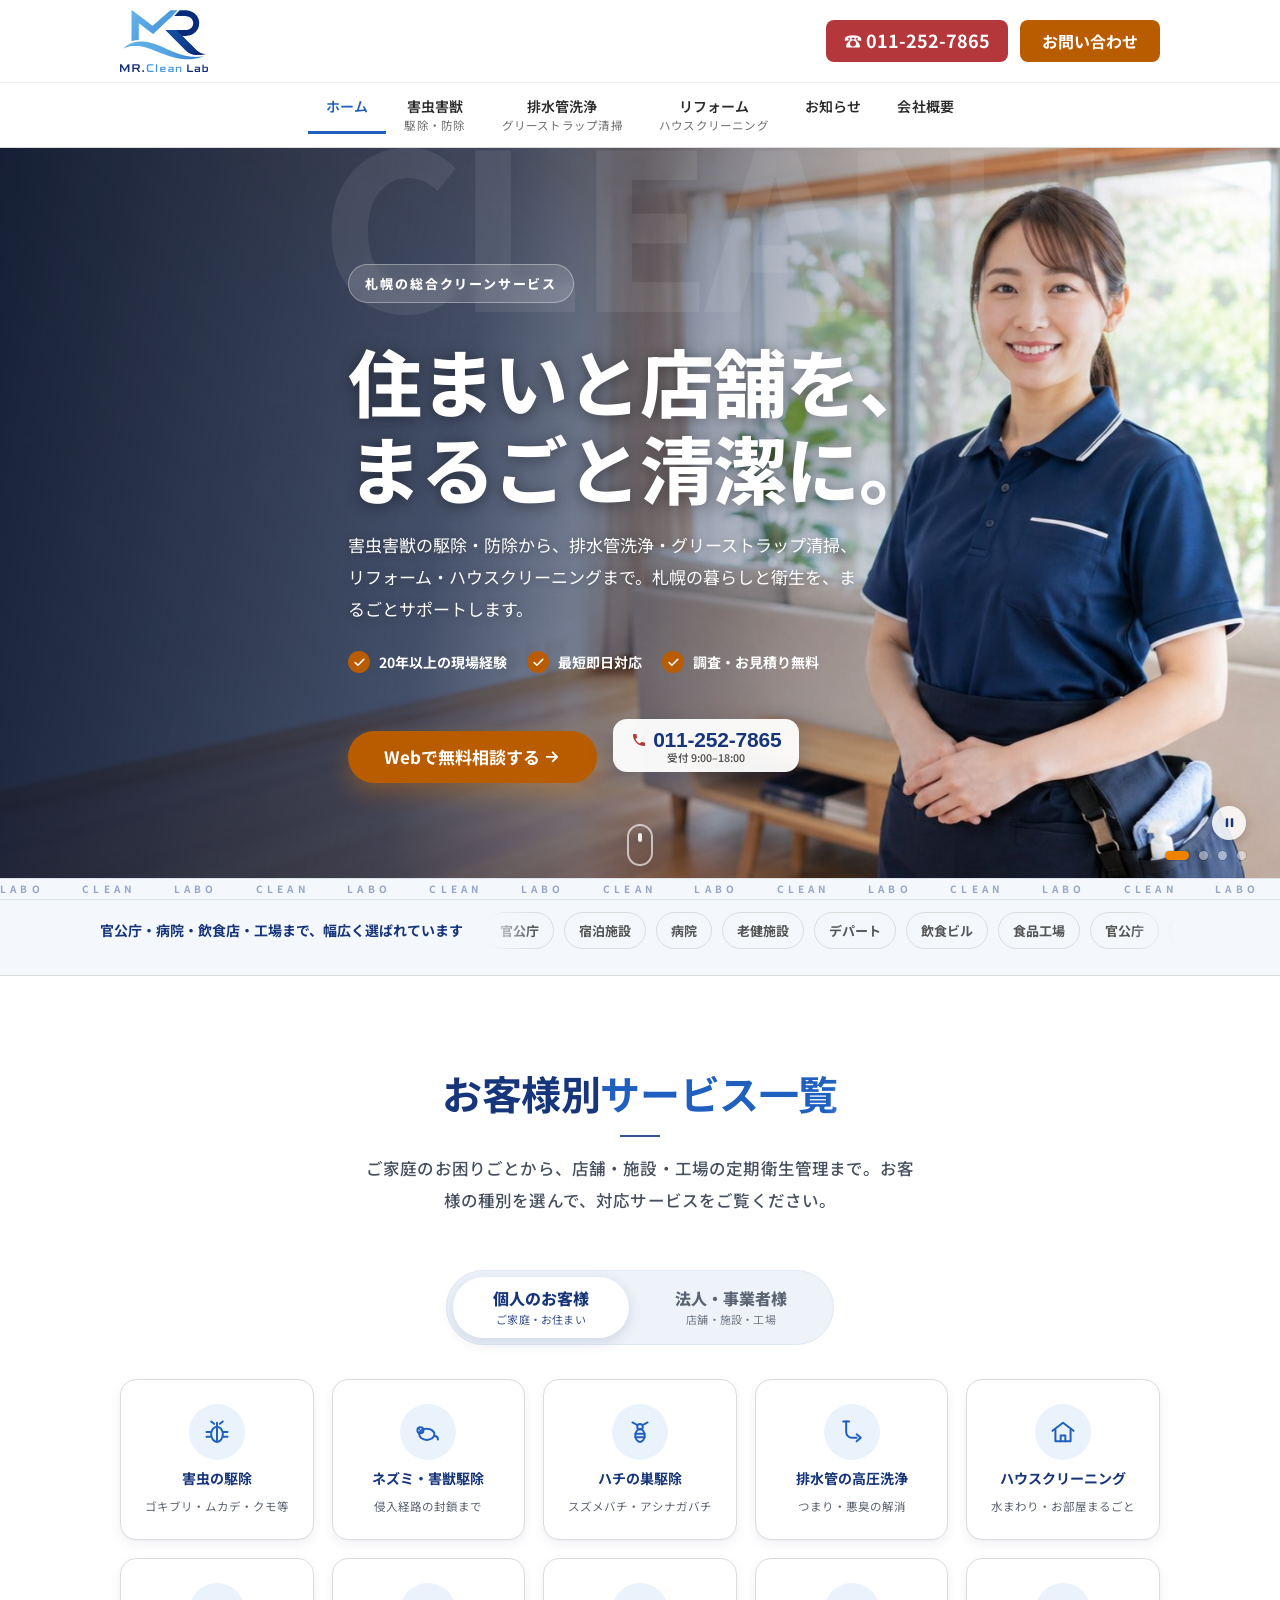
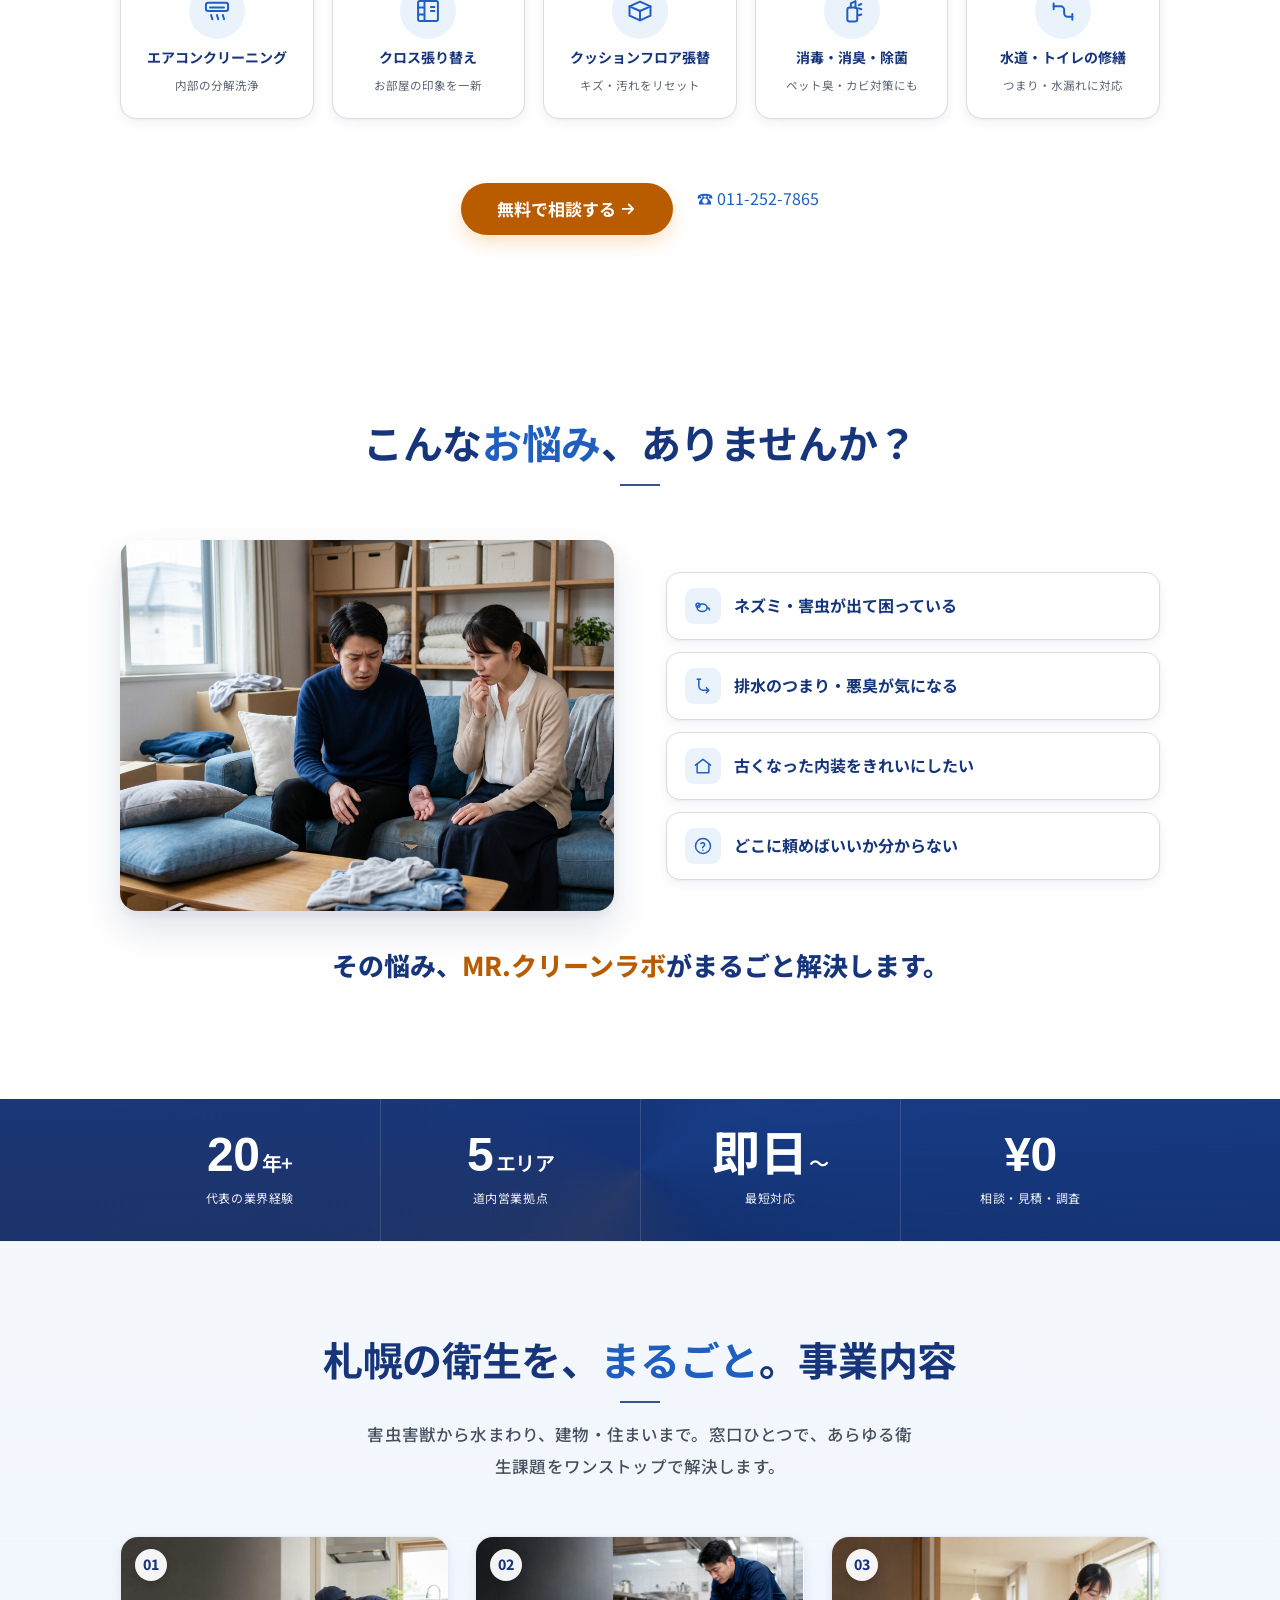
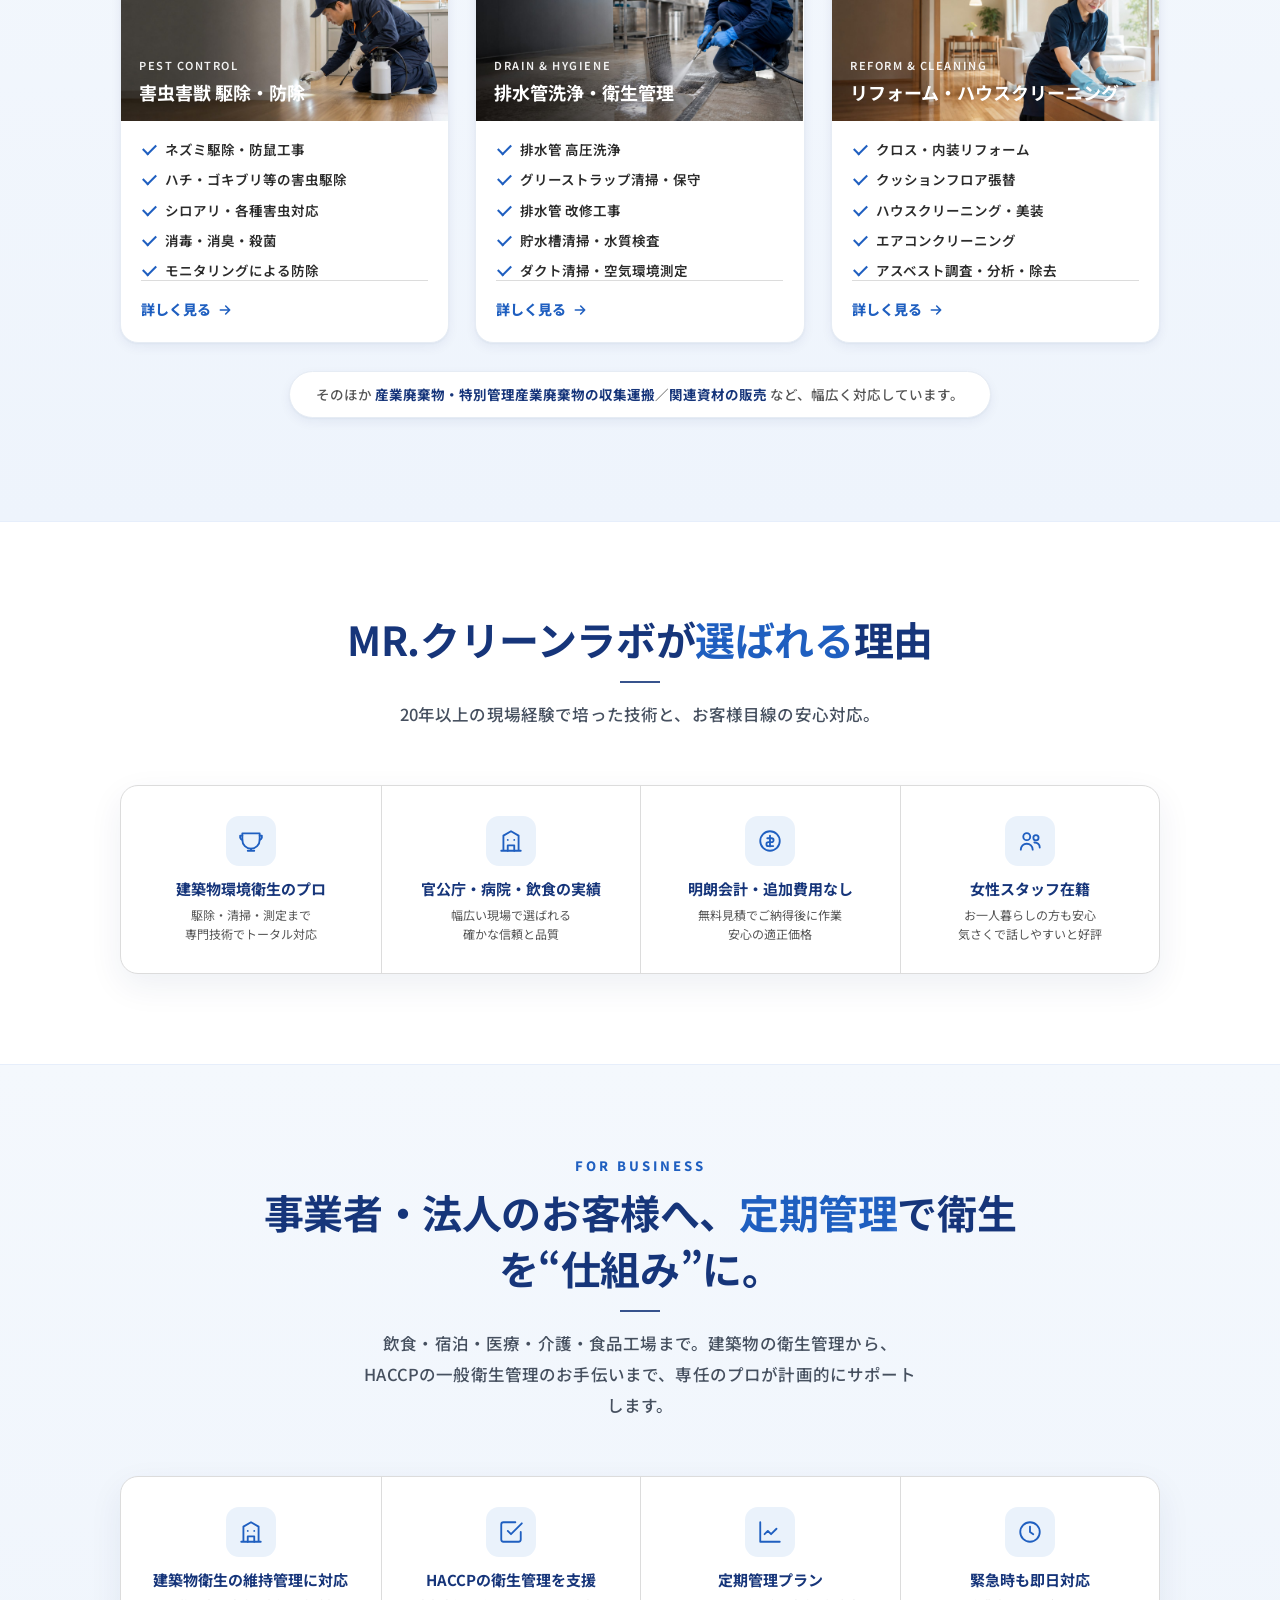
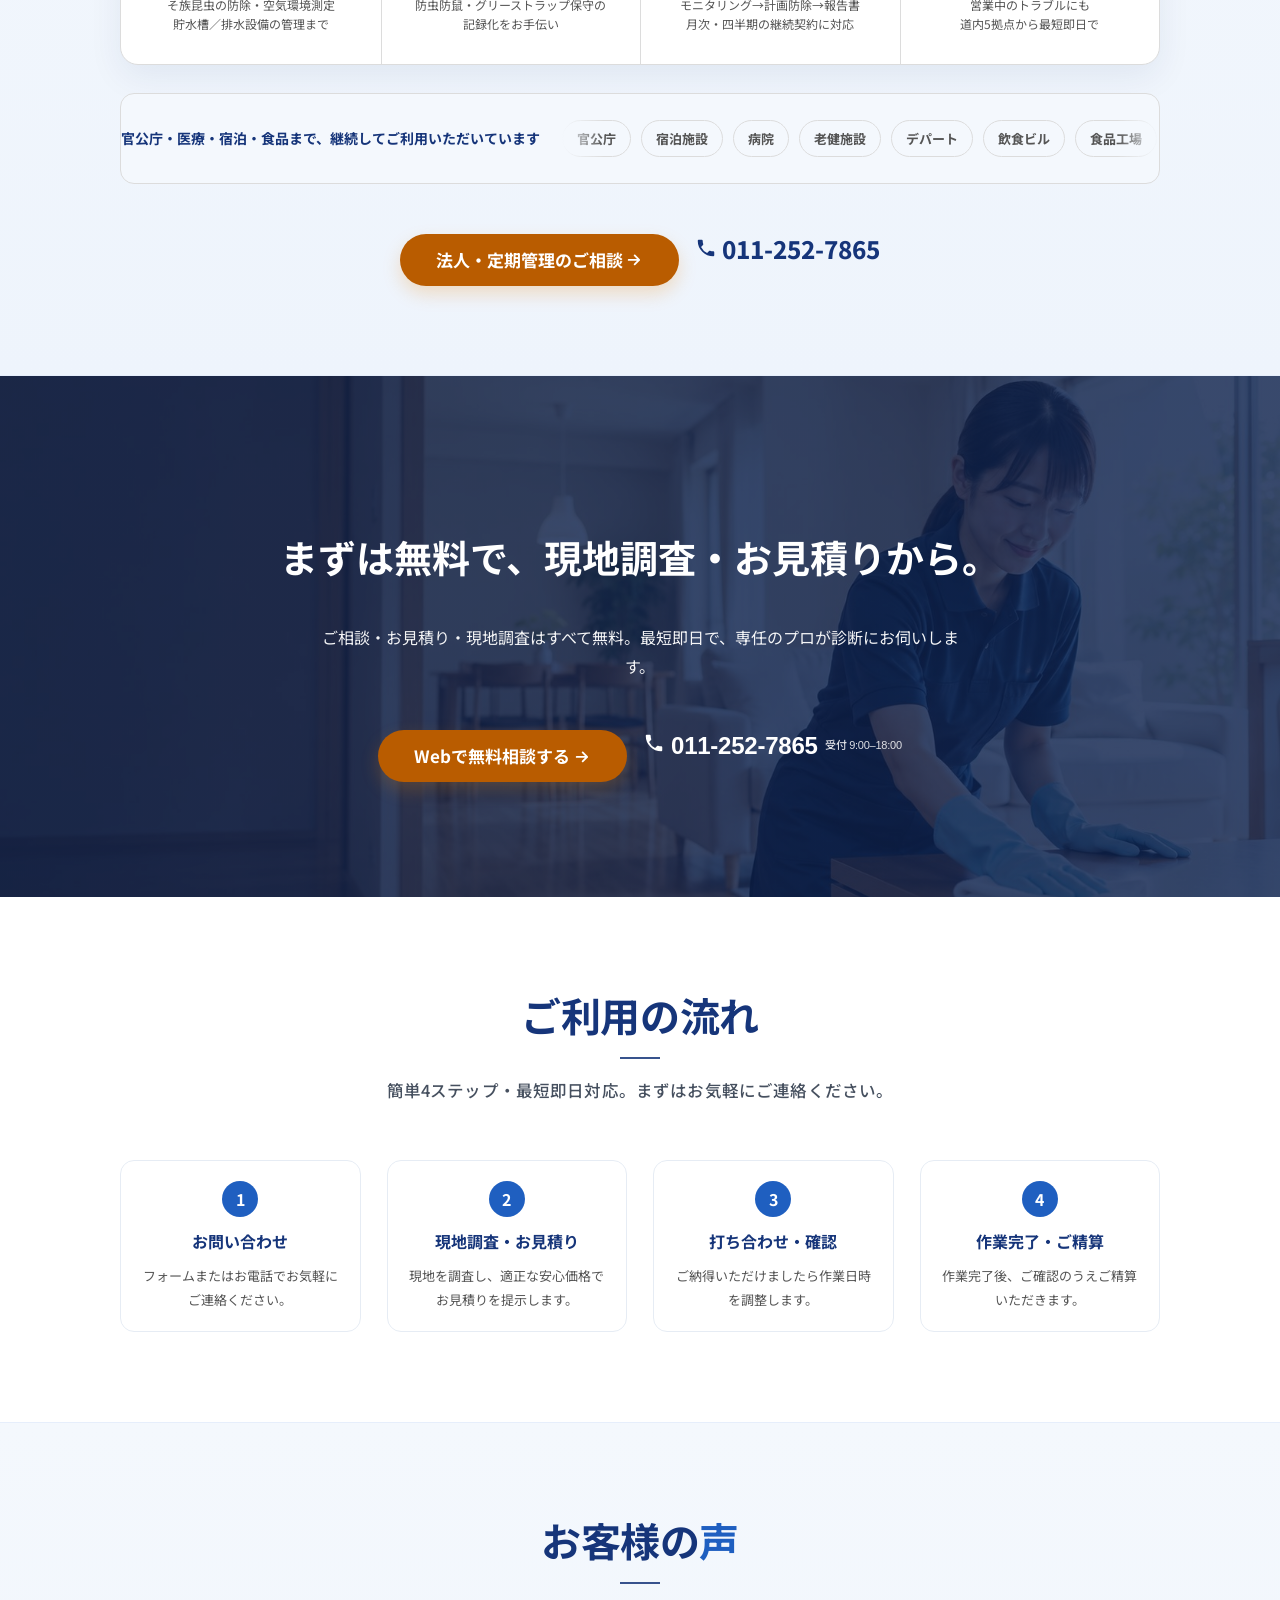
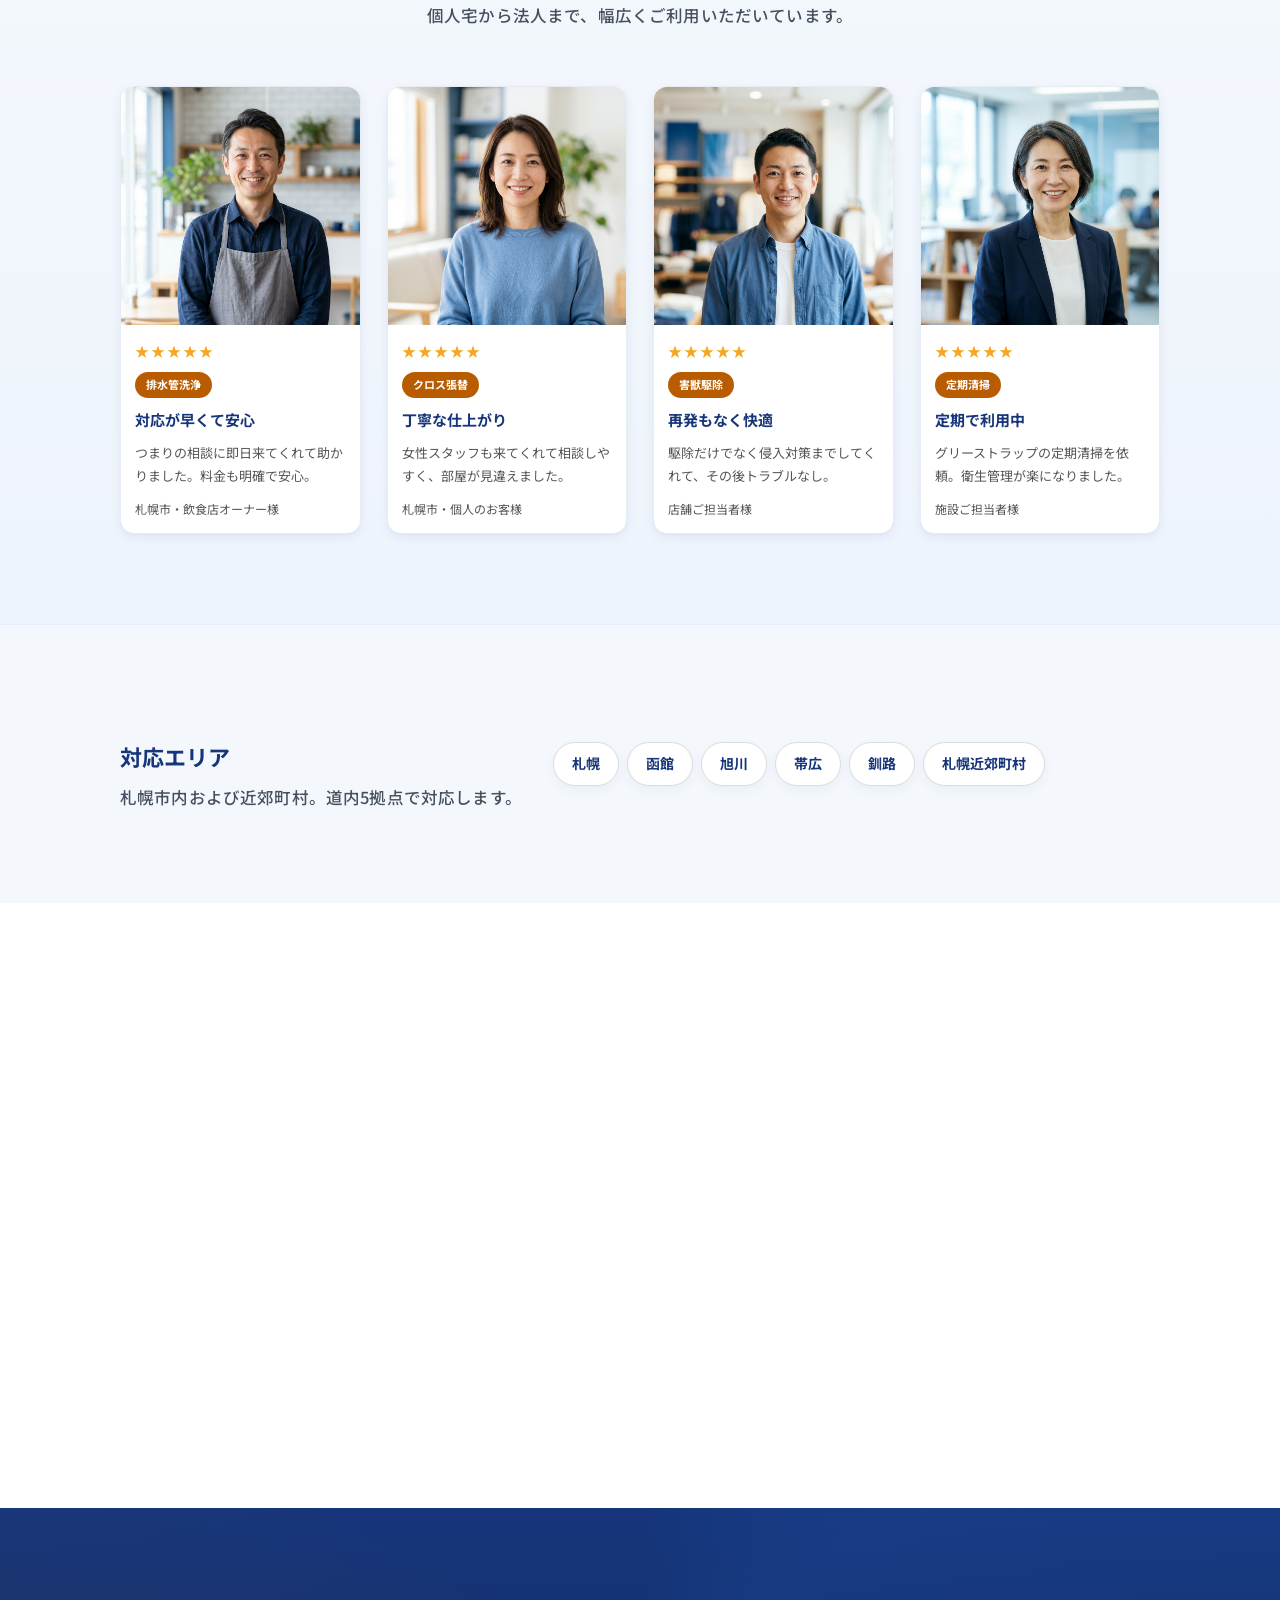
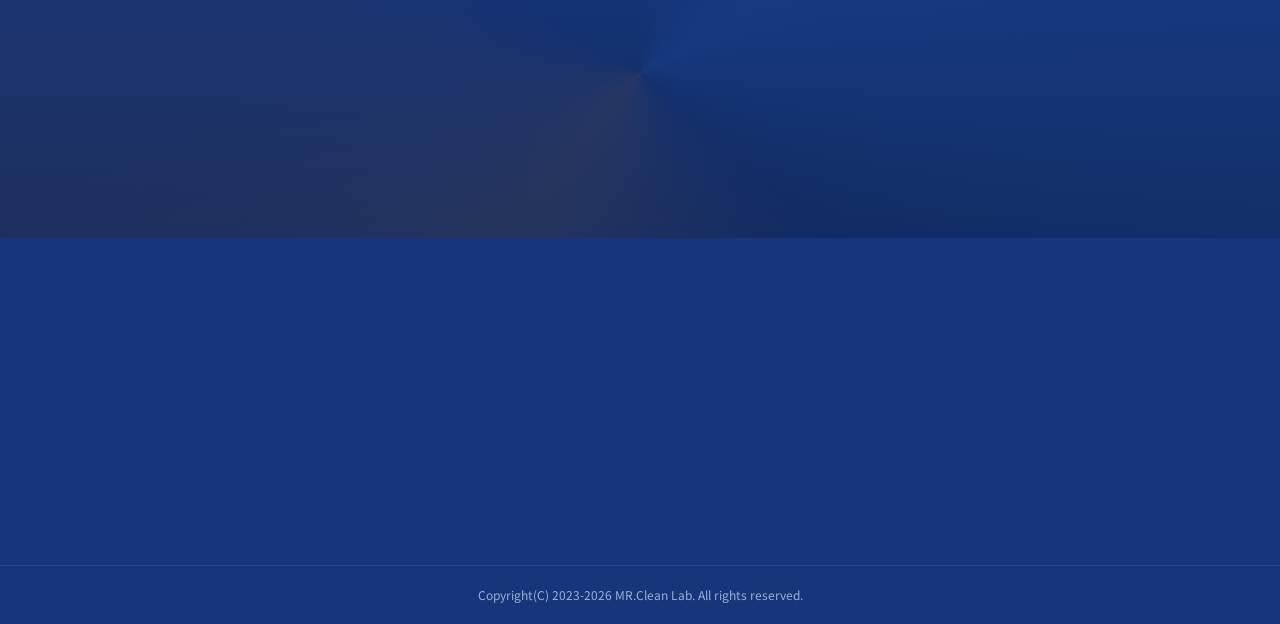
<file: index.html>
<!DOCTYPE html>
<html lang="ja">
<head>
  <meta charset="UTF-8">
  <meta name="viewport" content="width=device-width, initial-scale=1.0">
  <title>株式会社MR.クリーンラボ｜札幌の害虫害獣駆除・排水管洗浄・リフォーム・ハウスクリーニング</title>
  <meta name="description" content="札幌のMR.クリーンラボ。害虫害獣の駆除・防除、排水管洗浄・グリーストラップ清掃、リフォーム・ハウスクリーニングをワンストップ対応。20年以上の現場経験、相談・見積・現地調査は無料、最短即日対応。">
  <meta name="theme-color" content="#16357a">
  <link rel="icon" href="favicon.ico" sizes="48x48">
  <link rel="icon" href="images/logo-mark.svg?v=20260924a" type="image/svg+xml">
  <link rel="apple-touch-icon" href="apple-touch-icon.png">
  <meta property="og:type" content="website">
  <meta property="og:site_name" content="株式会社MR.クリーンラボ">
  <meta property="og:title" content="株式会社MR.クリーンラボ｜札幌の総合衛生・クリーンサービス">
  <meta property="og:description" content="害虫害獣駆除・排水管洗浄・リフォーム・ハウスクリーニングをワンストップで。20年以上の現場経験。相談・見積・現地調査は無料。">
  <meta property="og:url" content="https://playmark0227-svg.github.io/MR-creanLAB/">
  <meta property="og:image" content="https://playmark0227-svg.github.io/MR-creanLAB/images/ogp.jpg">
  <meta property="og:image:width" content="1200">
  <meta property="og:image:height" content="630">
  <meta property="og:image:alt" content="MR.Clean Lab｜住まいと店舗を、まるごと清潔に。">
  <meta name="twitter:image" content="https://playmark0227-svg.github.io/MR-creanLAB/images/ogp.jpg">
  <meta name="twitter:card" content="summary_large_image">
  <link rel="preload" as="image" href="images/cover-bg.jpg?v=1" fetchpriority="high">
  <script>document.documentElement.className+=' js';</script>
  <link rel="canonical" href="https://playmark0227-svg.github.io/MR-creanLAB/">
  <link rel="preconnect" href="https://fonts.googleapis.com">
  <link rel="preconnect" href="https://fonts.gstatic.com" crossorigin>
  <link rel="stylesheet" href="https://fonts.googleapis.com/css2?family=Noto+Sans+JP:wght@400;500;600;700;800&display=swap">
  <link rel="stylesheet" href="css/style.css?v=20260924b">
  <script type="application/ld+json">
  {"@context":"https://schema.org","@type":"LocalBusiness","name":"株式会社MR.クリーンラボ","image":"https://playmark0227-svg.github.io/MR-creanLAB/images/ogp.jpg","logo":"https://playmark0227-svg.github.io/MR-creanLAB/images/logo.png","url":"https://playmark0227-svg.github.io/MR-creanLAB/","telephone":"011-252-7865","address":{"@type":"PostalAddress","postalCode":"062-0035","addressRegion":"北海道","addressLocality":"札幌市豊平区","streetAddress":"西岡五条13丁目1番20号","addressCountry":"JP"},"areaServed":["札幌市","函館市","旭川市","帯広市","釧路市"],"openingHours":"Mo-Sa 09:00-18:00"}
  </script>
</head>
<body>
  <a class="skip-link" href="#main">本文へスキップ</a>

  <!-- ===== オープニング（ロゴ一筆書き → TOPへ） ===== -->
  <div class="opening" id="opening" aria-hidden="true">
    <div class="opening__stage">
      <svg class="opening__draw" viewBox="0 0 1000 706.7" preserveAspectRatio="xMidYMid meet" aria-hidden="true" focusable="false">
        <g fill="none" stroke="url(#opGrad)" stroke-width="2.4" stroke-linejoin="round" stroke-linecap="round">
          <path class="od" style="--d:0.10s;--t:0.70s" d="M134.8 357.3L130.8 356.7L131.4 -0.6L134.8 0.6L138.2 4.0L139.3 4.0L158.6 19.8L159.7 19.8L163.1 23.2L164.2 23.2L167.6 26.6L168.7 26.6L172.1 30.0L173.3 30.0L176.7 33.4L177.8 33.4L181.2 36.8L182.3 36.8L185.7 40.2L191.4 43.6L195.9 48.1L197.1 48.1L200.5 51.5L201.6 51.5L205.0 54.9L206.1 54.9L209.5 58.3L210.6 58.3L214.0 61.7L215.2 61.7L218.6 65.1L219.7 65.1L223.1 68.5L224.2 68.5L227.6 71.9L228.8 71.9L232.2 75.3L237.8 78.7L242.4 83.2L243.5 83.2L246.9 86.6L248.0 86.6L251.4 90.0L257.1 93.4L261.6 98.0L262.7 98.0L266.1 101.4L267.3 101.4L270.7 104.8L271.8 104.8L275.2 108.2L276.3 108.2L279.7 111.6L285.4 114.9L289.9 119.5L291.1 119.5L294.5 122.9L295.6 122.9L299.0 126.3L300.1 126.3L303.5 129.7L304.6 129.7L308.0 133.1L313.7 136.5L318.2 141.0L319.4 141.0L322.8 144.4L323.9 144.4L327.3 147.8L333.0 151.2L337.5 155.7L338.6 155.7L369.2 179.5L370.3 179.5L374.9 175.0L376.0 175.0L383.9 167.0L385.1 167.0L391.8 160.2L393.0 160.2L399.8 153.5L400.9 153.5L410.0 144.4L411.1 144.4L417.9 137.6L419.0 137.6L427.0 129.7L428.1 129.7L436.0 121.7L437.1 121.7L445.1 113.8L446.2 113.8L454.1 105.9L455.3 105.9L463.2 98.0L464.3 98.0L473.4 88.9L474.5 88.9L482.4 81.0L483.6 81.0L514.2 52.7L515.3 52.7L523.2 44.7L524.3 44.7L532.3 36.8L533.4 36.8L541.3 28.9L542.5 28.9L550.4 21.0L551.5 21.0L559.5 13.0L560.6 13.0L571.9 2.8L652.9 3.4L652.9 4.5L647.2 10.2L647.2 11.3L618.9 40.8L618.9 41.9L600.8 61.2L600.8 62.3L595.1 68.0L595.1 69.1L585.5 78.7L584.4 78.7L540.2 120.6L539.1 120.6L522.1 137.6L521.0 137.6L378.3 274.6L376.0 274.6L360.1 262.2L359.0 262.2L354.5 257.6L353.3 257.6L349.9 254.2L348.8 254.2L345.4 250.8L344.3 250.8L340.9 247.5L339.8 247.5L336.4 244.1L330.7 240.7L326.2 236.1L325.0 236.1L321.6 232.7L320.5 232.7L317.1 229.3L316.0 229.3L312.6 225.9L306.9 222.5L302.4 218.0L301.2 218.0L297.8 214.6L296.7 214.6L293.3 211.2L287.7 207.8L283.1 203.3L282.0 203.3L272.9 195.4L271.8 195.4L268.4 192.0L267.3 192.0L263.9 188.6L258.2 185.2L253.7 180.6L252.5 180.6L249.2 177.2L243.5 173.8L239.0 169.3L237.8 169.3L233.3 164.8L227.6 161.4L214.0 150.1L213.5 339.8L208.4 340.3L207.2 341.4L199.3 341.4L198.2 342.6L190.3 342.6L189.1 343.7L183.5 343.7L182.3 344.8L176.7 344.8L175.5 346.0L172.1 346.0L171.0 347.1L166.5 347.1L165.3 348.2L152.9 350.5L151.8 351.6L149.5 351.6L148.4 352.8L146.1 352.8L145.0 353.9L142.7 353.9L134.8 357.3Z"/>
          <path class="od" style="--d:0.62s;--t:0.72s" d="M917.3 513.6L870.9 513.6L869.8 512.5L860.7 512.5L859.6 511.3L852.8 511.3L851.6 510.2L846.0 510.2L844.8 509.1L834.7 507.9L833.5 506.8L830.1 506.8L825.6 504.5L822.2 504.5L821.1 503.4L808.6 500.0L799.5 495.5L797.3 495.5L783.7 488.7L781.4 486.4L778.0 485.3L775.8 483.0L767.8 478.5L764.4 475.1L763.3 475.1L528.3 240.1L528.3 239.0L524.9 236.7L524.9 235.6L520.4 231.0L521.0 229.3L748.6 229.3L749.7 228.2L756.5 228.2L757.6 227.1L763.3 227.1L764.4 225.9L772.4 224.8L775.8 222.5L781.4 221.4L792.8 215.7L795.0 213.5L799.5 211.2L804.1 206.7L805.2 206.7L818.2 192.5L827.3 175.5L828.4 168.7L829.6 167.6L829.6 164.2L830.7 163.1L830.7 156.3L831.8 155.2L830.7 135.9L829.6 134.8L829.6 131.4L828.4 130.2L826.2 121.2L818.2 106.5L805.2 92.3L804.1 92.3L792.8 83.2L772.4 74.2L769.0 74.2L767.8 73.0L764.4 73.0L763.3 71.9L758.8 71.9L757.6 70.8L749.7 70.8L748.6 69.6L616.6 69.1L677.2 2.8L752.0 2.8L753.1 4.0L763.3 4.0L764.4 5.1L770.1 5.1L771.2 6.2L781.4 7.4L782.6 8.5L790.5 9.6L791.6 10.8L804.1 14.2L807.5 16.4L815.4 18.7L822.2 22.1L824.5 24.3L830.1 26.6L832.4 28.9L843.7 35.7L848.2 40.2L849.4 40.2L868.1 58.9L868.1 60.0L872.6 64.6L872.6 65.7L879.4 74.7L882.8 82.7L885.1 84.9L885.1 87.2L889.6 95.1L889.6 97.4L890.7 98.5L890.7 100.8L891.8 101.9L891.8 104.2L895.2 112.1L896.4 121.2L897.5 122.3L897.5 128.0L898.6 129.1L898.6 138.2L899.8 139.3L899.8 159.7L898.6 160.8L897.5 177.8L896.4 178.9L896.4 182.3L895.2 183.5L895.2 186.9L894.1 188.0L894.1 191.4L893.0 192.5L890.7 201.6L887.3 207.2L887.3 209.5L882.8 218.6L880.5 220.8L879.4 224.2L877.1 226.5L872.6 234.4L869.2 237.8L869.2 239.0L849.4 258.8L848.2 258.8L843.7 263.3L842.6 263.3L830.1 272.4L806.3 283.7L804.1 283.7L796.1 287.1L792.8 287.1L788.2 289.4L784.8 289.4L783.7 290.5L780.3 290.5L779.2 291.6L773.5 291.6L772.4 292.8L766.7 292.8L765.6 293.9L756.5 293.9L755.4 295.0L706.1 295.6L708.9 298.4L710.1 298.4L716.3 304.6L716.3 305.8L718.0 306.3L733.3 321.6L733.3 322.8L736.1 325.6L737.3 325.6L750.3 338.6L750.3 339.8L754.2 343.7L755.4 343.7L755.9 345.4L757.6 346.0L758.2 347.7L765.6 355.0L766.7 355.0L767.3 356.7L772.4 361.8L773.5 361.8L779.7 368.1L779.7 369.2L790.5 380.0L791.6 380.0L875.4 463.8L876.6 463.8L884.5 470.6L885.6 470.6L898.1 479.6L918.5 489.8L920.7 489.8L924.1 492.1L926.4 492.1L927.5 493.2L929.8 493.2L937.7 496.6L941.1 496.6L942.2 497.7L945.6 497.7L946.8 498.9L951.3 498.9L952.4 500.0L957.0 500.0L958.1 501.1L963.8 501.1L964.9 502.3L970.0 502.8L969.4 504.5L966.0 504.5L964.9 505.7L961.5 505.7L960.4 506.8L955.8 506.8L954.7 507.9L951.3 507.9L950.2 509.1L937.7 510.2L936.6 511.3L929.8 511.3L928.7 512.5L918.5 512.5L917.3 513.6Z"/>
          <path class="od" style="--d:1.22s;--t:0.62s" d="M792.8 561.2L739.5 561.2L738.4 560.0L722.5 560.0L721.4 558.9L699.9 557.8L698.8 556.6L690.8 556.6L689.7 555.5L682.9 555.5L681.8 554.4L669.3 553.2L668.2 552.1L663.6 552.1L662.5 551.0L656.9 551.0L655.7 549.8L651.2 549.8L650.1 548.7L646.7 548.7L645.5 547.6L635.3 546.4L634.2 545.3L630.8 545.3L629.7 544.2L625.1 544.2L624.0 543.0L620.6 543.0L619.5 541.9L616.1 541.9L614.9 540.8L602.5 538.5L598.0 536.2L594.6 536.2L590.0 534.0L586.6 534.0L582.1 531.7L578.7 531.7L570.8 528.3L567.4 528.3L566.3 527.2L564.0 527.2L562.9 526.0L560.6 526.0L559.5 524.9L557.2 524.9L556.1 523.8L553.8 523.8L552.7 522.7L550.4 522.7L549.3 521.5L547.0 521.5L545.9 520.4L543.6 520.4L542.5 519.3L540.2 519.3L539.1 518.1L536.8 518.1L535.7 517.0L519.8 512.5L516.4 510.2L507.4 507.9L504.0 505.7L498.3 504.5L494.9 502.3L489.2 501.1L485.8 498.9L483.6 498.9L480.2 496.6L477.9 496.6L468.9 492.1L463.2 490.9L459.8 488.7L457.5 488.7L454.1 486.4L451.9 486.4L448.5 484.1L446.2 484.1L442.8 481.9L440.5 481.9L437.1 479.6L434.9 479.6L431.5 477.3L429.2 477.3L425.8 475.1L423.6 475.1L420.2 472.8L417.9 472.8L414.5 470.6L412.2 470.6L408.8 468.3L406.6 468.3L403.2 466.0L400.9 466.0L397.5 463.8L395.2 463.8L391.8 461.5L389.6 461.5L386.2 459.2L383.9 459.2L374.9 454.7L365.8 452.4L362.4 450.2L360.1 450.2L353.3 446.8L344.3 444.5L340.9 442.2L338.6 442.2L337.5 441.1L335.2 441.1L334.1 440.0L331.8 440.0L330.7 438.8L328.4 438.8L327.3 437.7L325.0 437.7L323.9 436.6L321.6 436.6L320.5 435.4L318.2 435.4L317.1 434.3L314.8 434.3L306.9 430.9L303.5 430.9L295.6 427.5L287.7 426.4L283.1 424.1L279.7 424.1L278.6 423.0L275.2 423.0L274.1 421.9L270.7 421.9L269.5 420.7L266.1 420.7L265.0 419.6L261.6 419.6L260.5 418.5L257.1 418.5L255.9 417.3L244.6 416.2L243.5 415.1L239.0 415.1L237.8 413.9L231.0 413.9L229.9 412.8L223.1 412.8L222.0 411.7L214.0 411.7L212.9 410.5L201.6 410.5L200.5 409.4L149.5 409.4L148.4 410.5L137.0 410.5L135.9 411.7L129.1 411.7L128.0 412.8L121.2 412.8L120.0 413.9L109.9 415.1L108.7 416.2L105.3 416.2L104.2 417.3L91.7 419.6L87.2 421.9L83.8 421.9L82.7 423.0L70.2 426.4L66.8 428.7L64.6 428.7L55.5 433.2L53.2 433.2L43.0 438.8L40.8 438.8L36.2 442.2L35.7 440.5L55.5 421.9L56.6 421.9L65.7 413.9L70.2 411.7L73.6 408.3L74.7 408.3L87.2 399.2L122.3 381.1L124.6 381.1L133.6 376.6L135.9 376.6L137.0 375.4L139.3 375.4L140.4 374.3L142.7 374.3L143.8 373.2L146.1 373.2L154.0 369.8L157.4 369.8L158.6 368.6L161.9 368.6L166.5 366.4L171.0 366.4L172.1 365.2L175.5 365.2L176.7 364.1L188.0 363.0L189.1 361.8L206.1 360.7L207.2 359.6L219.7 359.6L220.8 358.4L257.1 358.4L258.2 359.6L272.9 359.6L274.1 360.7L283.1 360.7L284.3 361.8L292.2 361.8L293.3 363.0L299.0 363.0L300.1 364.1L306.9 364.1L308.0 365.2L319.4 366.4L320.5 367.5L323.9 367.5L325.0 368.6L329.6 368.6L330.7 369.8L334.1 369.8L335.2 370.9L338.6 370.9L339.8 372.0L343.1 372.0L344.3 373.2L356.7 375.4L364.7 378.8L368.1 378.8L372.6 381.1L376.0 381.1L377.1 382.2L379.4 382.2L380.5 383.4L382.8 383.4L383.9 384.5L386.2 384.5L387.3 385.6L389.6 385.6L390.7 386.7L406.6 391.3L410.0 393.5L419.0 395.8L422.4 398.1L428.1 399.2L431.5 401.5L433.7 401.5L437.1 403.7L439.4 403.7L442.8 406.0L445.1 406.0L448.5 408.3L456.4 410.5L470.0 417.3L477.9 419.6L485.8 424.1L488.1 424.1L496.0 428.7L498.3 428.7L506.2 433.2L508.5 433.2L516.4 437.7L518.7 437.7L528.9 443.4L531.1 443.4L541.3 449.0L543.6 449.0L551.5 453.6L553.8 453.6L571.9 462.6L579.8 464.9L587.8 469.4L595.7 471.7L601.4 475.1L603.6 475.1L607.0 477.3L609.3 477.3L612.7 479.6L614.9 479.6L618.3 481.9L620.6 481.9L629.7 486.4L631.9 486.4L638.7 489.8L647.8 492.1L651.2 494.3L660.2 496.6L663.6 498.9L667.0 498.9L670.4 501.1L673.8 501.1L677.2 503.4L679.5 503.4L684.0 505.7L687.4 505.7L695.4 509.1L698.8 509.1L699.9 510.2L706.7 511.3L711.2 513.6L719.1 514.7L723.7 517.0L727.1 517.0L728.2 518.1L731.6 518.1L732.7 519.3L737.3 519.3L738.4 520.4L741.8 520.4L742.9 521.5L746.3 521.5L747.5 522.7L752.0 522.7L753.1 523.8L763.3 524.9L764.4 526.0L775.8 527.2L776.9 528.3L783.7 528.3L784.8 529.4L791.6 529.4L792.8 530.6L800.7 530.6L801.8 531.7L810.9 531.7L812.0 532.8L825.6 532.8L826.7 534.0L850.5 534.0L851.6 535.1L894.7 534.0L895.8 532.8L908.3 532.8L909.4 531.7L918.5 531.7L919.6 530.6L927.5 530.6L928.7 529.4L934.3 529.4L935.4 528.3L947.9 527.2L948.5 527.7L945.6 529.4L936.6 531.7L933.2 534.0L930.9 534.0L929.8 535.1L927.5 535.1L926.4 536.2L924.1 536.2L923.0 537.4L920.7 537.4L912.8 540.8L900.3 543.0L895.8 545.3L892.4 545.3L891.3 546.4L887.9 546.4L886.7 547.6L883.4 547.6L882.2 548.7L872.0 549.8L870.9 551.0L861.8 552.1L860.7 553.2L848.2 554.4L847.1 555.5L832.4 556.6L831.3 557.8L823.3 557.8L822.2 558.9L810.9 558.9L809.7 560.0L793.9 560.0L792.8 561.2Z"/>
          <path class="od" style="--d:1.72s;--t:0.42s" d="M105.3 706.1L88.9 705.5L88.3 646.1L84.4 653.5L79.8 659.1L77.6 664.8L75.3 667.0L70.8 676.1L68.5 678.4L67.4 681.8L65.1 684.0L64.0 687.4L61.7 689.7L56.1 701.0L53.8 703.3L53.8 704.4L52.1 705.0L49.3 698.8L44.7 693.1L37.9 679.5L30.0 668.2L27.7 662.5L25.5 660.2L24.3 656.9L22.1 654.6L17.0 645.0L16.4 704.4L14.7 706.1L0.0 706.1L-0.6 618.3L18.7 618.3L19.8 621.7L22.1 624.0L23.2 627.4L25.5 629.7L26.6 633.1L28.9 635.3L30.0 638.7L32.3 641.0L33.4 644.4L35.7 646.7L36.8 650.1L39.1 652.3L40.2 655.7L42.5 658.0L50.4 672.7L53.2 675.5L58.3 665.9L60.6 663.6L61.7 660.2L64.0 658.0L65.1 654.6L69.6 648.9L70.8 645.5L73.0 643.3L74.2 639.9L78.7 634.2L79.8 630.8L84.4 625.1L87.8 618.3L105.3 617.8L107.0 619.5L107.0 704.4L105.3 706.1Z"/>
          <path class="od" style="--d:1.75s;--t:0.42s" d="M226.5 706.1L209.5 706.1L206.7 703.3L203.3 696.5L193.1 681.8L192.0 678.4L186.9 672.1L185.7 673.3L183.5 673.3L182.3 672.1L181.2 673.3L157.4 673.3L156.9 705.5L139.9 705.5L140.4 617.8L206.1 617.8L207.2 618.9L212.9 620.0L221.4 627.4L223.7 631.9L223.7 635.3L224.8 636.5L224.8 653.5L223.7 654.6L223.7 659.1L221.4 663.6L216.3 668.7L211.8 671.0L208.4 671.0L206.7 672.7L214.6 684.0L215.7 687.4L227.1 703.3L226.5 706.1Z"/>
          <path class="od" style="--d:1.79s;--t:0.42s" d="M201.0 658.0L205.5 655.7L206.7 651.2L207.8 650.1L207.8 642.1L206.7 641.0L206.7 637.6L203.9 633.6L201.6 632.5L156.9 633.1L157.4 658.6L201.0 658.0Z"/>
          <path class="od" style="--d:1.82s;--t:0.42s" d="M267.3 706.1L259.3 706.1L253.1 698.8L253.1 693.1L258.2 686.9L260.5 686.9L261.6 685.7L266.1 685.7L270.7 688.0L274.6 694.2L273.5 701.0L267.3 706.1Z"/>
          <path class="od" style="--d:1.86s;--t:0.42s" d="M378.3 706.1L322.8 706.1L321.6 705.0L318.2 705.0L316.0 703.9L309.7 698.8L305.2 689.7L305.2 682.9L304.1 681.8L304.1 642.1L305.2 641.0L305.2 635.3L306.3 634.2L306.3 631.9L312.6 623.4L313.7 623.4L316.0 621.2L318.2 621.2L322.8 618.9L377.1 618.9L378.3 620.0L380.5 620.0L382.2 621.7L382.2 624.0L381.1 625.1L381.1 629.7L379.4 633.6L374.9 633.6L373.7 632.5L329.6 632.5L328.4 633.6L326.2 633.6L323.3 636.5L322.2 641.0L321.1 642.1L321.1 684.0L322.2 685.2L322.2 687.4L326.2 691.4L328.4 691.4L329.6 692.5L373.7 692.5L374.9 691.4L380.5 691.4L382.2 694.2L383.4 701.0L384.5 702.2L381.7 705.0L379.4 705.0L378.3 706.1Z"/>
          <path class="od" style="--d:1.90s;--t:0.42s" d="M422.4 706.1L407.1 705.5L407.7 618.9L423.0 619.5L422.4 706.1Z"/>
          <path class="od" style="--d:1.93s;--t:0.42s" d="M513.0 706.1L466.6 706.1L462.1 703.9L458.1 699.9L457.0 695.4L455.8 694.2L455.8 658.0L457.0 656.9L458.1 652.3L462.1 648.4L466.6 646.1L507.4 646.1L508.5 647.2L510.8 647.2L517.0 653.5L517.0 655.7L518.1 656.9L517.6 682.3L470.6 682.9L470.6 690.8L471.7 693.1L474.5 694.8L505.1 694.8L506.2 693.7L513.0 693.7L514.2 692.5L515.9 694.2L515.9 696.5L518.1 699.9L518.1 704.4L514.2 705.0L513.0 706.1Z"/>
          <path class="od" style="--d:1.97s;--t:0.42s" d="M503.4 670.4L503.4 660.2L501.7 658.6L489.2 658.6L488.1 657.4L481.3 657.4L480.2 658.6L472.3 658.6L470.6 661.4L471.1 671.0L503.4 670.4Z"/>
          <path class="od" style="--d:2.00s;--t:0.42s" d="M608.2 706.1L596.8 706.1L594.6 703.9L590.0 705.0L588.9 706.1L557.2 706.1L552.7 703.9L549.8 701.0L548.7 696.5L547.6 695.4L547.6 679.5L549.8 675.0L552.7 672.1L557.2 669.9L565.1 669.9L566.3 668.7L576.4 668.7L577.6 669.9L594.0 669.3L594.0 660.2L592.3 658.6L552.7 658.6L552.1 654.6L551.0 653.5L551.5 647.2L553.8 647.2L554.9 646.1L598.0 646.1L599.1 647.2L601.4 647.2L606.5 651.2L608.7 655.7L608.7 660.2L609.9 661.4L609.9 667.0L608.7 668.2L608.7 680.6L609.9 681.8L609.9 699.9L608.7 701.0L608.7 703.3L609.9 704.4L608.2 706.1Z"/>
          <path class="od" style="--d:2.04s;--t:0.42s" d="M591.7 694.2L594.0 693.1L593.4 680.1L586.6 680.1L585.5 681.2L579.8 681.2L578.7 680.1L567.4 680.1L566.3 681.2L564.0 681.2L562.3 682.9L562.3 692.0L565.1 694.8L591.7 694.2Z"/>
          <path class="od" style="--d:2.07s;--t:0.42s" d="M696.5 706.1L682.3 705.5L682.3 661.4L679.5 658.6L649.5 659.1L649.5 705.5L635.3 706.1L633.6 704.4L633.6 698.8L634.8 697.6L634.8 662.5L633.6 661.4L634.8 646.7L645.5 646.1L647.8 648.4L650.1 648.4L654.6 646.1L686.3 646.1L690.8 648.4L694.8 652.3L695.9 654.6L695.9 658.0L697.1 659.1L696.5 706.1Z"/>
          <path class="od" style="--d:2.10s;--t:0.42s" d="M831.3 706.1L763.9 705.5L764.4 622.3L779.2 622.3L780.9 624.0L779.7 626.3L779.7 692.0L829.0 692.5L830.7 696.5L830.7 699.9L831.8 701.0L831.3 706.1Z"/>
          <path class="od" style="--d:2.14s;--t:0.42s" d="M909.4 706.1L898.1 706.1L895.8 703.9L891.3 706.1L857.3 706.1L849.9 699.9L848.8 695.4L847.7 694.2L847.7 680.6L851.6 673.3L852.8 673.3L855.0 671.0L857.3 671.0L858.4 669.9L864.1 669.9L865.2 668.7L886.7 668.7L887.9 669.9L895.2 669.3L895.2 661.4L892.4 658.6L853.9 658.6L853.3 654.6L852.2 653.5L852.8 647.2L855.0 647.2L856.2 646.1L899.2 646.1L900.3 647.2L902.6 647.2L907.7 652.3L908.8 656.9L910.0 658.0L909.4 706.1Z"/>
          <path class="od" style="--d:2.17s;--t:0.42s" d="M891.8 694.2L895.2 693.1L894.7 681.2L865.2 681.2L863.5 682.9L864.1 693.7L866.4 693.7L867.5 694.8L891.8 694.2Z"/>
          <path class="od" style="--d:2.21s;--t:0.42s" d="M989.8 706.1L951.3 706.1L950.2 705.0L949.0 706.1L936.0 705.5L936.6 622.3L950.7 622.9L951.3 649.5L958.1 646.1L988.7 646.1L995.5 649.5L998.3 653.5L998.3 655.7L999.4 656.9L999.4 695.4L998.3 696.5L998.3 698.8L992.1 705.0L989.8 706.1Z"/>
          <path class="od" style="--d:2.25s;--t:0.42s" d="M960.9 694.2L981.9 693.7L984.7 690.8L984.7 661.4L981.9 658.6L952.4 658.6L950.7 660.2L950.7 692.0L952.4 693.7L955.8 693.7L957.0 694.8L960.9 694.2Z"/>
        </g>
        <defs><linearGradient id="opGrad" x1="0" y1="0" x2="1000" y2="707" gradientUnits="userSpaceOnUse"><stop offset="0" stop-color="#5FB0E8"/><stop offset="1" stop-color="#0E3480"/></linearGradient></defs>
      </svg>
      <img class="opening__logo" src="images/logo.svg?v=20260924a" alt="" width="1000" height="707" fetchpriority="high">
    </div>
    <button class="opening__skip" type="button" id="opening-skip">スキップ</button>
  </div>

  <!-- ===== ローディング画面 ===== -->
  <div class="preloader" id="preloader" role="status" aria-label="読み込み中">
    <div class="preloader__inner">
      <img class="preloader__logo" src="images/logo.svg?v=20260924a" alt="MR.Clean Lab" onerror="this.remove()">
      <div class="preloader__bar"><span></span></div>
    </div>
  </div>


  <!-- ===== ヘッダー（全ページ共通） ===== -->
  <header class="site-header">
    <div class="container header-top">
      <a class="logo" href="index.html">
        <img class="logo-img" src="images/logo.svg?v=20260924a" alt="MR.Clean Lab" onerror="this.closest('.logo').classList.add('no-img');this.remove()">
        <span class="logo-mark">MR</span>
        <span class="logo-text">MR.Clean Lab</span>
      </a>
      <div class="header-actions">
        <a class="tel-btn" href="tel:011-252-7865">&#9742; 011-252-7865</a>
        <a class="btn-contact" href="contact.html">お問い合わせ</a>
      </div>
    </div>
    <nav class="global-nav">
      <div class="container">
        <ul>
          <li class="is-current"><a href="index.html">ホーム</a></li>
          <li><a href="pest-control.html">害虫害獣<small>駆除・防除</small></a></li>
          <li><a href="drainage.html">排水管洗浄<small>グリーストラップ清掃</small></a></li>
          <li><a href="reform.html">リフォーム<small>ハウスクリーニング</small></a></li>
          <li><a href="news.html">お知らせ</a></li>
          <li><a href="company.html">会社概要</a></li>
        </ul>
      </div>
    </nav>
  </header>

  <main id="main">

  <!-- ===== 表紙（背景写真＋Webテキストのキービジュアル） ===== -->
  <section class="cover">
    <div class="cover__frame">
      <img class="cover__bg" src="images/cover-bg.jpg?v=1" alt="" onerror="this.remove()">
      <div class="cover__scrim"></div>
      <div class="container cover__inner">
        <p class="cover__eyebrow">札幌の総合クリーンサービス</p>
        <h1 class="cover__title">住まいと店舗を、<br>まるごと清潔に。</h1>
        <p class="cover__lead">害虫害獣の駆除・防除から、排水管洗浄・グリーストラップ清掃、リフォーム・ハウスクリーニングまで。札幌の暮らしと衛生を、まるごとサポートします。</p>
        <ul class="cover__trust">
          <li><span class="ck"><svg viewBox="0 0 24 24" fill="none" stroke="currentColor" stroke-width="3" stroke-linecap="round" stroke-linejoin="round"><path d="M20 6 9 17l-5-5"/></svg></span>20年以上の現場経験</li>
          <li><span class="ck"><svg viewBox="0 0 24 24" fill="none" stroke="currentColor" stroke-width="3" stroke-linecap="round" stroke-linejoin="round"><path d="M20 6 9 17l-5-5"/></svg></span>最短即日対応</li>
          <li><span class="ck"><svg viewBox="0 0 24 24" fill="none" stroke="currentColor" stroke-width="3" stroke-linecap="round" stroke-linejoin="round"><path d="M20 6 9 17l-5-5"/></svg></span>調査・お見積り無料</li>
        </ul>
        <div class="cover__actions">
          <a class="btn-cta cover-cta" href="contact.html">Webで無料相談する<svg viewBox="0 0 24 24" fill="none" stroke="currentColor" stroke-width="2.5" stroke-linecap="round" stroke-linejoin="round"><path d="M5 12h14M13 6l6 6-6 6"/></svg></a>
          <a class="cover-tel-o" href="tel:011-252-7865"><span class="n"><svg viewBox="0 0 24 24" fill="currentColor"><path d="M6.6 10.8a15 15 0 0 0 6.6 6.6l2.2-2.2c.3-.3.7-.4 1-.2 1.2.4 2.4.6 3.6.6.6 0 1 .4 1 1V20c0 .6-.4 1-1 1A17 17 0 0 1 3 4c0-.6.4-1 1-1h3.4c.6 0 1 .4 1 1 0 1.2.2 2.4.6 3.6.1.4 0 .8-.3 1Z"/></svg>011-252-7865</span><small>受付 9:00–18:00</small></a>
        </div>
      </div>
    </div>
  </section>

  <!-- ===== 信頼バー ===== -->
  <div class="trust-bar">
    <div class="container in">
      <p class="lead">官公庁・病院・飲食店・工場まで、幅広く選ばれています</p>
      <ul><li>官公庁</li><li>宿泊施設</li><li>病院</li><li>老健施設</li><li>デパート</li><li>飲食ビル</li><li>食品工場</li></ul>
    </div>
  </div>

  <!-- ===== サービス一覧（アイコン／個人・法人の切替） ===== -->
  <section class="section svc-list" id="services">
    <div class="container">
      <div class="sec-head">
        <h2 class="section-title">お客様別<span class="accent">サービス一覧</span></h2>
        <p class="section-lead">ご家庭のお困りごとから、店舗・施設・工場の定期衛生管理まで。お客様の種別を選んで、対応サービスをご覧ください。</p>
      </div>

      <div class="aud-tabs" role="tablist" aria-label="お客様の種別" aria-orientation="horizontal">
        <button class="aud-tab is-active" role="tab" id="tab-personal" aria-controls="panel-personal" aria-selected="true" type="button">
          <span class="aud-tab__m">個人のお客様</span><span class="aud-tab__s">ご家庭・お住まい</span>
        </button>
        <button class="aud-tab" role="tab" id="tab-corporate" aria-controls="panel-corporate" aria-selected="false" type="button">
          <span class="aud-tab__m">法人・事業者様</span><span class="aud-tab__s">店舗・施設・工場</span>
        </button>
      </div>

      <div class="aud-panel" id="panel-personal" role="tabpanel" aria-labelledby="tab-personal" data-label="個人のお客様向けサービス">
        <div class="svc-ic-grid">
          <a class="svc-ic" href="pest-control.html">
            <span class="svc-ic__i" aria-hidden="true"><svg viewBox="0 0 24 24" fill="none" stroke="currentColor" stroke-width="1.7" stroke-linecap="round" stroke-linejoin="round"><ellipse cx="12" cy="14" rx="5" ry="6.5"/><path d="M12 7.5V4M9.5 5 7 3M14.5 5 17 3M7 12H3M7 16H3M17 12h4M17 16h4M12 9v10"/></svg></span>
            <span class="svc-ic__t">害虫の駆除</span>
            <span class="svc-ic__d">ゴキブリ・ムカデ・クモ等</span>
          </a>
          <a class="svc-ic" href="pest-control.html">
            <span class="svc-ic__i" aria-hidden="true"><svg viewBox="0 0 24 24" fill="none" stroke="currentColor" stroke-width="1.7" stroke-linecap="round" stroke-linejoin="round"><ellipse cx="11" cy="14" rx="6.5" ry="4.8"/><circle cx="5.5" cy="10.5" r="2.6"/><circle cx="4.6" cy="9.8" r=".7" fill="currentColor" stroke="none"/><path d="M17.5 15.5c2 0 3 1.4 3 3"/></svg></span>
            <span class="svc-ic__t">ネズミ・害獣駆除</span>
            <span class="svc-ic__d">侵入経路の封鎖まで</span>
          </a>
          <a class="svc-ic" href="pest-control.html">
            <span class="svc-ic__i" aria-hidden="true"><svg viewBox="0 0 24 24" fill="none" stroke="currentColor" stroke-width="1.7" stroke-linecap="round" stroke-linejoin="round"><ellipse cx="12" cy="15" rx="4" ry="5.5"/><path d="M8 13.5h8M8 16.5h8"/><circle cx="12" cy="7.5" r="2.4"/><path d="M9.6 6 5.5 3.8M14.4 6l4.1-2.2"/></svg></span>
            <span class="svc-ic__t">ハチの巣駆除</span>
            <span class="svc-ic__d">スズメバチ・アシナガバチ</span>
          </a>
          <a class="svc-ic" href="drainage.html">
            <span class="svc-ic__i" aria-hidden="true"><svg viewBox="0 0 24 24" fill="none" stroke="currentColor" stroke-width="1.7" stroke-linecap="round" stroke-linejoin="round"><path d="M7 3v9a5 5 0 0 0 5 5h4"/><path d="M4.5 3h5M16 14l3.5 3-3.5 3"/></svg></span>
            <span class="svc-ic__t">排水管の高圧洗浄</span>
            <span class="svc-ic__d">つまり・悪臭の解消</span>
          </a>
          <a class="svc-ic" href="reform.html">
            <span class="svc-ic__i" aria-hidden="true"><svg viewBox="0 0 24 24" fill="none" stroke="currentColor" stroke-width="1.7" stroke-linecap="round" stroke-linejoin="round"><path d="M3 11l9-7 9 7"/><path d="M5.5 10v10h13V10"/><path d="M10 20v-5h4v5"/></svg></span>
            <span class="svc-ic__t">ハウスクリーニング</span>
            <span class="svc-ic__d">水まわり・お部屋まるごと</span>
          </a>
          <a class="svc-ic" href="reform.html">
            <span class="svc-ic__i" aria-hidden="true"><svg viewBox="0 0 24 24" fill="none" stroke="currentColor" stroke-width="1.7" stroke-linecap="round" stroke-linejoin="round"><rect x="2.5" y="5" width="19" height="7" rx="2"/><path d="M6 9h12M7 15.5c0 1.5 1 2 1 3.5M12 15.5c0 1.5 1 2 1 3.5M17 15.5c0 1.5 1 2 1 3.5"/></svg></span>
            <span class="svc-ic__t">エアコンクリーニング</span>
            <span class="svc-ic__d">内部の分解洗浄</span>
          </a>
          <a class="svc-ic" href="reform.html">
            <span class="svc-ic__i" aria-hidden="true"><svg viewBox="0 0 24 24" fill="none" stroke="currentColor" stroke-width="1.7" stroke-linecap="round" stroke-linejoin="round"><rect x="3.5" y="3.5" width="17" height="17" rx="1.5"/><path d="M9 3.5v17M3.5 9h5.5M3.5 15h5.5M14.5 8.5h3M14.5 12h3"/></svg></span>
            <span class="svc-ic__t">クロス張り替え</span>
            <span class="svc-ic__d">お部屋の印象を一新</span>
          </a>
          <a class="svc-ic" href="reform.html">
            <span class="svc-ic__i" aria-hidden="true"><svg viewBox="0 0 24 24" fill="none" stroke="currentColor" stroke-width="1.7" stroke-linecap="round" stroke-linejoin="round"><path d="M3 8l9-4 9 4-9 4Z"/><path d="M3 8v8l9 4 9-4V8"/><path d="M12 12v8"/></svg></span>
            <span class="svc-ic__t">クッションフロア張替</span>
            <span class="svc-ic__d">キズ・汚れをリセット</span>
          </a>
          <a class="svc-ic" href="reform.html">
            <span class="svc-ic__i" aria-hidden="true"><svg viewBox="0 0 24 24" fill="none" stroke="currentColor" stroke-width="1.7" stroke-linecap="round" stroke-linejoin="round"><rect x="8" y="9" width="8.5" height="12" rx="2"/><path d="M11 9V5.5l4-2v6M20 6l-2.2 1M20 10.5l-2.2-.8M20 15l-2.2.6"/></svg></span>
            <span class="svc-ic__t">消毒・消臭・除菌</span>
            <span class="svc-ic__d">ペット臭・カビ対策にも</span>
          </a>
          <a class="svc-ic" href="drainage.html">
            <span class="svc-ic__i" aria-hidden="true"><svg viewBox="0 0 24 24" fill="none" stroke="currentColor" stroke-width="1.7" stroke-linecap="round" stroke-linejoin="round"><path d="M4 8h6a3 3 0 0 1 3 3v3a3 3 0 0 0 3 3h4"/><path d="M4 5.5v5M20 14.5v5"/></svg></span>
            <span class="svc-ic__t">水道・トイレの修繕</span>
            <span class="svc-ic__d">つまり・水漏れに対応</span>
          </a>
        </div>
      </div>

      <div class="aud-panel" id="panel-corporate" role="tabpanel" aria-labelledby="tab-corporate" data-label="法人・事業者様向けサービス" hidden>
        <div class="svc-ic-grid">
          <a class="svc-ic" href="drainage.html">
            <span class="svc-ic__i" aria-hidden="true"><svg viewBox="0 0 24 24" fill="none" stroke="currentColor" stroke-width="1.7" stroke-linecap="round" stroke-linejoin="round"><rect x="4" y="3" width="10" height="18" rx="1"/><path d="M14 9h6v12h-6M7 7h4M7 11h4M7 15h4M17 13h1M17 17h1"/></svg></span>
            <span class="svc-ic__t">建築物環境衛生管理</span>
            <span class="svc-ic__d">衛生管理をワンストップで</span>
          </a>
          <a class="svc-ic" href="pest-control.html">
            <span class="svc-ic__i" aria-hidden="true"><svg viewBox="0 0 24 24" fill="none" stroke="currentColor" stroke-width="1.7" stroke-linecap="round" stroke-linejoin="round"><path d="M3 17l4.5-5 3.5 3L15 9l6 5"/><path d="M3 21h18M3 3v18"/></svg></span>
            <span class="svc-ic__t">防除（モニタリング）</span>
            <span class="svc-ic__d">発生状況を把握し計画防除</span>
          </a>
          <a class="svc-ic" href="drainage.html">
            <span class="svc-ic__i" aria-hidden="true"><svg viewBox="0 0 24 24" fill="none" stroke="currentColor" stroke-width="1.7" stroke-linecap="round" stroke-linejoin="round"><rect x="3" y="7" width="18" height="12" rx="2"/><path d="M3 11h18M9 7v12M15 7v12"/></svg></span>
            <span class="svc-ic__t">グリーストラップ清掃</span>
            <span class="svc-ic__d">飲食店・施設の定期保守</span>
          </a>
          <a class="svc-ic" href="drainage.html">
            <span class="svc-ic__i" aria-hidden="true"><svg viewBox="0 0 24 24" fill="none" stroke="currentColor" stroke-width="1.7" stroke-linecap="round" stroke-linejoin="round"><path d="M12 3s5 5.4 5 9a5 5 0 0 1-10 0c0-3.6 5-9 5-9Z"/><path d="M9.5 13.5a2.5 2.5 0 0 0 2.5 2.5"/></svg></span>
            <span class="svc-ic__t">貯水槽（受水槽）清掃</span>
            <span class="svc-ic__d">水質検査もあわせて</span>
          </a>
          <a class="svc-ic" href="drainage.html">
            <span class="svc-ic__i" aria-hidden="true"><svg viewBox="0 0 24 24" fill="none" stroke="currentColor" stroke-width="1.7" stroke-linecap="round" stroke-linejoin="round"><rect x="2.5" y="8" width="19" height="8" rx="1.5"/><path d="M7 8v8M12 8v8M17 8v8"/></svg></span>
            <span class="svc-ic__t">ダクト清掃</span>
            <span class="svc-ic__d">空気環境測定に対応</span>
          </a>
          <a class="svc-ic" href="reform.html">
            <span class="svc-ic__i" aria-hidden="true"><svg viewBox="0 0 24 24" fill="none" stroke="currentColor" stroke-width="1.7" stroke-linecap="round" stroke-linejoin="round"><path d="M14.5 3.5 20.5 9.5 9 21H3v-6Z"/><path d="M12 6l6 6"/></svg></span>
            <span class="svc-ic__t">定期清掃・美装</span>
            <span class="svc-ic__d">オフィス・店舗・共用部</span>
          </a>
          <a class="svc-ic" href="reform.html">
            <span class="svc-ic__i" aria-hidden="true"><svg viewBox="0 0 24 24" fill="none" stroke="currentColor" stroke-width="1.7" stroke-linecap="round" stroke-linejoin="round"><path d="M12 3.5 21 19H3Z"/><path d="M12 10v4M12 16.5h.01"/></svg></span>
            <span class="svc-ic__t">アスベスト調査・除去</span>
            <span class="svc-ic__d">調査・分析・除去に対応</span>
          </a>
          <a class="svc-ic" href="company.html">
            <span class="svc-ic__i" aria-hidden="true"><svg viewBox="0 0 24 24" fill="none" stroke="currentColor" stroke-width="1.7" stroke-linecap="round" stroke-linejoin="round"><path d="M4 7h16M9 7V4.5h6V7M6.5 7l1 13h9l1-13"/><path d="M10.5 11v6M13.5 11v6"/></svg></span>
            <span class="svc-ic__t">産業廃棄物 収集運搬</span>
            <span class="svc-ic__d">特別管理産業廃棄物も</span>
          </a>
        </div>
        <p class="svc-list__note">定期管理・複数拠点のご相談も承ります。ご要望に合わせて年間プランをご提案します。</p>
      </div>

      <div class="svc-list__cta">
        <a class="btn-cta" href="contact.html">無料で相談する<svg viewBox="0 0 24 24" fill="none" stroke="currentColor" stroke-width="2.5" stroke-linecap="round" stroke-linejoin="round" aria-hidden="true"><path d="M5 12h14M13 6l6 6-6 6"/></svg></a>
        <a class="tel-inline" href="tel:011-252-7865">&#9742; 011-252-7865</a>
      </div>
    </div>
  </section>

  <!-- ===== お悩み ===== -->
  <section class="section">
    <div class="container">
      <div class="sec-head">
        <h2 class="section-title">こんな<span class="accent">お悩み</span>、ありませんか？</h2>
      </div>
      <div class="lp-split reveal">
        <div class="media"><img src="images/trouble.jpg" alt="住まいや店舗のお困りごと" loading="lazy"></div>
        <ul class="problem-list">
          <li><span class="ic"><svg viewBox="0 0 24 24" fill="none" stroke="currentColor" stroke-width="1.8" stroke-linecap="round" stroke-linejoin="round"><ellipse cx="11" cy="14" rx="6" ry="4.5"/><circle cx="6" cy="11" r="2.4"/><path d="M17 14c1.8 0 2.8 1.3 2.8 2.8"/></svg></span>ネズミ・害虫が出て困っている</li>
          <li><span class="ic"><svg viewBox="0 0 24 24" fill="none" stroke="currentColor" stroke-width="1.8" stroke-linecap="round" stroke-linejoin="round"><path d="M7 4v8a5 5 0 0 0 5 5h6"/><path d="M5 4h4M16 14l3 3-3 3"/></svg></span>排水のつまり・悪臭が気になる</li>
          <li><span class="ic"><svg viewBox="0 0 24 24" fill="none" stroke="currentColor" stroke-width="1.8" stroke-linecap="round" stroke-linejoin="round"><path d="M3 11l9-7 9 7"/><path d="M5 10v10h14V10"/></svg></span>古くなった内装をきれいにしたい</li>
          <li><span class="ic"><svg viewBox="0 0 24 24" fill="none" stroke="currentColor" stroke-width="1.8" stroke-linecap="round" stroke-linejoin="round"><circle cx="12" cy="12" r="9"/><path d="M9.5 9a2.5 2.5 0 0 1 4.5 1.5c0 1.7-2.5 2-2.5 3.5M12 17h.01"/></svg></span>どこに頼めばいいか分からない</li>
        </ul>
      </div>
      <p class="problem-cap reveal">その悩み、<span class="accent">MR.クリーンラボ</span>がまるごと解決します。</p>
    </div>
  </section>

  <!-- ===== 数字 ===== -->
  <section class="stats">
    <div class="container">
      <div class="grid">
        <div class="item"><div class="n">20<small>年+</small></div><div class="l">代表の業界経験</div></div>
        <div class="item"><div class="n">5<small>エリア</small></div><div class="l">道内営業拠点</div></div>
        <div class="item"><div class="n">即日<small>〜</small></div><div class="l">最短対応</div></div>
        <div class="item"><div class="n">¥0</div><div class="l">相談・見積・調査</div></div>
      </div>
    </div>
  </section>

  <!-- ===== サービス ===== -->
  <section class="section alt">
    <div class="container">
      <div class="sec-head">
        <h2 class="section-title">札幌の衛生を、<span class="accent">まるごと</span>。事業内容</h2>
        <p class="section-lead">害虫害獣から水まわり、建物・住まいまで。窓口ひとつで、あらゆる衛生課題をワンストップで解決します。</p>
      </div>
      <div class="svc-over">
        <a class="svc-o reveal" href="pest-control.html">
          <div class="svc-o__media">
            <span class="svc-o__num">01</span>
            <img src="images/hero-pest.jpg?v=20260830f" alt="害虫害獣 駆除・防除" loading="lazy">
            <div class="svc-o__head"><div class="svc-o__en">PEST CONTROL</div><div class="svc-o__title">害虫害獣 駆除・防除</div></div>
          </div>
          <div class="svc-o__body">
            <ul class="svc-o__list">
              <li>ネズミ駆除・防鼠工事</li>
              <li>ハチ・ゴキブリ等の害虫駆除</li>
              <li>シロアリ・各種害虫対応</li>
              <li>消毒・消臭・殺菌</li>
              <li>モニタリングによる防除</li>
            </ul>
            <span class="svc-o__more">詳しく見る<svg viewBox="0 0 24 24" fill="none" stroke="currentColor" stroke-width="2.4" stroke-linecap="round" stroke-linejoin="round"><path d="M5 12h14M13 6l6 6-6 6"/></svg></span>
          </div>
        </a>
        <a class="svc-o reveal d1" href="drainage.html">
          <div class="svc-o__media">
            <span class="svc-o__num">02</span>
            <img src="images/hero-drain.jpg?v=20260830f" alt="排水管洗浄・衛生管理" loading="lazy">
            <div class="svc-o__head"><div class="svc-o__en">DRAIN &amp; HYGIENE</div><div class="svc-o__title">排水管洗浄・衛生管理</div></div>
          </div>
          <div class="svc-o__body">
            <ul class="svc-o__list">
              <li>排水管 高圧洗浄</li>
              <li>グリーストラップ清掃・保守</li>
              <li>排水管 改修工事</li>
              <li>貯水槽清掃・水質検査</li>
              <li>ダクト清掃・空気環境測定</li>
            </ul>
            <span class="svc-o__more">詳しく見る<svg viewBox="0 0 24 24" fill="none" stroke="currentColor" stroke-width="2.4" stroke-linecap="round" stroke-linejoin="round"><path d="M5 12h14M13 6l6 6-6 6"/></svg></span>
          </div>
        </a>
        <a class="svc-o reveal d2" href="reform.html">
          <div class="svc-o__media">
            <span class="svc-o__num">03</span>
            <img src="images/hero-reform.jpg?v=20260830f" alt="リフォーム・ハウスクリーニング" loading="lazy">
            <div class="svc-o__head"><div class="svc-o__en">REFORM &amp; CLEANING</div><div class="svc-o__title">リフォーム・ハウスクリーニング</div></div>
          </div>
          <div class="svc-o__body">
            <ul class="svc-o__list">
              <li>クロス・内装リフォーム</li>
              <li>クッションフロア張替</li>
              <li>ハウスクリーニング・美装</li>
              <li>エアコンクリーニング</li>
              <li>アスベスト調査・分析・除去</li>
            </ul>
            <span class="svc-o__more">詳しく見る<svg viewBox="0 0 24 24" fill="none" stroke="currentColor" stroke-width="2.4" stroke-linecap="round" stroke-linejoin="round"><path d="M5 12h14M13 6l6 6-6 6"/></svg></span>
          </div>
        </a>
      </div>
      <p class="svc-over-note">そのほか <b>産業廃棄物・特別管理産業廃棄物の収集運搬</b>／<b>関連資材の販売</b> など、幅広く対応しています。</p>
    </div>
  </section>

  <!-- ===== 選ばれる理由（強み） ===== -->
  <section class="section">
    <div class="container">
      <div class="sec-head">
        <h2 class="section-title">MR.クリーンラボが<span class="accent">選ばれる</span>理由</h2>
        <p class="section-lead">20年以上の現場経験で培った技術と、お客様目線の安心対応。</p>
      </div>
      <div class="creds reveal">
        <div class="cred">
          <div class="ic"><svg viewBox="0 0 24 24" fill="none" stroke="currentColor" stroke-width="1.7" stroke-linecap="round" stroke-linejoin="round"><path d="M4 5h16v6a8 8 0 0 1-16 0Z"/><path d="M9 21h6M12 19v2M4 7H2v2a3 3 0 0 0 2 2M20 7h2v2a3 3 0 0 1-2 2"/></svg></div>
          <div class="t">建築物環境衛生のプロ</div>
          <div class="d">駆除・清掃・測定まで<br>専門技術でトータル対応</div>
        </div>
        <div class="cred">
          <div class="ic"><svg viewBox="0 0 24 24" fill="none" stroke="currentColor" stroke-width="1.7" stroke-linecap="round" stroke-linejoin="round"><path d="M3 21h18M5 21V7l7-4 7 4v14"/><path d="M9 21v-5h6v5M9 11h.01M15 11h.01"/></svg></div>
          <div class="t">官公庁・病院・飲食の実績</div>
          <div class="d">幅広い現場で選ばれる<br>確かな信頼と品質</div>
        </div>
        <div class="cred">
          <div class="ic"><svg viewBox="0 0 24 24" fill="none" stroke="currentColor" stroke-width="1.7" stroke-linecap="round" stroke-linejoin="round"><circle cx="12" cy="12" r="9"/><path d="M12 7v10M9.5 9.5h4a1.8 1.8 0 0 1 0 3.6h-3a1.8 1.8 0 0 0 0 3.6h4.5"/></svg></div>
          <div class="t">明朗会計・追加費用なし</div>
          <div class="d">無料見積でご納得後に作業<br>安心の適正価格</div>
        </div>
        <div class="cred">
          <div class="ic"><svg viewBox="0 0 24 24" fill="none" stroke="currentColor" stroke-width="1.7" stroke-linecap="round" stroke-linejoin="round"><circle cx="9" cy="8" r="3.2"/><path d="M3.5 20a5.5 5.5 0 0 1 11 0"/><circle cx="17.5" cy="9" r="2.4"/><path d="M16 13.4A4.5 4.5 0 0 1 21 18"/></svg></div>
          <div class="t">女性スタッフ在籍</div>
          <div class="d">お一人暮らしの方も安心<br>気さくで話しやすいと好評</div>
        </div>
      </div>
    </div>
  </section>

  <!-- ===== 法人・事業者向けセクション（個人ゾーンの後に“追加”。個人向けは温存） ===== -->
  <section class="section alt corp" id="corporate" aria-labelledby="corp-h" style="scroll-margin-top:96px">
    <div class="container">
      <div class="sec-head">
        <p class="corp-eyebrow" style="text-align:center;letter-spacing:3px;font-weight:800;font-size:13px;color:var(--color-blue);margin:0 0 6px">FOR BUSINESS</p>
        <h2 class="section-title" id="corp-h">事業者・法人のお客様へ、<span class="accent">定期管理</span>で衛生を“仕組み”に。</h2>
        <p class="section-lead">飲食・宿泊・医療・介護・食品工場まで。建築物の衛生管理から、HACCPの一般衛生管理のお手伝いまで、専任のプロが計画的にサポートします。</p>
      </div>
      <div class="creds reveal" style="margin-top:24px">
        <div class="cred">
          <div class="ic"><svg viewBox="0 0 24 24" fill="none" stroke="currentColor" stroke-width="1.7" stroke-linecap="round" stroke-linejoin="round"><path d="M3 21h18M5 21V7l7-4 7 4v14"/><path d="M9 21v-5h6v5M9 11h.01M15 11h.01"/></svg></div>
          <div class="t">建築物衛生の維持管理に対応</div>
          <div class="d">そ族昆虫の防除・空気環境測定<br>貯水槽／排水設備の管理まで</div>
        </div>
        <div class="cred">
          <div class="ic"><svg viewBox="0 0 24 24" fill="none" stroke="currentColor" stroke-width="1.7" stroke-linecap="round" stroke-linejoin="round"><path d="M9 11l3 3L22 4"/><path d="M21 12v7a2 2 0 0 1-2 2H5a2 2 0 0 1-2-2V5a2 2 0 0 1 2-2h11"/></svg></div>
          <div class="t">HACCPの衛生管理を支援</div>
          <div class="d">防虫防鼠・グリーストラップ保守の<br>記録化をお手伝い</div>
        </div>
        <div class="cred">
          <div class="ic"><svg viewBox="0 0 24 24" fill="none" stroke="currentColor" stroke-width="1.7" stroke-linecap="round" stroke-linejoin="round"><path d="M3 3v18h18"/><path d="M7 14l3-3 3 3 5-5"/></svg></div>
          <div class="t">定期管理プラン</div>
          <div class="d">モニタリング→計画防除→報告書<br>月次・四半期の継続契約に対応</div>
        </div>
        <div class="cred">
          <div class="ic"><svg viewBox="0 0 24 24" fill="none" stroke="currentColor" stroke-width="1.7" stroke-linecap="round" stroke-linejoin="round"><circle cx="12" cy="12" r="9"/><path d="M12 7v5l3 2"/></svg></div>
          <div class="t">緊急時も即日対応</div>
          <div class="d">営業中のトラブルにも<br>道内5拠点から最短即日で</div>
        </div>
      </div>
      <div class="trust-bar corp-record reveal" style="margin-top:28px;border:1px solid var(--color-line);border-radius:14px">
        <div class="container in">
          <p class="lead">官公庁・医療・宿泊・食品まで、継続してご利用いただいています</p>
          <ul><li>官公庁</li><li>宿泊施設</li><li>病院</li><li>老健施設</li><li>デパート</li><li>飲食ビル</li><li>食品工場</li></ul>
        </div>
      </div>
      <div class="actions corp-cta reveal" style="display:flex;flex-wrap:wrap;gap:16px;justify-content:center;align-items:center;margin-top:28px">
        <a class="btn-cta" href="contact.html?type=corporate">法人・定期管理のご相談<svg viewBox="0 0 24 24" fill="none" stroke="currentColor" stroke-width="2.5" stroke-linecap="round" stroke-linejoin="round"><path d="M5 12h14M13 6l6 6-6 6"/></svg></a>
        <a class="tel-inline" href="tel:011-252-7865" style="color:var(--color-navy);font-weight:800;font-size:24px;display:inline-flex;align-items:center;gap:.3em;line-height:1.1"><span><svg viewBox="0 0 24 24" width="22" height="22" fill="currentColor"><path d="M6.6 10.8a15 15 0 0 0 6.6 6.6l2.2-2.2c.3-.3.7-.4 1-.2 1.2.4 2.4.6 3.6.6.6 0 1 .4 1 1V20c0 .6-.4 1-1 1A17 17 0 0 1 3 4c0-.6.4-1 1-1h3.4c.6 0 1 .4 1 1 0 1.2.2 2.4.6 3.6.1.4 0 .8-.3 1Z"/></svg> 011-252-7865</span></a>
      </div>
    </div>
  </section>

  <!-- ===== 中間CTA（写真） ===== -->
  <section class="cta-photo" style="background-image:linear-gradient(rgba(13,33,76,.82),rgba(13,33,76,.82)), url('images/hero-reform.jpg?v=20260830f')">
    <h2>まずは無料で、現地調査・お見積りから。</h2>
    <p>ご相談・お見積り・現地調査はすべて無料。最短即日で、専任のプロが診断にお伺いします。</p>
    <div class="actions">
      <a class="btn-cta" href="contact.html">Webで無料相談する<svg viewBox="0 0 24 24" fill="none" stroke="currentColor" stroke-width="2.5" stroke-linecap="round" stroke-linejoin="round"><path d="M5 12h14M13 6l6 6-6 6"/></svg></a>
      <a class="tel-inline" href="tel:011-252-7865"><span><svg viewBox="0 0 24 24" width="22" height="22" fill="currentColor"><path d="M6.6 10.8a15 15 0 0 0 6.6 6.6l2.2-2.2c.3-.3.7-.4 1-.2 1.2.4 2.4.6 3.6.6.6 0 1 .4 1 1V20c0 .6-.4 1-1 1A17 17 0 0 1 3 4c0-.6.4-1 1-1h3.4c.6 0 1 .4 1 1 0 1.2.2 2.4.6 3.6.1.4 0 .8-.3 1Z"/></svg> 011-252-7865</span><small>受付 9:00–18:00</small></a>
    </div>
  </section>

  <!-- ===== ご利用の手順 ===== -->
  <section class="section">
    <div class="container">
      <div class="sec-head">
        <h2 class="section-title">ご利用の流れ</h2>
        <p class="section-lead">簡単4ステップ・最短即日対応。まずはお気軽にご連絡ください。</p>
      </div>
      <div class="steps steps--arrow">
        <div class="step reveal"><h4>お問い合わせ</h4><p>フォームまたはお電話でお気軽にご連絡ください。</p></div>
        <div class="step reveal d1"><h4>現地調査・お見積り</h4><p>現地を調査し、適正な安心価格でお見積りを提示します。</p></div>
        <div class="step reveal d2"><h4>打ち合わせ・確認</h4><p>ご納得いただけましたら作業日時を調整します。</p></div>
        <div class="step reveal d3"><h4>作業完了・ご精算</h4><p>作業完了後、ご確認のうえご精算いただきます。</p></div>
      </div>
    </div>
  </section>

  <!-- ===== お客様の声 ===== -->
  <section class="section alt">
    <div class="container">
      <div class="sec-head">
        <h2 class="section-title">お客様の<span class="accent">声</span></h2>
        <p class="section-lead">個人宅から法人まで、幅広くご利用いただいています。</p>
      </div>
      <div class="cards-4">
        <div class="voice-card reveal">
          <div class="media"><img src="images/customer-01.jpg" alt="お客様の声" loading="lazy"></div>
          <div class="body"><div class="stars">★★★★★</div><span class="vtag">排水管洗浄</span><h4>対応が早くて安心</h4><p>つまりの相談に即日来てくれて助かりました。料金も明確で安心。</p><div class="who">札幌市・飲食店オーナー様</div></div>
        </div>
        <div class="voice-card reveal d1">
          <div class="media"><img src="images/customer-02.jpg" alt="お客様の声" loading="lazy"></div>
          <div class="body"><div class="stars">★★★★★</div><span class="vtag">クロス張替</span><h4>丁寧な仕上がり</h4><p>女性スタッフも来てくれて相談しやすく、部屋が見違えました。</p><div class="who">札幌市・個人のお客様</div></div>
        </div>
        <div class="voice-card reveal d2">
          <div class="media"><img src="images/customer-03.jpg" alt="お客様の声" loading="lazy"></div>
          <div class="body"><div class="stars">★★★★★</div><span class="vtag">害獣駆除</span><h4>再発もなく快適</h4><p>駆除だけでなく侵入対策までしてくれて、その後トラブルなし。</p><div class="who">店舗ご担当者様</div></div>
        </div>
        <div class="voice-card reveal d3">
          <div class="media"><img src="images/customer-04.jpg" alt="お客様の声" loading="lazy"></div>
          <div class="body"><div class="stars">★★★★★</div><span class="vtag">定期清掃</span><h4>定期で利用中</h4><p>グリーストラップの定期清掃を依頼。衛生管理が楽になりました。</p><div class="who">施設ご担当者様</div></div>
        </div>
      </div>
    </div>
  </section>

  <!-- ===== 対応エリア ===== -->
  <section class="section area-band">
    <div class="container in">
      <div>
        <h3>対応エリア</h3>
        <p class="section-lead" style="text-align:left;margin:6px 0 0;">札幌市内および近郊町村。道内5拠点で対応します。</p>
      </div>
      <div class="cities">
        <span>札幌</span><span>函館</span><span>旭川</span><span>帯広</span><span>釧路</span><span>札幌近郊町村</span>
      </div>
    </div>
  </section>

  <!-- ===== よくあるご質問 ===== -->
  <section class="section">
    <div class="container">
      <div class="sec-head">
        <h2 class="section-title">よくあるご質問</h2>
      </div>
      <div class="faq-acc reveal">
        <div class="item"><button class="q"><span class="qm">Q</span>使用する薬剤は安全ですか？<svg class="chev" viewBox="0 0 24 24" width="20" height="20" fill="none" stroke="currentColor" stroke-width="2.4" stroke-linecap="round" stroke-linejoin="round"><path d="M6 9l6 6 6-6"/></svg></button><div class="a"><div class="inner">人やペットへの影響に配慮した薬剤を、適正な量で使用します。お子様や食品を扱う環境など、状況に合わせて最適な方法をご提案しますのでご安心ください。</div></div></div>
        <div class="item"><button class="q"><span class="qm">Q</span>見積もりの段階で料金は発生しますか？<svg class="chev" viewBox="0 0 24 24" width="20" height="20" fill="none" stroke="currentColor" stroke-width="2.4" stroke-linecap="round" stroke-linejoin="round"><path d="M6 9l6 6 6-6"/></svg></button><div class="a"><div class="inner">ご相談・現地調査・お見積りはすべて無料です。お見積り内容にご納得いただいてから作業を開始しますので、安心してご依頼ください。</div></div></div>
        <div class="item"><button class="q"><span class="qm">Q</span>保険に加入されていますか？<svg class="chev" viewBox="0 0 24 24" width="20" height="20" fill="none" stroke="currentColor" stroke-width="2.4" stroke-linecap="round" stroke-linejoin="round"><path d="M6 9l6 6 6-6"/></svg></button><div class="a"><div class="inner">万が一に備えた対応を行っております。詳細はお問い合わせ時にご説明いたします。</div></div></div>
        <div class="item"><button class="q"><span class="qm">Q</span>予約はどのくらい前にすればいいですか？<svg class="chev" viewBox="0 0 24 24" width="20" height="20" fill="none" stroke="currentColor" stroke-width="2.4" stroke-linecap="round" stroke-linejoin="round"><path d="M6 9l6 6 6-6"/></svg></button><div class="a"><div class="inner">内容や時期にもよりますが、最短即日での対応も可能です。まずはお気軽にご連絡ください。</div></div></div>
      </div>
    </div>
  </section>

  <!-- ===== 最終CTA ===== -->
  <section class="cta-band">
    <div class="container">
      <h2>衛生のお困りごとは、プロにまるごと。</h2>
      <p>ご相談・お見積り・現地調査は無料です。札幌の衛生のプロが、最適な解決策をご提案します。</p>
      <div class="actions">
        <a class="btn-cta" href="contact.html">Webで無料相談する<svg viewBox="0 0 24 24" fill="none" stroke="currentColor" stroke-width="2.5" stroke-linecap="round" stroke-linejoin="round"><path d="M5 12h14M13 6l6 6-6 6"/></svg></a>
        <a class="tel-inline" href="tel:011-252-7865"><span><svg viewBox="0 0 24 24" width="22" height="22" fill="currentColor"><path d="M6.6 10.8a15 15 0 0 0 6.6 6.6l2.2-2.2c.3-.3.7-.4 1-.2 1.2.4 2.4.6 3.6.6.6 0 1 .4 1 1V20c0 .6-.4 1-1 1A17 17 0 0 1 3 4c0-.6.4-1 1-1h3.4c.6 0 1 .4 1 1 0 1.2.2 2.4.6 3.6.1.4 0 .8-.3 1Z"/></svg> 011-252-7865</span><small>受付 9:00–18:00</small></a>
      </div>
    </div>
  </section>

  <!-- ===== フッター（全ページ共通） ===== -->
  </main>

  <footer class="site-footer">
    <div class="container footer-main">
      <div class="footer-brand">
        <p class="fname">株式会社MR.クリーンラボ</p>
        <p>〒062-0035 北海道札幌市豊平区西岡五条13丁目1番20号</p>
        <p>受付時間 9:00〜18:00／対応エリア：札幌・函館・旭川・帯広・釧路</p>
        <a class="ftel" href="tel:011-252-7865"><svg viewBox="0 0 24 24" fill="currentColor"><path d="M6.6 10.8a15 15 0 0 0 6.6 6.6l2.2-2.2c.3-.3.7-.4 1-.2 1.2.4 2.4.6 3.6.6.6 0 1 .4 1 1V20c0 .6-.4 1-1 1A17 17 0 0 1 3 4c0-.6.4-1 1-1h3.4c.6 0 1 .4 1 1 0 1.2.2 2.4.6 3.6.1.4 0 .8-.3 1Z"/></svg>011-252-7865</a>
      </div>
      <div class="footer-col">
        <h4>サービス</h4>
        <ul>
          <li><a href="pest-control.html">害虫害獣 駆除・防除</a></li>
          <li><a href="drainage.html">排水管洗浄・グリーストラップ清掃</a></li>
          <li><a href="reform.html">リフォーム・ハウスクリーニング</a></li>
        </ul>
      </div>
      <div class="footer-col">
        <h4>会社情報</h4>
        <ul>
          <li><a href="index.html">ホーム</a></li>
          <li><a href="company.html">会社概要</a></li>
          <li><a href="news.html">お知らせ</a></li>
          <li><a href="contact.html">お問い合わせ</a></li>
          <li><a href="privacy.html">プライバシーポリシー</a></li>
        </ul>
      </div>
    </div>
    <p class="footer-bottom2">Copyright(C) 2023-2026 MR.Clean Lab. All rights reserved.</p>
  </footer>

  <!-- モバイル固定CTA -->
  <div class="mcta">
    <a class="tel" href="tel:011-252-7865"><svg viewBox="0 0 24 24" fill="currentColor"><path d="M6.6 10.8a15 15 0 0 0 6.6 6.6l2.2-2.2c.3-.3.7-.4 1-.2 1.2.4 2.4.6 3.6.6.6 0 1 .4 1 1V20c0 .6-.4 1-1 1A17 17 0 0 1 3 4c0-.6.4-1 1-1h3.4c.6 0 1 .4 1 1 0 1.2.2 2.4.6 3.6.1.4 0 .8-.3 1Z"/></svg>電話する</a>
    <a class="req" href="contact.html">無料で相談する</a>
  </div>
  <a class="pagetop" href="#" aria-label="ページ上部へ戻る"><svg viewBox="0 0 24 24" fill="none" stroke="currentColor" stroke-width="2.2" stroke-linecap="round" stroke-linejoin="round"><path d="M12 19V5M6 11l6-6 6 6"/></svg></a>
  <script src="js/main.js?v=20260924b" defer></script>
</body>
</html>
</file>
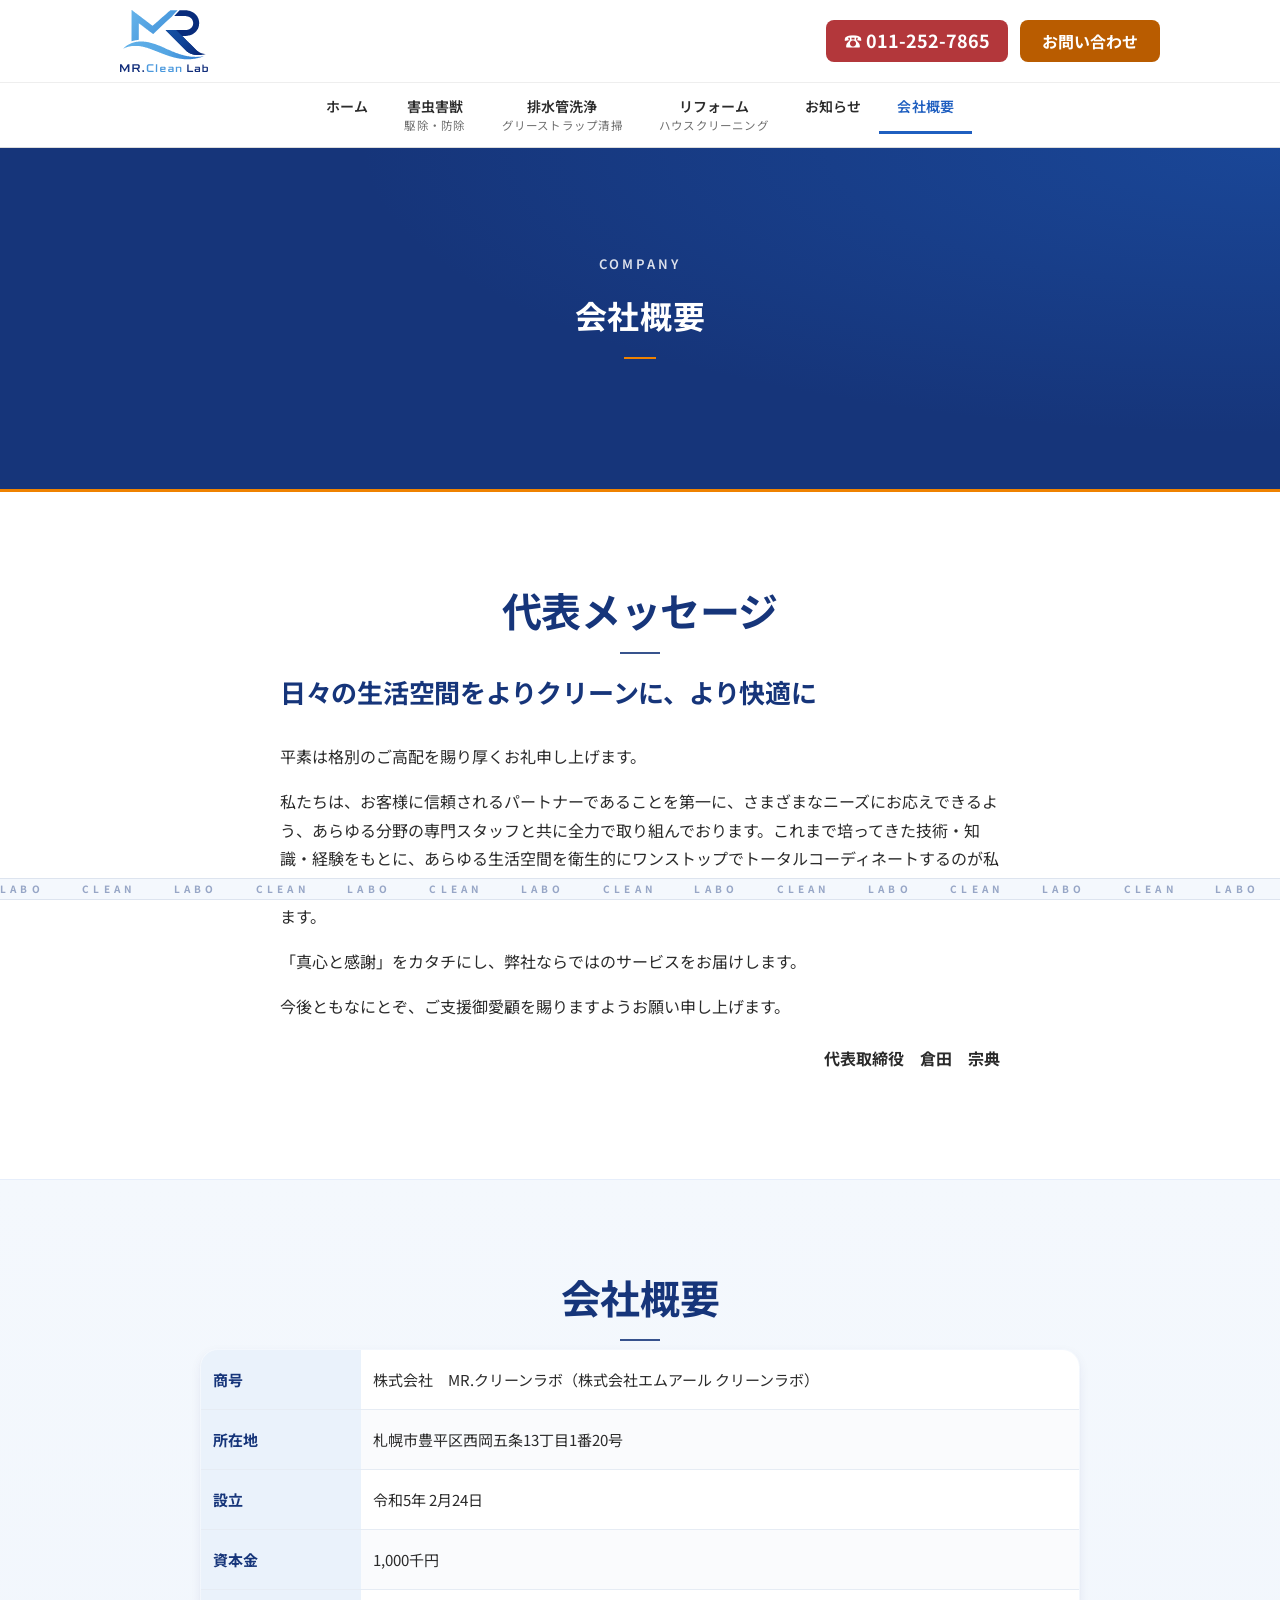
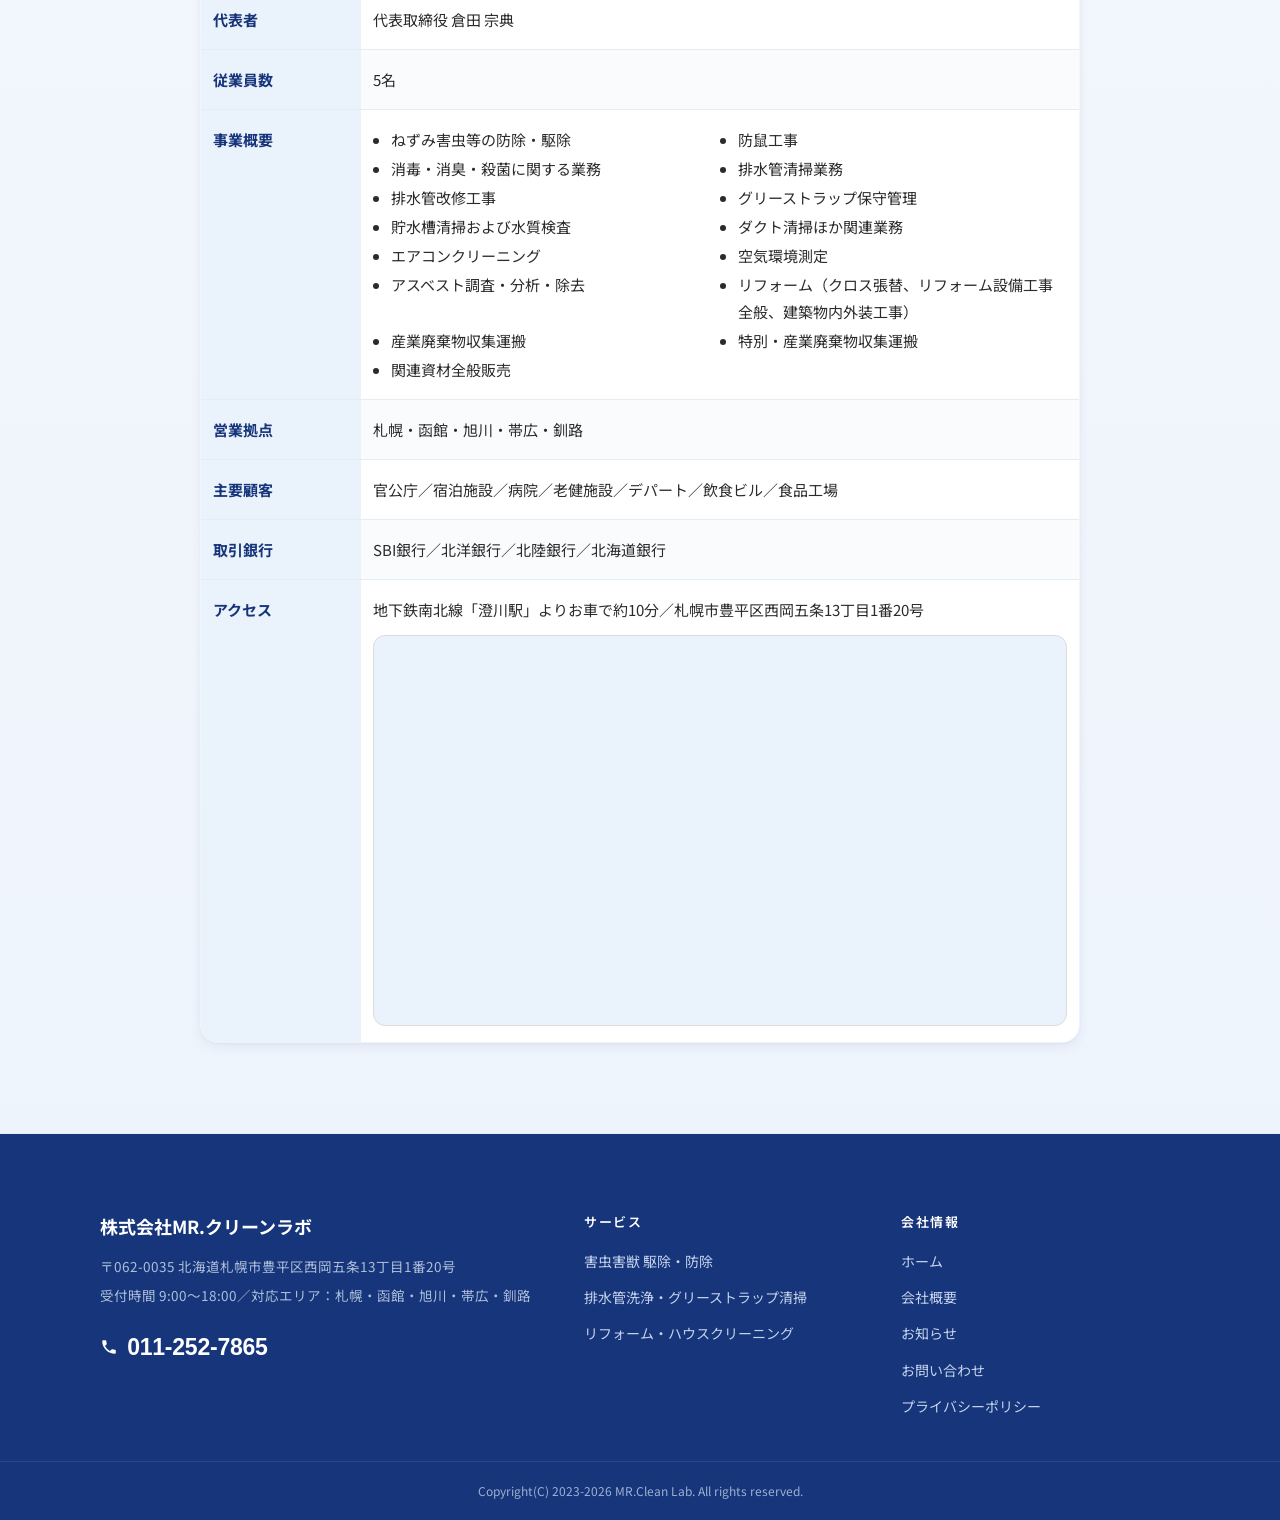
<file: company.html>
<!DOCTYPE html>
<html lang="ja">
<head>
  <meta charset="UTF-8">
  <meta name="viewport" content="width=device-width, initial-scale=1.0">
  <title>会社概要｜株式会社MR.クリーンラボ</title>
  <meta name="description" content="株式会社MR.クリーンラボの会社概要。代表メッセージ、商号・所在地・事業概要などをご案内します。">
  <script>document.documentElement.className+=' js';</script>
  <link rel="canonical" href="https://playmark0227-svg.github.io/MR-creanLAB/company.html">
  <meta name="theme-color" content="#16357a">
  <link rel="icon" href="favicon.ico" sizes="48x48">
  <link rel="icon" href="images/logo-mark.svg?v=20260924a" type="image/svg+xml">
  <link rel="apple-touch-icon" href="apple-touch-icon.png">
  <meta property="og:type" content="website">
  <meta property="og:site_name" content="株式会社MR.クリーンラボ">
  <meta property="og:title" content="会社概要｜株式会社MR.クリーンラボ">
  <meta property="og:description" content="株式会社MR.クリーンラボの会社概要。代表メッセージ、商号・所在地・事業概要などをご案内します。">
  <meta property="og:url" content="https://playmark0227-svg.github.io/MR-creanLAB/company.html">
  <meta property="og:image" content="https://playmark0227-svg.github.io/MR-creanLAB/images/ogp.jpg">
  <meta property="og:image:width" content="1200">
  <meta property="og:image:height" content="630">
  <meta property="og:image:alt" content="MR.Clean Lab｜住まいと店舗を、まるごと清潔に。">
  <meta name="twitter:image" content="https://playmark0227-svg.github.io/MR-creanLAB/images/ogp.jpg">
  <meta property="og:locale" content="ja_JP">
  <meta name="twitter:card" content="summary_large_image">
  <link rel="preconnect" href="https://fonts.googleapis.com">
  <link rel="preconnect" href="https://fonts.gstatic.com" crossorigin>
  <link rel="stylesheet" href="https://fonts.googleapis.com/css2?family=Noto+Sans+JP:wght@400;500;600;700;800&display=swap">
  <link rel="stylesheet" href="css/style.css?v=20260924b">
</head>
<body>
  <a class="skip-link" href="#main">本文へスキップ</a>

  <!-- ===== ローディング画面 ===== -->
  <div class="preloader" id="preloader" role="status" aria-label="読み込み中">
    <div class="preloader__inner">
      <img class="preloader__logo" src="images/logo.svg?v=20260924a" alt="MR.Clean Lab" onerror="this.remove()">
      <div class="preloader__bar"><span></span></div>
    </div>
  </div>


  <!-- ===== ヘッダー（全ページ共通） ===== -->
  <header class="site-header">
    <div class="container header-top">
      <a class="logo" href="index.html">
        <img class="logo-img" src="images/logo.svg?v=20260924a" alt="MR.Clean Lab" onerror="this.closest('.logo').classList.add('no-img');this.remove()">
        <span class="logo-mark">MR</span>
        <span class="logo-text">MR.Clean Lab</span>
      </a>
      <div class="header-actions">
        <a class="tel-btn" href="tel:011-252-7865">&#9742; 011-252-7865</a>
        <a class="btn-contact" href="contact.html">お問い合わせ</a>
      </div>
    </div>
    <nav class="global-nav">
      <div class="container">
        <ul>
          <li><a href="index.html">ホーム</a></li>
          <li><a href="pest-control.html">害虫害獣<small>駆除・防除</small></a></li>
          <li><a href="drainage.html">排水管洗浄<small>グリーストラップ清掃</small></a></li>
          <li><a href="reform.html">リフォーム<small>ハウスクリーニング</small></a></li>
          <li><a href="news.html">お知らせ</a></li>
          <li class="is-current"><a href="company.html">会社概要</a></li>
        </ul>
      </div>
    </nav>
  </header>

  <main id="main">

  <!-- ===== ページ見出し ===== -->
  <section class="page-hero">
    <p class="en">COMPANY</p>
    <h1 class="ja">会社概要</h1>
  </section>

  <!-- ===== 代表メッセージ ===== -->
  <section class="section">
    <div class="container" style="max-width:760px;">
      <h2 class="section-title">代表メッセージ</h2>
      <p class="message-lead">日々の生活空間をよりクリーンに、より快適に</p>
      <p>平素は格別のご高配を賜り厚くお礼申し上げます。</p>
      <p>私たちは、お客様に信頼されるパートナーであることを第一に、さまざまなニーズにお応えできるよう、あらゆる分野の専門スタッフと共に全力で取り組んでおります。これまで培ってきた技術・知識・経験をもとに、あらゆる生活空間を衛生的にワンストップでトータルコーディネートするのが私たちの仕事です。お客様とのコミュニケーションを大切に、安全・安心・快適な環境をご提供いたします。</p>
      <p>「真心と感謝」をカタチにし、弊社ならではのサービスをお届けします。</p>
      <p>今後ともなにとぞ、ご支援御愛顧を賜りますようお願い申し上げます。</p>
      <p class="message-name">代表取締役　倉田　宗典</p>
    </div>
  </section>

  <!-- ===== 会社概要テーブル ===== -->
  <section class="section alt">
    <div class="container">
      <h2 class="section-title">会社概要</h2>
      <table class="info-table">
        <tr><th>商号</th><td>株式会社　MR.クリーンラボ（株式会社エムアール クリーンラボ）</td></tr>
        <tr><th>所在地</th><td>札幌市豊平区西岡五条13丁目1番20号</td></tr>
        <tr><th>設立</th><td>令和5年 2月24日</td></tr>
        <tr><th>資本金</th><td>1,000千円</td></tr>
        <tr><th>代表者</th><td>代表取締役 倉田 宗典</td></tr>
        <tr><th>従業員数</th><td>5名</td></tr>
        <tr><th>事業概要</th><td>
          <ul>
            <li>ねずみ害虫等の防除・駆除</li>
            <li>防鼠工事</li>
            <li>消毒・消臭・殺菌に関する業務</li>
            <li>排水管清掃業務</li>
            <li>排水管改修工事</li>
            <li>グリーストラップ保守管理</li>
            <li>貯水槽清掃および水質検査</li>
            <li>ダクト清掃ほか関連業務</li>
            <li>エアコンクリーニング</li>
            <li>空気環境測定</li>
            <li>アスベスト調査・分析・除去</li>
            <li>リフォーム（クロス張替、リフォーム設備工事全般、建築物内外装工事）</li>
            <li>産業廃棄物収集運搬</li>
            <li>特別・産業廃棄物収集運搬</li>
            <li>関連資材全般販売</li>
          </ul>
        </td></tr>
        <tr><th>営業拠点</th><td>札幌・函館・旭川・帯広・釧路</td></tr>
        <tr><th>主要顧客</th><td>官公庁／宿泊施設／病院／老健施設／デパート／飲食ビル／食品工場</td></tr>
        <tr><th>取引銀行</th><td>SBI銀行／北洋銀行／北陸銀行／北海道銀行</td></tr>
        <tr><th>アクセス</th><td>
          <p style="margin:0 0 12px;">地下鉄南北線「澄川駅」よりお車で約10分／札幌市豊平区西岡五条13丁目1番20号</p>
          <div class="map-embed">
            <iframe src="https://maps.google.com/maps?q=%E5%8C%97%E6%B5%B7%E9%81%93%E6%9C%AD%E5%B9%8C%E5%B8%82%E8%B1%8A%E5%B9%B3%E5%8C%BA%E8%A5%BF%E5%B2%A1%E4%BA%94%E6%9D%A113%E4%B8%81%E7%9B%AE1%E7%95%AA20%E5%8F%B7&amp;hl=ja&amp;z=16&amp;output=embed"
                    title="株式会社MR.クリーンラボ 所在地の地図" loading="lazy" referrerpolicy="no-referrer-when-downgrade"></iframe>
          </div>
        </td></tr>
      </table>
    </div>
  </section>

  <!-- ===== フッター（全ページ共通） ===== -->
  </main>

  <footer class="site-footer">
    <div class="container footer-main">
      <div class="footer-brand">
        <p class="fname">株式会社MR.クリーンラボ</p>
        <p>〒062-0035 北海道札幌市豊平区西岡五条13丁目1番20号</p>
        <p>受付時間 9:00〜18:00／対応エリア：札幌・函館・旭川・帯広・釧路</p>
        <a class="ftel" href="tel:011-252-7865"><svg viewBox="0 0 24 24" fill="currentColor"><path d="M6.6 10.8a15 15 0 0 0 6.6 6.6l2.2-2.2c.3-.3.7-.4 1-.2 1.2.4 2.4.6 3.6.6.6 0 1 .4 1 1V20c0 .6-.4 1-1 1A17 17 0 0 1 3 4c0-.6.4-1 1-1h3.4c.6 0 1 .4 1 1 0 1.2.2 2.4.6 3.6.1.4 0 .8-.3 1Z"/></svg>011-252-7865</a>
      </div>
      <div class="footer-col">
        <h4>サービス</h4>
        <ul>
          <li><a href="pest-control.html">害虫害獣 駆除・防除</a></li>
          <li><a href="drainage.html">排水管洗浄・グリーストラップ清掃</a></li>
          <li><a href="reform.html">リフォーム・ハウスクリーニング</a></li>
        </ul>
      </div>
      <div class="footer-col">
        <h4>会社情報</h4>
        <ul>
          <li><a href="index.html">ホーム</a></li>
          <li><a href="company.html">会社概要</a></li>
          <li><a href="news.html">お知らせ</a></li>
          <li><a href="contact.html">お問い合わせ</a></li>
          <li><a href="privacy.html">プライバシーポリシー</a></li>
        </ul>
      </div>
    </div>
    <p class="footer-bottom2">Copyright(C) 2023-2026 MR.Clean Lab. All rights reserved.</p>
  </footer>

  <div class="mcta">
    <a class="tel" href="tel:011-252-7865"><svg viewBox="0 0 24 24" fill="currentColor"><path d="M6.6 10.8a15 15 0 0 0 6.6 6.6l2.2-2.2c.3-.3.7-.4 1-.2 1.2.4 2.4.6 3.6.6.6 0 1 .4 1 1V20c0 .6-.4 1-1 1A17 17 0 0 1 3 4c0-.6.4-1 1-1h3.4c.6 0 1 .4 1 1 0 1.2.2 2.4.6 3.6.1.4 0 .8-.3 1Z"/></svg>電話する</a>
    <a class="req" href="contact.html">無料で相談する</a>
  </div>
  <a class="pagetop" href="#" aria-label="ページ上部へ戻る"><svg viewBox="0 0 24 24" fill="none" stroke="currentColor" stroke-width="2.2" stroke-linecap="round" stroke-linejoin="round"><path d="M12 19V5M6 11l6-6 6 6"/></svg></a>
  <script src="js/main.js?v=20260924b" defer></script>

</body>
</html>
</file>
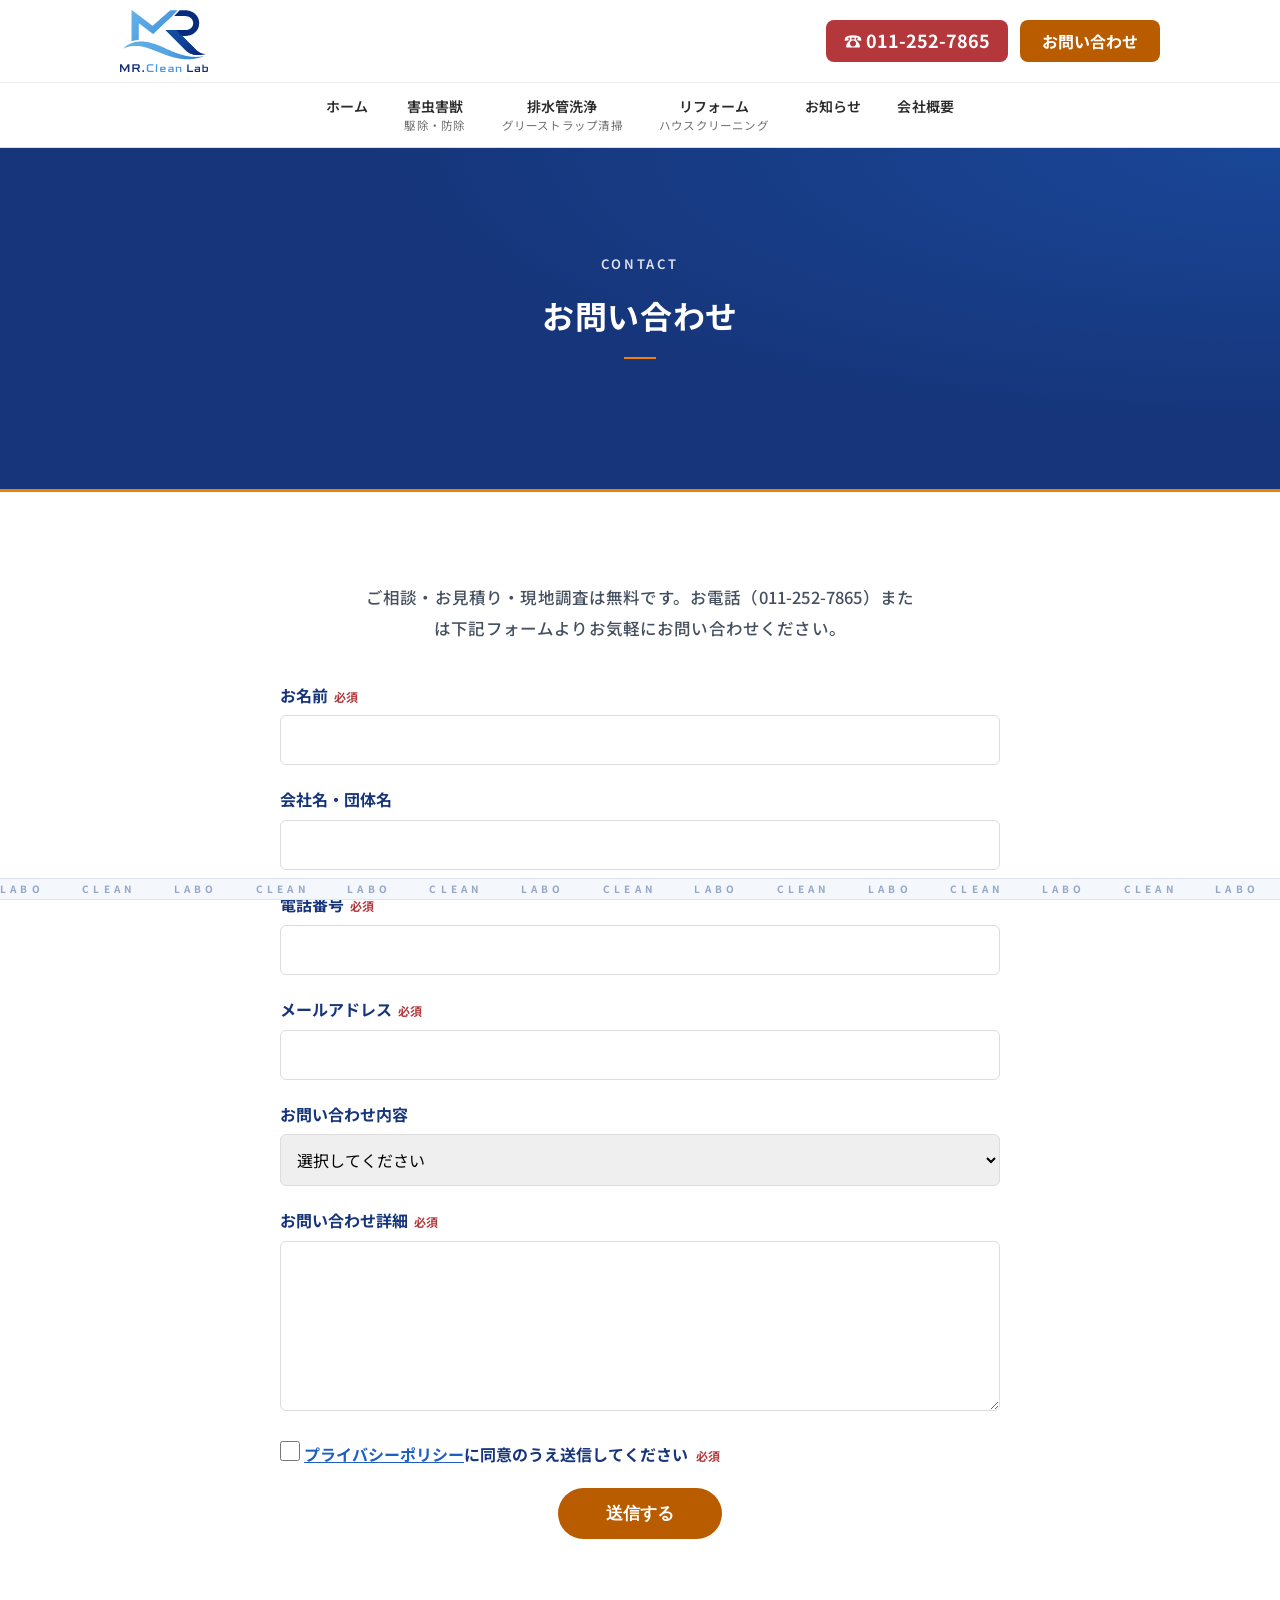
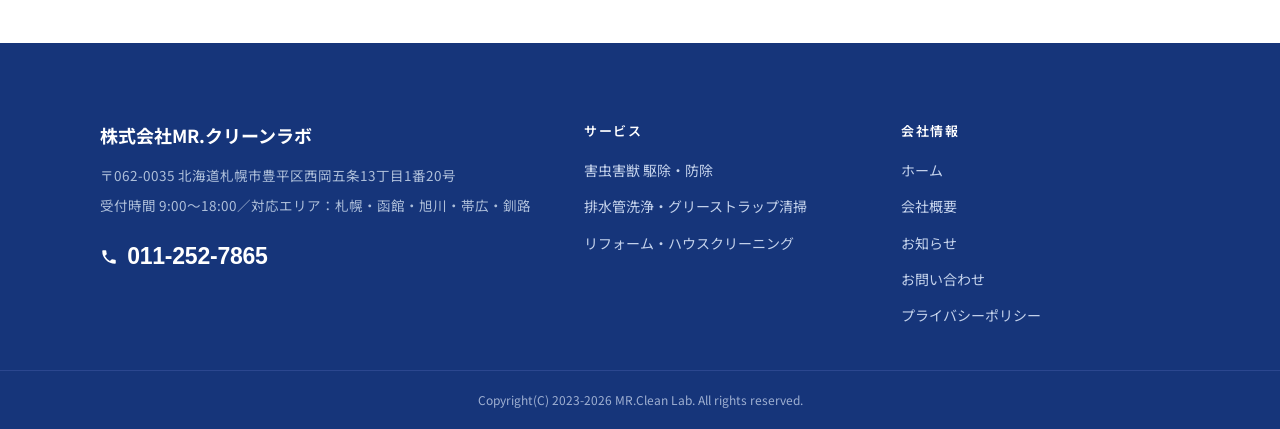
<file: contact.html>
<!DOCTYPE html>
<html lang="ja">
<head>
  <meta charset="UTF-8">
  <meta name="viewport" content="width=device-width, initial-scale=1.0">
  <title>お問い合わせ｜株式会社MR.クリーンラボ</title>
  <meta name="description" content="株式会社MR.クリーンラボへのお問い合わせ。害虫害獣駆除・排水管洗浄・リフォーム・ハウスクリーニングのご相談・お見積りは無料です。">
  <script>document.documentElement.className+=' js';</script>
  <link rel="canonical" href="https://playmark0227-svg.github.io/MR-creanLAB/contact.html">
  <meta name="theme-color" content="#16357a">
  <link rel="icon" href="favicon.ico" sizes="48x48">
  <link rel="icon" href="images/logo-mark.svg?v=20260924a" type="image/svg+xml">
  <link rel="apple-touch-icon" href="apple-touch-icon.png">
  <meta property="og:type" content="website">
  <meta property="og:site_name" content="株式会社MR.クリーンラボ">
  <meta property="og:title" content="お問い合わせ｜株式会社MR.クリーンラボ">
  <meta property="og:description" content="株式会社MR.クリーンラボへのお問い合わせ。害虫害獣駆除・排水管洗浄・リフォーム・ハウスクリーニングのご相談・お見積りは無料です。">
  <meta property="og:url" content="https://playmark0227-svg.github.io/MR-creanLAB/contact.html">
  <meta property="og:image" content="https://playmark0227-svg.github.io/MR-creanLAB/images/ogp.jpg">
  <meta property="og:image:width" content="1200">
  <meta property="og:image:height" content="630">
  <meta property="og:image:alt" content="MR.Clean Lab｜住まいと店舗を、まるごと清潔に。">
  <meta name="twitter:image" content="https://playmark0227-svg.github.io/MR-creanLAB/images/ogp.jpg">
  <meta property="og:locale" content="ja_JP">
  <meta name="twitter:card" content="summary_large_image">
  <link rel="preconnect" href="https://fonts.googleapis.com">
  <link rel="preconnect" href="https://fonts.gstatic.com" crossorigin>
  <link rel="stylesheet" href="https://fonts.googleapis.com/css2?family=Noto+Sans+JP:wght@400;500;600;700;800&display=swap">
  <link rel="stylesheet" href="css/style.css?v=20260924b">
</head>
<body>
  <a class="skip-link" href="#main">本文へスキップ</a>

  <!-- ===== ローディング画面 ===== -->
  <div class="preloader" id="preloader" role="status" aria-label="読み込み中">
    <div class="preloader__inner">
      <img class="preloader__logo" src="images/logo.svg?v=20260924a" alt="MR.Clean Lab" onerror="this.remove()">
      <div class="preloader__bar"><span></span></div>
    </div>
  </div>


  <!-- ===== ヘッダー（全ページ共通） ===== -->
  <header class="site-header">
    <div class="container header-top">
      <a class="logo" href="index.html">
        <img class="logo-img" src="images/logo.svg?v=20260924a" alt="MR.Clean Lab" onerror="this.closest('.logo').classList.add('no-img');this.remove()">
        <span class="logo-mark">MR</span>
        <span class="logo-text">MR.Clean Lab</span>
      </a>
      <div class="header-actions">
        <a class="tel-btn" href="tel:011-252-7865">&#9742; 011-252-7865</a>
        <a class="btn-contact" href="contact.html">お問い合わせ</a>
      </div>
    </div>
    <nav class="global-nav">
      <div class="container">
        <ul>
          <li><a href="index.html">ホーム</a></li>
          <li><a href="pest-control.html">害虫害獣<small>駆除・防除</small></a></li>
          <li><a href="drainage.html">排水管洗浄<small>グリーストラップ清掃</small></a></li>
          <li><a href="reform.html">リフォーム<small>ハウスクリーニング</small></a></li>
          <li><a href="news.html">お知らせ</a></li>
          <li><a href="company.html">会社概要</a></li>
        </ul>
      </div>
    </nav>
  </header>

  <main id="main">

  <!-- ===== ページ見出し ===== -->
  <section class="page-hero">
    <p class="en">CONTACT</p>
    <h1 class="ja">お問い合わせ</h1>
  </section>

  <section class="section">
    <div class="container">
      <p class="section-lead">ご相談・お見積り・現地調査は無料です。お電話（011-252-7865）または下記フォームよりお気軽にお問い合わせください。</p>

      <form class="form" id="contact-form" method="post" novalidate>
        <div class="row">
          <label for="name">お名前<span class="req">必須</span></label>
          <input type="text" id="name" name="name" autocomplete="name" required>
        </div>
        <div class="row">
          <label for="company">会社名・団体名</label>
          <input type="text" id="company" name="company" autocomplete="organization">
        </div>
        <div class="row">
          <label for="tel">電話番号<span class="req">必須</span></label>
          <input type="tel" id="tel" name="tel" autocomplete="tel" required>
        </div>
        <div class="row">
          <label for="email">メールアドレス<span class="req">必須</span></label>
          <input type="email" id="email" name="email" autocomplete="email" required>
        </div>
        <div class="row">
          <label for="category">お問い合わせ内容</label>
          <select id="category" name="category">
            <option value="">選択してください</option>
            <option value="corporate">法人・定期管理のご相談</option>
            <option>害虫害獣 駆除・防除</option>
            <option>排水管洗浄・グリーストラップ清掃</option>
            <option>リフォーム・ハウスクリーニング</option>
            <option>その他</option>
          </select>
        </div>
        <div class="row">
          <label for="message">お問い合わせ詳細<span class="req">必須</span></label>
          <textarea id="message" name="message" rows="6" required></textarea>
        </div>
        <div class="row consent">
          <label class="consent-label" for="agree">
            <input type="checkbox" id="agree" name="agree" required>
            <span><a href="privacy.html">プライバシーポリシー</a>に同意のうえ送信してください<span class="req">必須</span></span>
          </label>
        </div>
        <div class="submit">
          <button type="submit">送信する</button>
          <p class="form-status" id="form-status" role="status" aria-live="polite"></p>
        </div>
      </form>
    </div>
  </section>

  <!-- ===== フッター（全ページ共通） ===== -->
  </main>

  <footer class="site-footer">
    <div class="container footer-main">
      <div class="footer-brand">
        <p class="fname">株式会社MR.クリーンラボ</p>
        <p>〒062-0035 北海道札幌市豊平区西岡五条13丁目1番20号</p>
        <p>受付時間 9:00〜18:00／対応エリア：札幌・函館・旭川・帯広・釧路</p>
        <a class="ftel" href="tel:011-252-7865"><svg viewBox="0 0 24 24" fill="currentColor"><path d="M6.6 10.8a15 15 0 0 0 6.6 6.6l2.2-2.2c.3-.3.7-.4 1-.2 1.2.4 2.4.6 3.6.6.6 0 1 .4 1 1V20c0 .6-.4 1-1 1A17 17 0 0 1 3 4c0-.6.4-1 1-1h3.4c.6 0 1 .4 1 1 0 1.2.2 2.4.6 3.6.1.4 0 .8-.3 1Z"/></svg>011-252-7865</a>
      </div>
      <div class="footer-col">
        <h4>サービス</h4>
        <ul>
          <li><a href="pest-control.html">害虫害獣 駆除・防除</a></li>
          <li><a href="drainage.html">排水管洗浄・グリーストラップ清掃</a></li>
          <li><a href="reform.html">リフォーム・ハウスクリーニング</a></li>
        </ul>
      </div>
      <div class="footer-col">
        <h4>会社情報</h4>
        <ul>
          <li><a href="index.html">ホーム</a></li>
          <li><a href="company.html">会社概要</a></li>
          <li><a href="news.html">お知らせ</a></li>
          <li><a href="contact.html">お問い合わせ</a></li>
          <li><a href="privacy.html">プライバシーポリシー</a></li>
        </ul>
      </div>
    </div>
    <p class="footer-bottom2">Copyright(C) 2023-2026 MR.Clean Lab. All rights reserved.</p>
  </footer>

  <div class="mcta">
    <a class="tel" href="tel:011-252-7865"><svg viewBox="0 0 24 24" fill="currentColor"><path d="M6.6 10.8a15 15 0 0 0 6.6 6.6l2.2-2.2c.3-.3.7-.4 1-.2 1.2.4 2.4.6 3.6.6.6 0 1 .4 1 1V20c0 .6-.4 1-1 1A17 17 0 0 1 3 4c0-.6.4-1 1-1h3.4c.6 0 1 .4 1 1 0 1.2.2 2.4.6 3.6.1.4 0 .8-.3 1Z"/></svg>電話する</a>
    <a class="req" href="contact.html">無料で相談する</a>
  </div>
  <a class="pagetop" href="#" aria-label="ページ上部へ戻る"><svg viewBox="0 0 24 24" fill="none" stroke="currentColor" stroke-width="2.2" stroke-linecap="round" stroke-linejoin="round"><path d="M12 19V5M6 11l6-6 6 6"/></svg></a>
  <script src="js/main.js?v=20260924b" defer></script>

</body>
</html>
</file>
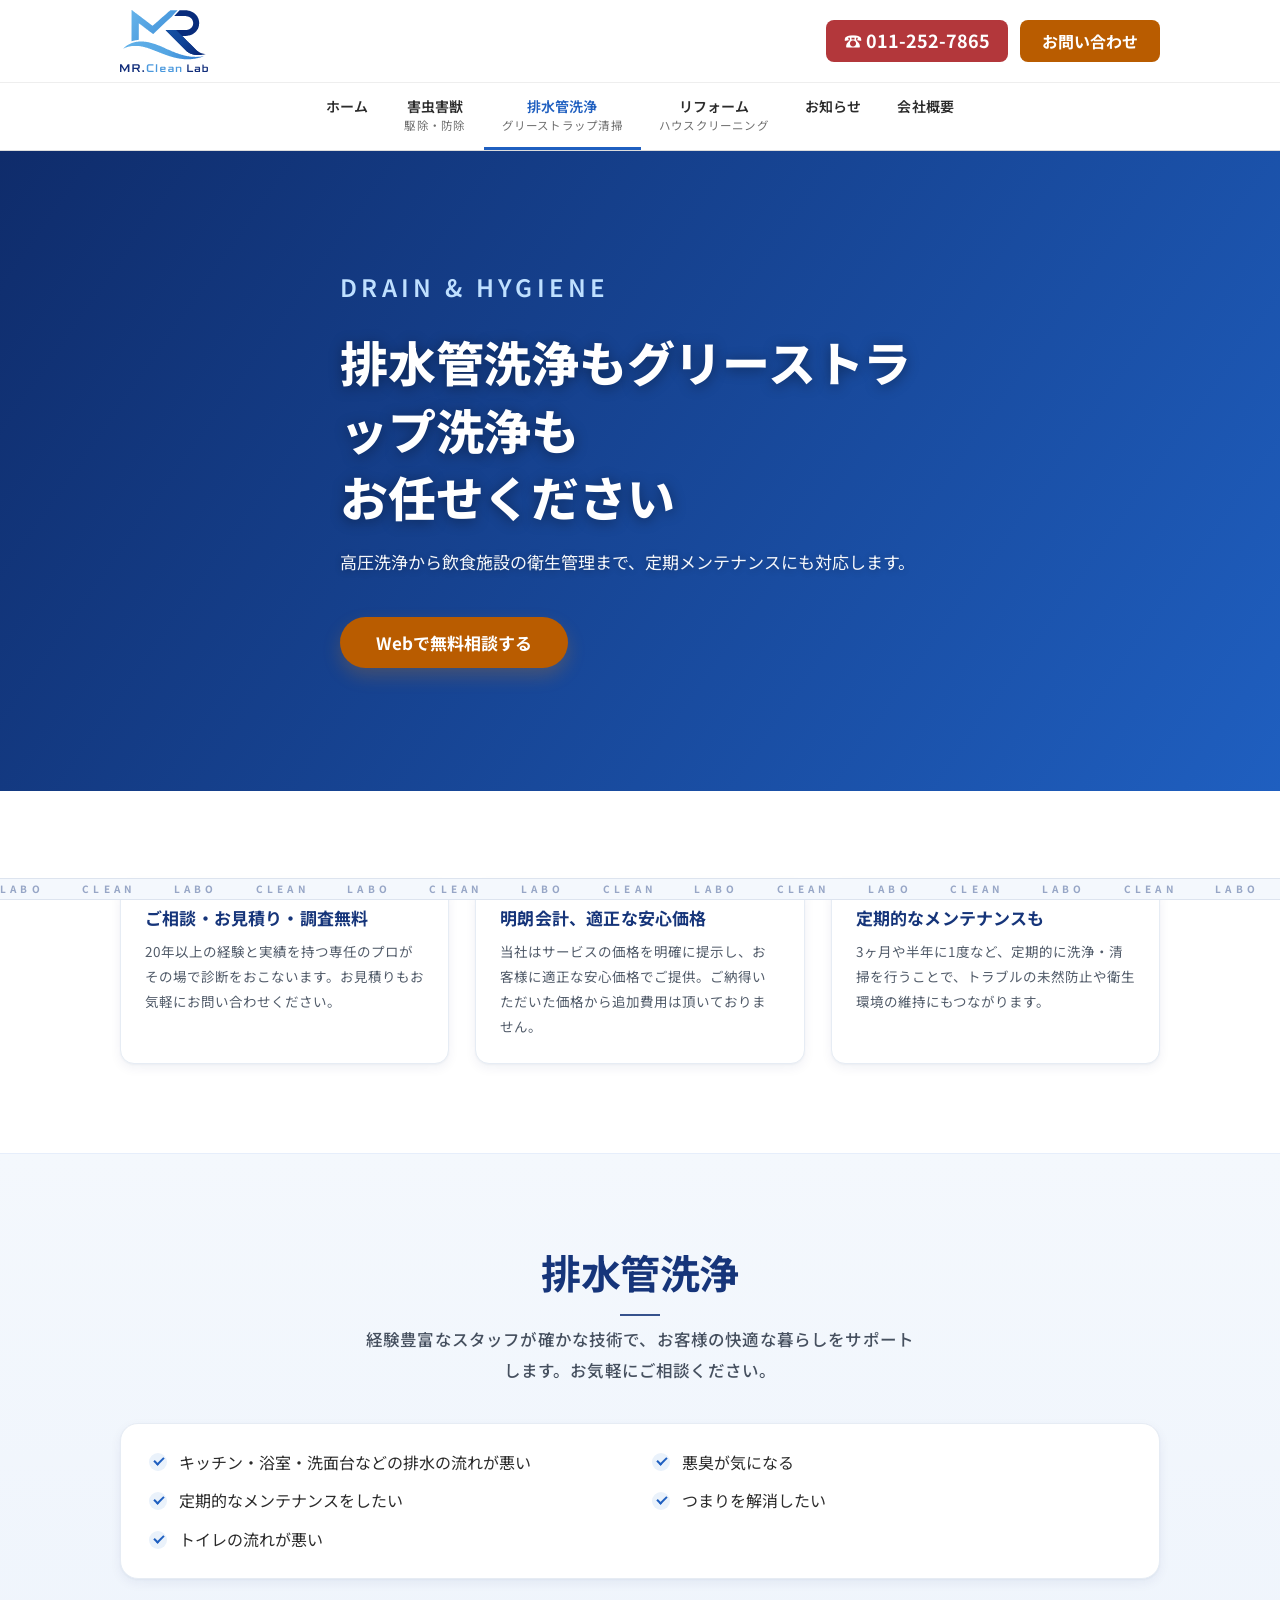
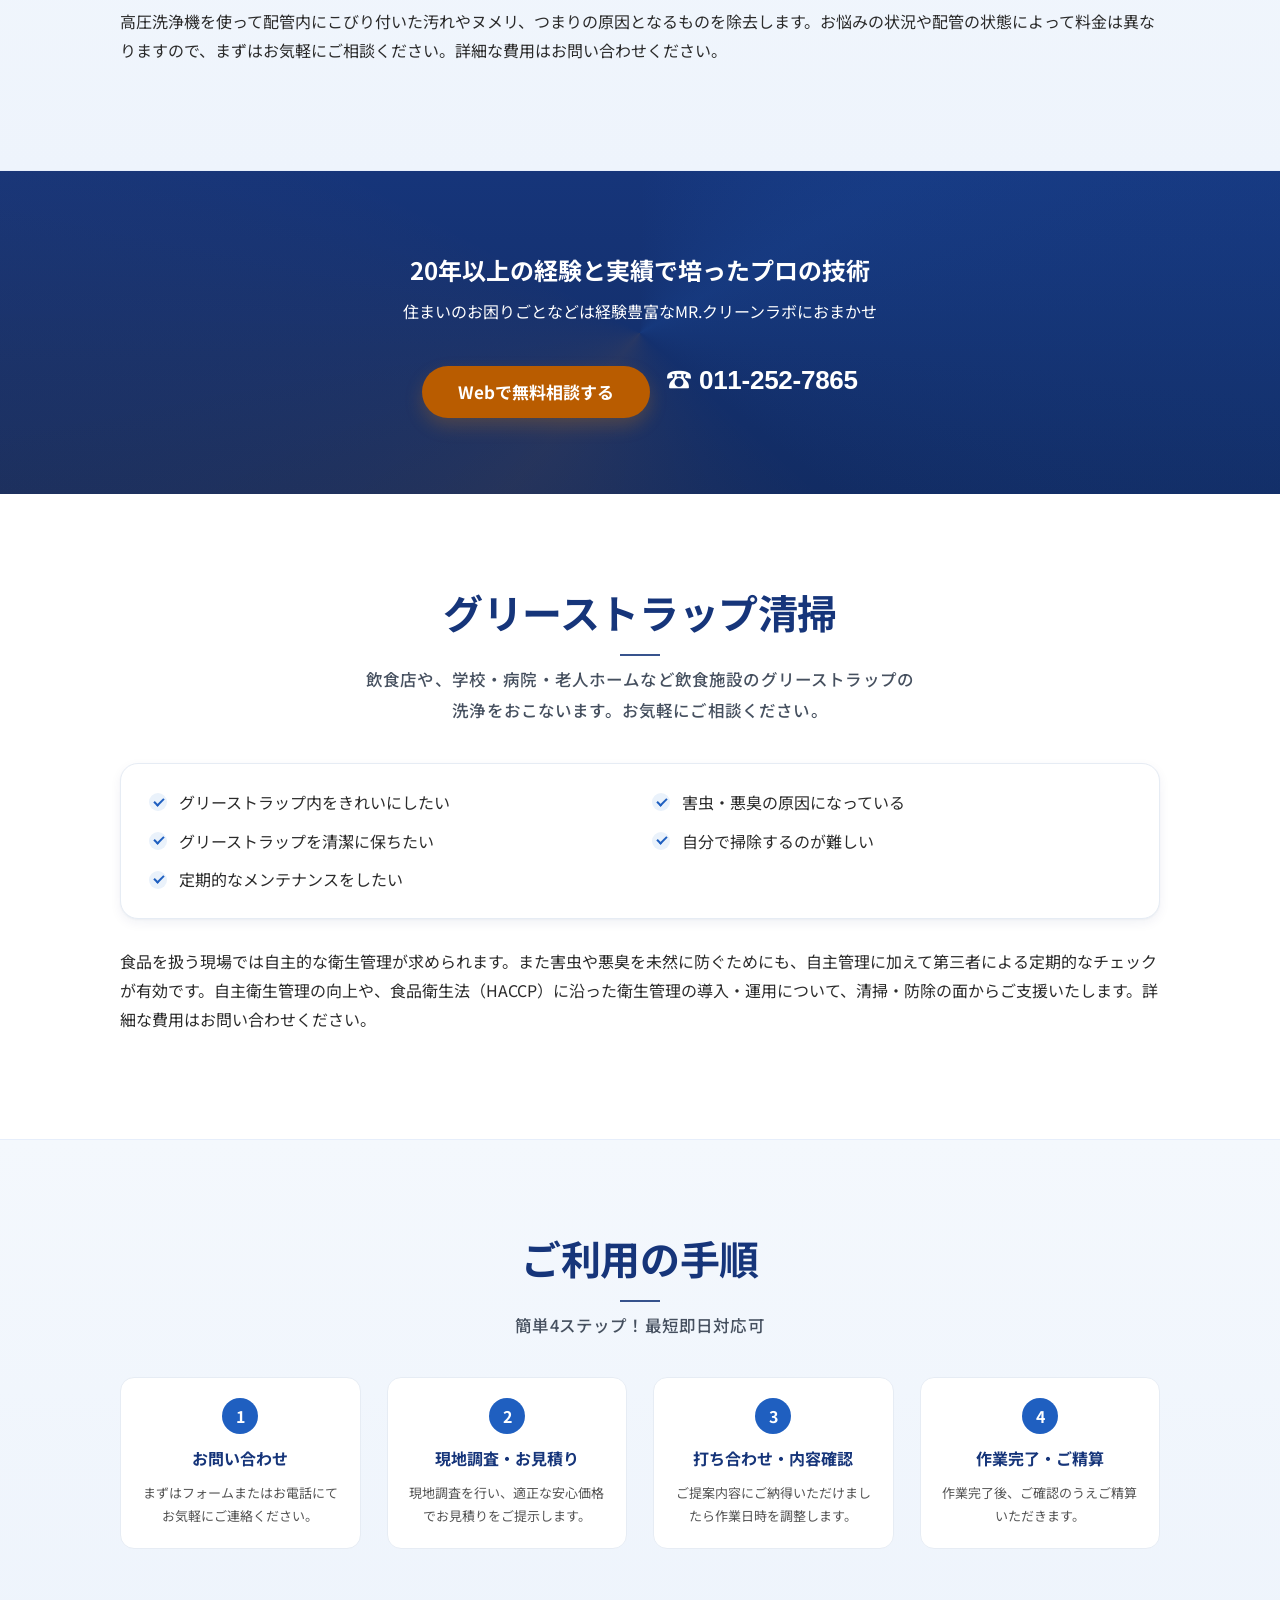
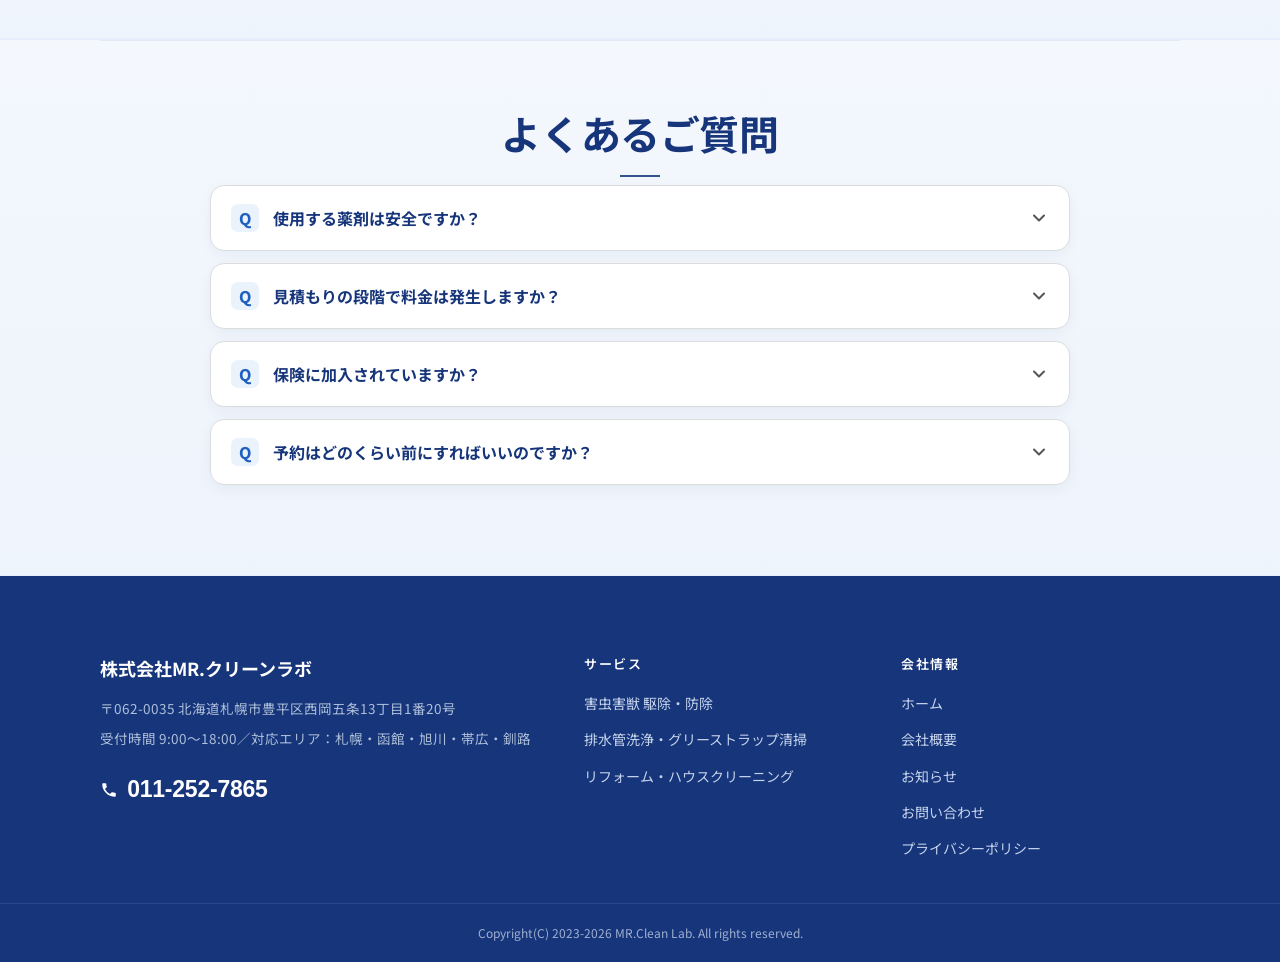
<file: drainage.html>
<!DOCTYPE html>
<html lang="ja">
<head>
  <meta charset="UTF-8">
  <meta name="viewport" content="width=device-width, initial-scale=1.0">
  <title>排水管洗浄・グリーストラップ清掃｜株式会社MR.クリーンラボ</title>
  <meta name="description" content="札幌のMR.クリーンラボ。排水管の高圧洗浄、飲食店・施設のグリーストラップ清掃。定期メンテナンスにも対応します。">
  <script>document.documentElement.className+=' js';</script>
  <link rel="canonical" href="https://playmark0227-svg.github.io/MR-creanLAB/drainage.html">
  <meta name="theme-color" content="#16357a">
  <link rel="icon" href="favicon.ico" sizes="48x48">
  <link rel="icon" href="images/logo-mark.svg?v=20260924a" type="image/svg+xml">
  <link rel="apple-touch-icon" href="apple-touch-icon.png">
  <meta property="og:type" content="website">
  <meta property="og:site_name" content="株式会社MR.クリーンラボ">
  <meta property="og:title" content="排水管洗浄・グリーストラップ清掃｜株式会社MR.クリーンラボ">
  <meta property="og:description" content="札幌のMR.クリーンラボ。排水管の高圧洗浄、飲食店・施設のグリーストラップ清掃。定期メンテナンスにも対応します。">
  <meta property="og:url" content="https://playmark0227-svg.github.io/MR-creanLAB/drainage.html">
  <meta property="og:image" content="https://playmark0227-svg.github.io/MR-creanLAB/images/ogp.jpg">
  <meta property="og:image:width" content="1200">
  <meta property="og:image:height" content="630">
  <meta property="og:image:alt" content="MR.Clean Lab｜住まいと店舗を、まるごと清潔に。">
  <meta name="twitter:image" content="https://playmark0227-svg.github.io/MR-creanLAB/images/ogp.jpg">
  <meta property="og:locale" content="ja_JP">
  <meta name="twitter:card" content="summary_large_image">
  <link rel="preconnect" href="https://fonts.googleapis.com">
  <link rel="preconnect" href="https://fonts.gstatic.com" crossorigin>
  <link rel="stylesheet" href="https://fonts.googleapis.com/css2?family=Noto+Sans+JP:wght@400;500;600;700;800&display=swap">
  <link rel="stylesheet" href="css/style.css?v=20260924b">
</head>
<body>
  <a class="skip-link" href="#main">本文へスキップ</a>

  <!-- ===== ローディング画面 ===== -->
  <div class="preloader" id="preloader" role="status" aria-label="読み込み中">
    <div class="preloader__inner">
      <img class="preloader__logo" src="images/logo.svg?v=20260924a" alt="MR.Clean Lab" onerror="this.remove()">
      <div class="preloader__bar"><span></span></div>
    </div>
  </div>


  <!-- ===== ヘッダー（全ページ共通） ===== -->
  <header class="site-header">
    <div class="container header-top">
      <a class="logo" href="index.html">
        <img class="logo-img" src="images/logo.svg?v=20260924a" alt="MR.Clean Lab" onerror="this.closest('.logo').classList.add('no-img');this.remove()">
        <span class="logo-mark">MR</span>
        <span class="logo-text">MR.Clean Lab</span>
      </a>
      <div class="header-actions">
        <a class="tel-btn" href="tel:011-252-7865">&#9742; 011-252-7865</a>
        <a class="btn-contact" href="contact.html">お問い合わせ</a>
      </div>
    </div>
    <nav class="global-nav">
      <div class="container">
        <ul>
          <li><a href="index.html">ホーム</a></li>
          <li><a href="pest-control.html">害虫害獣<small>駆除・防除</small></a></li>
          <li class="is-current"><a href="drainage.html">排水管洗浄<small>グリーストラップ清掃</small></a></li>
          <li><a href="reform.html">リフォーム<small>ハウスクリーニング</small></a></li>
          <li><a href="news.html">お知らせ</a></li>
          <li><a href="company.html">会社概要</a></li>
        </ul>
      </div>
    </nav>
  </header>

  <main id="main">

  <!-- ===== ヒーロー ===== -->
  <section class="hero hero--photo" style="--hero-img:url('images/hero-drain.jpg?v=20260830f'); --hero-pos:center;">
    <div class="container">
      <div class="hero__text">
        <span class="en-tag">DRAIN &amp; HYGIENE</span>
        <h1>排水管洗浄もグリーストラップ洗浄も<br>お任せください</h1>
        <p class="lead-small">高圧洗浄から飲食施設の衛生管理まで、定期メンテナンスにも対応します。</p>
        <a class="btn-cta" href="contact.html">Webで無料相談する</a>
      </div>
    </div>
  </section>

  <!-- ===== 3つの特徴 ===== -->
  <section class="section">
    <div class="container">
      <div class="features">
        <div class="feature"><h3>ご相談・お見積り・調査無料</h3><p>20年以上の経験と実績を持つ専任のプロがその場で診断をおこないます。お見積りもお気軽にお問い合わせください。</p></div>
        <div class="feature"><h3>明朗会計、適正な安心価格</h3><p>当社はサービスの価格を明確に提示し、お客様に適正な安心価格でご提供。ご納得いただいた価格から追加費用は頂いておりません。</p></div>
        <div class="feature"><h3>定期的なメンテナンスも</h3><p>3ヶ月や半年に1度など、定期的に洗浄・清掃を行うことで、トラブルの未然防止や衛生環境の維持にもつながります。</p></div>
      </div>
    </div>
  </section>

  <!-- ===== 排水管洗浄 ===== -->
  <section class="section alt">
    <div class="container">
      <h2 class="section-title">排水管洗浄</h2>
      <p class="section-lead">経験豊富なスタッフが確かな技術で、お客様の快適な暮らしをサポートします。お気軽にご相談ください。</p>
      <ul class="checklist">
        <li>キッチン・浴室・洗面台などの排水の流れが悪い</li>
        <li>悪臭が気になる</li>
        <li>定期的なメンテナンスをしたい</li>
        <li>つまりを解消したい</li>
        <li>トイレの流れが悪い</li>
      </ul>
      <p>高圧洗浄機を使って配管内にこびり付いた汚れやヌメリ、つまりの原因となるものを除去します。お悩みの状況や配管の状態によって料金は異なりますので、まずはお気軽にご相談ください。詳細な費用はお問い合わせください。</p>
    </div>
  </section>

  <!-- ===== CTA帯 ===== -->
  <section class="cta-band">
    <h2>20年以上の経験と実績で培ったプロの技術</h2>
    <p>住まいのお困りごとなどは経験豊富なMR.クリーンラボにおまかせ</p>
    <div class="cta-row">
      <a class="btn-cta" href="contact.html">Webで無料相談する</a>
      <a class="tel-inline" href="tel:011-252-7865">&#9742; 011-252-7865</a>
    </div>
  </section>

  <!-- ===== グリーストラップ清掃 ===== -->
  <section class="section">
    <div class="container">
      <h2 class="section-title">グリーストラップ清掃</h2>
      <p class="section-lead">飲食店や、学校・病院・老人ホームなど飲食施設のグリーストラップの洗浄をおこないます。お気軽にご相談ください。</p>
      <ul class="checklist">
        <li>グリーストラップ内をきれいにしたい</li>
        <li>害虫・悪臭の原因になっている</li>
        <li>グリーストラップを清潔に保ちたい</li>
        <li>自分で掃除するのが難しい</li>
        <li>定期的なメンテナンスをしたい</li>
      </ul>
      <p>食品を扱う現場では自主的な衛生管理が求められます。また害虫や悪臭を未然に防ぐためにも、自主管理に加えて第三者による定期的なチェックが有効です。自主衛生管理の向上や、食品衛生法（HACCP）に沿った衛生管理の導入・運用について、清掃・防除の面からご支援いたします。詳細な費用はお問い合わせください。</p>
    </div>
  </section>

  <!-- ===== ご利用の手順 ===== -->
  <section class="section alt">
    <div class="container">
      <h2 class="section-title">ご利用の手順</h2>
      <p class="section-lead">簡単4ステップ！最短即日対応可</p>
      <div class="steps">
        <div class="step"><h4>お問い合わせ</h4><p>まずはフォームまたはお電話にてお気軽にご連絡ください。</p></div>
        <div class="step"><h4>現地調査・お見積り</h4><p>現地調査を行い、適正な安心価格でお見積りをご提示します。</p></div>
        <div class="step"><h4>打ち合わせ・内容確認</h4><p>ご提案内容にご納得いただけましたら作業日時を調整します。</p></div>
        <div class="step"><h4>作業完了・ご精算</h4><p>作業完了後、ご確認のうえご精算いただきます。</p></div>
      </div>
    </div>
  </section>

  <!-- ===== FAQ ===== -->
  <section class="section alt">
    <div class="container">
      <h2 class="section-title">よくあるご質問</h2>
      <div class="faq-acc">
        <div class="item"><button class="q"><span class="qm">Q</span>使用する薬剤は安全ですか？<svg class="chev" viewBox="0 0 24 24" width="20" height="20" fill="none" stroke="currentColor" stroke-width="2.4" stroke-linecap="round" stroke-linejoin="round"><path d="M6 9l6 6 6-6"/></svg></button><div class="a"><div class="inner">環境に配慮した方法・薬剤で作業します。飲食店など状況に合わせて最適な方法をご提案しますのでご安心ください。</div></div></div>
        <div class="item"><button class="q"><span class="qm">Q</span>見積もりの段階で料金は発生しますか？<svg class="chev" viewBox="0 0 24 24" width="20" height="20" fill="none" stroke="currentColor" stroke-width="2.4" stroke-linecap="round" stroke-linejoin="round"><path d="M6 9l6 6 6-6"/></svg></button><div class="a"><div class="inner">ご相談・現地調査・お見積りはすべて無料です。お見積り内容にご納得いただいてから作業を開始しますので、安心してご依頼ください。</div></div></div>
        <div class="item"><button class="q"><span class="qm">Q</span>保険に加入されていますか？<svg class="chev" viewBox="0 0 24 24" width="20" height="20" fill="none" stroke="currentColor" stroke-width="2.4" stroke-linecap="round" stroke-linejoin="round"><path d="M6 9l6 6 6-6"/></svg></button><div class="a"><div class="inner">万が一に備えた対応を行っております。詳細はお問い合わせ時にご説明いたします。</div></div></div>
        <div class="item"><button class="q"><span class="qm">Q</span>予約はどのくらい前にすればいいのですか？<svg class="chev" viewBox="0 0 24 24" width="20" height="20" fill="none" stroke="currentColor" stroke-width="2.4" stroke-linecap="round" stroke-linejoin="round"><path d="M6 9l6 6 6-6"/></svg></button><div class="a"><div class="inner">内容や時期にもよりますが、最短即日での対応も可能です。まずはお気軽にご連絡ください。</div></div></div>
      </div>
    </div>
  </section>

  <!-- ===== フッター（全ページ共通） ===== -->
  </main>

  <footer class="site-footer">
    <div class="container footer-main">
      <div class="footer-brand">
        <p class="fname">株式会社MR.クリーンラボ</p>
        <p>〒062-0035 北海道札幌市豊平区西岡五条13丁目1番20号</p>
        <p>受付時間 9:00〜18:00／対応エリア：札幌・函館・旭川・帯広・釧路</p>
        <a class="ftel" href="tel:011-252-7865"><svg viewBox="0 0 24 24" fill="currentColor"><path d="M6.6 10.8a15 15 0 0 0 6.6 6.6l2.2-2.2c.3-.3.7-.4 1-.2 1.2.4 2.4.6 3.6.6.6 0 1 .4 1 1V20c0 .6-.4 1-1 1A17 17 0 0 1 3 4c0-.6.4-1 1-1h3.4c.6 0 1 .4 1 1 0 1.2.2 2.4.6 3.6.1.4 0 .8-.3 1Z"/></svg>011-252-7865</a>
      </div>
      <div class="footer-col">
        <h4>サービス</h4>
        <ul>
          <li><a href="pest-control.html">害虫害獣 駆除・防除</a></li>
          <li><a href="drainage.html">排水管洗浄・グリーストラップ清掃</a></li>
          <li><a href="reform.html">リフォーム・ハウスクリーニング</a></li>
        </ul>
      </div>
      <div class="footer-col">
        <h4>会社情報</h4>
        <ul>
          <li><a href="index.html">ホーム</a></li>
          <li><a href="company.html">会社概要</a></li>
          <li><a href="news.html">お知らせ</a></li>
          <li><a href="contact.html">お問い合わせ</a></li>
          <li><a href="privacy.html">プライバシーポリシー</a></li>
        </ul>
      </div>
    </div>
    <p class="footer-bottom2">Copyright(C) 2023-2026 MR.Clean Lab. All rights reserved.</p>
  </footer>

  <div class="mcta">
    <a class="tel" href="tel:011-252-7865"><svg viewBox="0 0 24 24" fill="currentColor"><path d="M6.6 10.8a15 15 0 0 0 6.6 6.6l2.2-2.2c.3-.3.7-.4 1-.2 1.2.4 2.4.6 3.6.6.6 0 1 .4 1 1V20c0 .6-.4 1-1 1A17 17 0 0 1 3 4c0-.6.4-1 1-1h3.4c.6 0 1 .4 1 1 0 1.2.2 2.4.6 3.6.1.4 0 .8-.3 1Z"/></svg>電話する</a>
    <a class="req" href="contact.html">無料で相談する</a>
  </div>
  <a class="pagetop" href="#" aria-label="ページ上部へ戻る"><svg viewBox="0 0 24 24" fill="none" stroke="currentColor" stroke-width="2.2" stroke-linecap="round" stroke-linejoin="round"><path d="M12 19V5M6 11l6-6 6 6"/></svg></a>
  <script src="js/main.js?v=20260924b" defer></script>

</body>
</html>
</file>
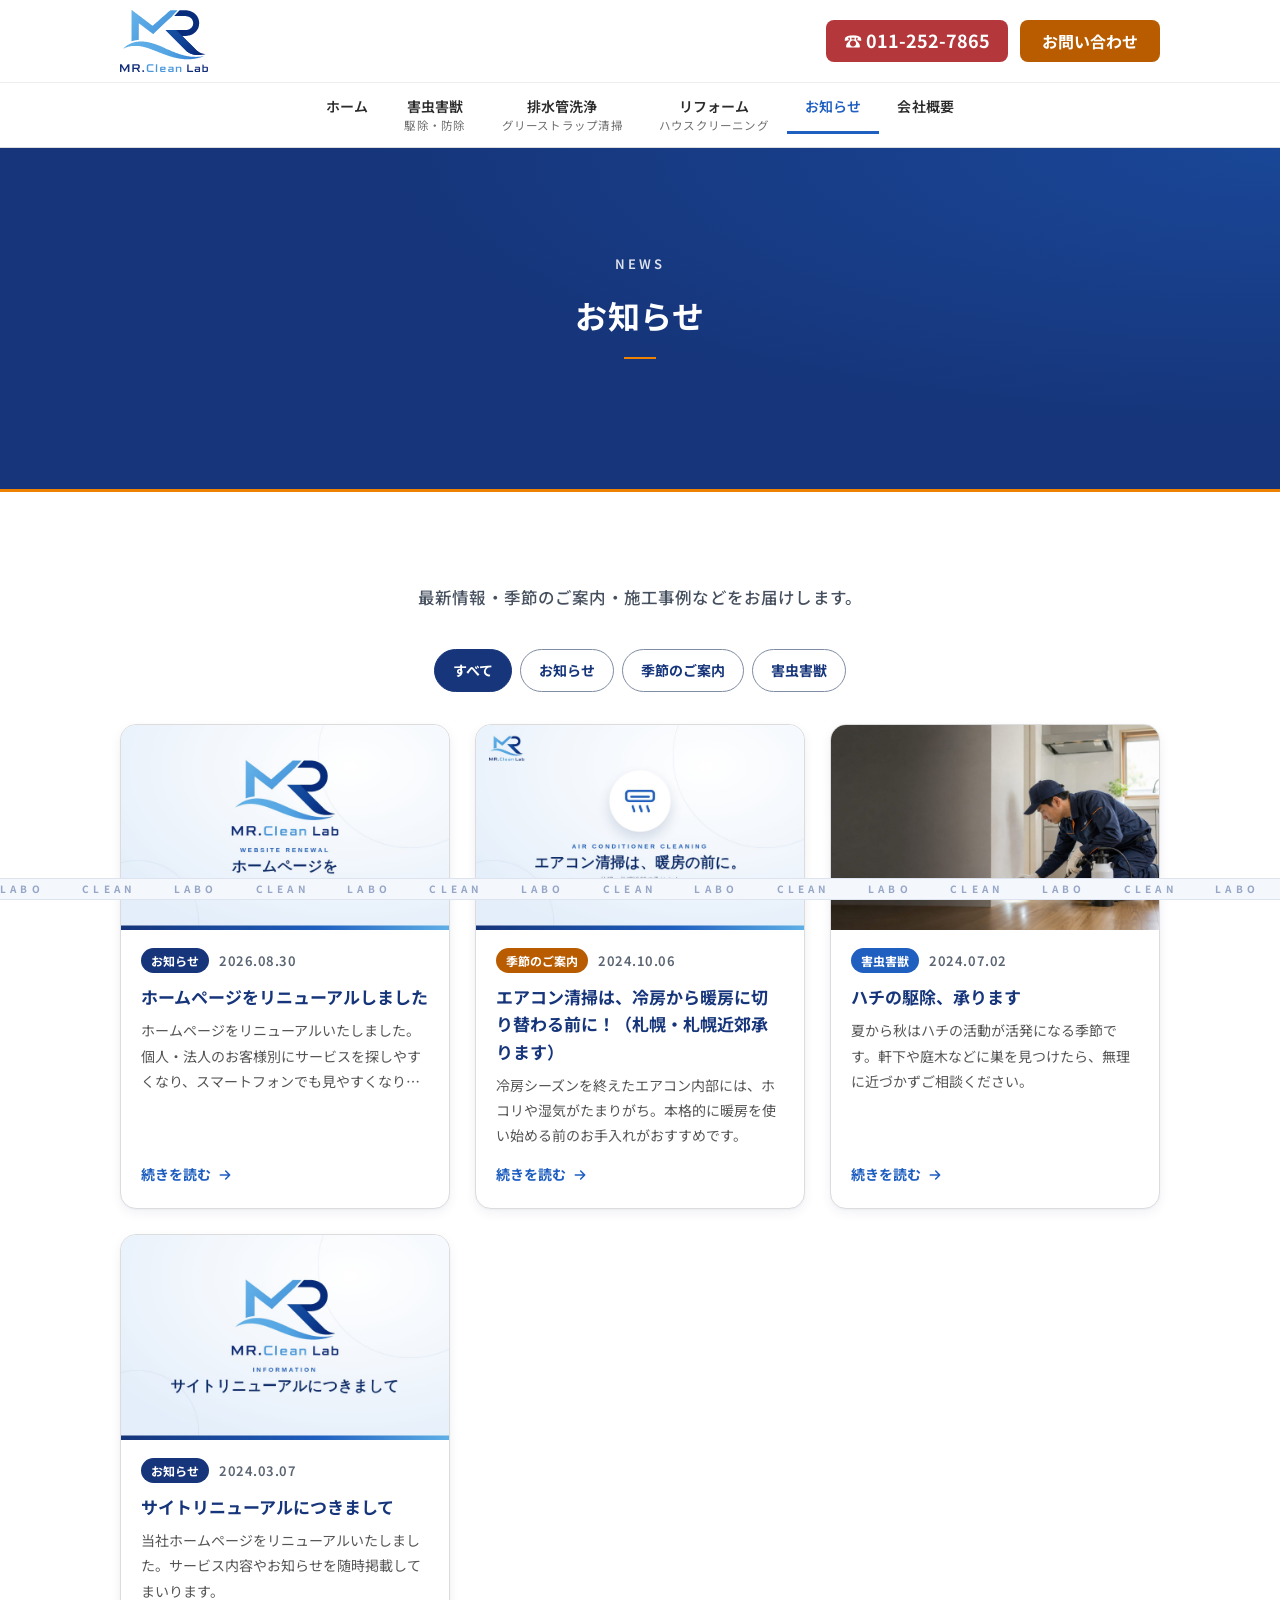
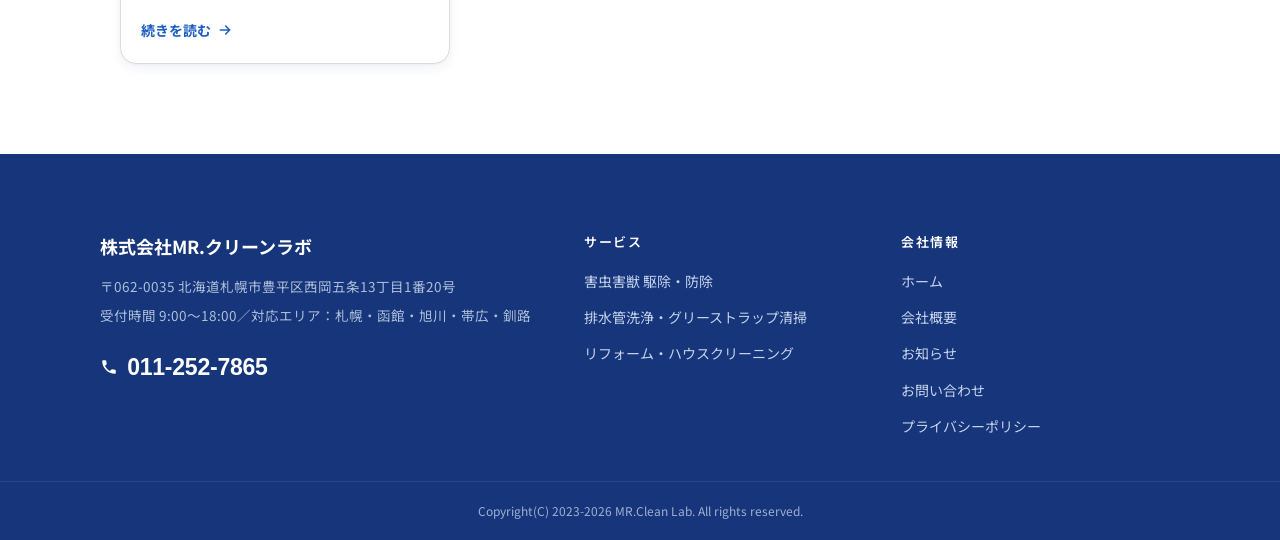
<file: news.html>
<!DOCTYPE html>
<html lang="ja">
<head>
  <meta charset="UTF-8">
  <meta name="viewport" content="width=device-width, initial-scale=1.0">
  <title>お知らせ｜株式会社MR.クリーンラボ</title>
  <meta name="description" content="株式会社MR.クリーンラボからのお知らせ・最新情報・トピックス。">
  <script>document.documentElement.className+=' js';</script>
  <link rel="canonical" href="https://playmark0227-svg.github.io/MR-creanLAB/news.html">
  <meta name="theme-color" content="#16357a">
  <link rel="icon" href="favicon.ico" sizes="48x48">
  <link rel="icon" href="images/logo-mark.svg?v=20260924a" type="image/svg+xml">
  <link rel="apple-touch-icon" href="apple-touch-icon.png">
  <meta property="og:type" content="website">
  <meta property="og:site_name" content="株式会社MR.クリーンラボ">
  <meta property="og:title" content="お知らせ｜株式会社MR.クリーンラボ">
  <meta property="og:description" content="株式会社MR.クリーンラボからのお知らせ・最新情報・トピックス。">
  <meta property="og:url" content="https://playmark0227-svg.github.io/MR-creanLAB/news.html">
  <meta property="og:image" content="https://playmark0227-svg.github.io/MR-creanLAB/images/ogp.jpg">
  <meta property="og:image:width" content="1200">
  <meta property="og:image:height" content="630">
  <meta property="og:image:alt" content="MR.Clean Lab｜住まいと店舗を、まるごと清潔に。">
  <meta name="twitter:image" content="https://playmark0227-svg.github.io/MR-creanLAB/images/ogp.jpg">
  <meta property="og:locale" content="ja_JP">
  <meta name="twitter:card" content="summary_large_image">
  <link rel="preconnect" href="https://fonts.googleapis.com">
  <link rel="preconnect" href="https://fonts.gstatic.com" crossorigin>
  <link rel="stylesheet" href="https://fonts.googleapis.com/css2?family=Noto+Sans+JP:wght@400;500;600;700;800&display=swap">
  <link rel="stylesheet" href="css/style.css?v=20260924b">
</head>
<body>
  <a class="skip-link" href="#main">本文へスキップ</a>

  <!-- ===== ローディング画面 ===== -->
  <div class="preloader" id="preloader" role="status" aria-label="読み込み中">
    <div class="preloader__inner">
      <img class="preloader__logo" src="images/logo.svg?v=20260924a" alt="MR.Clean Lab" onerror="this.remove()">
      <div class="preloader__bar"><span></span></div>
    </div>
  </div>


  <!-- ===== ヘッダー（全ページ共通） ===== -->
  <header class="site-header">
    <div class="container header-top">
      <a class="logo" href="index.html">
        <img class="logo-img" src="images/logo.svg?v=20260924a" alt="MR.Clean Lab" onerror="this.closest('.logo').classList.add('no-img');this.remove()">
        <span class="logo-mark">MR</span>
        <span class="logo-text">MR.Clean Lab</span>
      </a>
      <div class="header-actions">
        <a class="tel-btn" href="tel:011-252-7865">&#9742; 011-252-7865</a>
        <a class="btn-contact" href="contact.html">お問い合わせ</a>
      </div>
    </div>
    <nav class="global-nav">
      <div class="container">
        <ul>
          <li><a href="index.html">ホーム</a></li>
          <li><a href="pest-control.html">害虫害獣<small>駆除・防除</small></a></li>
          <li><a href="drainage.html">排水管洗浄<small>グリーストラップ清掃</small></a></li>
          <li><a href="reform.html">リフォーム<small>ハウスクリーニング</small></a></li>
          <li class="is-current"><a href="news.html">お知らせ</a></li>
          <li><a href="company.html">会社概要</a></li>
        </ul>
      </div>
    </nav>
  </header>

  <main id="main">

  <!-- ===== ページ見出し ===== -->
  <section class="page-hero">
    <p class="en">NEWS</p>
    <h1 class="ja">お知らせ</h1>
  </section>

  <!-- ===== お知らせ一覧 =====
       ★新しい記事を追加するときは、下の「news-grid」の一番上に
         <article class="news-card"> 〜 </article> のまとまりを1つコピーして貼り付け、
         リンク先・画像・カテゴリ・日付・タイトル・要約を書き換えてください。
         手順の詳細は news/README.md にあります。 -->
  <section class="section">
    <div class="container">
      <p class="section-lead">最新情報・季節のご案内・施工事例などをお届けします。</p>
      <div class="news-filter" role="group" aria-label="カテゴリで絞り込み" hidden></div>
      <div class="news-grid">
        <article class="news-card" data-cat="info">
          <a class="news-card__link" href="news/2026-08-30-renewal.html">
            <div class="news-card__img"><img src="images/news/2026-08-30-renewal.jpg" alt="" width="1600" height="1000" decoding="async" fetchpriority="high"></div>
            <div class="news-card__body">
              <div class="news-card__meta"><span class="news-tag" data-cat="info">お知らせ</span><time datetime="2026-08-30">2026.08.30</time></div>
              <h2 class="news-card__title">ホームページをリニューアルしました</h2>
              <p class="news-card__excerpt">ホームページをリニューアルいたしました。個人・法人のお客様別にサービスを探しやすくなり、スマートフォンでも見やすくなりました。</p>
              <span class="news-card__more" aria-hidden="true">続きを読む<svg viewBox="0 0 24 24" fill="none" stroke="currentColor" stroke-width="2.4" stroke-linecap="round" stroke-linejoin="round" aria-hidden="true"><path d="M5 12h14M13 6l6 6-6 6"/></svg></span>
            </div>
          </a>
        </article>
        <article class="news-card" data-cat="season">
          <a class="news-card__link" href="news/2024-10-06-aircon.html">
            <div class="news-card__img"><img src="images/news/2024-10-06-aircon.jpg" alt="" width="1600" height="1000" loading="lazy" decoding="async"></div>
            <div class="news-card__body">
              <div class="news-card__meta"><span class="news-tag" data-cat="season">季節のご案内</span><time datetime="2024-10-06">2024.10.06</time></div>
              <h2 class="news-card__title">エアコン清掃は、冷房から暖房に切り替わる前に！（札幌・札幌近郊承ります）</h2>
              <p class="news-card__excerpt">冷房シーズンを終えたエアコン内部には、ホコリや湿気がたまりがち。本格的に暖房を使い始める前のお手入れがおすすめです。</p>
              <span class="news-card__more" aria-hidden="true">続きを読む<svg viewBox="0 0 24 24" fill="none" stroke="currentColor" stroke-width="2.4" stroke-linecap="round" stroke-linejoin="round" aria-hidden="true"><path d="M5 12h14M13 6l6 6-6 6"/></svg></span>
            </div>
          </a>
        </article>
        <article class="news-card" data-cat="pest">
          <a class="news-card__link" href="news/2024-07-02-hachi.html">
            <div class="news-card__img"><img src="images/news/2024-07-02-hachi.jpg" alt="" width="1600" height="1000" loading="lazy" decoding="async"></div>
            <div class="news-card__body">
              <div class="news-card__meta"><span class="news-tag" data-cat="pest">害虫害獣</span><time datetime="2024-07-02">2024.07.02</time></div>
              <h2 class="news-card__title">ハチの駆除、承ります</h2>
              <p class="news-card__excerpt">夏から秋はハチの活動が活発になる季節です。軒下や庭木などに巣を見つけたら、無理に近づかずご相談ください。</p>
              <span class="news-card__more" aria-hidden="true">続きを読む<svg viewBox="0 0 24 24" fill="none" stroke="currentColor" stroke-width="2.4" stroke-linecap="round" stroke-linejoin="round" aria-hidden="true"><path d="M5 12h14M13 6l6 6-6 6"/></svg></span>
            </div>
          </a>
        </article>
        <article class="news-card" data-cat="info">
          <a class="news-card__link" href="news/2024-03-07-renewal.html">
            <div class="news-card__img"><img src="images/news/2024-03-07-renewal.jpg" alt="" width="1600" height="1000" loading="lazy" decoding="async"></div>
            <div class="news-card__body">
              <div class="news-card__meta"><span class="news-tag" data-cat="info">お知らせ</span><time datetime="2024-03-07">2024.03.07</time></div>
              <h2 class="news-card__title">サイトリニューアルにつきまして</h2>
              <p class="news-card__excerpt">当社ホームページをリニューアルいたしました。サービス内容やお知らせを随時掲載してまいります。</p>
              <span class="news-card__more" aria-hidden="true">続きを読む<svg viewBox="0 0 24 24" fill="none" stroke="currentColor" stroke-width="2.4" stroke-linecap="round" stroke-linejoin="round" aria-hidden="true"><path d="M5 12h14M13 6l6 6-6 6"/></svg></span>
            </div>
          </a>
        </article>
      </div>
      <p class="news-empty" hidden>該当するお知らせはありません。</p>
    </div>
  </section>

  </main>

  <footer class="site-footer">
    <div class="container footer-main">
      <div class="footer-brand">
        <p class="fname">株式会社MR.クリーンラボ</p>
        <p>〒062-0035 北海道札幌市豊平区西岡五条13丁目1番20号</p>
        <p>受付時間 9:00〜18:00／対応エリア：札幌・函館・旭川・帯広・釧路</p>
        <a class="ftel" href="tel:011-252-7865"><svg viewBox="0 0 24 24" fill="currentColor"><path d="M6.6 10.8a15 15 0 0 0 6.6 6.6l2.2-2.2c.3-.3.7-.4 1-.2 1.2.4 2.4.6 3.6.6.6 0 1 .4 1 1V20c0 .6-.4 1-1 1A17 17 0 0 1 3 4c0-.6.4-1 1-1h3.4c.6 0 1 .4 1 1 0 1.2.2 2.4.6 3.6.1.4 0 .8-.3 1Z"/></svg>011-252-7865</a>
      </div>
      <div class="footer-col">
        <h4>サービス</h4>
        <ul>
          <li><a href="pest-control.html">害虫害獣 駆除・防除</a></li>
          <li><a href="drainage.html">排水管洗浄・グリーストラップ清掃</a></li>
          <li><a href="reform.html">リフォーム・ハウスクリーニング</a></li>
        </ul>
      </div>
      <div class="footer-col">
        <h4>会社情報</h4>
        <ul>
          <li><a href="index.html">ホーム</a></li>
          <li><a href="company.html">会社概要</a></li>
          <li><a href="news.html">お知らせ</a></li>
          <li><a href="contact.html">お問い合わせ</a></li>
          <li><a href="privacy.html">プライバシーポリシー</a></li>
        </ul>
      </div>
    </div>
    <p class="footer-bottom2">Copyright(C) 2023-2026 MR.Clean Lab. All rights reserved.</p>
  </footer>

  <div class="mcta">
    <a class="tel" href="tel:011-252-7865"><svg viewBox="0 0 24 24" fill="currentColor"><path d="M6.6 10.8a15 15 0 0 0 6.6 6.6l2.2-2.2c.3-.3.7-.4 1-.2 1.2.4 2.4.6 3.6.6.6 0 1 .4 1 1V20c0 .6-.4 1-1 1A17 17 0 0 1 3 4c0-.6.4-1 1-1h3.4c.6 0 1 .4 1 1 0 1.2.2 2.4.6 3.6.1.4 0 .8-.3 1Z"/></svg>電話する</a>
    <a class="req" href="contact.html">無料で相談する</a>
  </div>
  <a class="pagetop" href="#" aria-label="ページ上部へ戻る"><svg viewBox="0 0 24 24" fill="none" stroke="currentColor" stroke-width="2.2" stroke-linecap="round" stroke-linejoin="round"><path d="M12 19V5M6 11l6-6 6 6"/></svg></a>
  <script src="js/main.js?v=20260924b" defer></script>

</body>
</html>
</file>
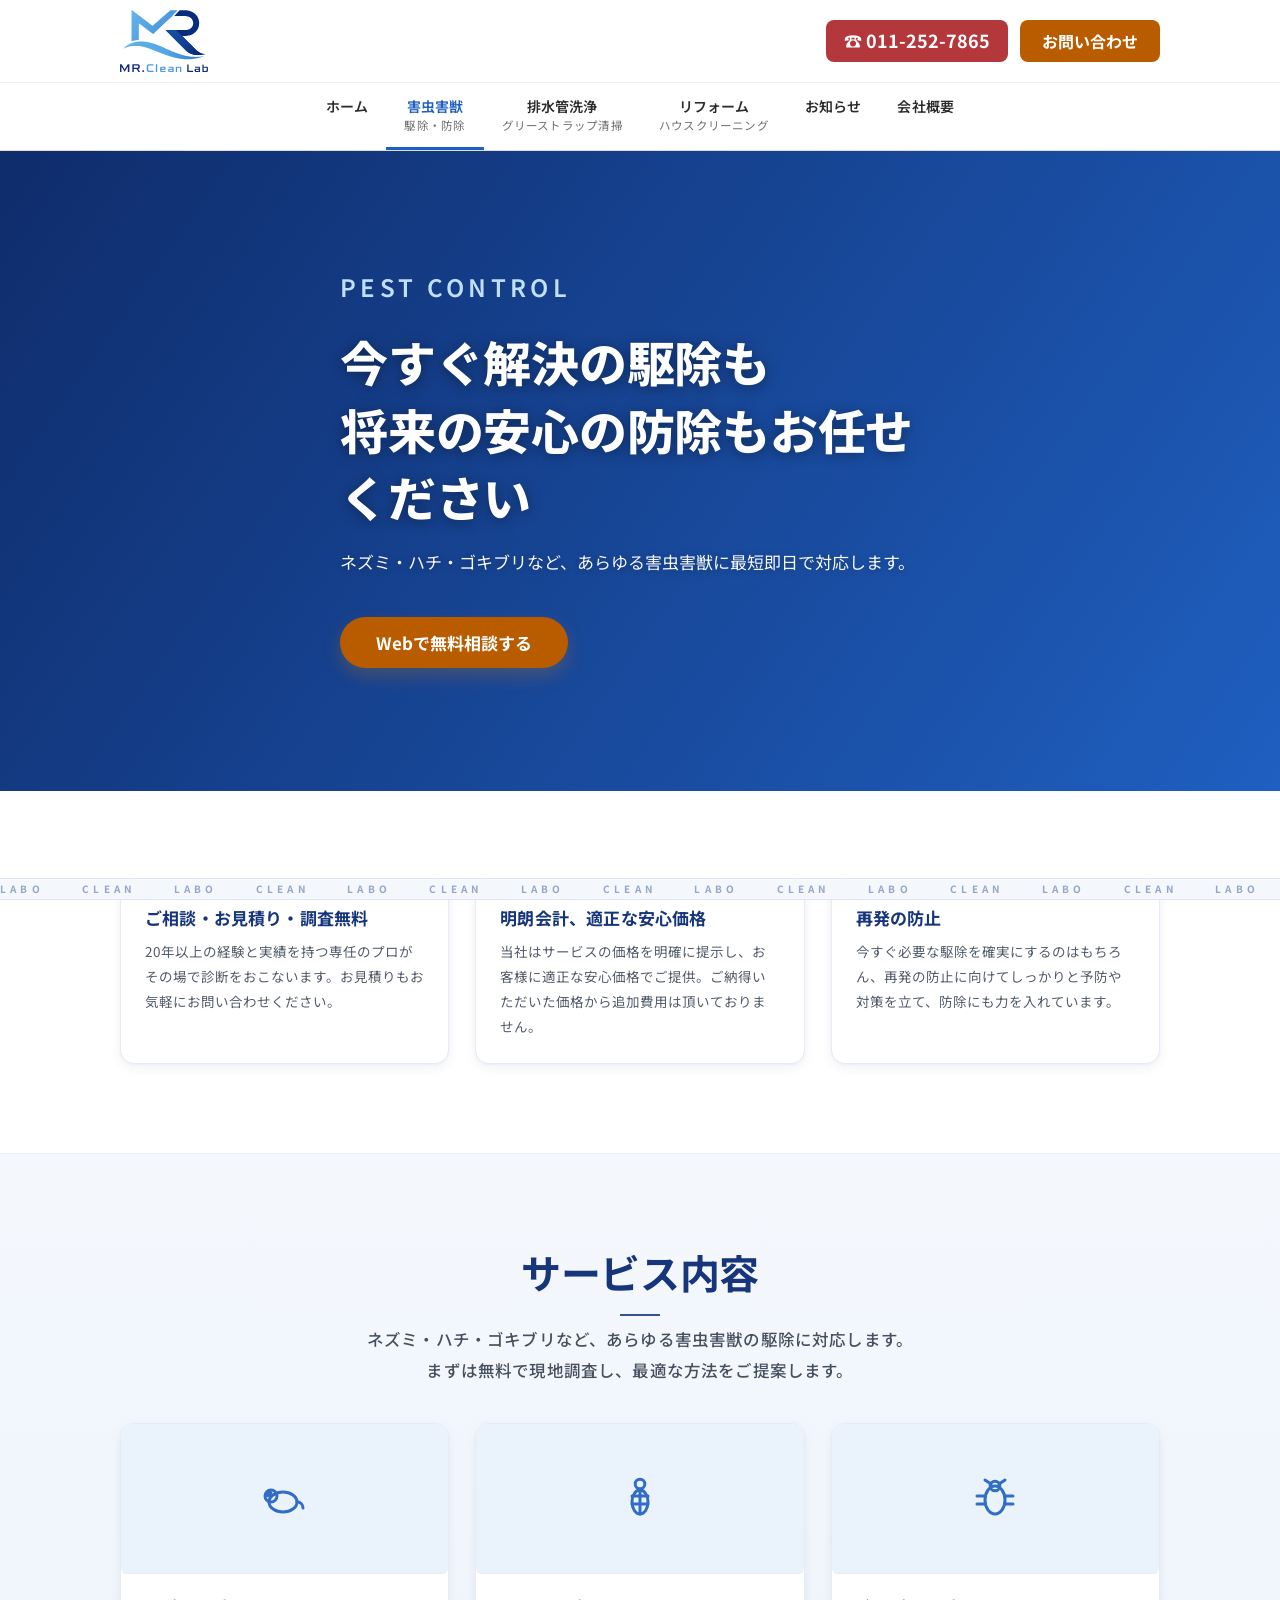
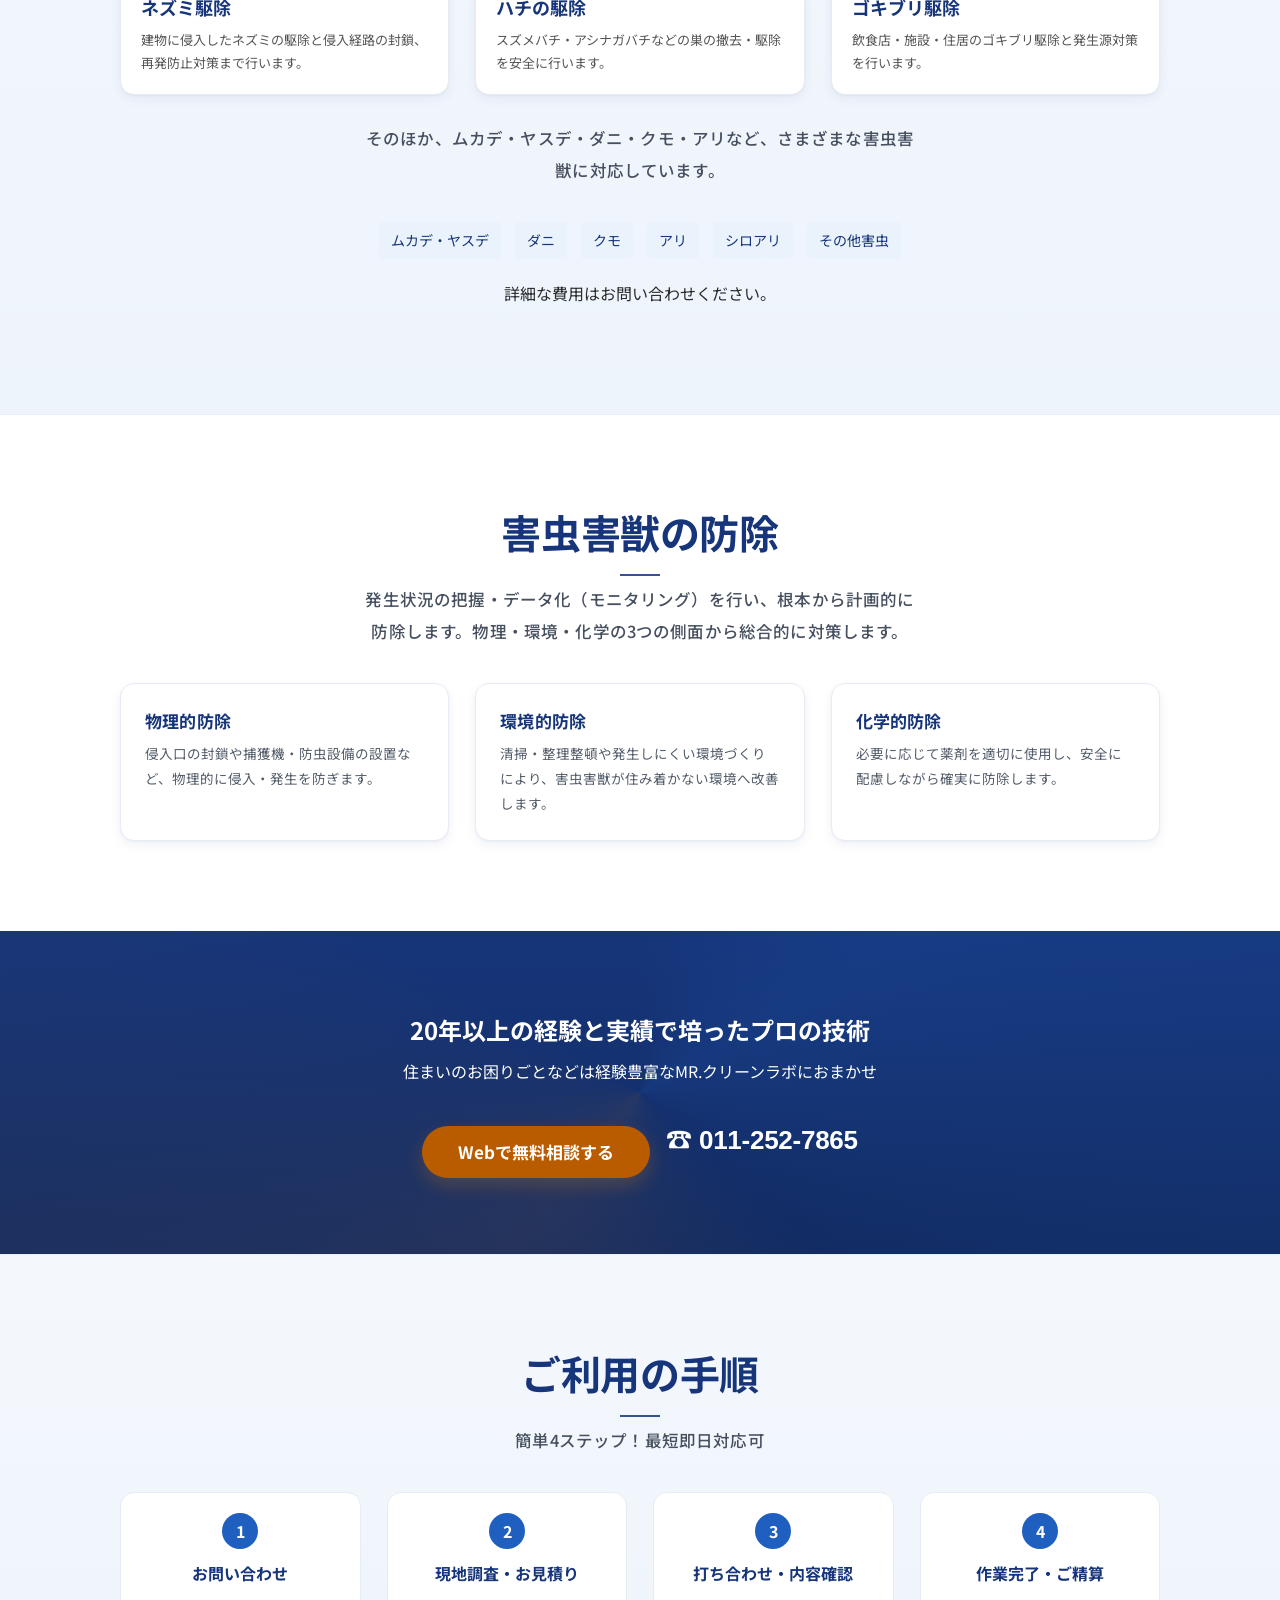
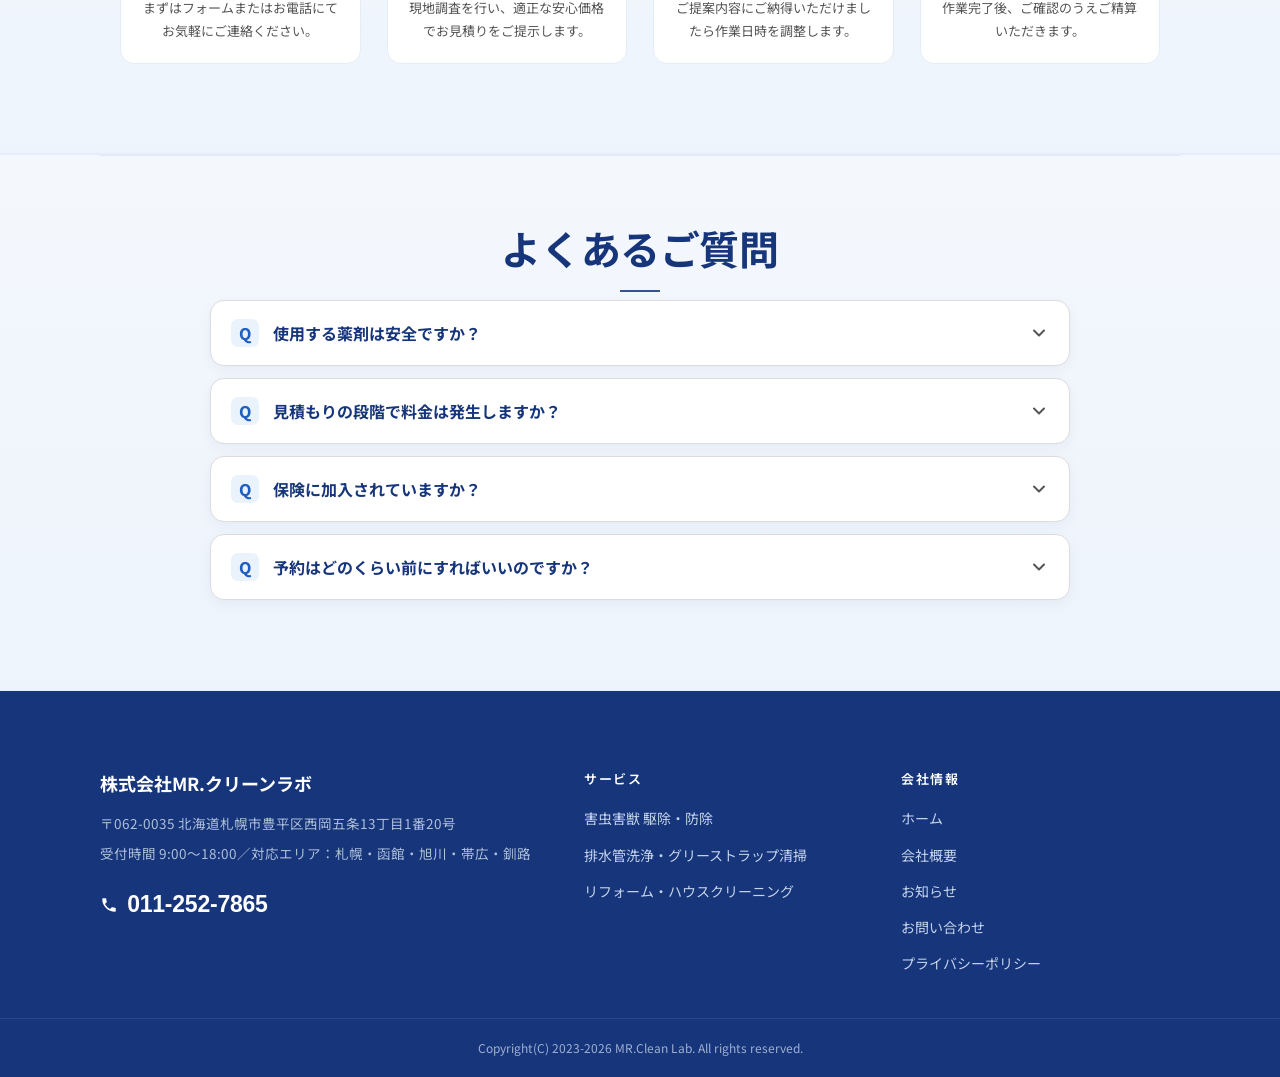
<file: pest-control.html>
<!DOCTYPE html>
<html lang="ja">
<head>
  <meta charset="UTF-8">
  <meta name="viewport" content="width=device-width, initial-scale=1.0">
  <title>害虫害獣 駆除・防除｜株式会社MR.クリーンラボ</title>
  <meta name="description" content="札幌のMR.クリーンラボ。ネズミ・ハチ・ゴキブリなど害虫害獣の駆除と再発を防ぐ防除。今すぐの解決も将来の安心もお任せください。">
  <script>document.documentElement.className+=' js';</script>
  <link rel="canonical" href="https://playmark0227-svg.github.io/MR-creanLAB/pest-control.html">
  <meta name="theme-color" content="#16357a">
  <link rel="icon" href="favicon.ico" sizes="48x48">
  <link rel="icon" href="images/logo-mark.svg?v=20260924a" type="image/svg+xml">
  <link rel="apple-touch-icon" href="apple-touch-icon.png">
  <meta property="og:type" content="website">
  <meta property="og:site_name" content="株式会社MR.クリーンラボ">
  <meta property="og:title" content="害虫害獣 駆除・防除｜株式会社MR.クリーンラボ">
  <meta property="og:description" content="札幌のMR.クリーンラボ。ネズミ・ハチ・ゴキブリなど害虫害獣の駆除と再発を防ぐ防除。今すぐの解決も将来の安心もお任せください。">
  <meta property="og:url" content="https://playmark0227-svg.github.io/MR-creanLAB/pest-control.html">
  <meta property="og:image" content="https://playmark0227-svg.github.io/MR-creanLAB/images/ogp.jpg">
  <meta property="og:image:width" content="1200">
  <meta property="og:image:height" content="630">
  <meta property="og:image:alt" content="MR.Clean Lab｜住まいと店舗を、まるごと清潔に。">
  <meta name="twitter:image" content="https://playmark0227-svg.github.io/MR-creanLAB/images/ogp.jpg">
  <meta property="og:locale" content="ja_JP">
  <meta name="twitter:card" content="summary_large_image">
  <link rel="preconnect" href="https://fonts.googleapis.com">
  <link rel="preconnect" href="https://fonts.gstatic.com" crossorigin>
  <link rel="stylesheet" href="https://fonts.googleapis.com/css2?family=Noto+Sans+JP:wght@400;500;600;700;800&display=swap">
  <link rel="stylesheet" href="css/style.css?v=20260924b">
</head>
<body>
  <a class="skip-link" href="#main">本文へスキップ</a>

  <!-- ===== ローディング画面 ===== -->
  <div class="preloader" id="preloader" role="status" aria-label="読み込み中">
    <div class="preloader__inner">
      <img class="preloader__logo" src="images/logo.svg?v=20260924a" alt="MR.Clean Lab" onerror="this.remove()">
      <div class="preloader__bar"><span></span></div>
    </div>
  </div>


  <!-- ===== ヘッダー（全ページ共通） ===== -->
  <header class="site-header">
    <div class="container header-top">
      <a class="logo" href="index.html">
        <img class="logo-img" src="images/logo.svg?v=20260924a" alt="MR.Clean Lab" onerror="this.closest('.logo').classList.add('no-img');this.remove()">
        <span class="logo-mark">MR</span>
        <span class="logo-text">MR.Clean Lab</span>
      </a>
      <div class="header-actions">
        <a class="tel-btn" href="tel:011-252-7865">&#9742; 011-252-7865</a>
        <a class="btn-contact" href="contact.html">お問い合わせ</a>
      </div>
    </div>
    <nav class="global-nav">
      <div class="container">
        <ul>
          <li><a href="index.html">ホーム</a></li>
          <li class="is-current"><a href="pest-control.html">害虫害獣<small>駆除・防除</small></a></li>
          <li><a href="drainage.html">排水管洗浄<small>グリーストラップ清掃</small></a></li>
          <li><a href="reform.html">リフォーム<small>ハウスクリーニング</small></a></li>
          <li><a href="news.html">お知らせ</a></li>
          <li><a href="company.html">会社概要</a></li>
        </ul>
      </div>
    </nav>
  </header>

  <main id="main">

  <!-- ===== ヒーロー ===== -->
  <section class="hero hero--photo" style="--hero-img:url('images/hero-pest.jpg?v=20260830f')">
    <div class="container">
      <div class="hero__text">
        <span class="en-tag">PEST CONTROL</span>
        <h1>今すぐ解決の駆除も<br>将来の安心の防除もお任せください</h1>
        <p class="lead-small">ネズミ・ハチ・ゴキブリなど、あらゆる害虫害獣に最短即日で対応します。</p>
        <a class="btn-cta" href="contact.html">Webで無料相談する</a>
      </div>
    </div>
  </section>

  <!-- ===== 3つの特徴 ===== -->
  <section class="section">
    <div class="container">
      <div class="features">
        <div class="feature"><h3>ご相談・お見積り・調査無料</h3><p>20年以上の経験と実績を持つ専任のプロがその場で診断をおこないます。お見積りもお気軽にお問い合わせください。</p></div>
        <div class="feature"><h3>明朗会計、適正な安心価格</h3><p>当社はサービスの価格を明確に提示し、お客様に適正な安心価格でご提供。ご納得いただいた価格から追加費用は頂いておりません。</p></div>
        <div class="feature"><h3>再発の防止</h3><p>今すぐ必要な駆除を確実にするのはもちろん、再発の防止に向けてしっかりと予防や対策を立て、防除にも力を入れています。</p></div>
      </div>
    </div>
  </section>

  <!-- ===== サービス内容 ===== -->
  <section class="section alt">
    <div class="container">
      <h2 class="section-title">サービス内容</h2>
      <p class="section-lead">ネズミ・ハチ・ゴキブリなど、あらゆる害虫害獣の駆除に対応します。まずは無料で現地調査し、最適な方法をご提案します。</p>

      <div class="service-grid">
        <div class="service-card"><div class="ph"><svg viewBox="0 0 24 24" fill="none" stroke="currentColor" stroke-width="1.5" stroke-linecap="round" stroke-linejoin="round"><ellipse cx="11" cy="14" rx="7" ry="5"/><circle cx="5" cy="11" r="3"/><circle cx="4" cy="10" r="1" fill="currentColor"/><path d="M18 14c2 0 3 1.5 3 3"/></svg></div><div class="body"><h4>ネズミ駆除</h4><p>建物に侵入したネズミの駆除と侵入経路の封鎖、再発防止対策まで行います。</p></div></div>
        <div class="service-card"><div class="ph"><svg viewBox="0 0 24 24" fill="none" stroke="currentColor" stroke-width="1.5" stroke-linecap="round" stroke-linejoin="round"><ellipse cx="12" cy="14" rx="4" ry="6"/><path d="M12 8v12M8 11h8M8 15h8"/><circle cx="12" cy="5" r="2.4"/></svg></div><div class="body"><h4>ハチの駆除</h4><p>スズメバチ・アシナガバチなどの巣の撤去・駆除を安全に行います。</p></div></div>
        <div class="service-card"><div class="ph"><svg viewBox="0 0 24 24" fill="none" stroke="currentColor" stroke-width="1.5" stroke-linecap="round" stroke-linejoin="round"><ellipse cx="12" cy="13" rx="5" ry="7"/><circle cx="12" cy="6" r="2.4"/><path d="M10 5 7 3M14 5l3-2M7 11H3M7 15H3M17 11h4M17 15h4"/></svg></div><div class="body"><h4>ゴキブリ駆除</h4><p>飲食店・施設・住居のゴキブリ駆除と発生源対策を行います。</p></div></div>
      </div>

      <p class="section-lead" style="margin-top:28px;">そのほか、ムカデ・ヤスデ・ダニ・クモ・アリなど、さまざまな害虫害獣に対応しています。</p>
      <ul class="tag-list" style="justify-content:center;">
        <li>ムカデ・ヤスデ</li><li>ダニ</li><li>クモ</li><li>アリ</li><li>シロアリ</li><li>その他害虫</li>
      </ul>
      <p style="text-align:center;margin-top:20px;">詳細な費用はお問い合わせください。</p>
    </div>
  </section>

  <!-- ===== 防除（モニタリング） ===== -->
  <section class="section">
    <div class="container">
      <h2 class="section-title">害虫害獣の防除</h2>
      <p class="section-lead">発生状況の把握・データ化（モニタリング）を行い、根本から計画的に防除します。物理・環境・化学の3つの側面から総合的に対策します。</p>
      <div class="features">
        <div class="feature"><h3>物理的防除</h3><p>侵入口の封鎖や捕獲機・防虫設備の設置など、物理的に侵入・発生を防ぎます。</p></div>
        <div class="feature"><h3>環境的防除</h3><p>清掃・整理整頓や発生しにくい環境づくりにより、害虫害獣が住み着かない環境へ改善します。</p></div>
        <div class="feature"><h3>化学的防除</h3><p>必要に応じて薬剤を適切に使用し、安全に配慮しながら確実に防除します。</p></div>
      </div>
    </div>
  </section>

  <!-- ===== CTA帯 ===== -->
  <section class="cta-band">
    <h2>20年以上の経験と実績で培ったプロの技術</h2>
    <p>住まいのお困りごとなどは経験豊富なMR.クリーンラボにおまかせ</p>
    <div class="cta-row">
      <a class="btn-cta" href="contact.html">Webで無料相談する</a>
      <a class="tel-inline" href="tel:011-252-7865">&#9742; 011-252-7865</a>
    </div>
  </section>

  <!-- ===== ご利用の手順 ===== -->
  <section class="section alt">
    <div class="container">
      <h2 class="section-title">ご利用の手順</h2>
      <p class="section-lead">簡単4ステップ！最短即日対応可</p>
      <div class="steps">
        <div class="step"><h4>お問い合わせ</h4><p>まずはフォームまたはお電話にてお気軽にご連絡ください。</p></div>
        <div class="step"><h4>現地調査・お見積り</h4><p>現地調査を行い、適正な安心価格でお見積りをご提示します。</p></div>
        <div class="step"><h4>打ち合わせ・内容確認</h4><p>ご提案内容にご納得いただけましたら作業日時を調整します。</p></div>
        <div class="step"><h4>作業完了・ご精算</h4><p>作業完了後、ご確認のうえご精算いただきます。</p></div>
      </div>
    </div>
  </section>

  <!-- ===== FAQ ===== -->
  <section class="section alt">
    <div class="container">
      <h2 class="section-title">よくあるご質問</h2>
      <div class="faq-acc">
        <div class="item"><button class="q"><span class="qm">Q</span>使用する薬剤は安全ですか？<svg class="chev" viewBox="0 0 24 24" width="20" height="20" fill="none" stroke="currentColor" stroke-width="2.4" stroke-linecap="round" stroke-linejoin="round"><path d="M6 9l6 6 6-6"/></svg></button><div class="a"><div class="inner">人やペットへの影響に配慮した薬剤を、適正な量で使用します。お子様や食品を扱う環境など、状況に合わせて最適な方法をご提案しますのでご安心ください。</div></div></div>
        <div class="item"><button class="q"><span class="qm">Q</span>見積もりの段階で料金は発生しますか？<svg class="chev" viewBox="0 0 24 24" width="20" height="20" fill="none" stroke="currentColor" stroke-width="2.4" stroke-linecap="round" stroke-linejoin="round"><path d="M6 9l6 6 6-6"/></svg></button><div class="a"><div class="inner">ご相談・現地調査・お見積りはすべて無料です。お見積り内容にご納得いただいてから作業を開始しますので、安心してご依頼ください。</div></div></div>
        <div class="item"><button class="q"><span class="qm">Q</span>保険に加入されていますか？<svg class="chev" viewBox="0 0 24 24" width="20" height="20" fill="none" stroke="currentColor" stroke-width="2.4" stroke-linecap="round" stroke-linejoin="round"><path d="M6 9l6 6 6-6"/></svg></button><div class="a"><div class="inner">万が一に備えた対応を行っております。詳細はお問い合わせ時にご説明いたします。</div></div></div>
        <div class="item"><button class="q"><span class="qm">Q</span>予約はどのくらい前にすればいいのですか？<svg class="chev" viewBox="0 0 24 24" width="20" height="20" fill="none" stroke="currentColor" stroke-width="2.4" stroke-linecap="round" stroke-linejoin="round"><path d="M6 9l6 6 6-6"/></svg></button><div class="a"><div class="inner">内容や時期にもよりますが、最短即日での対応も可能です。まずはお気軽にご連絡ください。</div></div></div>
      </div>
    </div>
  </section>

  <!-- ===== フッター（全ページ共通） ===== -->
  </main>

  <footer class="site-footer">
    <div class="container footer-main">
      <div class="footer-brand">
        <p class="fname">株式会社MR.クリーンラボ</p>
        <p>〒062-0035 北海道札幌市豊平区西岡五条13丁目1番20号</p>
        <p>受付時間 9:00〜18:00／対応エリア：札幌・函館・旭川・帯広・釧路</p>
        <a class="ftel" href="tel:011-252-7865"><svg viewBox="0 0 24 24" fill="currentColor"><path d="M6.6 10.8a15 15 0 0 0 6.6 6.6l2.2-2.2c.3-.3.7-.4 1-.2 1.2.4 2.4.6 3.6.6.6 0 1 .4 1 1V20c0 .6-.4 1-1 1A17 17 0 0 1 3 4c0-.6.4-1 1-1h3.4c.6 0 1 .4 1 1 0 1.2.2 2.4.6 3.6.1.4 0 .8-.3 1Z"/></svg>011-252-7865</a>
      </div>
      <div class="footer-col">
        <h4>サービス</h4>
        <ul>
          <li><a href="pest-control.html">害虫害獣 駆除・防除</a></li>
          <li><a href="drainage.html">排水管洗浄・グリーストラップ清掃</a></li>
          <li><a href="reform.html">リフォーム・ハウスクリーニング</a></li>
        </ul>
      </div>
      <div class="footer-col">
        <h4>会社情報</h4>
        <ul>
          <li><a href="index.html">ホーム</a></li>
          <li><a href="company.html">会社概要</a></li>
          <li><a href="news.html">お知らせ</a></li>
          <li><a href="contact.html">お問い合わせ</a></li>
          <li><a href="privacy.html">プライバシーポリシー</a></li>
        </ul>
      </div>
    </div>
    <p class="footer-bottom2">Copyright(C) 2023-2026 MR.Clean Lab. All rights reserved.</p>
  </footer>

  <div class="mcta">
    <a class="tel" href="tel:011-252-7865"><svg viewBox="0 0 24 24" fill="currentColor"><path d="M6.6 10.8a15 15 0 0 0 6.6 6.6l2.2-2.2c.3-.3.7-.4 1-.2 1.2.4 2.4.6 3.6.6.6 0 1 .4 1 1V20c0 .6-.4 1-1 1A17 17 0 0 1 3 4c0-.6.4-1 1-1h3.4c.6 0 1 .4 1 1 0 1.2.2 2.4.6 3.6.1.4 0 .8-.3 1Z"/></svg>電話する</a>
    <a class="req" href="contact.html">無料で相談する</a>
  </div>
  <a class="pagetop" href="#" aria-label="ページ上部へ戻る"><svg viewBox="0 0 24 24" fill="none" stroke="currentColor" stroke-width="2.2" stroke-linecap="round" stroke-linejoin="round"><path d="M12 19V5M6 11l6-6 6 6"/></svg></a>
  <script src="js/main.js?v=20260924b" defer></script>

</body>
</html>
</file>
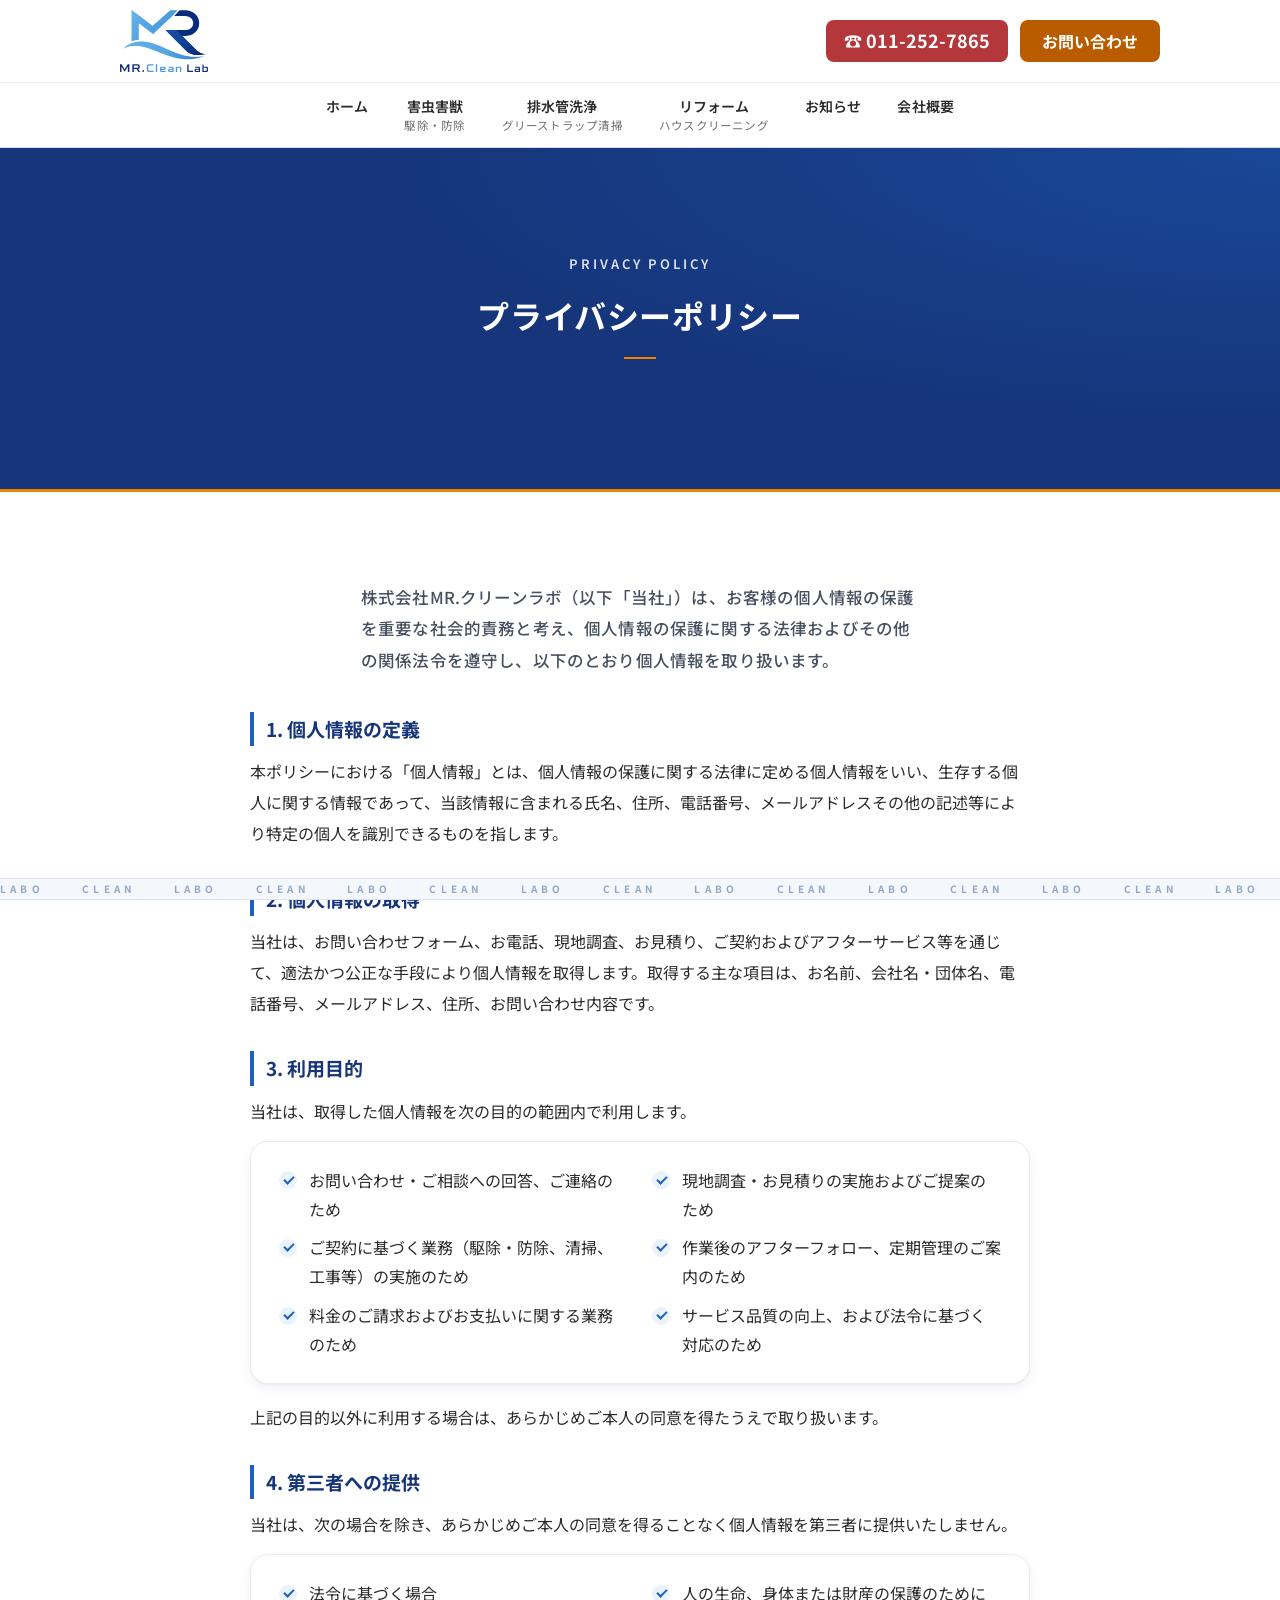
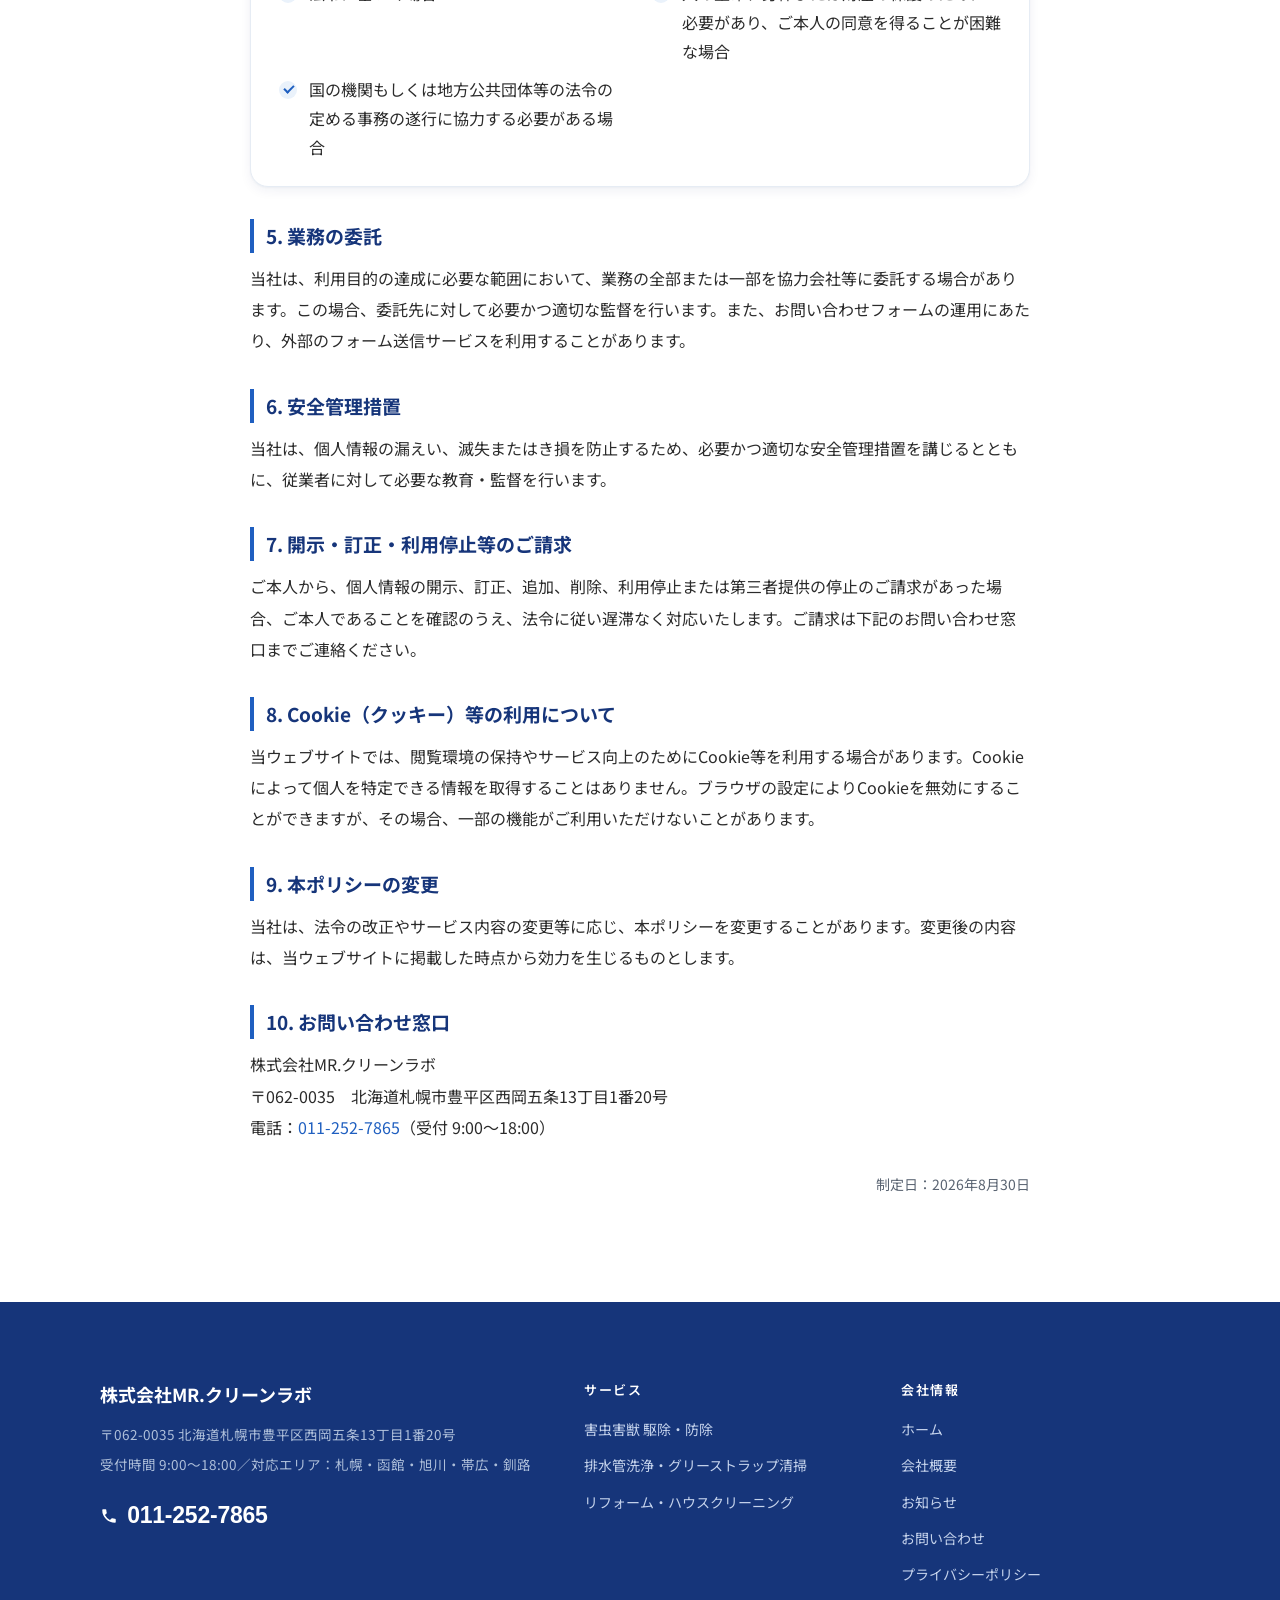
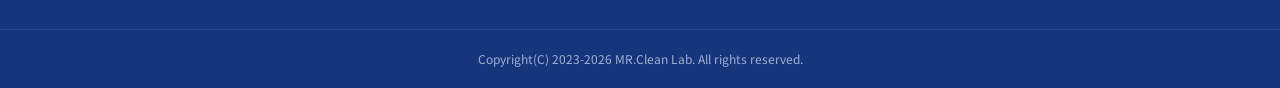
<file: privacy.html>
<!DOCTYPE html>
<html lang="ja">
<head>
  <meta charset="UTF-8">
  <meta name="viewport" content="width=device-width, initial-scale=1.0">
  <title>プライバシーポリシー｜株式会社MR.クリーンラボ</title>
  <meta name="description" content="株式会社MR.クリーンラボの個人情報保護方針（プライバシーポリシー）。取得する個人情報の利用目的、第三者提供、開示請求の窓口などについてご案内します。">
  <script>document.documentElement.className+=' js';</script>
  <link rel="canonical" href="https://playmark0227-svg.github.io/MR-creanLAB/privacy.html">
  <meta name="theme-color" content="#16357a">
  <link rel="icon" href="favicon.ico" sizes="48x48">
  <link rel="icon" href="images/logo-mark.svg?v=20260924a" type="image/svg+xml">
  <link rel="apple-touch-icon" href="apple-touch-icon.png">
  <meta property="og:type" content="website">
  <meta property="og:site_name" content="株式会社MR.クリーンラボ">
  <meta property="og:title" content="プライバシーポリシー｜株式会社MR.クリーンラボ">
  <meta property="og:description" content="株式会社MR.クリーンラボの個人情報保護方針。利用目的・第三者提供・開示請求の窓口をご案内します。">
  <meta property="og:url" content="https://playmark0227-svg.github.io/MR-creanLAB/privacy.html">
  <meta property="og:image" content="https://playmark0227-svg.github.io/MR-creanLAB/images/ogp.jpg">
  <meta property="og:image:width" content="1200">
  <meta property="og:image:height" content="630">
  <meta property="og:image:alt" content="MR.Clean Lab｜住まいと店舗を、まるごと清潔に。">
  <meta name="twitter:image" content="https://playmark0227-svg.github.io/MR-creanLAB/images/ogp.jpg">
  <meta property="og:locale" content="ja_JP">
  <meta name="twitter:card" content="summary_large_image">
  <link rel="preconnect" href="https://fonts.googleapis.com">
  <link rel="preconnect" href="https://fonts.gstatic.com" crossorigin>
  <link rel="stylesheet" href="https://fonts.googleapis.com/css2?family=Noto+Sans+JP:wght@400;500;600;700;800&display=swap">
  <link rel="stylesheet" href="css/style.css?v=20260924b">
</head>
<body>
  <a class="skip-link" href="#main">本文へスキップ</a>

  <!-- ===== ローディング画面 ===== -->
  <div class="preloader" id="preloader" role="status" aria-label="読み込み中">
    <div class="preloader__inner">
      <img class="preloader__logo" src="images/logo.svg?v=20260924a" alt="MR.Clean Lab" onerror="this.remove()">
      <div class="preloader__bar"><span></span></div>
    </div>
  </div>


  <!-- ===== ヘッダー（全ページ共通） ===== -->
  <header class="site-header">
    <div class="container header-top">
      <a class="logo" href="index.html">
        <img class="logo-img" src="images/logo.svg?v=20260924a" alt="MR.Clean Lab" onerror="this.closest('.logo').classList.add('no-img');this.remove()">
        <span class="logo-mark">MR</span>
        <span class="logo-text">MR.Clean Lab</span>
      </a>
      <div class="header-actions">
        <a class="tel-btn" href="tel:011-252-7865">&#9742; 011-252-7865</a>
        <a class="btn-contact" href="contact.html">お問い合わせ</a>
      </div>
    </div>
    <nav class="global-nav">
      <div class="container">
        <ul>
          <li><a href="index.html">ホーム</a></li>
          <li><a href="pest-control.html">害虫害獣<small>駆除・防除</small></a></li>
          <li><a href="drainage.html">排水管洗浄<small>グリーストラップ清掃</small></a></li>
          <li><a href="reform.html">リフォーム<small>ハウスクリーニング</small></a></li>
          <li><a href="news.html">お知らせ</a></li>
          <li><a href="company.html">会社概要</a></li>
        </ul>
      </div>
    </nav>
  </header>

  <main id="main">

  <!-- ===== ページ見出し ===== -->
  <section class="page-hero">
    <p class="en">PRIVACY POLICY</p>
    <h1 class="ja">プライバシーポリシー</h1>
  </section>

  <section class="section">
    <div class="container" style="max-width:820px;">
      <p class="section-lead" style="text-align:left;">株式会社MR.クリーンラボ（以下「当社」）は、お客様の個人情報の保護を重要な社会的責務と考え、個人情報の保護に関する法律およびその他の関係法令を遵守し、以下のとおり個人情報を取り扱います。</p>

      <div class="policy">
        <h2>1. 個人情報の定義</h2>
        <p>本ポリシーにおける「個人情報」とは、個人情報の保護に関する法律に定める個人情報をいい、生存する個人に関する情報であって、当該情報に含まれる氏名、住所、電話番号、メールアドレスその他の記述等により特定の個人を識別できるものを指します。</p>

        <h2>2. 個人情報の取得</h2>
        <p>当社は、お問い合わせフォーム、お電話、現地調査、お見積り、ご契約およびアフターサービス等を通じて、適法かつ公正な手段により個人情報を取得します。取得する主な項目は、お名前、会社名・団体名、電話番号、メールアドレス、住所、お問い合わせ内容です。</p>

        <h2>3. 利用目的</h2>
        <p>当社は、取得した個人情報を次の目的の範囲内で利用します。</p>
        <ul class="checklist">
          <li>お問い合わせ・ご相談への回答、ご連絡のため</li>
          <li>現地調査・お見積りの実施およびご提案のため</li>
          <li>ご契約に基づく業務（駆除・防除、清掃、工事等）の実施のため</li>
          <li>作業後のアフターフォロー、定期管理のご案内のため</li>
          <li>料金のご請求およびお支払いに関する業務のため</li>
          <li>サービス品質の向上、および法令に基づく対応のため</li>
        </ul>
        <p>上記の目的以外に利用する場合は、あらかじめご本人の同意を得たうえで取り扱います。</p>

        <h2>4. 第三者への提供</h2>
        <p>当社は、次の場合を除き、あらかじめご本人の同意を得ることなく個人情報を第三者に提供いたしません。</p>
        <ul class="checklist">
          <li>法令に基づく場合</li>
          <li>人の生命、身体または財産の保護のために必要があり、ご本人の同意を得ることが困難な場合</li>
          <li>国の機関もしくは地方公共団体等の法令の定める事務の遂行に協力する必要がある場合</li>
        </ul>

        <h2>5. 業務の委託</h2>
        <p>当社は、利用目的の達成に必要な範囲において、業務の全部または一部を協力会社等に委託する場合があります。この場合、委託先に対して必要かつ適切な監督を行います。また、お問い合わせフォームの運用にあたり、外部のフォーム送信サービスを利用することがあります。</p>

        <h2>6. 安全管理措置</h2>
        <p>当社は、個人情報の漏えい、滅失またはき損を防止するため、必要かつ適切な安全管理措置を講じるとともに、従業者に対して必要な教育・監督を行います。</p>

        <h2>7. 開示・訂正・利用停止等のご請求</h2>
        <p>ご本人から、個人情報の開示、訂正、追加、削除、利用停止または第三者提供の停止のご請求があった場合、ご本人であることを確認のうえ、法令に従い遅滞なく対応いたします。ご請求は下記のお問い合わせ窓口までご連絡ください。</p>

        <h2>8. Cookie（クッキー）等の利用について</h2>
        <p>当ウェブサイトでは、閲覧環境の保持やサービス向上のためにCookie等を利用する場合があります。Cookieによって個人を特定できる情報を取得することはありません。ブラウザの設定によりCookieを無効にすることができますが、その場合、一部の機能がご利用いただけないことがあります。</p>

        <h2>9. 本ポリシーの変更</h2>
        <p>当社は、法令の改正やサービス内容の変更等に応じ、本ポリシーを変更することがあります。変更後の内容は、当ウェブサイトに掲載した時点から効力を生じるものとします。</p>

        <h2>10. お問い合わせ窓口</h2>
        <p>
          株式会社MR.クリーンラボ<br>
          〒062-0035　北海道札幌市豊平区西岡五条13丁目1番20号<br>
          電話：<a href="tel:011-252-7865">011-252-7865</a>（受付 9:00〜18:00）
        </p>
        <p class="policy-date">制定日：2026年8月30日</p>
      </div>
    </div>
  </section>

  </main>

  <footer class="site-footer">
    <div class="container footer-main">
      <div class="footer-brand">
        <p class="fname">株式会社MR.クリーンラボ</p>
        <p>〒062-0035 北海道札幌市豊平区西岡五条13丁目1番20号</p>
        <p>受付時間 9:00〜18:00／対応エリア：札幌・函館・旭川・帯広・釧路</p>
        <a class="ftel" href="tel:011-252-7865"><svg viewBox="0 0 24 24" fill="currentColor"><path d="M6.6 10.8a15 15 0 0 0 6.6 6.6l2.2-2.2c.3-.3.7-.4 1-.2 1.2.4 2.4.6 3.6.6.6 0 1 .4 1 1V20c0 .6-.4 1-1 1A17 17 0 0 1 3 4c0-.6.4-1 1-1h3.4c.6 0 1 .4 1 1 0 1.2.2 2.4.6 3.6.1.4 0 .8-.3 1Z"/></svg>011-252-7865</a>
      </div>
      <div class="footer-col">
        <h4>サービス</h4>
        <ul>
          <li><a href="pest-control.html">害虫害獣 駆除・防除</a></li>
          <li><a href="drainage.html">排水管洗浄・グリーストラップ清掃</a></li>
          <li><a href="reform.html">リフォーム・ハウスクリーニング</a></li>
        </ul>
      </div>
      <div class="footer-col">
        <h4>会社情報</h4>
        <ul>
          <li><a href="index.html">ホーム</a></li>
          <li><a href="company.html">会社概要</a></li>
          <li><a href="news.html">お知らせ</a></li>
          <li><a href="contact.html">お問い合わせ</a></li>
          <li><a href="privacy.html">プライバシーポリシー</a></li>
        </ul>
      </div>
    </div>
    <p class="footer-bottom2">Copyright(C) 2023-2026 MR.Clean Lab. All rights reserved.</p>
  </footer>

  <div class="mcta">
    <a class="tel" href="tel:011-252-7865"><svg viewBox="0 0 24 24" fill="currentColor"><path d="M6.6 10.8a15 15 0 0 0 6.6 6.6l2.2-2.2c.3-.3.7-.4 1-.2 1.2.4 2.4.6 3.6.6.6 0 1 .4 1 1V20c0 .6-.4 1-1 1A17 17 0 0 1 3 4c0-.6.4-1 1-1h3.4c.6 0 1 .4 1 1 0 1.2.2 2.4.6 3.6.1.4 0 .8-.3 1Z"/></svg>電話する</a>
    <a class="req" href="contact.html">無料で相談する</a>
  </div>
  <a class="pagetop" href="#" aria-label="ページ上部へ戻る"><svg viewBox="0 0 24 24" fill="none" stroke="currentColor" stroke-width="2.2" stroke-linecap="round" stroke-linejoin="round"><path d="M12 19V5M6 11l6-6 6 6"/></svg></a>
  <script src="js/main.js?v=20260924b" defer></script>

</body>
</html>
</file>
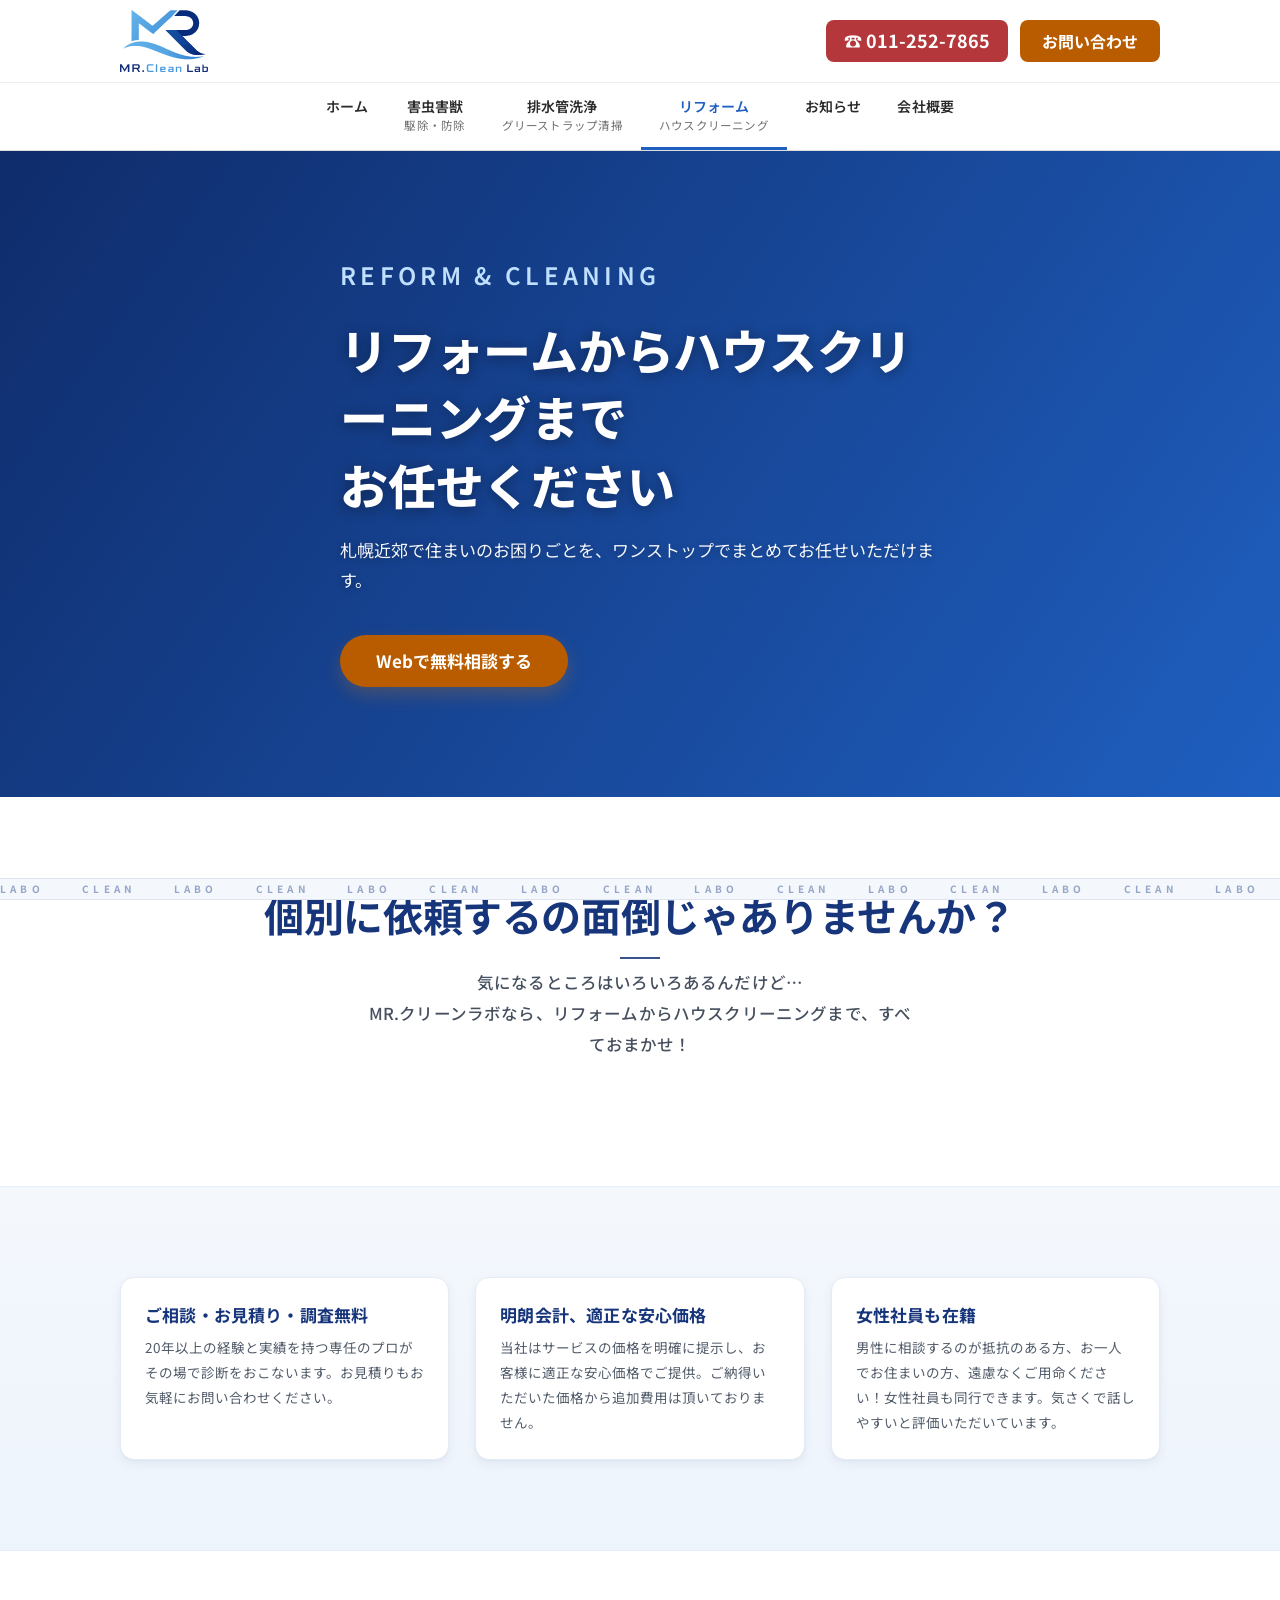
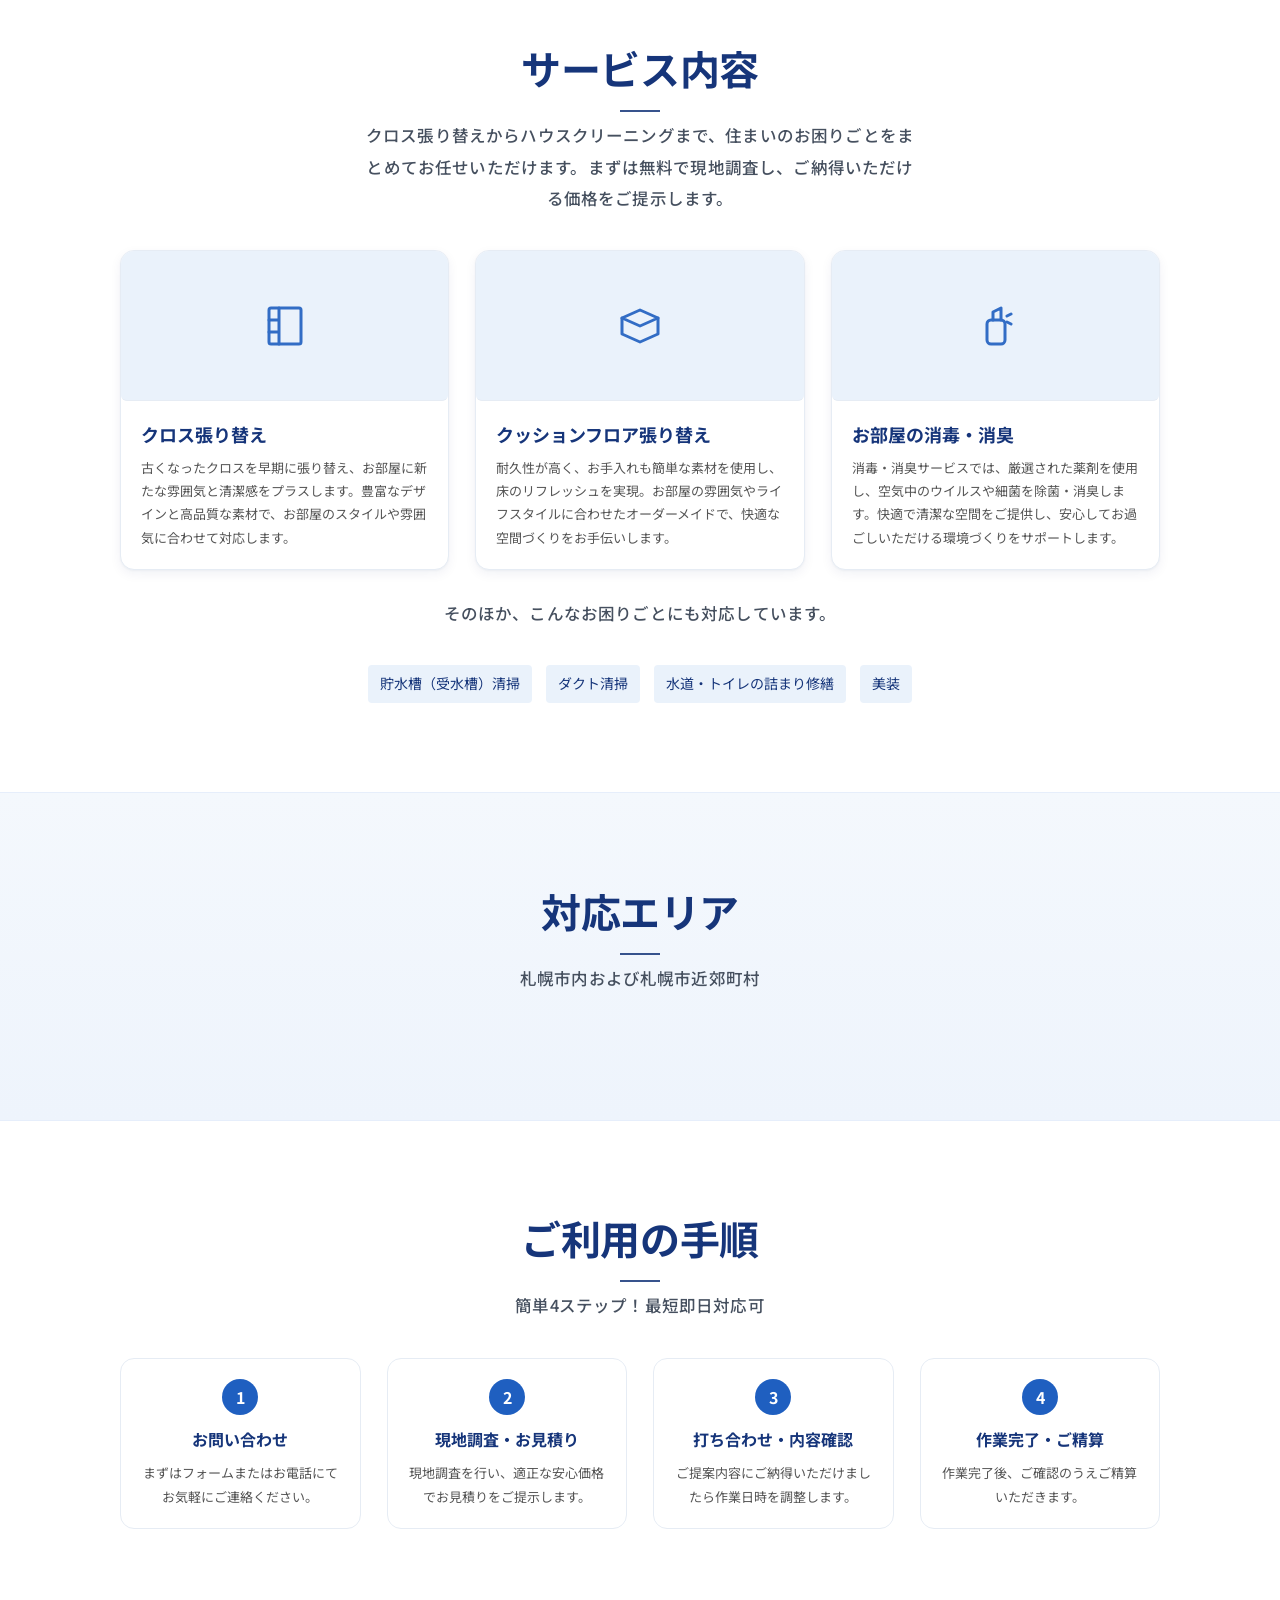
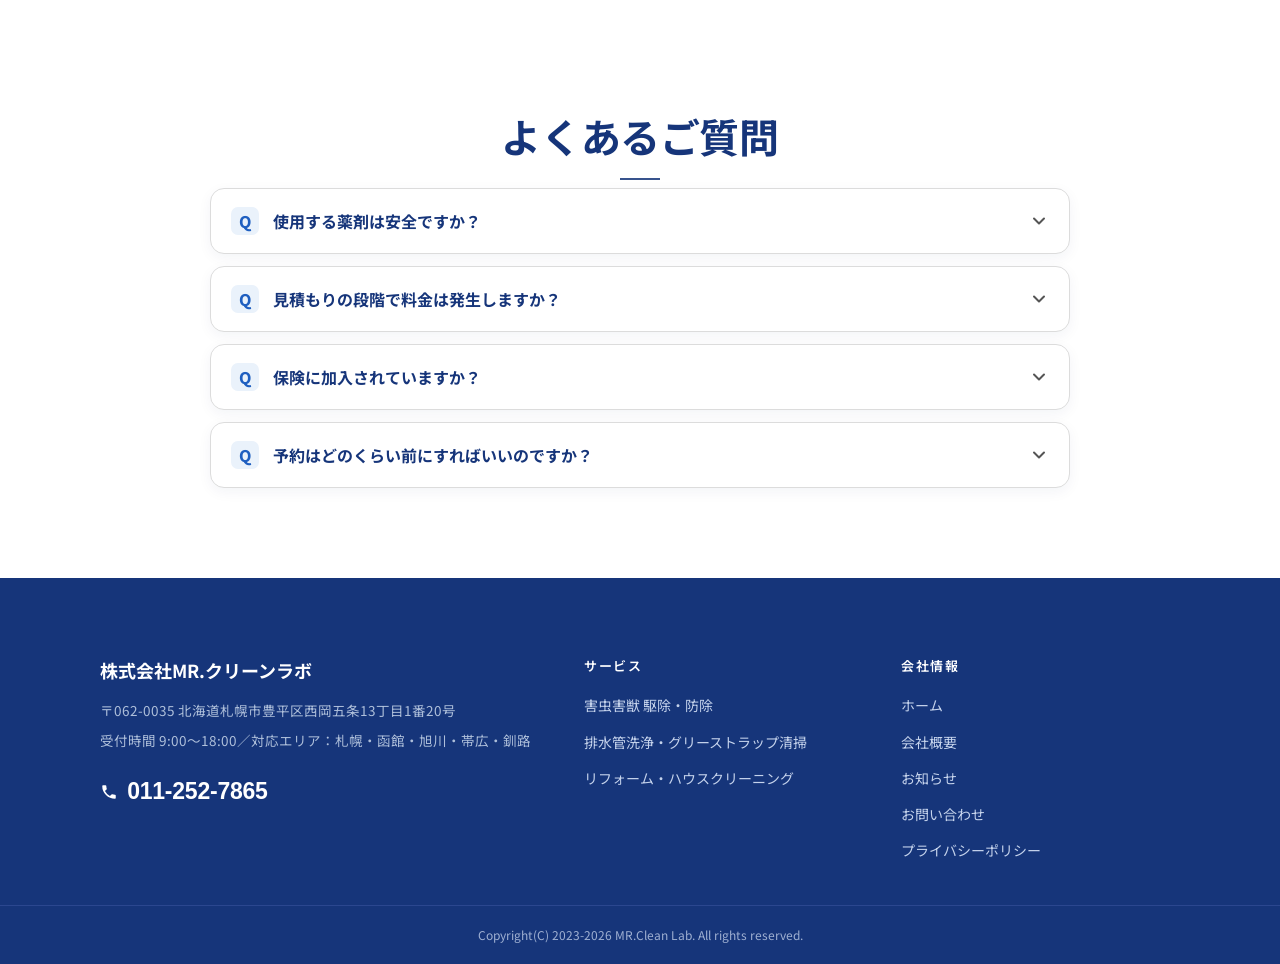
<file: reform.html>
<!DOCTYPE html>
<html lang="ja">
<head>
  <meta charset="UTF-8">
  <meta name="viewport" content="width=device-width, initial-scale=1.0">
  <title>リフォーム・ハウスクリーニング｜株式会社MR.クリーンラボ</title>
  <meta name="description" content="札幌のMR.クリーンラボ。クロス・クッションフロアの張り替えからハウスクリーニングまで、住まいのお困りごとをワンストップで対応します。">
  <script>document.documentElement.className+=' js';</script>
  <link rel="canonical" href="https://playmark0227-svg.github.io/MR-creanLAB/reform.html">
  <meta name="theme-color" content="#16357a">
  <link rel="icon" href="favicon.ico" sizes="48x48">
  <link rel="icon" href="images/logo-mark.svg?v=20260924a" type="image/svg+xml">
  <link rel="apple-touch-icon" href="apple-touch-icon.png">
  <meta property="og:type" content="website">
  <meta property="og:site_name" content="株式会社MR.クリーンラボ">
  <meta property="og:title" content="リフォーム・ハウスクリーニング｜株式会社MR.クリーンラボ">
  <meta property="og:description" content="札幌のMR.クリーンラボ。クロス・クッションフロアの張り替えからハウスクリーニングまで、住まいのお困りごとをワンストップで対応します。">
  <meta property="og:url" content="https://playmark0227-svg.github.io/MR-creanLAB/reform.html">
  <meta property="og:image" content="https://playmark0227-svg.github.io/MR-creanLAB/images/ogp.jpg">
  <meta property="og:image:width" content="1200">
  <meta property="og:image:height" content="630">
  <meta property="og:image:alt" content="MR.Clean Lab｜住まいと店舗を、まるごと清潔に。">
  <meta name="twitter:image" content="https://playmark0227-svg.github.io/MR-creanLAB/images/ogp.jpg">
  <meta property="og:locale" content="ja_JP">
  <meta name="twitter:card" content="summary_large_image">
  <link rel="preconnect" href="https://fonts.googleapis.com">
  <link rel="preconnect" href="https://fonts.gstatic.com" crossorigin>
  <link rel="stylesheet" href="https://fonts.googleapis.com/css2?family=Noto+Sans+JP:wght@400;500;600;700;800&display=swap">
  <link rel="stylesheet" href="css/style.css?v=20260924b">
</head>
<body>
  <a class="skip-link" href="#main">本文へスキップ</a>

  <!-- ===== ローディング画面 ===== -->
  <div class="preloader" id="preloader" role="status" aria-label="読み込み中">
    <div class="preloader__inner">
      <img class="preloader__logo" src="images/logo.svg?v=20260924a" alt="MR.Clean Lab" onerror="this.remove()">
      <div class="preloader__bar"><span></span></div>
    </div>
  </div>


  <!-- ===== ヘッダー（全ページ共通） ===== -->
  <header class="site-header">
    <div class="container header-top">
      <a class="logo" href="index.html">
        <img class="logo-img" src="images/logo.svg?v=20260924a" alt="MR.Clean Lab" onerror="this.closest('.logo').classList.add('no-img');this.remove()">
        <span class="logo-mark">MR</span>
        <span class="logo-text">MR.Clean Lab</span>
      </a>
      <div class="header-actions">
        <a class="tel-btn" href="tel:011-252-7865">&#9742; 011-252-7865</a>
        <a class="btn-contact" href="contact.html">お問い合わせ</a>
      </div>
    </div>
    <nav class="global-nav">
      <div class="container">
        <ul>
          <li><a href="index.html">ホーム</a></li>
          <li><a href="pest-control.html">害虫害獣<small>駆除・防除</small></a></li>
          <li><a href="drainage.html">排水管洗浄<small>グリーストラップ清掃</small></a></li>
          <li class="is-current"><a href="reform.html">リフォーム<small>ハウスクリーニング</small></a></li>
          <li><a href="news.html">お知らせ</a></li>
          <li><a href="company.html">会社概要</a></li>
        </ul>
      </div>
    </nav>
  </header>

  <main id="main">

  <!-- ===== ヒーロー ===== -->
  <section class="hero hero--photo" style="--hero-img:url('images/hero-reform.jpg?v=20260830f')">
    <div class="container">
      <div class="hero__text">
        <span class="en-tag">REFORM &amp; CLEANING</span>
        <h1>リフォームからハウスクリーニングまで<br>お任せください</h1>
        <p class="lead-small">札幌近郊で住まいのお困りごとを、ワンストップでまとめてお任せいただけます。</p>
        <a class="btn-cta" href="contact.html">Webで無料相談する</a>
      </div>
    </div>
  </section>

  <!-- ===== 個別依頼は面倒？ ===== -->
  <section class="section">
    <div class="container">
      <h2 class="section-title">個別に依頼するの面倒じゃありませんか？</h2>
      <p class="section-lead">気になるところはいろいろあるんだけど…<br>MR.クリーンラボなら、リフォームからハウスクリーニングまで、すべておまかせ！</p>
    </div>
  </section>

  <!-- ===== 3つの特徴 ===== -->
  <section class="section alt">
    <div class="container">
      <div class="features">
        <div class="feature"><h3>ご相談・お見積り・調査無料</h3><p>20年以上の経験と実績を持つ専任のプロがその場で診断をおこないます。お見積りもお気軽にお問い合わせください。</p></div>
        <div class="feature"><h3>明朗会計、適正な安心価格</h3><p>当社はサービスの価格を明確に提示し、お客様に適正な安心価格でご提供。ご納得いただいた価格から追加費用は頂いておりません。</p></div>
        <div class="feature"><h3>女性社員も在籍</h3><p>男性に相談するのが抵抗のある方、お一人でお住まいの方、遠慮なくご用命ください！女性社員も同行できます。気さくで話しやすいと評価いただいています。</p></div>
      </div>
    </div>
  </section>

  <!-- ===== サービス内容 ===== -->
  <section class="section">
    <div class="container">
      <h2 class="section-title">サービス内容</h2>
      <p class="section-lead">クロス張り替えからハウスクリーニングまで、住まいのお困りごとをまとめてお任せいただけます。まずは無料で現地調査し、ご納得いただける価格をご提示します。</p>

      <div class="service-grid">
        <div class="service-card"><div class="ph"><svg viewBox="0 0 24 24" fill="none" stroke="currentColor" stroke-width="1.5" stroke-linecap="round" stroke-linejoin="round"><rect x="4" y="3" width="16" height="18" rx="1"/><path d="M9 3v18M4 9h5M4 15h5"/></svg></div><div class="body"><h4>クロス張り替え</h4><p>古くなったクロスを早期に張り替え、お部屋に新たな雰囲気と清潔感をプラスします。豊富なデザインと高品質な素材で、お部屋のスタイルや雰囲気に合わせて対応します。</p></div></div>
        <div class="service-card"><div class="ph"><svg viewBox="0 0 24 24" fill="none" stroke="currentColor" stroke-width="1.5" stroke-linecap="round" stroke-linejoin="round"><path d="M3 8l9-4 9 4-9 4Z"/><path d="M3 8v8l9 4 9-4V8"/></svg></div><div class="body"><h4>クッションフロア張り替え</h4><p>耐久性が高く、お手入れも簡単な素材を使用し、床のリフレッシュを実現。お部屋の雰囲気やライフスタイルに合わせたオーダーメイドで、快適な空間づくりをお手伝いします。</p></div></div>
        <div class="service-card"><div class="ph"><svg viewBox="0 0 24 24" fill="none" stroke="currentColor" stroke-width="1.5" stroke-linecap="round" stroke-linejoin="round"><rect x="8" y="9" width="9" height="12" rx="2"/><path d="M11 9V5l4-2v6M20 6l-2 1M20 11l-2-1"/></svg></div><div class="body"><h4>お部屋の消毒・消臭</h4><p>消毒・消臭サービスでは、厳選された薬剤を使用し、空気中のウイルスや細菌を除菌・消臭します。快適で清潔な空間をご提供し、安心してお過ごしいただける環境づくりをサポートします。</p></div></div>
      </div>

      <p class="section-lead" style="margin-top:28px;">そのほか、こんなお困りごとにも対応しています。</p>
      <ul class="tag-list" style="justify-content:center;">
        <li>貯水槽（受水槽）清掃</li><li>ダクト清掃</li><li>水道・トイレの詰まり修繕</li><li>美装</li>
      </ul>
    </div>
  </section>

  <!-- ===== 対応エリア ===== -->
  <section class="section alt">
    <div class="container">
      <h2 class="section-title">対応エリア</h2>
      <p class="section-lead">札幌市内および札幌市近郊町村</p>
    </div>
  </section>

  <!-- ===== ご利用の手順 ===== -->
  <section class="section">
    <div class="container">
      <h2 class="section-title">ご利用の手順</h2>
      <p class="section-lead">簡単4ステップ！最短即日対応可</p>
      <div class="steps">
        <div class="step"><h4>お問い合わせ</h4><p>まずはフォームまたはお電話にてお気軽にご連絡ください。</p></div>
        <div class="step"><h4>現地調査・お見積り</h4><p>現地調査を行い、適正な安心価格でお見積りをご提示します。</p></div>
        <div class="step"><h4>打ち合わせ・内容確認</h4><p>ご提案内容にご納得いただけましたら作業日時を調整します。</p></div>
        <div class="step"><h4>作業完了・ご精算</h4><p>作業完了後、ご確認のうえご精算いただきます。</p></div>
      </div>
    </div>
  </section>

  <!-- ===== FAQ ===== -->
  <section class="section">
    <div class="container">
      <h2 class="section-title">よくあるご質問</h2>
      <div class="faq-acc">
        <div class="item"><button class="q"><span class="qm">Q</span>使用する薬剤は安全ですか？<svg class="chev" viewBox="0 0 24 24" width="20" height="20" fill="none" stroke="currentColor" stroke-width="2.4" stroke-linecap="round" stroke-linejoin="round"><path d="M6 9l6 6 6-6"/></svg></button><div class="a"><div class="inner">人やペットへの影響に配慮した薬剤を、適正な量で使用します。ご不安な点はお気軽にご相談ください。</div></div></div>
        <div class="item"><button class="q"><span class="qm">Q</span>見積もりの段階で料金は発生しますか？<svg class="chev" viewBox="0 0 24 24" width="20" height="20" fill="none" stroke="currentColor" stroke-width="2.4" stroke-linecap="round" stroke-linejoin="round"><path d="M6 9l6 6 6-6"/></svg></button><div class="a"><div class="inner">ご相談・現地調査・お見積りはすべて無料です。お見積り内容にご納得いただいてから作業を開始しますので、安心してご依頼ください。</div></div></div>
        <div class="item"><button class="q"><span class="qm">Q</span>保険に加入されていますか？<svg class="chev" viewBox="0 0 24 24" width="20" height="20" fill="none" stroke="currentColor" stroke-width="2.4" stroke-linecap="round" stroke-linejoin="round"><path d="M6 9l6 6 6-6"/></svg></button><div class="a"><div class="inner">万が一に備えた対応を行っております。詳細はお問い合わせ時にご説明いたします。</div></div></div>
        <div class="item"><button class="q"><span class="qm">Q</span>予約はどのくらい前にすればいいのですか？<svg class="chev" viewBox="0 0 24 24" width="20" height="20" fill="none" stroke="currentColor" stroke-width="2.4" stroke-linecap="round" stroke-linejoin="round"><path d="M6 9l6 6 6-6"/></svg></button><div class="a"><div class="inner">内容や時期によりますが、最短即日での対応も可能です。まずはお気軽にご連絡ください。</div></div></div>
      </div>
    </div>
  </section>

  <!-- ===== フッター（全ページ共通） ===== -->
  </main>

  <footer class="site-footer">
    <div class="container footer-main">
      <div class="footer-brand">
        <p class="fname">株式会社MR.クリーンラボ</p>
        <p>〒062-0035 北海道札幌市豊平区西岡五条13丁目1番20号</p>
        <p>受付時間 9:00〜18:00／対応エリア：札幌・函館・旭川・帯広・釧路</p>
        <a class="ftel" href="tel:011-252-7865"><svg viewBox="0 0 24 24" fill="currentColor"><path d="M6.6 10.8a15 15 0 0 0 6.6 6.6l2.2-2.2c.3-.3.7-.4 1-.2 1.2.4 2.4.6 3.6.6.6 0 1 .4 1 1V20c0 .6-.4 1-1 1A17 17 0 0 1 3 4c0-.6.4-1 1-1h3.4c.6 0 1 .4 1 1 0 1.2.2 2.4.6 3.6.1.4 0 .8-.3 1Z"/></svg>011-252-7865</a>
      </div>
      <div class="footer-col">
        <h4>サービス</h4>
        <ul>
          <li><a href="pest-control.html">害虫害獣 駆除・防除</a></li>
          <li><a href="drainage.html">排水管洗浄・グリーストラップ清掃</a></li>
          <li><a href="reform.html">リフォーム・ハウスクリーニング</a></li>
        </ul>
      </div>
      <div class="footer-col">
        <h4>会社情報</h4>
        <ul>
          <li><a href="index.html">ホーム</a></li>
          <li><a href="company.html">会社概要</a></li>
          <li><a href="news.html">お知らせ</a></li>
          <li><a href="contact.html">お問い合わせ</a></li>
          <li><a href="privacy.html">プライバシーポリシー</a></li>
        </ul>
      </div>
    </div>
    <p class="footer-bottom2">Copyright(C) 2023-2026 MR.Clean Lab. All rights reserved.</p>
  </footer>

  <div class="mcta">
    <a class="tel" href="tel:011-252-7865"><svg viewBox="0 0 24 24" fill="currentColor"><path d="M6.6 10.8a15 15 0 0 0 6.6 6.6l2.2-2.2c.3-.3.7-.4 1-.2 1.2.4 2.4.6 3.6.6.6 0 1 .4 1 1V20c0 .6-.4 1-1 1A17 17 0 0 1 3 4c0-.6.4-1 1-1h3.4c.6 0 1 .4 1 1 0 1.2.2 2.4.6 3.6.1.4 0 .8-.3 1Z"/></svg>電話する</a>
    <a class="req" href="contact.html">無料で相談する</a>
  </div>
  <a class="pagetop" href="#" aria-label="ページ上部へ戻る"><svg viewBox="0 0 24 24" fill="none" stroke="currentColor" stroke-width="2.2" stroke-linecap="round" stroke-linejoin="round"><path d="M12 19V5M6 11l6-6 6 6"/></svg></a>
  <script src="js/main.js?v=20260924b" defer></script>

</body>
</html>
</file>
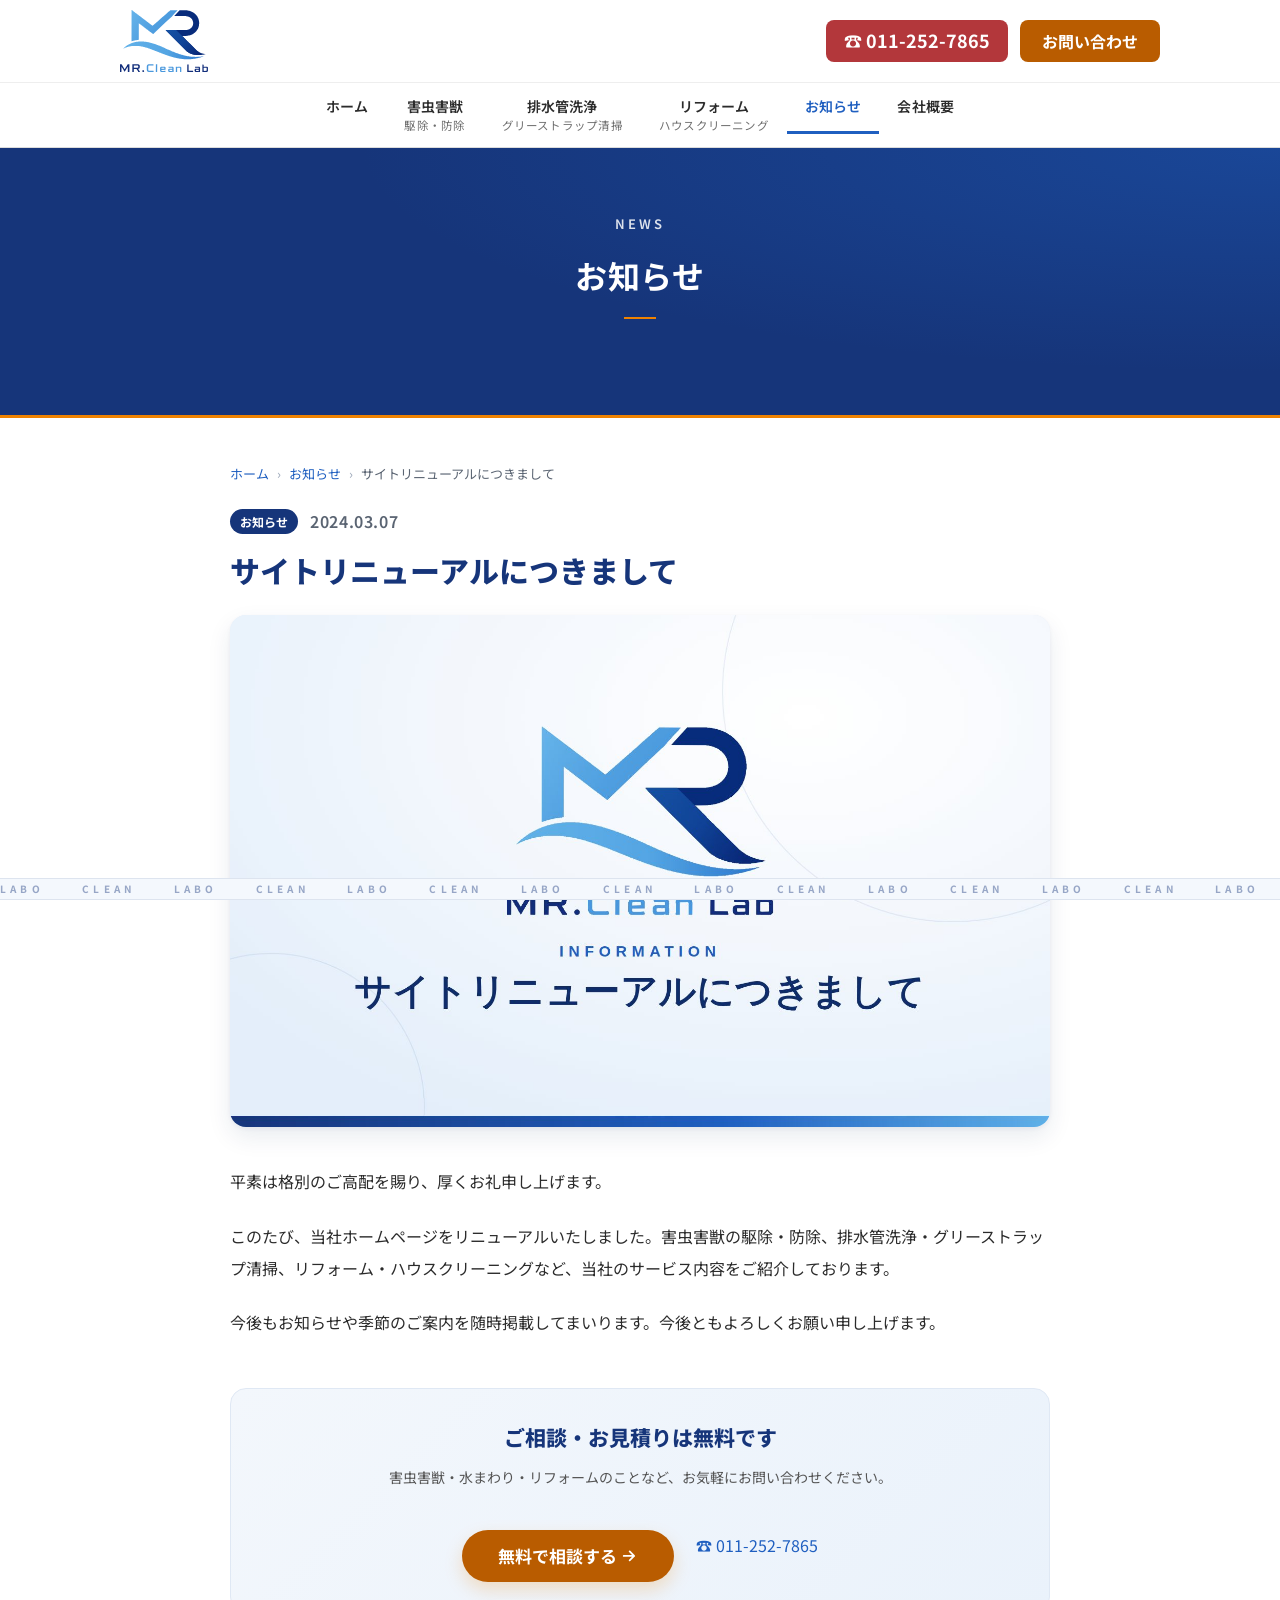
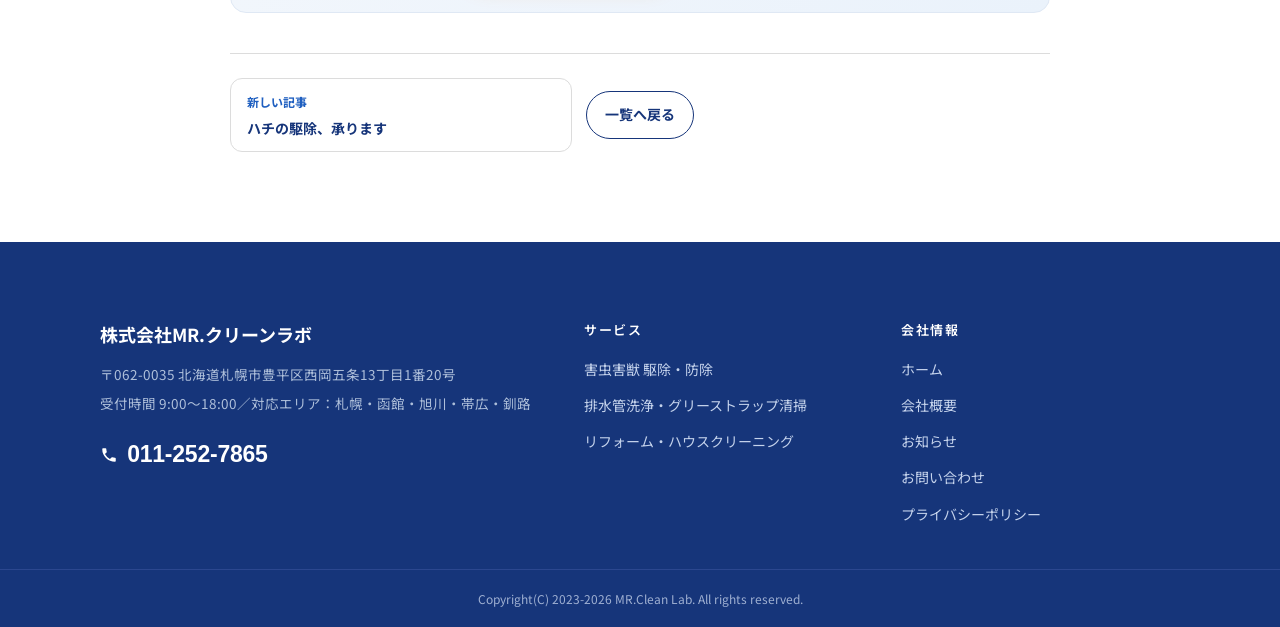
<file: news/2024-03-07-renewal.html>
<!DOCTYPE html>
<html lang="ja">
<head>
  <meta charset="UTF-8">
  <meta name="viewport" content="width=device-width, initial-scale=1.0">
  <title>サイトリニューアルにつきまして｜お知らせ｜株式会社MR.クリーンラボ</title>
  <meta name="description" content="当社ホームページをリニューアルいたしました。サービス内容やお知らせを随時掲載してまいります。">
  <script>document.documentElement.className+=' js';</script>
  <link rel="canonical" href="https://playmark0227-svg.github.io/MR-creanLAB/news/2024-03-07-renewal.html">
  <meta name="theme-color" content="#16357a">
  <link rel="icon" href="../favicon.ico" sizes="48x48">
  <link rel="icon" href="../images/logo-mark.svg?v=20260924a" type="image/svg+xml">
  <link rel="apple-touch-icon" href="../apple-touch-icon.png">
  <meta property="og:type" content="article">
  <meta property="og:site_name" content="株式会社MR.クリーンラボ">
  <meta property="og:title" content="サイトリニューアルにつきまして">
  <meta property="og:description" content="当社ホームページをリニューアルいたしました。サービス内容やお知らせを随時掲載してまいります。">
  <meta property="og:url" content="https://playmark0227-svg.github.io/MR-creanLAB/news/2024-03-07-renewal.html">
  <meta property="og:image" content="https://playmark0227-svg.github.io/MR-creanLAB/images/news/2024-03-07-renewal.jpg">
  <meta property="og:image:width" content="1600">
  <meta property="og:image:height" content="1000">
  <meta property="og:image:alt" content="サイトリニューアルにつきまして">
  <meta name="twitter:image" content="https://playmark0227-svg.github.io/MR-creanLAB/images/news/2024-03-07-renewal.jpg">
  <meta property="article:published_time" content="2024-03-07T09:00:00+09:00">
  <meta property="og:locale" content="ja_JP">
  <meta name="twitter:card" content="summary_large_image">
  <link rel="preconnect" href="https://fonts.googleapis.com">
  <link rel="preconnect" href="https://fonts.gstatic.com" crossorigin>
  <link rel="stylesheet" href="https://fonts.googleapis.com/css2?family=Noto+Sans+JP:wght@400;500;600;700;800&display=swap">
  <link rel="stylesheet" href="../css/style.css?v=20260924b">
  <script type="application/ld+json">{"@context": "https://schema.org", "@graph": [{"@type": "NewsArticle", "headline": "サイトリニューアルにつきまして", "image": ["https://playmark0227-svg.github.io/MR-creanLAB/images/news/2024-03-07-renewal.jpg"], "datePublished": "2024-03-07T09:00:00+09:00", "dateModified": "2024-03-07T09:00:00+09:00", "author": {"@type": "Organization", "name": "株式会社MR.クリーンラボ", "url": "https://playmark0227-svg.github.io/MR-creanLAB/"}, "publisher": {"@type": "Organization", "name": "株式会社MR.クリーンラボ", "logo": {"@type": "ImageObject", "url": "https://playmark0227-svg.github.io/MR-creanLAB/images/logo.png"}}, "mainEntityOfPage": "https://playmark0227-svg.github.io/MR-creanLAB/news/2024-03-07-renewal.html"}, {"@type": "BreadcrumbList", "itemListElement": [{"@type": "ListItem", "position": 1, "name": "ホーム", "item": "https://playmark0227-svg.github.io/MR-creanLAB/"}, {"@type": "ListItem", "position": 2, "name": "お知らせ", "item": "https://playmark0227-svg.github.io/MR-creanLAB/news.html"}, {"@type": "ListItem", "position": 3, "name": "サイトリニューアルにつきまして", "item": "https://playmark0227-svg.github.io/MR-creanLAB/news/2024-03-07-renewal.html"}]}]}</script>
</head>
<body>
  <a class="skip-link" href="#main">本文へスキップ</a>

  <!-- ===== ローディング画面 ===== -->
  <div class="preloader" id="preloader" role="status" aria-label="読み込み中">
    <div class="preloader__inner">
      <img class="preloader__logo" src="../images/logo.svg?v=20260924a" alt="MR.Clean Lab" onerror="this.remove()">
      <div class="preloader__bar"><span></span></div>
    </div>
  </div>


  <!-- ===== ヘッダー（全ページ共通） ===== -->
  <header class="site-header">
    <div class="container header-top">
      <a class="logo" href="../index.html">
        <img class="logo-img" src="../images/logo.svg?v=20260924a" alt="MR.Clean Lab" onerror="this.closest('.logo').classList.add('no-img');this.remove()">
        <span class="logo-mark">MR</span>
        <span class="logo-text">MR.Clean Lab</span>
      </a>
      <div class="header-actions">
        <a class="tel-btn" href="tel:011-252-7865">&#9742; 011-252-7865</a>
        <a class="btn-contact" href="../contact.html">お問い合わせ</a>
      </div>
    </div>
    <nav class="global-nav">
      <div class="container">
        <ul>
          <li><a href="../index.html">ホーム</a></li>
          <li><a href="../pest-control.html">害虫害獣<small>駆除・防除</small></a></li>
          <li><a href="../drainage.html">排水管洗浄<small>グリーストラップ清掃</small></a></li>
          <li><a href="../reform.html">リフォーム<small>ハウスクリーニング</small></a></li>
          <li class="is-current"><a href="../news.html">お知らせ</a></li>
          <li><a href="../company.html">会社概要</a></li>
        </ul>
      </div>
    </nav>
  </header>

  <main id="main">

  <!-- ===== お知らせ記事 ===== -->
  <section class="page-hero page-hero--sm">
    <p class="en">NEWS</p>
    <p class="ja">お知らせ</p>
  </section>

  <section class="section article-wrap">
    <div class="container">
      <nav class="breadcrumb" aria-label="パンくずリスト">
        <ol>
          <li><a href="../index.html">ホーム</a></li>
          <li><a href="../news.html">お知らせ</a></li>
          <li aria-current="page">サイトリニューアルにつきまして</li>
        </ol>
      </nav>

      <article class="article">
        <header class="article-head">
          <div class="article-meta">
            <span class="news-tag" data-cat="info">お知らせ</span>
            <time datetime="2024-03-07">2024.03.07</time>
          </div>
          <h1 class="article-title">サイトリニューアルにつきまして</h1>
        </header>

        <figure class="article-hero">
          <img src="../images/news/2024-03-07-renewal.jpg" alt="" width="1600" height="1000" fetchpriority="high">
        </figure>

        <div class="article-body">
<!-- ※旧サイトの記事タイトルをもとに作成した仮の本文です。実際の内容に合わせて差し替えてください。 -->

<p>平素は格別のご高配を賜り、厚くお礼申し上げます。</p>
<p>このたび、当社ホームページをリニューアルいたしました。害虫害獣の駆除・防除、排水管洗浄・グリーストラップ清掃、リフォーム・ハウスクリーニングなど、当社のサービス内容をご紹介しております。</p>
<p>今後もお知らせや季節のご案内を随時掲載してまいります。今後ともよろしくお願い申し上げます。</p>
        </div>

        <aside class="article-cta" aria-label="お問い合わせ">
          <p class="article-cta__t">ご相談・お見積りは無料です</p>
          <p class="article-cta__d">害虫害獣・水まわり・リフォームのことなど、お気軽にお問い合わせください。</p>
          <div class="article-cta__a">
            <a class="btn-cta" href="../contact.html">無料で相談する<svg viewBox="0 0 24 24" fill="none" stroke="currentColor" stroke-width="2.4" stroke-linecap="round" stroke-linejoin="round" aria-hidden="true"><path d="M5 12h14M13 6l6 6-6 6"/></svg></a>
            <a class="tel-inline" href="tel:011-252-7865">&#9742; 011-252-7865</a>
          </div>
        </aside>

        <nav class="article-pager" aria-label="記事の移動"><a class="article-pager__prev" href="2024-07-02-hachi.html"><span class="k">新しい記事</span><span class="t">ハチの駆除、承ります</span></a><a class="article-pager__list" href="../news.html">一覧へ戻る</a><span></span></nav>
      </article>
    </div>
  </section>

  </main>

  <footer class="site-footer">
    <div class="container footer-main">
      <div class="footer-brand">
        <p class="fname">株式会社MR.クリーンラボ</p>
        <p>〒062-0035 北海道札幌市豊平区西岡五条13丁目1番20号</p>
        <p>受付時間 9:00〜18:00／対応エリア：札幌・函館・旭川・帯広・釧路</p>
        <a class="ftel" href="tel:011-252-7865"><svg viewBox="0 0 24 24" fill="currentColor"><path d="M6.6 10.8a15 15 0 0 0 6.6 6.6l2.2-2.2c.3-.3.7-.4 1-.2 1.2.4 2.4.6 3.6.6.6 0 1 .4 1 1V20c0 .6-.4 1-1 1A17 17 0 0 1 3 4c0-.6.4-1 1-1h3.4c.6 0 1 .4 1 1 0 1.2.2 2.4.6 3.6.1.4 0 .8-.3 1Z"/></svg>011-252-7865</a>
      </div>
      <div class="footer-col">
        <h4>サービス</h4>
        <ul>
          <li><a href="../pest-control.html">害虫害獣 駆除・防除</a></li>
          <li><a href="../drainage.html">排水管洗浄・グリーストラップ清掃</a></li>
          <li><a href="../reform.html">リフォーム・ハウスクリーニング</a></li>
        </ul>
      </div>
      <div class="footer-col">
        <h4>会社情報</h4>
        <ul>
          <li><a href="../index.html">ホーム</a></li>
          <li><a href="../company.html">会社概要</a></li>
          <li><a href="../news.html">お知らせ</a></li>
          <li><a href="../contact.html">お問い合わせ</a></li>
          <li><a href="../privacy.html">プライバシーポリシー</a></li>
        </ul>
      </div>
    </div>
    <p class="footer-bottom2">Copyright(C) 2023-2026 MR.Clean Lab. All rights reserved.</p>
  </footer>

  <div class="mcta">
    <a class="tel" href="tel:011-252-7865"><svg viewBox="0 0 24 24" fill="currentColor"><path d="M6.6 10.8a15 15 0 0 0 6.6 6.6l2.2-2.2c.3-.3.7-.4 1-.2 1.2.4 2.4.6 3.6.6.6 0 1 .4 1 1V20c0 .6-.4 1-1 1A17 17 0 0 1 3 4c0-.6.4-1 1-1h3.4c.6 0 1 .4 1 1 0 1.2.2 2.4.6 3.6.1.4 0 .8-.3 1Z"/></svg>電話する</a>
    <a class="req" href="../contact.html">無料で相談する</a>
  </div>
  <a class="pagetop" href="#" aria-label="ページ上部へ戻る"><svg viewBox="0 0 24 24" fill="none" stroke="currentColor" stroke-width="2.2" stroke-linecap="round" stroke-linejoin="round"><path d="M12 19V5M6 11l6-6 6 6"/></svg></a>
  <script src="../js/main.js?v=20260924b" defer></script>

</body>
</html>
</file>
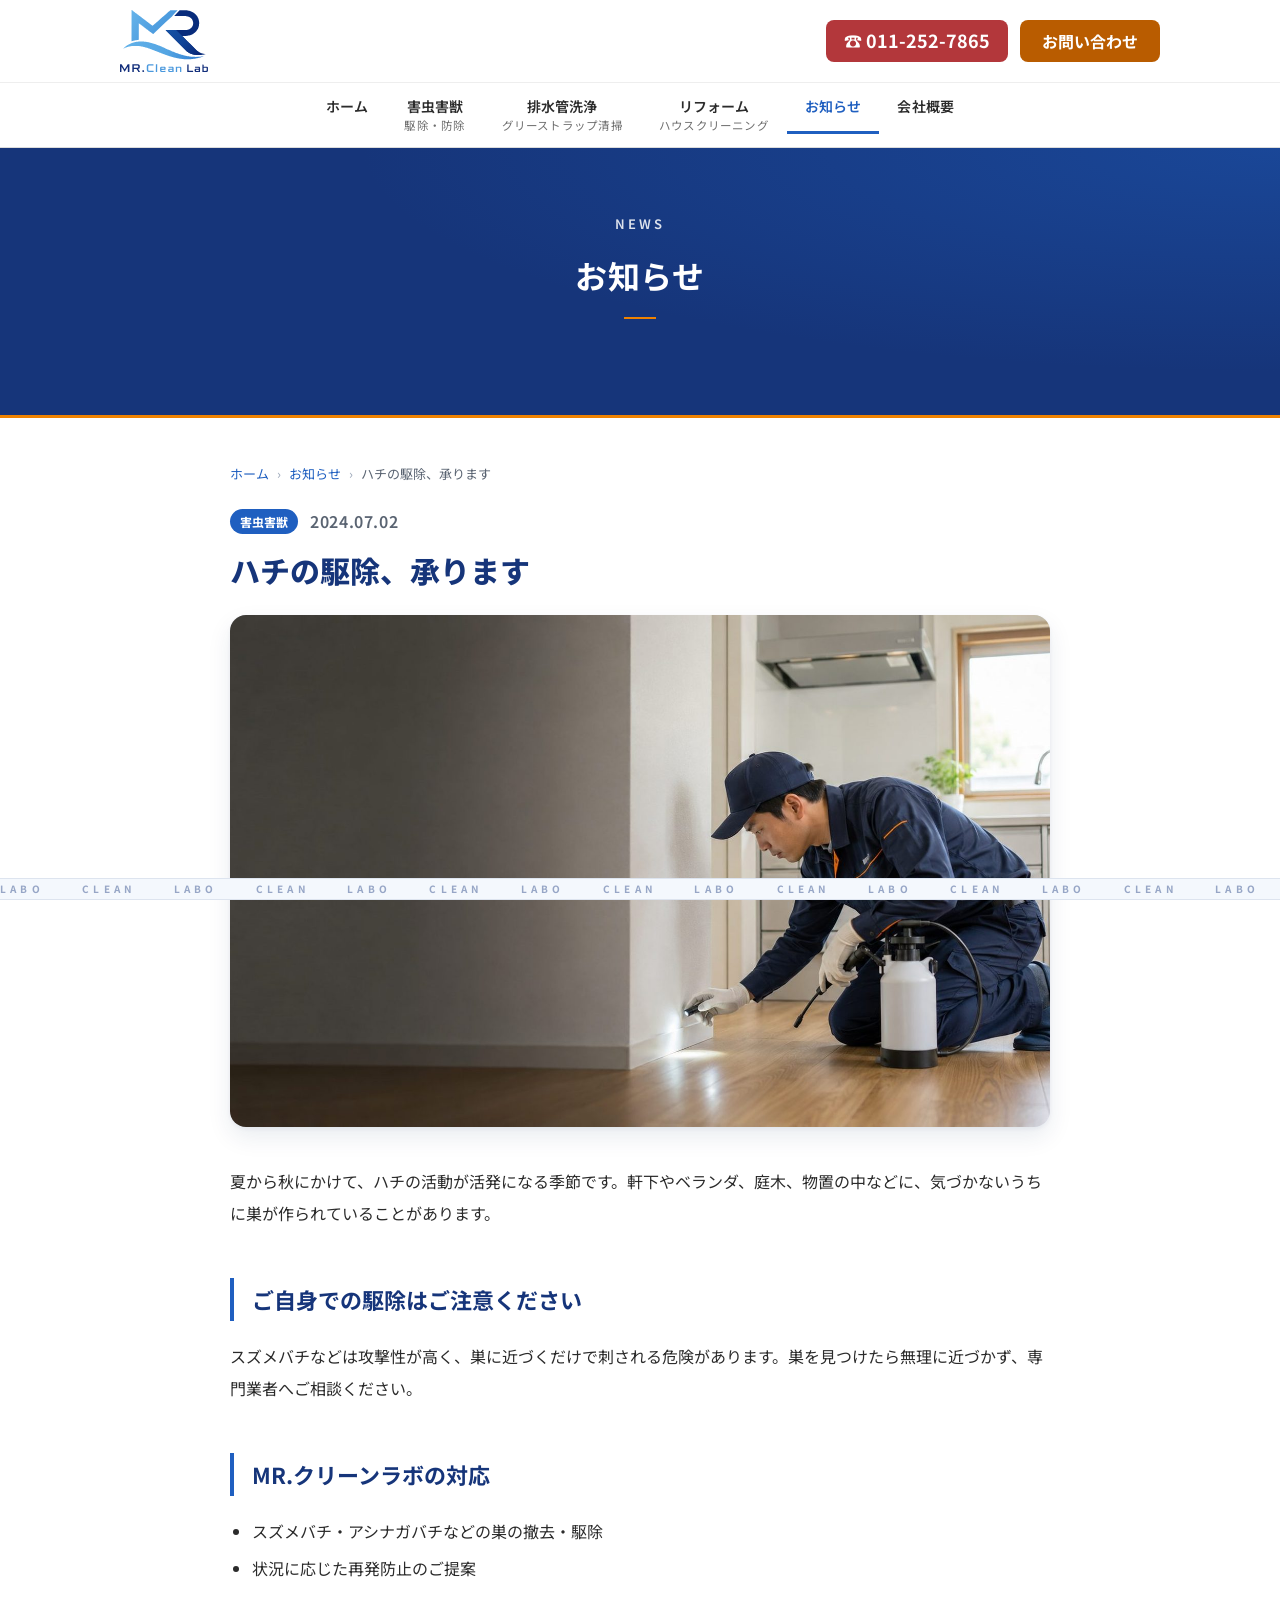
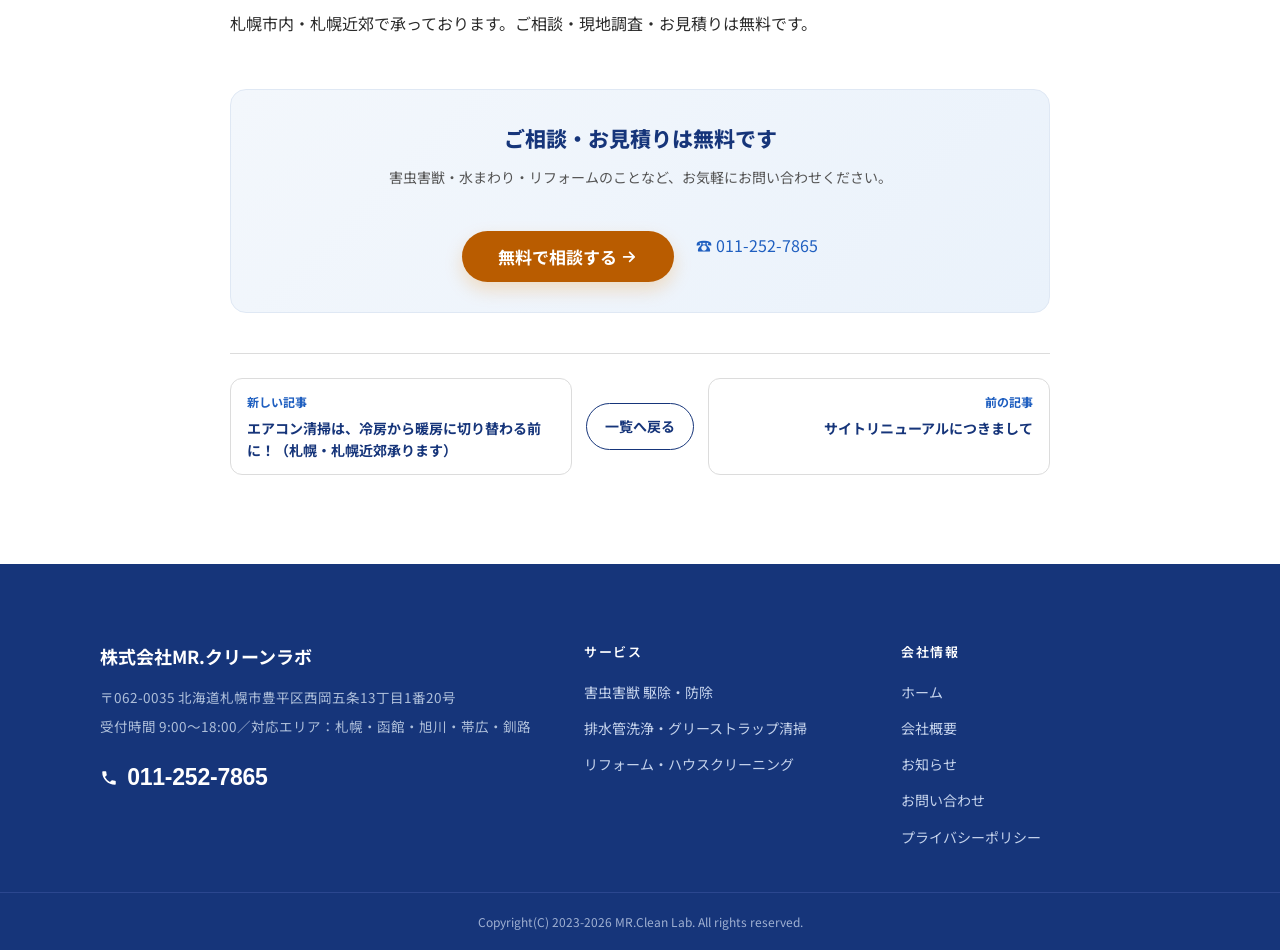
<file: news/2024-07-02-hachi.html>
<!DOCTYPE html>
<html lang="ja">
<head>
  <meta charset="UTF-8">
  <meta name="viewport" content="width=device-width, initial-scale=1.0">
  <title>ハチの駆除、承ります｜お知らせ｜株式会社MR.クリーンラボ</title>
  <meta name="description" content="夏から秋はハチの活動が活発になる季節です。軒下や庭木などに巣を見つけたら、無理に近づかずご相談ください。">
  <script>document.documentElement.className+=' js';</script>
  <link rel="canonical" href="https://playmark0227-svg.github.io/MR-creanLAB/news/2024-07-02-hachi.html">
  <meta name="theme-color" content="#16357a">
  <link rel="icon" href="../favicon.ico" sizes="48x48">
  <link rel="icon" href="../images/logo-mark.svg?v=20260924a" type="image/svg+xml">
  <link rel="apple-touch-icon" href="../apple-touch-icon.png">
  <meta property="og:type" content="article">
  <meta property="og:site_name" content="株式会社MR.クリーンラボ">
  <meta property="og:title" content="ハチの駆除、承ります">
  <meta property="og:description" content="夏から秋はハチの活動が活発になる季節です。軒下や庭木などに巣を見つけたら、無理に近づかずご相談ください。">
  <meta property="og:url" content="https://playmark0227-svg.github.io/MR-creanLAB/news/2024-07-02-hachi.html">
  <meta property="og:image" content="https://playmark0227-svg.github.io/MR-creanLAB/images/news/2024-07-02-hachi.jpg">
  <meta property="og:image:width" content="1600">
  <meta property="og:image:height" content="1000">
  <meta property="og:image:alt" content="ハチの駆除、承ります">
  <meta name="twitter:image" content="https://playmark0227-svg.github.io/MR-creanLAB/images/news/2024-07-02-hachi.jpg">
  <meta property="article:published_time" content="2024-07-02T09:00:00+09:00">
  <meta property="og:locale" content="ja_JP">
  <meta name="twitter:card" content="summary_large_image">
  <link rel="preconnect" href="https://fonts.googleapis.com">
  <link rel="preconnect" href="https://fonts.gstatic.com" crossorigin>
  <link rel="stylesheet" href="https://fonts.googleapis.com/css2?family=Noto+Sans+JP:wght@400;500;600;700;800&display=swap">
  <link rel="stylesheet" href="../css/style.css?v=20260924b">
  <script type="application/ld+json">{"@context": "https://schema.org", "@graph": [{"@type": "NewsArticle", "headline": "ハチの駆除、承ります", "image": ["https://playmark0227-svg.github.io/MR-creanLAB/images/news/2024-07-02-hachi.jpg"], "datePublished": "2024-07-02T09:00:00+09:00", "dateModified": "2024-07-02T09:00:00+09:00", "author": {"@type": "Organization", "name": "株式会社MR.クリーンラボ", "url": "https://playmark0227-svg.github.io/MR-creanLAB/"}, "publisher": {"@type": "Organization", "name": "株式会社MR.クリーンラボ", "logo": {"@type": "ImageObject", "url": "https://playmark0227-svg.github.io/MR-creanLAB/images/logo.png"}}, "mainEntityOfPage": "https://playmark0227-svg.github.io/MR-creanLAB/news/2024-07-02-hachi.html"}, {"@type": "BreadcrumbList", "itemListElement": [{"@type": "ListItem", "position": 1, "name": "ホーム", "item": "https://playmark0227-svg.github.io/MR-creanLAB/"}, {"@type": "ListItem", "position": 2, "name": "お知らせ", "item": "https://playmark0227-svg.github.io/MR-creanLAB/news.html"}, {"@type": "ListItem", "position": 3, "name": "ハチの駆除、承ります", "item": "https://playmark0227-svg.github.io/MR-creanLAB/news/2024-07-02-hachi.html"}]}]}</script>
</head>
<body>
  <a class="skip-link" href="#main">本文へスキップ</a>

  <!-- ===== ローディング画面 ===== -->
  <div class="preloader" id="preloader" role="status" aria-label="読み込み中">
    <div class="preloader__inner">
      <img class="preloader__logo" src="../images/logo.svg?v=20260924a" alt="MR.Clean Lab" onerror="this.remove()">
      <div class="preloader__bar"><span></span></div>
    </div>
  </div>


  <!-- ===== ヘッダー（全ページ共通） ===== -->
  <header class="site-header">
    <div class="container header-top">
      <a class="logo" href="../index.html">
        <img class="logo-img" src="../images/logo.svg?v=20260924a" alt="MR.Clean Lab" onerror="this.closest('.logo').classList.add('no-img');this.remove()">
        <span class="logo-mark">MR</span>
        <span class="logo-text">MR.Clean Lab</span>
      </a>
      <div class="header-actions">
        <a class="tel-btn" href="tel:011-252-7865">&#9742; 011-252-7865</a>
        <a class="btn-contact" href="../contact.html">お問い合わせ</a>
      </div>
    </div>
    <nav class="global-nav">
      <div class="container">
        <ul>
          <li><a href="../index.html">ホーム</a></li>
          <li><a href="../pest-control.html">害虫害獣<small>駆除・防除</small></a></li>
          <li><a href="../drainage.html">排水管洗浄<small>グリーストラップ清掃</small></a></li>
          <li><a href="../reform.html">リフォーム<small>ハウスクリーニング</small></a></li>
          <li class="is-current"><a href="../news.html">お知らせ</a></li>
          <li><a href="../company.html">会社概要</a></li>
        </ul>
      </div>
    </nav>
  </header>

  <main id="main">

  <!-- ===== お知らせ記事 ===== -->
  <section class="page-hero page-hero--sm">
    <p class="en">NEWS</p>
    <p class="ja">お知らせ</p>
  </section>

  <section class="section article-wrap">
    <div class="container">
      <nav class="breadcrumb" aria-label="パンくずリスト">
        <ol>
          <li><a href="../index.html">ホーム</a></li>
          <li><a href="../news.html">お知らせ</a></li>
          <li aria-current="page">ハチの駆除、承ります</li>
        </ol>
      </nav>

      <article class="article">
        <header class="article-head">
          <div class="article-meta">
            <span class="news-tag" data-cat="pest">害虫害獣</span>
            <time datetime="2024-07-02">2024.07.02</time>
          </div>
          <h1 class="article-title">ハチの駆除、承ります</h1>
        </header>

        <figure class="article-hero">
          <img src="../images/news/2024-07-02-hachi.jpg" alt="室内の床際に薬剤を散布する防除作業（イメージ）" width="1600" height="1000" fetchpriority="high">
        </figure>

        <div class="article-body">
<!-- ※旧サイトの記事タイトルをもとに作成した仮の本文です。実際の内容に合わせて差し替えてください。 -->

<p>夏から秋にかけて、ハチの活動が活発になる季節です。軒下やベランダ、庭木、物置の中などに、気づかないうちに巣が作られていることがあります。</p>
<h2>ご自身での駆除はご注意ください</h2>
<p>スズメバチなどは攻撃性が高く、巣に近づくだけで刺される危険があります。巣を見つけたら無理に近づかず、専門業者へご相談ください。</p>
<h2>MR.クリーンラボの対応</h2>
<ul>
  <li>スズメバチ・アシナガバチなどの巣の撤去・駆除</li>
  <li>状況に応じた再発防止のご提案</li>
</ul>
<p>札幌市内・札幌近郊で承っております。ご相談・現地調査・お見積りは無料です。</p>
        </div>

        <aside class="article-cta" aria-label="お問い合わせ">
          <p class="article-cta__t">ご相談・お見積りは無料です</p>
          <p class="article-cta__d">害虫害獣・水まわり・リフォームのことなど、お気軽にお問い合わせください。</p>
          <div class="article-cta__a">
            <a class="btn-cta" href="../contact.html">無料で相談する<svg viewBox="0 0 24 24" fill="none" stroke="currentColor" stroke-width="2.4" stroke-linecap="round" stroke-linejoin="round" aria-hidden="true"><path d="M5 12h14M13 6l6 6-6 6"/></svg></a>
            <a class="tel-inline" href="tel:011-252-7865">&#9742; 011-252-7865</a>
          </div>
        </aside>

        <nav class="article-pager" aria-label="記事の移動"><a class="article-pager__prev" href="2024-10-06-aircon.html"><span class="k">新しい記事</span><span class="t">エアコン清掃は、冷房から暖房に切り替わる前に！（札幌・札幌近郊承ります）</span></a><a class="article-pager__list" href="../news.html">一覧へ戻る</a><a class="article-pager__next" href="2024-03-07-renewal.html"><span class="k">前の記事</span><span class="t">サイトリニューアルにつきまして</span></a></nav>
      </article>
    </div>
  </section>

  </main>

  <footer class="site-footer">
    <div class="container footer-main">
      <div class="footer-brand">
        <p class="fname">株式会社MR.クリーンラボ</p>
        <p>〒062-0035 北海道札幌市豊平区西岡五条13丁目1番20号</p>
        <p>受付時間 9:00〜18:00／対応エリア：札幌・函館・旭川・帯広・釧路</p>
        <a class="ftel" href="tel:011-252-7865"><svg viewBox="0 0 24 24" fill="currentColor"><path d="M6.6 10.8a15 15 0 0 0 6.6 6.6l2.2-2.2c.3-.3.7-.4 1-.2 1.2.4 2.4.6 3.6.6.6 0 1 .4 1 1V20c0 .6-.4 1-1 1A17 17 0 0 1 3 4c0-.6.4-1 1-1h3.4c.6 0 1 .4 1 1 0 1.2.2 2.4.6 3.6.1.4 0 .8-.3 1Z"/></svg>011-252-7865</a>
      </div>
      <div class="footer-col">
        <h4>サービス</h4>
        <ul>
          <li><a href="../pest-control.html">害虫害獣 駆除・防除</a></li>
          <li><a href="../drainage.html">排水管洗浄・グリーストラップ清掃</a></li>
          <li><a href="../reform.html">リフォーム・ハウスクリーニング</a></li>
        </ul>
      </div>
      <div class="footer-col">
        <h4>会社情報</h4>
        <ul>
          <li><a href="../index.html">ホーム</a></li>
          <li><a href="../company.html">会社概要</a></li>
          <li><a href="../news.html">お知らせ</a></li>
          <li><a href="../contact.html">お問い合わせ</a></li>
          <li><a href="../privacy.html">プライバシーポリシー</a></li>
        </ul>
      </div>
    </div>
    <p class="footer-bottom2">Copyright(C) 2023-2026 MR.Clean Lab. All rights reserved.</p>
  </footer>

  <div class="mcta">
    <a class="tel" href="tel:011-252-7865"><svg viewBox="0 0 24 24" fill="currentColor"><path d="M6.6 10.8a15 15 0 0 0 6.6 6.6l2.2-2.2c.3-.3.7-.4 1-.2 1.2.4 2.4.6 3.6.6.6 0 1 .4 1 1V20c0 .6-.4 1-1 1A17 17 0 0 1 3 4c0-.6.4-1 1-1h3.4c.6 0 1 .4 1 1 0 1.2.2 2.4.6 3.6.1.4 0 .8-.3 1Z"/></svg>電話する</a>
    <a class="req" href="../contact.html">無料で相談する</a>
  </div>
  <a class="pagetop" href="#" aria-label="ページ上部へ戻る"><svg viewBox="0 0 24 24" fill="none" stroke="currentColor" stroke-width="2.2" stroke-linecap="round" stroke-linejoin="round"><path d="M12 19V5M6 11l6-6 6 6"/></svg></a>
  <script src="../js/main.js?v=20260924b" defer></script>

</body>
</html>
</file>
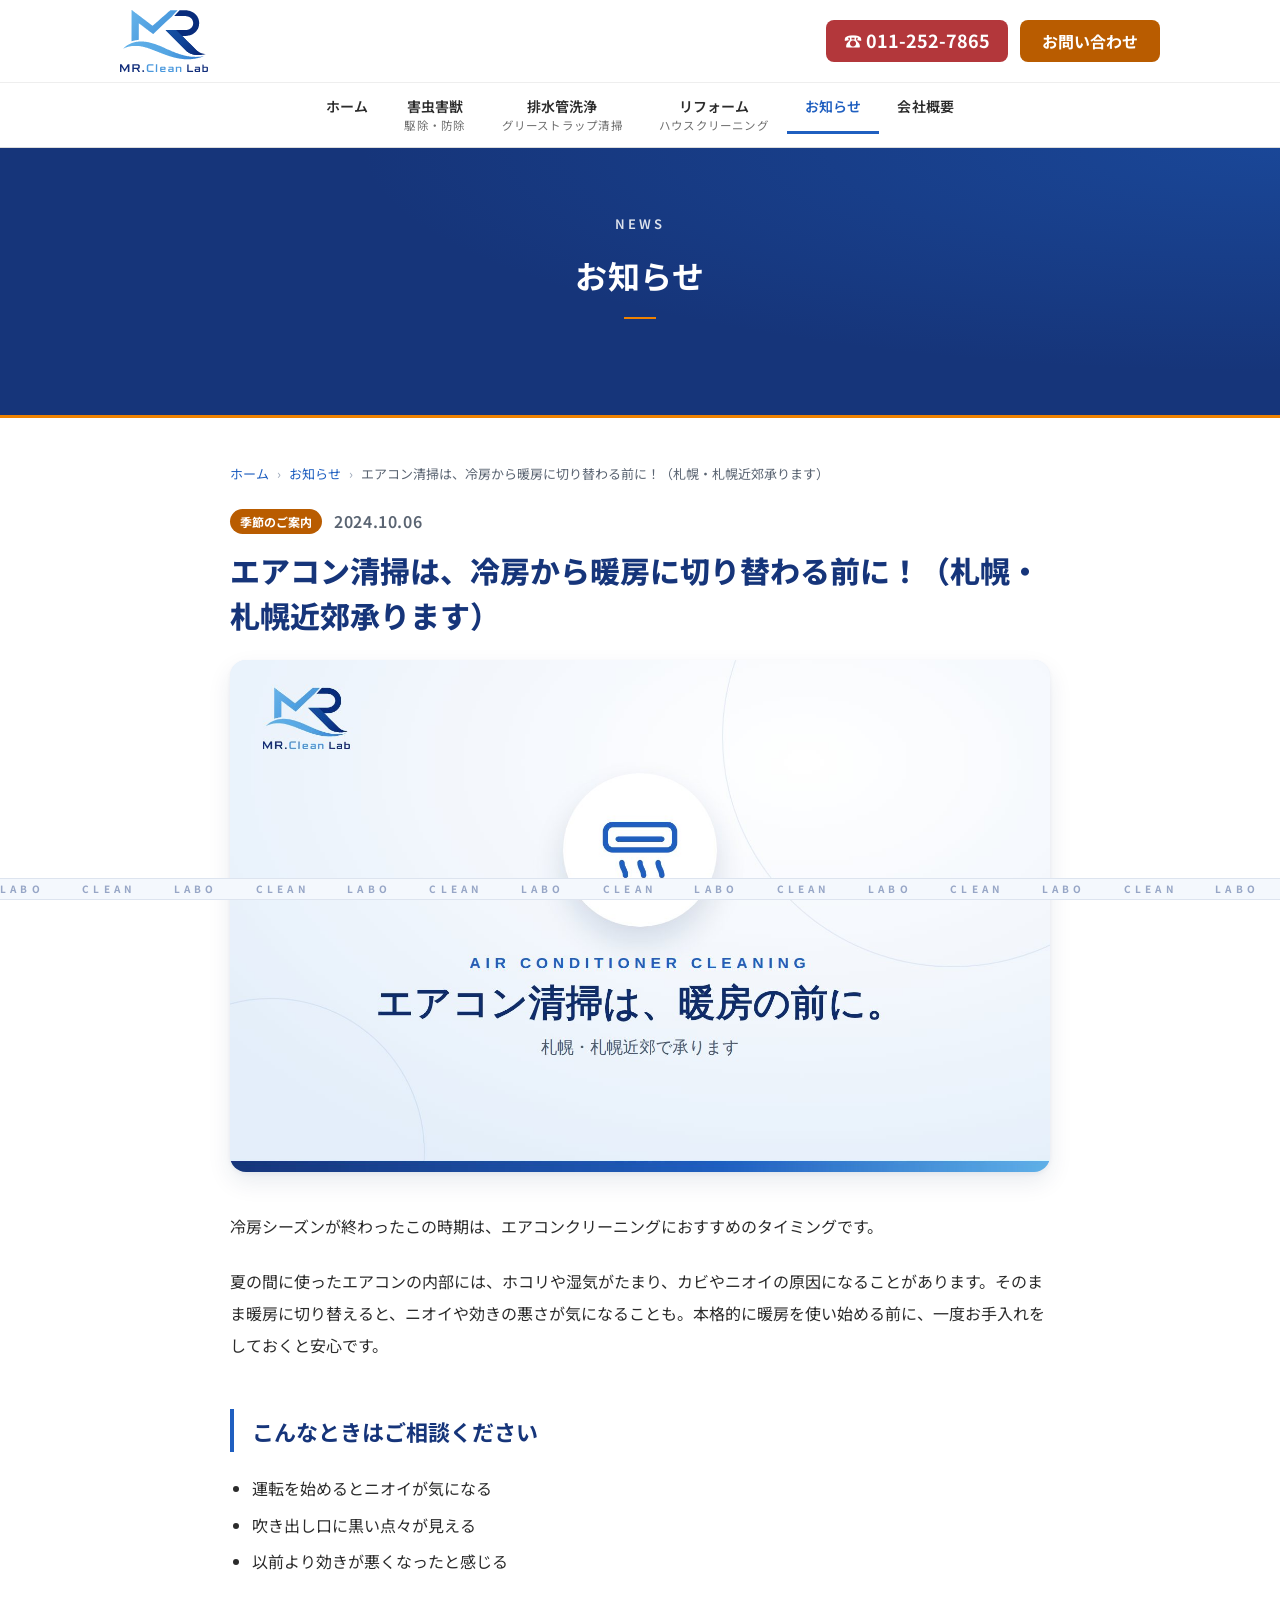
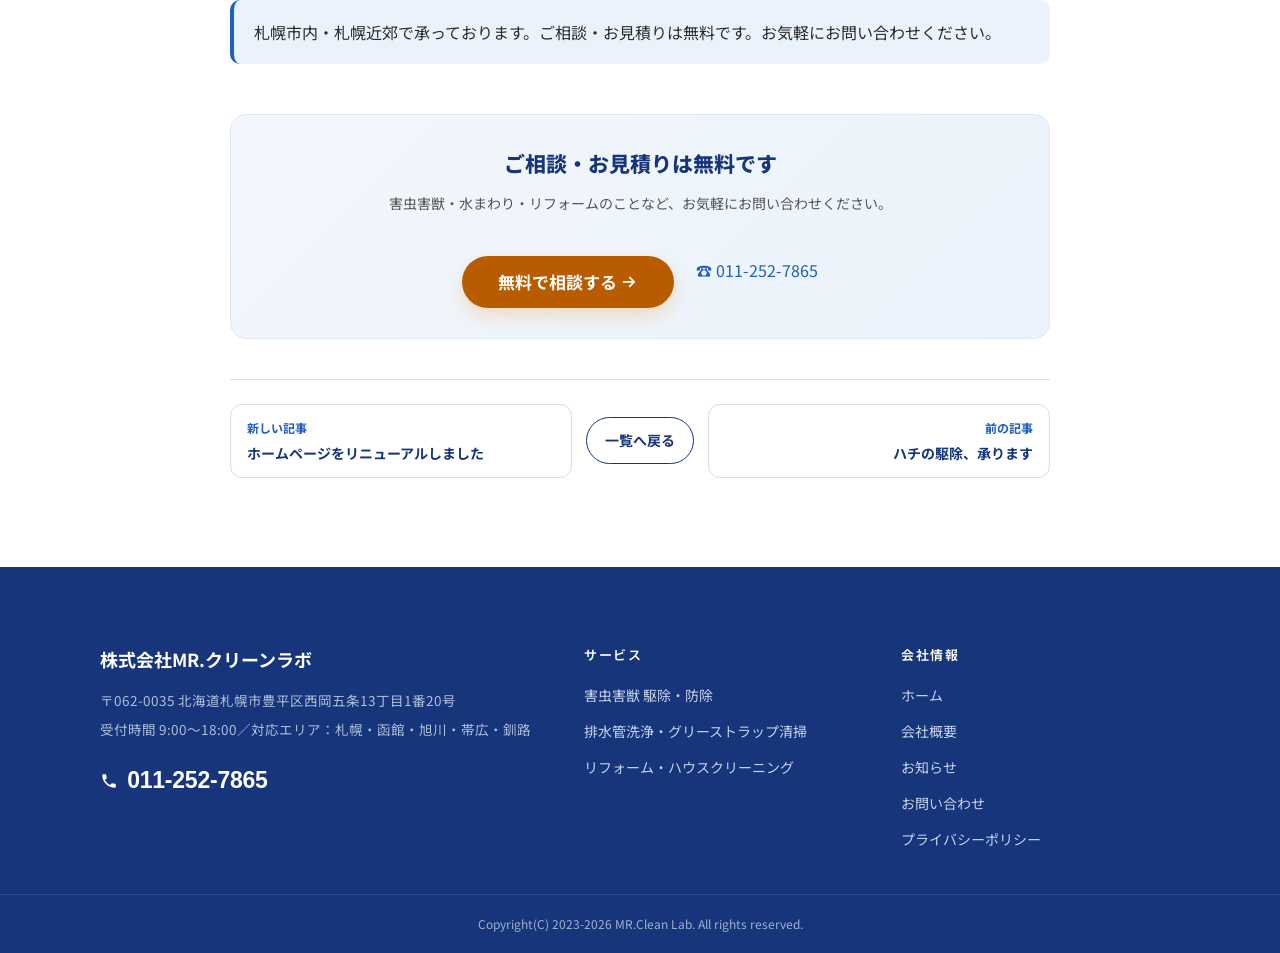
<file: news/2024-10-06-aircon.html>
<!DOCTYPE html>
<html lang="ja">
<head>
  <meta charset="UTF-8">
  <meta name="viewport" content="width=device-width, initial-scale=1.0">
  <title>エアコン清掃は、冷房から暖房に切り替わる前に！（札幌・札幌近郊承ります）｜お知らせ｜株式会社MR.クリーンラボ</title>
  <meta name="description" content="冷房シーズンを終えたエアコン内部には、ホコリや湿気がたまりがち。本格的に暖房を使い始める前のお手入れがおすすめです。">
  <script>document.documentElement.className+=' js';</script>
  <link rel="canonical" href="https://playmark0227-svg.github.io/MR-creanLAB/news/2024-10-06-aircon.html">
  <meta name="theme-color" content="#16357a">
  <link rel="icon" href="../favicon.ico" sizes="48x48">
  <link rel="icon" href="../images/logo-mark.svg?v=20260924a" type="image/svg+xml">
  <link rel="apple-touch-icon" href="../apple-touch-icon.png">
  <meta property="og:type" content="article">
  <meta property="og:site_name" content="株式会社MR.クリーンラボ">
  <meta property="og:title" content="エアコン清掃は、冷房から暖房に切り替わる前に！（札幌・札幌近郊承ります）">
  <meta property="og:description" content="冷房シーズンを終えたエアコン内部には、ホコリや湿気がたまりがち。本格的に暖房を使い始める前のお手入れがおすすめです。">
  <meta property="og:url" content="https://playmark0227-svg.github.io/MR-creanLAB/news/2024-10-06-aircon.html">
  <meta property="og:image" content="https://playmark0227-svg.github.io/MR-creanLAB/images/news/2024-10-06-aircon.jpg">
  <meta property="og:image:width" content="1600">
  <meta property="og:image:height" content="1000">
  <meta property="og:image:alt" content="エアコン清掃は、冷房から暖房に切り替わる前に！（札幌・札幌近郊承ります）">
  <meta name="twitter:image" content="https://playmark0227-svg.github.io/MR-creanLAB/images/news/2024-10-06-aircon.jpg">
  <meta property="article:published_time" content="2024-10-06T09:00:00+09:00">
  <meta property="og:locale" content="ja_JP">
  <meta name="twitter:card" content="summary_large_image">
  <link rel="preconnect" href="https://fonts.googleapis.com">
  <link rel="preconnect" href="https://fonts.gstatic.com" crossorigin>
  <link rel="stylesheet" href="https://fonts.googleapis.com/css2?family=Noto+Sans+JP:wght@400;500;600;700;800&display=swap">
  <link rel="stylesheet" href="../css/style.css?v=20260924b">
  <script type="application/ld+json">{"@context": "https://schema.org", "@graph": [{"@type": "NewsArticle", "headline": "エアコン清掃は、冷房から暖房に切り替わる前に！（札幌・札幌近郊承ります）", "image": ["https://playmark0227-svg.github.io/MR-creanLAB/images/news/2024-10-06-aircon.jpg"], "datePublished": "2024-10-06T09:00:00+09:00", "dateModified": "2024-10-06T09:00:00+09:00", "author": {"@type": "Organization", "name": "株式会社MR.クリーンラボ", "url": "https://playmark0227-svg.github.io/MR-creanLAB/"}, "publisher": {"@type": "Organization", "name": "株式会社MR.クリーンラボ", "logo": {"@type": "ImageObject", "url": "https://playmark0227-svg.github.io/MR-creanLAB/images/logo.png"}}, "mainEntityOfPage": "https://playmark0227-svg.github.io/MR-creanLAB/news/2024-10-06-aircon.html"}, {"@type": "BreadcrumbList", "itemListElement": [{"@type": "ListItem", "position": 1, "name": "ホーム", "item": "https://playmark0227-svg.github.io/MR-creanLAB/"}, {"@type": "ListItem", "position": 2, "name": "お知らせ", "item": "https://playmark0227-svg.github.io/MR-creanLAB/news.html"}, {"@type": "ListItem", "position": 3, "name": "エアコン清掃は、冷房から暖房に切り替わる前に！（札幌・札幌近郊承ります）", "item": "https://playmark0227-svg.github.io/MR-creanLAB/news/2024-10-06-aircon.html"}]}]}</script>
</head>
<body>
  <a class="skip-link" href="#main">本文へスキップ</a>

  <!-- ===== ローディング画面 ===== -->
  <div class="preloader" id="preloader" role="status" aria-label="読み込み中">
    <div class="preloader__inner">
      <img class="preloader__logo" src="../images/logo.svg?v=20260924a" alt="MR.Clean Lab" onerror="this.remove()">
      <div class="preloader__bar"><span></span></div>
    </div>
  </div>


  <!-- ===== ヘッダー（全ページ共通） ===== -->
  <header class="site-header">
    <div class="container header-top">
      <a class="logo" href="../index.html">
        <img class="logo-img" src="../images/logo.svg?v=20260924a" alt="MR.Clean Lab" onerror="this.closest('.logo').classList.add('no-img');this.remove()">
        <span class="logo-mark">MR</span>
        <span class="logo-text">MR.Clean Lab</span>
      </a>
      <div class="header-actions">
        <a class="tel-btn" href="tel:011-252-7865">&#9742; 011-252-7865</a>
        <a class="btn-contact" href="../contact.html">お問い合わせ</a>
      </div>
    </div>
    <nav class="global-nav">
      <div class="container">
        <ul>
          <li><a href="../index.html">ホーム</a></li>
          <li><a href="../pest-control.html">害虫害獣<small>駆除・防除</small></a></li>
          <li><a href="../drainage.html">排水管洗浄<small>グリーストラップ清掃</small></a></li>
          <li><a href="../reform.html">リフォーム<small>ハウスクリーニング</small></a></li>
          <li class="is-current"><a href="../news.html">お知らせ</a></li>
          <li><a href="../company.html">会社概要</a></li>
        </ul>
      </div>
    </nav>
  </header>

  <main id="main">

  <!-- ===== お知らせ記事 ===== -->
  <section class="page-hero page-hero--sm">
    <p class="en">NEWS</p>
    <p class="ja">お知らせ</p>
  </section>

  <section class="section article-wrap">
    <div class="container">
      <nav class="breadcrumb" aria-label="パンくずリスト">
        <ol>
          <li><a href="../index.html">ホーム</a></li>
          <li><a href="../news.html">お知らせ</a></li>
          <li aria-current="page">エアコン清掃は、冷房から暖房に切り替わる前に！（札幌・札幌近郊承ります）</li>
        </ol>
      </nav>

      <article class="article">
        <header class="article-head">
          <div class="article-meta">
            <span class="news-tag" data-cat="season">季節のご案内</span>
            <time datetime="2024-10-06">2024.10.06</time>
          </div>
          <h1 class="article-title">エアコン清掃は、冷房から暖房に切り替わる前に！（札幌・札幌近郊承ります）</h1>
        </header>

        <figure class="article-hero">
          <img src="../images/news/2024-10-06-aircon.jpg" alt="" width="1600" height="1000" fetchpriority="high">
        </figure>

        <div class="article-body">
<!-- ※旧サイトの記事タイトルをもとに作成した仮の本文です。実際の内容に合わせて差し替えてください。 -->

<p>冷房シーズンが終わったこの時期は、エアコンクリーニングにおすすめのタイミングです。</p>
<p>夏の間に使ったエアコンの内部には、ホコリや湿気がたまり、カビやニオイの原因になることがあります。そのまま暖房に切り替えると、ニオイや効きの悪さが気になることも。本格的に暖房を使い始める前に、一度お手入れをしておくと安心です。</p>
<h2>こんなときはご相談ください</h2>
<ul>
  <li>運転を始めるとニオイが気になる</li>
  <li>吹き出し口に黒い点々が見える</li>
  <li>以前より効きが悪くなったと感じる</li>
</ul>
<div class="article-note"><p>札幌市内・札幌近郊で承っております。ご相談・お見積りは無料です。お気軽にお問い合わせください。</p></div>
        </div>

        <aside class="article-cta" aria-label="お問い合わせ">
          <p class="article-cta__t">ご相談・お見積りは無料です</p>
          <p class="article-cta__d">害虫害獣・水まわり・リフォームのことなど、お気軽にお問い合わせください。</p>
          <div class="article-cta__a">
            <a class="btn-cta" href="../contact.html">無料で相談する<svg viewBox="0 0 24 24" fill="none" stroke="currentColor" stroke-width="2.4" stroke-linecap="round" stroke-linejoin="round" aria-hidden="true"><path d="M5 12h14M13 6l6 6-6 6"/></svg></a>
            <a class="tel-inline" href="tel:011-252-7865">&#9742; 011-252-7865</a>
          </div>
        </aside>

        <nav class="article-pager" aria-label="記事の移動"><a class="article-pager__prev" href="2026-08-30-renewal.html"><span class="k">新しい記事</span><span class="t">ホームページをリニューアルしました</span></a><a class="article-pager__list" href="../news.html">一覧へ戻る</a><a class="article-pager__next" href="2024-07-02-hachi.html"><span class="k">前の記事</span><span class="t">ハチの駆除、承ります</span></a></nav>
      </article>
    </div>
  </section>

  </main>

  <footer class="site-footer">
    <div class="container footer-main">
      <div class="footer-brand">
        <p class="fname">株式会社MR.クリーンラボ</p>
        <p>〒062-0035 北海道札幌市豊平区西岡五条13丁目1番20号</p>
        <p>受付時間 9:00〜18:00／対応エリア：札幌・函館・旭川・帯広・釧路</p>
        <a class="ftel" href="tel:011-252-7865"><svg viewBox="0 0 24 24" fill="currentColor"><path d="M6.6 10.8a15 15 0 0 0 6.6 6.6l2.2-2.2c.3-.3.7-.4 1-.2 1.2.4 2.4.6 3.6.6.6 0 1 .4 1 1V20c0 .6-.4 1-1 1A17 17 0 0 1 3 4c0-.6.4-1 1-1h3.4c.6 0 1 .4 1 1 0 1.2.2 2.4.6 3.6.1.4 0 .8-.3 1Z"/></svg>011-252-7865</a>
      </div>
      <div class="footer-col">
        <h4>サービス</h4>
        <ul>
          <li><a href="../pest-control.html">害虫害獣 駆除・防除</a></li>
          <li><a href="../drainage.html">排水管洗浄・グリーストラップ清掃</a></li>
          <li><a href="../reform.html">リフォーム・ハウスクリーニング</a></li>
        </ul>
      </div>
      <div class="footer-col">
        <h4>会社情報</h4>
        <ul>
          <li><a href="../index.html">ホーム</a></li>
          <li><a href="../company.html">会社概要</a></li>
          <li><a href="../news.html">お知らせ</a></li>
          <li><a href="../contact.html">お問い合わせ</a></li>
          <li><a href="../privacy.html">プライバシーポリシー</a></li>
        </ul>
      </div>
    </div>
    <p class="footer-bottom2">Copyright(C) 2023-2026 MR.Clean Lab. All rights reserved.</p>
  </footer>

  <div class="mcta">
    <a class="tel" href="tel:011-252-7865"><svg viewBox="0 0 24 24" fill="currentColor"><path d="M6.6 10.8a15 15 0 0 0 6.6 6.6l2.2-2.2c.3-.3.7-.4 1-.2 1.2.4 2.4.6 3.6.6.6 0 1 .4 1 1V20c0 .6-.4 1-1 1A17 17 0 0 1 3 4c0-.6.4-1 1-1h3.4c.6 0 1 .4 1 1 0 1.2.2 2.4.6 3.6.1.4 0 .8-.3 1Z"/></svg>電話する</a>
    <a class="req" href="../contact.html">無料で相談する</a>
  </div>
  <a class="pagetop" href="#" aria-label="ページ上部へ戻る"><svg viewBox="0 0 24 24" fill="none" stroke="currentColor" stroke-width="2.2" stroke-linecap="round" stroke-linejoin="round"><path d="M12 19V5M6 11l6-6 6 6"/></svg></a>
  <script src="../js/main.js?v=20260924b" defer></script>

</body>
</html>
</file>
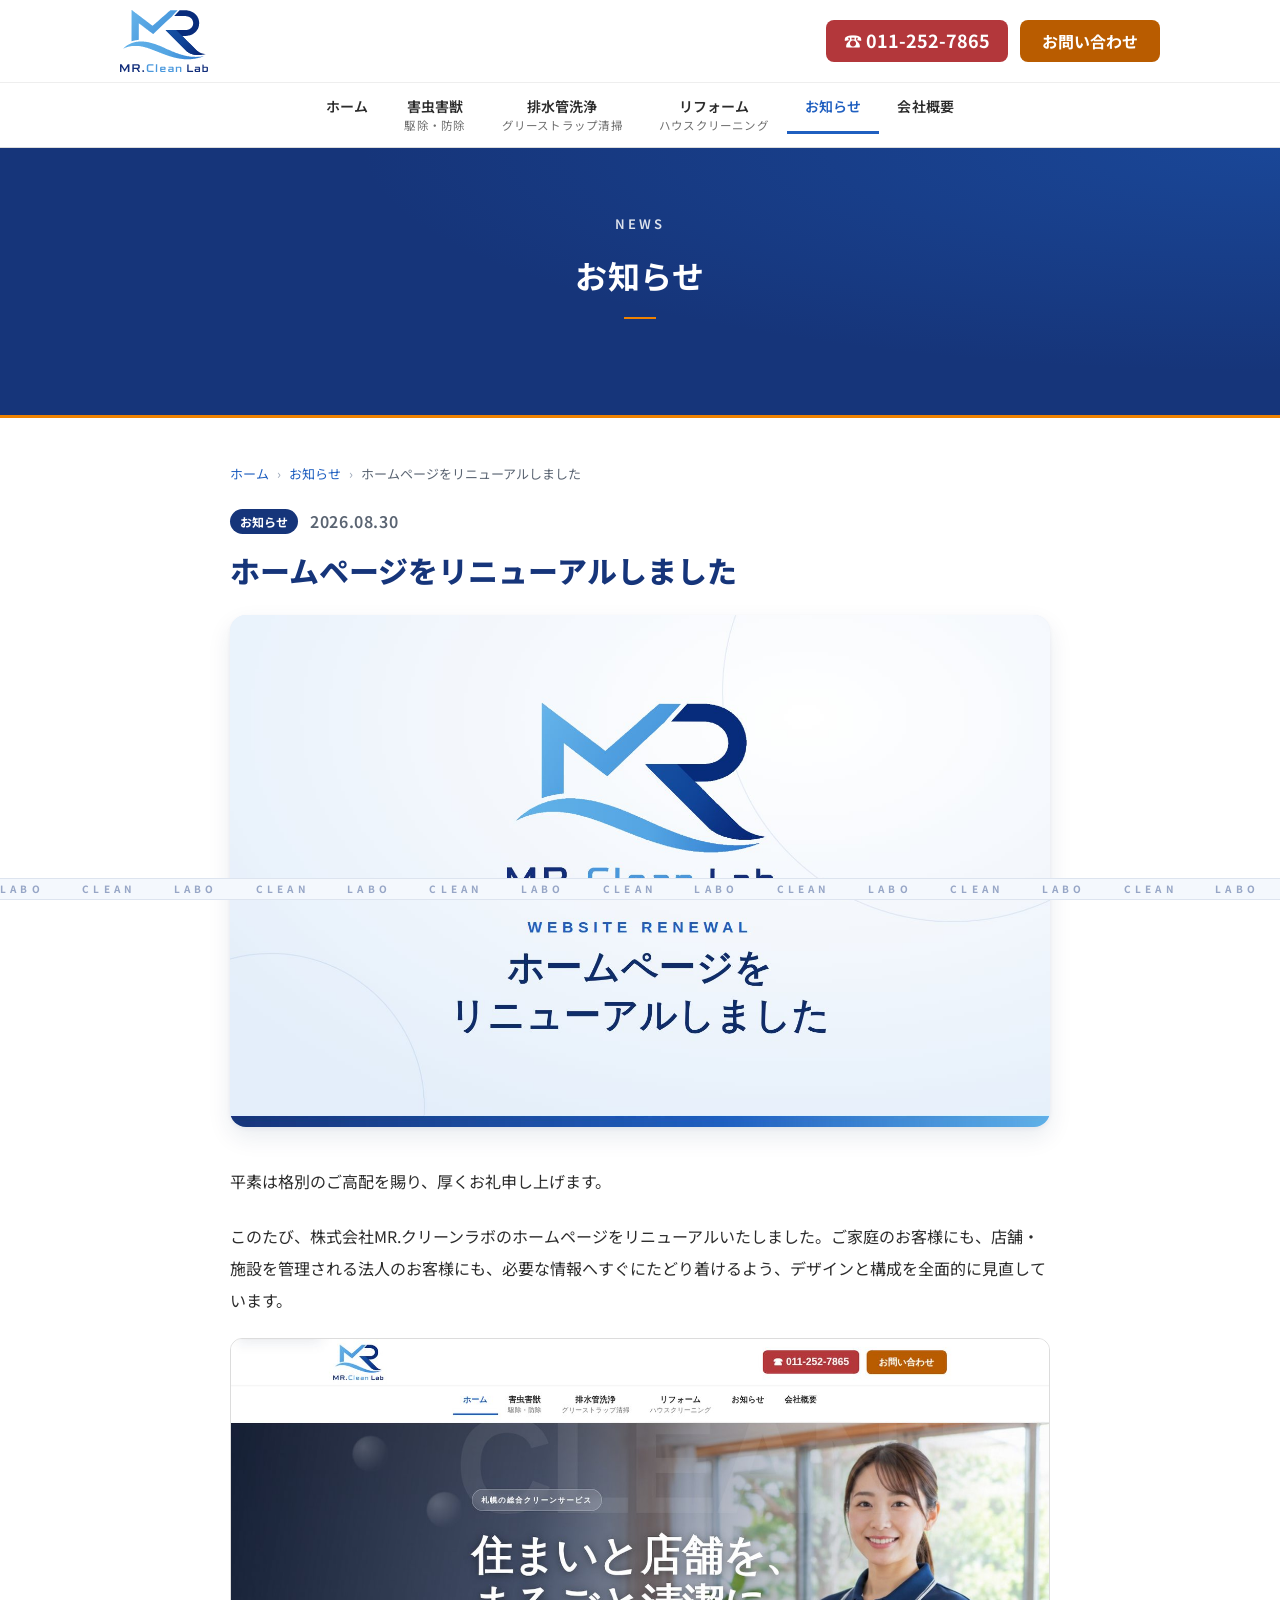
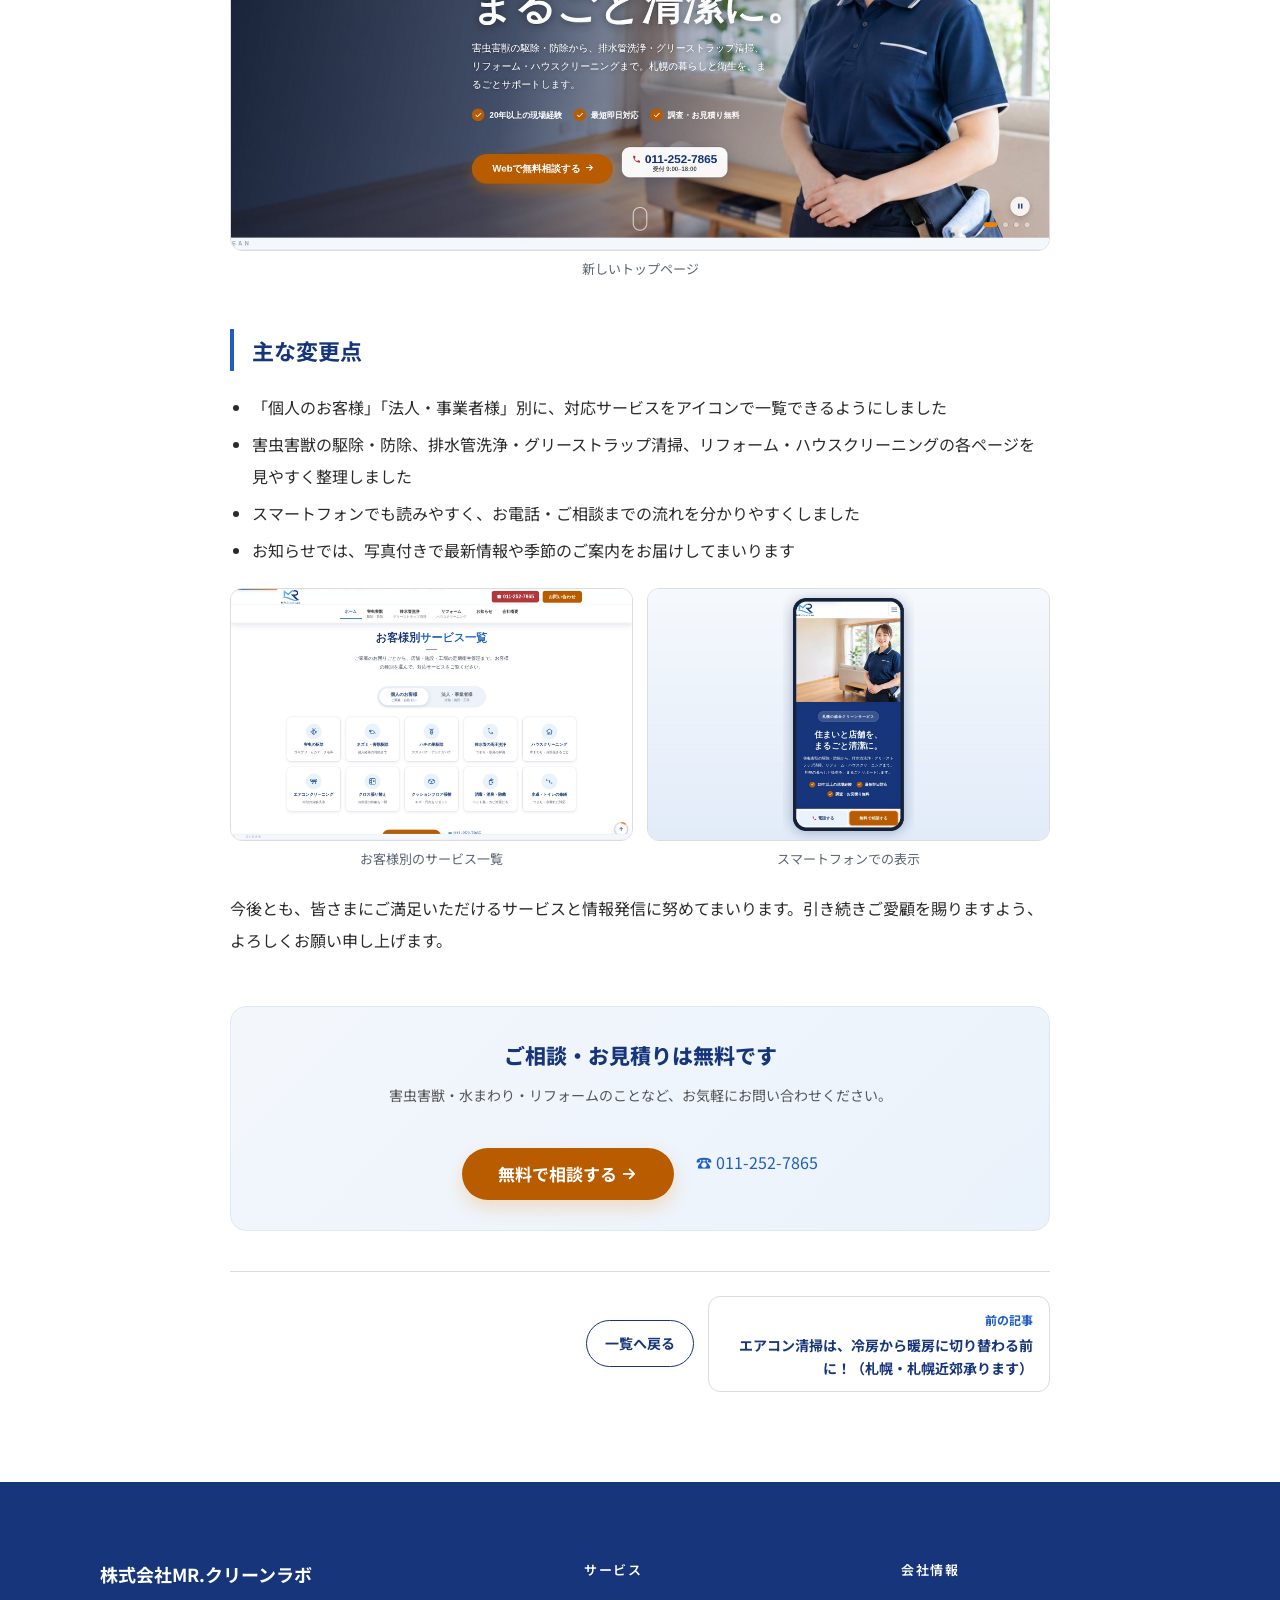
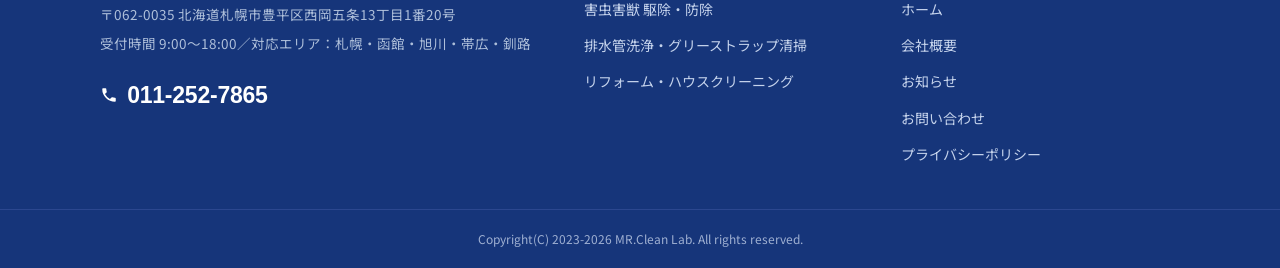
<file: news/2026-08-30-renewal.html>
<!DOCTYPE html>
<html lang="ja">
<head>
  <meta charset="UTF-8">
  <meta name="viewport" content="width=device-width, initial-scale=1.0">
  <title>ホームページをリニューアルしました｜お知らせ｜株式会社MR.クリーンラボ</title>
  <meta name="description" content="ホームページをリニューアルいたしました。個人・法人のお客様別にサービスを探しやすくなり、スマートフォンでも見やすくなりました。">
  <script>document.documentElement.className+=' js';</script>
  <link rel="canonical" href="https://playmark0227-svg.github.io/MR-creanLAB/news/2026-08-30-renewal.html">
  <meta name="theme-color" content="#16357a">
  <link rel="icon" href="../favicon.ico" sizes="48x48">
  <link rel="icon" href="../images/logo-mark.svg?v=20260924a" type="image/svg+xml">
  <link rel="apple-touch-icon" href="../apple-touch-icon.png">
  <meta property="og:type" content="article">
  <meta property="og:site_name" content="株式会社MR.クリーンラボ">
  <meta property="og:title" content="ホームページをリニューアルしました">
  <meta property="og:description" content="ホームページをリニューアルいたしました。個人・法人のお客様別にサービスを探しやすくなり、スマートフォンでも見やすくなりました。">
  <meta property="og:url" content="https://playmark0227-svg.github.io/MR-creanLAB/news/2026-08-30-renewal.html">
  <meta property="og:image" content="https://playmark0227-svg.github.io/MR-creanLAB/images/news/2026-08-30-renewal.jpg">
  <meta property="og:image:width" content="1600">
  <meta property="og:image:height" content="1000">
  <meta property="og:image:alt" content="ホームページをリニューアルしました">
  <meta name="twitter:image" content="https://playmark0227-svg.github.io/MR-creanLAB/images/news/2026-08-30-renewal.jpg">
  <meta property="article:published_time" content="2026-08-30T09:00:00+09:00">
  <meta property="og:locale" content="ja_JP">
  <meta name="twitter:card" content="summary_large_image">
  <link rel="preconnect" href="https://fonts.googleapis.com">
  <link rel="preconnect" href="https://fonts.gstatic.com" crossorigin>
  <link rel="stylesheet" href="https://fonts.googleapis.com/css2?family=Noto+Sans+JP:wght@400;500;600;700;800&display=swap">
  <link rel="stylesheet" href="../css/style.css?v=20260924b">
  <script type="application/ld+json">{"@context": "https://schema.org", "@graph": [{"@type": "NewsArticle", "headline": "ホームページをリニューアルしました", "image": ["https://playmark0227-svg.github.io/MR-creanLAB/images/news/2026-08-30-renewal.jpg"], "datePublished": "2026-08-30T09:00:00+09:00", "dateModified": "2026-08-30T09:00:00+09:00", "author": {"@type": "Organization", "name": "株式会社MR.クリーンラボ", "url": "https://playmark0227-svg.github.io/MR-creanLAB/"}, "publisher": {"@type": "Organization", "name": "株式会社MR.クリーンラボ", "logo": {"@type": "ImageObject", "url": "https://playmark0227-svg.github.io/MR-creanLAB/images/logo.png"}}, "mainEntityOfPage": "https://playmark0227-svg.github.io/MR-creanLAB/news/2026-08-30-renewal.html"}, {"@type": "BreadcrumbList", "itemListElement": [{"@type": "ListItem", "position": 1, "name": "ホーム", "item": "https://playmark0227-svg.github.io/MR-creanLAB/"}, {"@type": "ListItem", "position": 2, "name": "お知らせ", "item": "https://playmark0227-svg.github.io/MR-creanLAB/news.html"}, {"@type": "ListItem", "position": 3, "name": "ホームページをリニューアルしました", "item": "https://playmark0227-svg.github.io/MR-creanLAB/news/2026-08-30-renewal.html"}]}]}</script>
</head>
<body>
  <a class="skip-link" href="#main">本文へスキップ</a>

  <!-- ===== ローディング画面 ===== -->
  <div class="preloader" id="preloader" role="status" aria-label="読み込み中">
    <div class="preloader__inner">
      <img class="preloader__logo" src="../images/logo.svg?v=20260924a" alt="MR.Clean Lab" onerror="this.remove()">
      <div class="preloader__bar"><span></span></div>
    </div>
  </div>


  <!-- ===== ヘッダー（全ページ共通） ===== -->
  <header class="site-header">
    <div class="container header-top">
      <a class="logo" href="../index.html">
        <img class="logo-img" src="../images/logo.svg?v=20260924a" alt="MR.Clean Lab" onerror="this.closest('.logo').classList.add('no-img');this.remove()">
        <span class="logo-mark">MR</span>
        <span class="logo-text">MR.Clean Lab</span>
      </a>
      <div class="header-actions">
        <a class="tel-btn" href="tel:011-252-7865">&#9742; 011-252-7865</a>
        <a class="btn-contact" href="../contact.html">お問い合わせ</a>
      </div>
    </div>
    <nav class="global-nav">
      <div class="container">
        <ul>
          <li><a href="../index.html">ホーム</a></li>
          <li><a href="../pest-control.html">害虫害獣<small>駆除・防除</small></a></li>
          <li><a href="../drainage.html">排水管洗浄<small>グリーストラップ清掃</small></a></li>
          <li><a href="../reform.html">リフォーム<small>ハウスクリーニング</small></a></li>
          <li class="is-current"><a href="../news.html">お知らせ</a></li>
          <li><a href="../company.html">会社概要</a></li>
        </ul>
      </div>
    </nav>
  </header>

  <main id="main">

  <!-- ===== お知らせ記事 ===== -->
  <section class="page-hero page-hero--sm">
    <p class="en">NEWS</p>
    <p class="ja">お知らせ</p>
  </section>

  <section class="section article-wrap">
    <div class="container">
      <nav class="breadcrumb" aria-label="パンくずリスト">
        <ol>
          <li><a href="../index.html">ホーム</a></li>
          <li><a href="../news.html">お知らせ</a></li>
          <li aria-current="page">ホームページをリニューアルしました</li>
        </ol>
      </nav>

      <article class="article">
        <header class="article-head">
          <div class="article-meta">
            <span class="news-tag" data-cat="info">お知らせ</span>
            <time datetime="2026-08-30">2026.08.30</time>
          </div>
          <h1 class="article-title">ホームページをリニューアルしました</h1>
        </header>

        <figure class="article-hero">
          <img src="../images/news/2026-08-30-renewal.jpg" alt="" width="1600" height="1000" fetchpriority="high">
        </figure>

        <div class="article-body">
<p>平素は格別のご高配を賜り、厚くお礼申し上げます。</p>
<p>このたび、株式会社MR.クリーンラボのホームページをリニューアルいたしました。ご家庭のお客様にも、店舗・施設を管理される法人のお客様にも、必要な情報へすぐにたどり着けるよう、デザインと構成を全面的に見直しています。</p>
<figure><img src="../images/news/2026-08-30-top.jpg" alt="リニューアルした新しいトップページ" width="1600" height="1000" loading="lazy" decoding="async"><figcaption>新しいトップページ</figcaption></figure>
<h2>主な変更点</h2>
<ul>
  <li>「個人のお客様」「法人・事業者様」別に、対応サービスをアイコンで一覧できるようにしました</li>
  <li>害虫害獣の駆除・防除、排水管洗浄・グリーストラップ清掃、リフォーム・ハウスクリーニングの各ページを見やすく整理しました</li>
  <li>スマートフォンでも読みやすく、お電話・ご相談までの流れを分かりやすくしました</li>
  <li>お知らせでは、写真付きで最新情報や季節のご案内をお届けしてまいります</li>
</ul>
<div class="article-gallery">
  <figure><img src="../images/news/2026-08-30-services.jpg" alt="お客様別のサービス一覧" width="1600" height="1000" loading="lazy" decoding="async"><figcaption>お客様別のサービス一覧</figcaption></figure>
  <figure><img src="../images/news/2026-08-30-mobile.jpg" alt="スマートフォンでの表示" width="1600" height="1000" loading="lazy" decoding="async"><figcaption>スマートフォンでの表示</figcaption></figure>
</div>
<p>今後とも、皆さまにご満足いただけるサービスと情報発信に努めてまいります。引き続きご愛顧を賜りますよう、よろしくお願い申し上げます。</p>
        </div>

        <aside class="article-cta" aria-label="お問い合わせ">
          <p class="article-cta__t">ご相談・お見積りは無料です</p>
          <p class="article-cta__d">害虫害獣・水まわり・リフォームのことなど、お気軽にお問い合わせください。</p>
          <div class="article-cta__a">
            <a class="btn-cta" href="../contact.html">無料で相談する<svg viewBox="0 0 24 24" fill="none" stroke="currentColor" stroke-width="2.4" stroke-linecap="round" stroke-linejoin="round" aria-hidden="true"><path d="M5 12h14M13 6l6 6-6 6"/></svg></a>
            <a class="tel-inline" href="tel:011-252-7865">&#9742; 011-252-7865</a>
          </div>
        </aside>

        <nav class="article-pager" aria-label="記事の移動"><span></span><a class="article-pager__list" href="../news.html">一覧へ戻る</a><a class="article-pager__next" href="2024-10-06-aircon.html"><span class="k">前の記事</span><span class="t">エアコン清掃は、冷房から暖房に切り替わる前に！（札幌・札幌近郊承ります）</span></a></nav>
      </article>
    </div>
  </section>

  </main>

  <footer class="site-footer">
    <div class="container footer-main">
      <div class="footer-brand">
        <p class="fname">株式会社MR.クリーンラボ</p>
        <p>〒062-0035 北海道札幌市豊平区西岡五条13丁目1番20号</p>
        <p>受付時間 9:00〜18:00／対応エリア：札幌・函館・旭川・帯広・釧路</p>
        <a class="ftel" href="tel:011-252-7865"><svg viewBox="0 0 24 24" fill="currentColor"><path d="M6.6 10.8a15 15 0 0 0 6.6 6.6l2.2-2.2c.3-.3.7-.4 1-.2 1.2.4 2.4.6 3.6.6.6 0 1 .4 1 1V20c0 .6-.4 1-1 1A17 17 0 0 1 3 4c0-.6.4-1 1-1h3.4c.6 0 1 .4 1 1 0 1.2.2 2.4.6 3.6.1.4 0 .8-.3 1Z"/></svg>011-252-7865</a>
      </div>
      <div class="footer-col">
        <h4>サービス</h4>
        <ul>
          <li><a href="../pest-control.html">害虫害獣 駆除・防除</a></li>
          <li><a href="../drainage.html">排水管洗浄・グリーストラップ清掃</a></li>
          <li><a href="../reform.html">リフォーム・ハウスクリーニング</a></li>
        </ul>
      </div>
      <div class="footer-col">
        <h4>会社情報</h4>
        <ul>
          <li><a href="../index.html">ホーム</a></li>
          <li><a href="../company.html">会社概要</a></li>
          <li><a href="../news.html">お知らせ</a></li>
          <li><a href="../contact.html">お問い合わせ</a></li>
          <li><a href="../privacy.html">プライバシーポリシー</a></li>
        </ul>
      </div>
    </div>
    <p class="footer-bottom2">Copyright(C) 2023-2026 MR.Clean Lab. All rights reserved.</p>
  </footer>

  <div class="mcta">
    <a class="tel" href="tel:011-252-7865"><svg viewBox="0 0 24 24" fill="currentColor"><path d="M6.6 10.8a15 15 0 0 0 6.6 6.6l2.2-2.2c.3-.3.7-.4 1-.2 1.2.4 2.4.6 3.6.6.6 0 1 .4 1 1V20c0 .6-.4 1-1 1A17 17 0 0 1 3 4c0-.6.4-1 1-1h3.4c.6 0 1 .4 1 1 0 1.2.2 2.4.6 3.6.1.4 0 .8-.3 1Z"/></svg>電話する</a>
    <a class="req" href="../contact.html">無料で相談する</a>
  </div>
  <a class="pagetop" href="#" aria-label="ページ上部へ戻る"><svg viewBox="0 0 24 24" fill="none" stroke="currentColor" stroke-width="2.2" stroke-linecap="round" stroke-linejoin="round"><path d="M12 19V5M6 11l6-6 6 6"/></svg></a>
  <script src="../js/main.js?v=20260924b" defer></script>

</body>
</html>
</file>
<file: css/style.css>
/* =========================================================
   MR.Clean Lab - 再現用ベーススタイル
   スクリーンショットを元に再構築した近似デザイン。
   配色・余白は CSS 変数で調整しやすくしています（後のデザイン改造用）。
   ========================================================= */
/* フォントは各ページ head の <link> でロード（@importのレンダリングブロック回避） */

:root {
  --color-navy: #16357a;       /* 濃紺（ヒーロー帯・見出し） */
  --color-blue: #1f5fc0;       /* 標準ブルー */
  --color-blue-light: #eaf2fb; /* 薄いブルー背景 */
  --color-orange: #ef8200;     /* CTAボタン（お問い合わせ／無料相談） */
  --color-orange-dark: #d96f00;
  --color-orange-aa: #b95c00;  /* 白文字で4.57:1（WCAG AA適合）。文字が乗る面に使用 */
  --color-red: #b3373b;        /* 電話ボタン */
  --color-text: #2b2b2b;
  --color-text-muted: #555;
  --color-text-sub: #5a6472;   /* 補助テキスト */
  --color-line: #dcdcdc;
  --color-white: #ffffff;
  --max-width: 1080px;
  --radius: 6px;
  --font-jp: "Noto Sans JP", "Hiragino Kaku Gothic ProN", "Hiragino Sans",
             "Yu Gothic", "Meiryo", sans-serif;
}

* { box-sizing: border-box; }

html { scroll-behavior: smooth; }

body {
  margin: 0;
  font-family: var(--font-jp);
  color: var(--color-text);
  line-height: 1.8;
  background: var(--color-white);
  font-size: 16px;
}

img { max-width: 100%; height: auto; display: block; }

a { color: var(--color-blue); text-decoration: none; }
a:hover { text-decoration: underline; }

.container {
  max-width: var(--max-width);
  margin: 0 auto;
  padding: 0 20px;
}

/* ---------- 画像プレースホルダ ---------- */
.ph {
  background: linear-gradient(135deg, var(--color-blue-light), #ffffff);
  border: 1px solid var(--color-line);
  color: var(--color-blue);
  display: flex;
  align-items: center;
  justify-content: center;
  text-align: center;
  font-size: 12.5px;
  font-weight: 700;
  padding: 16px;
  border-radius: var(--radius);
  min-height: 120px;
}
/* サービスカードのアイコンタイル */
.service-card .ph{ background:linear-gradient(135deg,var(--color-blue),#2f8fd0); border:0; color:#fff; min-height:150px; }
.service-card .ph svg{ width:54px; height:54px; }
/* 写真を入れたら .ph を覆う（無ければプレースホルダ表示のまま） */
.ph { position: relative; overflow: hidden; }
.ph > img { position: absolute; inset: 0; width: 100%; height: 100%; object-fit: cover; }
.hero .ph { min-height: clamp(220px, 36vw, 400px); }
.service-card .ph, .voice-card .ph { min-height: 168px; }

/* =========================================================
   ヘッダー
   ========================================================= */
.site-header {
  background: var(--color-white);
  border-bottom: 1px solid var(--color-line);
  position: sticky;
  top: 0;
  z-index: 100;
}
.header-top {
  display: flex;
  align-items: center;
  justify-content: space-between;
  gap: 16px;
  padding: 10px 0;
}
.logo {
  display: flex;
  align-items: center;
  gap: 10px;
  text-decoration: none;
}
.logo-mark {
  font-weight: 800;
  letter-spacing: 1px;
  color: var(--color-navy);
  border: 2px solid var(--color-navy);
  padding: 2px 8px;
  border-radius: 4px;
  font-size: 20px;
}
.logo-text { color: var(--color-navy); font-weight: 700; font-size: 18px; }

.header-actions { display: flex; align-items: center; gap: 12px; }
.tel-btn {
  background: var(--color-red);
  color: #fff;
  padding: 8px 18px;
  border-radius: 4px;
  font-weight: 700;
  font-size: 18px;
  white-space: nowrap;
}
.tel-btn:hover { text-decoration: none; opacity: .92; }
.btn-contact {
  background: var(--color-orange-aa);
  color: #fff;
  padding: 10px 22px;
  border-radius: 4px;
  font-weight: 700;
  white-space: nowrap;
}
.btn-contact:hover { text-decoration: none; background: var(--color-orange-dark); }

.global-nav {
  border-top: 1px solid #eee;
}
.global-nav ul {
  display: flex;
  flex-wrap: wrap;
  justify-content: center;
  gap: 0;
  list-style: none;
  margin: 0;
  padding: 0;
}
.global-nav li { position: relative; }
.global-nav a {
  display: block;
  padding: 14px 18px;
  color: var(--color-text);
  font-weight: 600;
  font-size: 14px;
  text-align: center;
  line-height: 1.4;
}
.global-nav a:hover { color: var(--color-blue); text-decoration: none; }
.global-nav a small { display: block; font-weight: 400; font-size: 12px; }
.global-nav .is-current a { color: var(--color-blue); border-bottom: 3px solid var(--color-blue); }

/* =========================================================
   ページ見出し帯（下層ページ）
   ========================================================= */
.page-hero {
  background: linear-gradient(120deg, var(--color-navy), var(--color-blue));
  color: #fff;
  text-align: center;
  padding: 56px 20px;
}
.page-hero .en { font-size: 40px; font-weight: 700; letter-spacing: 2px; margin: 0; }
.page-hero .ja { font-size: 18px; margin-top: 8px; }
.page-hero .ja::before,
.page-hero .ja::after { content: "—"; margin: 0 12px; }

/* =========================================================
   汎用セクション
   ========================================================= */
.section { padding: 56px 0; }
.section.alt { background: var(--color-blue-light); }

.section-title {
  text-align: center;
  font-size: 28px;
  font-weight: 700;
  color: var(--color-navy);
  margin: 0 0 8px;
}
.section-lead {
  text-align: center;
  color: var(--color-text-muted);
  margin: 0 auto 36px;
  max-width: 760px;
}

/* =========================================================
   トップ ヒーロー
   ========================================================= */
.hero {
  background: linear-gradient(120deg, #0f2c6b, #2f7bd0);
  color: #fff;
  padding: 64px 0;
  text-align: center;
}
.hero .lead-small { font-size: 16px; opacity: .95; }
.hero h1 { font-size: 38px; margin: 12px 0 6px; }
.hero .en-tag { font-size: 30px; letter-spacing: 3px; font-weight: 700; }
.btn-cta {
  display: inline-block;
  background: var(--color-orange-aa);
  color: #fff;
  font-weight: 700;
  padding: 14px 36px;
  border-radius: 40px;
  margin-top: 22px;
  font-size: 17px;
}
.btn-cta:hover { text-decoration: none; background: var(--color-orange-dark); }

/* =========================================================
   写真ヒーロー（画像の上に見出し＋CTAを重ねる）
   ========================================================= */
.hero--photo {
  position: relative;
  text-align: left;
  color: #fff;
  padding: clamp(48px, 8vw, 104px) 0;
  min-height: clamp(340px, 44vw, 540px);
  display: flex;
  align-items: center;
  background-image:
    linear-gradient(100deg,
      rgba(10,26,58,.94) 0%,
      rgba(12,32,72,.74) 38%,
      rgba(12,32,72,.30) 62%,
      rgba(12,32,72,0) 86%),
    var(--hero-img);
  background-size: cover;
  background-position: var(--hero-pos, center right);
  background-repeat: no-repeat;
}
.hero--photo .hero__text { max-width: 600px; }
.hero--photo .en-tag { color: #bfe0ff; font-size: clamp(15px,2.2vw,24px); letter-spacing: 3px; }
.hero--photo h1 { font-size: clamp(24px,3.8vw,40px); line-height: 1.45; margin: 14px 0 12px; text-shadow: 0 2px 14px rgba(0,0,0,.4); }
.hero--photo .lead-small { font-size: clamp(14px,1.6vw,17px); opacity: .96; text-shadow: 0 1px 8px rgba(0,0,0,.35); }
.hero--photo .btn-cta { margin-top: 22px; }
@media (max-width: 680px) {
  .hero--photo {
    text-align: center;
    background-image:
      linear-gradient(180deg, rgba(10,26,58,.55), rgba(10,26,58,.88)),
      var(--hero-img);
    background-position: center;
  }
  .hero--photo .hero__text { margin-inline: auto; }
}

/* =========================================================
   3つの特徴（共通ブロック）
   ========================================================= */
.features { display: grid; grid-template-columns: repeat(3, 1fr); gap: 24px; }
.feature {
  background: #fff;
  border: 1px solid var(--color-line);
  border-radius: var(--radius);
  padding: 24px;
}
.feature h3 { color: var(--color-navy); font-size: 18px; margin: 0 0 10px; }
.feature p { font-size: 14px; color: var(--color-text-muted); margin: 0; }

/* =========================================================
   サービス一覧
   ========================================================= */
.service-block { margin-bottom: 40px; }
.service-block > h3 {
  font-size: 20px;
  color: var(--color-navy);
  border-left: 6px solid var(--color-blue);
  padding-left: 12px;
  margin-bottom: 16px;
}
.service-grid { display: grid; grid-template-columns: repeat(3, 1fr); gap: 24px; }
.service-card {
  border: 1px solid var(--color-line);
  border-radius: var(--radius);
  overflow: hidden;
  background: #fff;
}
.service-card .body { padding: 16px; }
.service-card h4 { margin: 0 0 8px; color: var(--color-navy); font-size: 17px; }
.service-card p { font-size: 13px; color: var(--color-text-muted); margin: 0; }

.tag-list { display: flex; flex-wrap: wrap; gap: 8px 14px; list-style: none; padding: 0; margin: 12px 0 0; }
.tag-list li {
  background: var(--color-blue-light);
  color: var(--color-navy);
  border-radius: 4px;
  padding: 6px 12px;
  font-size: 14px;
}

/* チェックリスト（こんな時にご利用ください） */
.checklist {
  background: var(--color-blue-light);
  border-radius: var(--radius);
  padding: 24px 28px;
  list-style: none;
  margin: 0 0 28px;
}
.checklist li { padding-left: 28px; position: relative; }
.checklist li::before {
  content: "✓";
  position: absolute; left: 0;
  color: var(--color-blue); font-weight: 700;
}

/* =========================================================
   CTA 帯（20年以上の経験…）
   ========================================================= */
.cta-band {
  background: linear-gradient(120deg, var(--color-navy), var(--color-blue));
  color: #fff;
  text-align: center;
  padding: 40px 20px;
}
.cta-band h2 { font-size: 24px; margin: 0 0 6px; }
.cta-band p { margin: 0 0 18px; opacity: .95; }
.cta-band .cta-row { display: flex; gap: 16px; justify-content: center; flex-wrap: wrap; align-items: center; }
.cta-band .tel-inline { font-size: 26px; font-weight: 800; color: #fff; }

/* =========================================================
   ご利用の手順（4ステップ）
   ========================================================= */
.steps { display: grid; grid-template-columns: repeat(4, 1fr); gap: 18px; counter-reset: step; }
.step {
  background: #fff; border: 1px solid var(--color-line);
  border-radius: var(--radius); padding: 20px; text-align: center; position: relative;
}
.step::before {
  counter-increment: step;
  content: counter(step);
  display: inline-flex; align-items: center; justify-content: center;
  width: 36px; height: 36px; border-radius: 50%;
  background: var(--color-blue); color: #fff; font-weight: 700; margin-bottom: 10px;
}
.step h4 { margin: 0 0 8px; color: var(--color-navy); font-size: 16px; }
.step p { font-size: 13px; color: var(--color-text-muted); margin: 0; }

/* =========================================================
   実績 / お客様の声
   ========================================================= */
.cards-4 { display: grid; grid-template-columns: repeat(4, 1fr); gap: 18px; }
.voice-card { border: 1px solid var(--color-line); border-radius: var(--radius); overflow: hidden; background:#fff; }
.voice-card .body { padding: 14px; }
.voice-card h4 { margin: 0 0 8px; font-size: 15px; color: var(--color-navy); }
.voice-card p { font-size: 13px; color: var(--color-text-muted); margin: 0; }

/* =========================================================
   よくあるご質問
   ========================================================= */
.faq-list { max-width: 820px; margin: 0 auto; }
.faq-item {
  border-bottom: 1px solid var(--color-line);
  padding: 16px 0;
}
.faq-item .q { font-weight: 700; color: var(--color-navy); }
.faq-item .q::before { content: "Q"; color: var(--color-orange-aa); font-weight: 800; margin-right: 10px; }
.faq-item .a { margin-top: 8px; color: var(--color-text-muted); }
.faq-item .a::before { content: "A"; color: var(--color-blue); font-weight: 800; margin-right: 10px; }

/* =========================================================
   会社概要テーブル
   ========================================================= */
.info-table { width: 100%; border-collapse: collapse; max-width: 880px; margin: 0 auto; }
.info-table th, .info-table td {
  text-align: left; vertical-align: top;
  padding: 16px 12px; border-bottom: 1px solid var(--color-line); font-size: 15px;
}
.info-table th { width: 160px; color: var(--color-navy); font-weight: 700; white-space: nowrap; }
.info-table ul { margin: 0; padding-left: 1.2em; }

.message-name { text-align: right; font-weight: 700; margin-top: 24px; }
.message-lead { font-size: 26px; font-weight: 700; color: var(--color-navy); line-height: 1.6; }

/* =========================================================
   お知らせ一覧
   ========================================================= */
.news-list { max-width: 820px; margin: 0 auto; list-style: none; padding: 0; }
.news-list li {
  display: flex; gap: 18px; align-items: baseline;
  padding: 16px 4px; border-bottom: 1px solid var(--color-line);
}
.news-list time { color: var(--color-text-muted); font-size: 14px; white-space: nowrap; min-width: 110px; }

/* =========================================================
   お問い合わせフォーム
   ========================================================= */
.form { max-width: 720px; margin: 0 auto; }
.form .row { margin-bottom: 20px; }
.form label { display: block; font-weight: 700; margin-bottom: 6px; color: var(--color-navy); }
.form .req { color: var(--color-red); font-size: 12px; margin-left: 6px; }
.form input, .form textarea, .form select {
  width: 100%; padding: 12px; border: 1px solid var(--color-line);
  border-radius: var(--radius); font-family: inherit; font-size: 15px;
}
.form .submit { text-align: center; }
.form button {
  background: var(--color-orange-aa); color: #fff; border: none;
  padding: 14px 48px; border-radius: 40px; font-size: 17px; font-weight: 700; cursor: pointer;
}
.form button:hover { background: var(--color-orange-dark); }

/* =========================================================
   フッター
   ========================================================= */
.site-footer {
  background: var(--color-navy);
  color: #cfd8ea;
  padding: 40px 0 20px;
  font-size: 14px;
}
.footer-cols { display: flex; flex-wrap: wrap; justify-content: space-between; gap: 24px; }
.footer-company .name { color: #fff; font-weight: 700; font-size: 16px; margin: 0 0 8px; }
.footer-nav { display: flex; gap: 48px; }
.footer-nav ul { list-style: none; margin: 0; padding: 0; }
.footer-nav li { margin-bottom: 10px; }
.footer-nav a { color: #cfd8ea; }
.footer-nav a:hover { color: #fff; }
.copyright { text-align: center; margin-top: 28px; padding-top: 16px; border-top: 1px solid #2b478f; font-size: 12px; }

/* =========================================================
   レスポンシブ
   ========================================================= */
@media (max-width: 880px) {
  .features, .service-grid, .steps, .cards-4 { grid-template-columns: 1fr 1fr; }
  .page-hero .en { font-size: 30px; }
  .hero h1 { font-size: 28px; }
  .footer-cols { flex-direction: column; }
}
@media (max-width: 560px) {
  .features, .service-grid, .steps, .cards-4 { grid-template-columns: 1fr; }
  .header-top { flex-wrap: wrap; }
  .global-nav ul { justify-content: flex-start; }
  .global-nav a { padding: 10px 12px; font-size: 13px; }
  .footer-nav { flex-direction: column; gap: 24px; }
}

/* =========================================================
   LP 強化レイヤー（導線・写真・演出）
   ========================================================= */
.eyebrow{ display:inline-flex; align-items:center; gap:.5em; font-weight:800; letter-spacing:.1em; font-size:13px; color:var(--color-blue); text-transform:uppercase; margin-bottom:8px; justify-content:center; }
.eyebrow::before{ content:""; width:22px; height:2px; background:var(--color-orange); }
.section-title .accent{ color:var(--color-blue); }

.btn-cta{ box-shadow:0 10px 24px rgba(239,103,5,.30); transition:transform .2s ease, box-shadow .2s ease, background .2s ease; }
.btn-cta:hover{ transform:translateY(-3px); box-shadow:0 16px 30px rgba(239,103,5,.42); }
.btn-cta svg{ width:1.05em; height:1.05em; vertical-align:-2px; margin-left:.15em; }
.btn-ghost{ display:inline-flex; align-items:center; gap:.4em; padding:13px 28px; border-radius:40px; border:2px solid var(--color-line); color:var(--color-navy); font-weight:700; }
.btn-ghost:hover{ border-color:var(--color-blue); color:var(--color-blue); text-decoration:none; }
.btn-ghost svg{ width:1.05em; height:1.05em; }

/* hero overlay extras */
.hero__actions{ display:flex; flex-wrap:wrap; gap:16px; align-items:center; margin-top:26px; }
.hero__tel{ color:#fff; font-weight:800; line-height:1.1; }
.hero__tel .n{ font-size:24px; display:inline-flex; gap:.3em; align-items:center; }
.hero__tel .n svg{ width:18px; height:18px; }
.hero__tel small{ display:block; font-size:11px; opacity:.9; font-weight:500; }
.hero-trust{ display:flex; flex-wrap:wrap; gap:10px 18px; margin-top:24px; list-style:none; padding:0; }
.hero-trust li{ display:inline-flex; align-items:center; gap:8px; font-weight:700; font-size:14px; }
.hero-trust .ck{ width:22px; height:22px; border-radius:50%; background:var(--color-orange-aa); color:#fff; display:grid; place-items:center; flex:none; }
.hero-trust .ck svg{ width:13px; height:13px; }

/* trust bar */
.trust-bar{ background:#fff; border-bottom:1px solid var(--color-line); }
.trust-bar .in{ display:flex; flex-wrap:wrap; gap:14px 22px; align-items:center; justify-content:space-between; padding:18px 0; }
.trust-bar .lead{ font-weight:800; color:var(--color-navy); font-size:14px; }
.trust-bar ul{ display:flex; flex-wrap:wrap; gap:8px 10px; list-style:none; padding:0; margin:0; }
.trust-bar li{ font-size:13px; font-weight:700; color:var(--color-text-muted); border:1px solid var(--color-line); border-radius:40px; padding:6px 14px; }

/* stats band */
.stats{ background:linear-gradient(120deg,var(--color-navy),var(--color-blue)); color:#fff; }
.stats .grid{ display:grid; grid-template-columns:repeat(4,1fr); }
.stats .item{ text-align:center; padding:32px 14px; border-left:1px solid rgba(255,255,255,.18); }
.stats .item:first-child{ border-left:0; }
.stats .n{ font-size:clamp(30px,4.4vw,48px); font-weight:800; line-height:1; }
.stats .n small{ font-size:.42em; margin-left:.12em; }
.stats .l{ margin-top:8px; font-size:12px; letter-spacing:.05em; opacity:.92; }

/* お悩み split */
.lp-split{ display:grid; grid-template-columns:1fr 1fr; gap:clamp(24px,4vw,52px); align-items:center; }
.lp-split .media{ border-radius:var(--radius-lg); overflow:hidden; box-shadow:0 18px 40px rgba(16,42,94,.18); aspect-ratio:4/3; }
.lp-split .media img{ width:100%; height:100%; object-fit:cover; }
.problem-list{ display:grid; gap:12px; list-style:none; padding:0; margin:0; }
.problem-list li{ display:flex; align-items:center; gap:13px; background:#fff; border:1px solid var(--color-line); border-radius:12px; padding:15px 18px; font-weight:700; color:var(--color-navy); box-shadow:0 4px 14px rgba(16,42,94,.05); }
.problem-list .ic{ flex:none; width:36px; height:36px; border-radius:9px; background:var(--color-blue-light); color:var(--color-blue); display:grid; place-items:center; }
.problem-list .ic svg{ width:20px; height:20px; }
.problem-cap{ text-align:center; font-size:clamp(18px,2.6vw,26px); font-weight:800; color:var(--color-navy); margin-top:36px; }
.problem-cap .accent{ color:var(--color-orange-aa); }

/* service cards with photo */
.service-card{ box-shadow:0 8px 24px rgba(16,42,94,.06); transition:transform .25s ease, box-shadow .25s ease; display:flex; flex-direction:column; }
.service-card:hover{ transform:translateY(-6px); box-shadow:0 20px 44px rgba(16,42,94,.15); }
.service-card .media{ aspect-ratio:16/10; overflow:hidden; }
.service-card .media img{ width:100%; height:100%; object-fit:cover; transition:transform .45s ease; }
.service-card:hover .media img{ transform:scale(1.05); }
.service-card .body{ display:flex; flex-direction:column; flex:1; padding:20px; }
.service-card .more{ margin-top:auto; padding-top:14px; color:var(--color-blue); font-weight:800; font-size:14px; display:inline-flex; align-items:center; gap:.4em; }
.service-card:hover .more{ gap:.7em; }
.service-card .more svg{ width:16px; height:16px; }

/* 選ばれる理由 */
.feature{ position:relative; box-shadow:0 8px 24px rgba(16,42,94,.06); transition:transform .25s ease, box-shadow .25s ease; }
.feature:hover{ transform:translateY(-6px); box-shadow:0 18px 40px rgba(16,42,94,.12); }
.feature .no{ position:absolute; top:14px; right:20px; font-size:36px; font-weight:800; color:var(--color-blue-light); line-height:1; }
.feature .ic{ width:62px; height:62px; border-radius:16px; background:linear-gradient(135deg,var(--color-blue),#2f8fd0); color:#fff; display:grid; place-items:center; margin-bottom:14px; box-shadow:0 10px 20px rgba(31,95,192,.28); }
.feature .ic svg{ width:30px; height:30px; }

/* お客様の声 */
.voice-card{ box-shadow:0 8px 24px rgba(16,42,94,.06); transition:transform .25s ease, box-shadow .25s ease; display:flex; flex-direction:column; }
.voice-card:hover{ transform:translateY(-6px); box-shadow:0 18px 40px rgba(16,42,94,.12); }
.voice-card .media{ aspect-ratio:1/1; overflow:hidden; }
.voice-card .media img{ width:100%; height:100%; object-fit:cover; }
.voice-card .stars{ color:#f5a623; letter-spacing:2px; font-size:14px; }
.voice-card .vtag{ display:inline-block; align-self:flex-start; background:var(--color-orange-aa); color:#fff; font-size:11px; font-weight:700; border-radius:40px; padding:3px 11px; margin:8px 0; }
.voice-card .who{ margin-top:auto; padding-top:10px; font-size:12px; color:var(--color-text-muted); }

/* CTA band */
.cta-band .actions{ display:flex; flex-wrap:wrap; gap:16px; justify-content:center; align-items:center; margin-top:24px; }
.cta-band .tel-inline{ color:#fff; font-weight:800; font-size:26px; display:inline-flex; align-items:center; gap:.3em; line-height:1.1; }
.cta-band .tel-inline small{ display:block; font-size:11px; opacity:.85; font-weight:500; }

/* FAQ accordion */
.faq-acc{ max-width:860px; margin:0 auto; display:grid; gap:12px; }
.faq-acc .item{ border:1px solid var(--color-line); border-radius:12px; background:#fff; overflow:hidden; box-shadow:0 4px 14px rgba(16,42,94,.05); }
.faq-acc .q{ width:100%; display:flex; align-items:center; gap:14px; padding:18px 20px; text-align:left; font-weight:700; color:var(--color-navy); font-size:16px; cursor:pointer; background:none; border:0; font-family:inherit; }
.faq-acc .q .qm{ width:28px; height:28px; border-radius:7px; background:var(--color-blue-light); color:var(--color-blue); font-weight:800; display:grid; place-items:center; flex:none; }
.faq-acc .q .chev{ margin-left:auto; transition:transform .25s ease; color:var(--color-text-muted); flex:none; }
.faq-acc .item.open .chev{ transform:rotate(180deg); }
.faq-acc .a{ max-height:0; overflow:hidden; transition:max-height .3s ease; }
.faq-acc .a .inner{ padding:0 20px 20px 62px; color:var(--color-text-muted); font-size:14.5px; }

/* sticky mobile CTA */
.mcta{ position:fixed; left:0; right:0; bottom:0; z-index:80; display:none; gap:8px; padding:8px 10px calc(8px + env(safe-area-inset-bottom,0)); background:rgba(255,255,255,.96); backdrop-filter:blur(8px); border-top:1px solid var(--color-line); box-shadow:0 -6px 20px rgba(16,42,94,.12); }
.mcta a{ flex:1; display:flex; align-items:center; justify-content:center; gap:.4em; padding:13px; border-radius:10px; font-weight:800; font-size:15px; }
.mcta a:hover{ text-decoration:none; }
.mcta .tel{ background:var(--color-blue-light); color:var(--color-navy); }
.mcta .tel svg{ width:17px; height:17px; color:var(--color-red); }
.mcta .req{ background:var(--color-orange-aa); color:#fff; }

.pagetop{ position:fixed; right:16px; bottom:16px; width:46px; height:46px; border-radius:50%; background:#fff; border:1px solid var(--color-line); box-shadow:0 8px 20px rgba(16,42,94,.16); display:grid; place-items:center; color:var(--color-navy); opacity:0; visibility:hidden; transform:translateY(8px); transition:all .25s ease; z-index:70; }
.pagetop.show{ opacity:1; visibility:visible; transform:translateY(0); }
.pagetop svg{ width:20px; height:20px; }

/* reveal */
.reveal{ opacity:0; transform:translateY(22px); transition:opacity .7s ease, transform .7s ease; }
.reveal.in{ opacity:1; transform:none; }
.reveal.d1{ transition-delay:.08s; } .reveal.d2{ transition-delay:.16s; } .reveal.d3{ transition-delay:.24s; }

.section.tight{ padding-top:0; }

@media (max-width: 880px){
  .lp-split{ grid-template-columns:1fr; }
  .stats .grid{ grid-template-columns:1fr 1fr; }
  .stats .item:nth-child(3){ border-left:0; }
}
@media (max-width: 900px){
  .mcta{ display:flex; }
  body{ padding-bottom:64px; }
  .pagetop{ bottom:74px; }
}
@media (max-width: 560px){
  .stats .grid{ grid-template-columns:1fr; }
  .stats .item{ border-left:0; border-top:1px solid rgba(255,255,255,.18); }
  .stats .item:first-child{ border-top:0; }
  .hero__actions .btn-cta, .hero__actions .btn-ghost{ width:100%; justify-content:center; }
}

/* アップロードしたロゴ画像（あれば差し替え／無ければテキストロゴ表示） */
.logo-img{ height: 62px; width: auto; max-width: 240px; display: block; }
.logo:not(.no-img) .logo-mark,
.logo:not(.no-img) .logo-text { display: none; }
@media (max-width: 560px){ .logo-img{ height: 48px; } }

/* =========================================================
   v2 品質向上レイヤー
   ========================================================= */
html{ scroll-padding-top: 92px; }
:focus-visible{ outline:3px solid rgba(31,95,192,.45); outline-offset:2px; border-radius:4px; }

/* 余白・タイポ */
.section{ padding: clamp(64px,8vw,112px) 0; }
.section-title{ font-size: clamp(26px,3.6vw,40px); font-weight:800; letter-spacing:.02em; line-height:1.42; }
.section-lead{ font-size: clamp(14.5px,1.6vw,16.5px); line-height:1.95; }

/* セクション見出し */
.sec-head{ text-align:center; max-width:760px; margin:0 auto clamp(36px,5vw,54px); }
.sec-head .eyebrow{ justify-content:center; }

/* ヒーロー上質化 */
.hero--photo{ min-height: clamp(440px,54vw,640px); }
.hero__text{ max-width:660px; }
.hero-badge{ display:inline-flex; align-items:center; gap:10px; background:rgba(255,255,255,.12); border:1px solid rgba(255,255,255,.34); -webkit-backdrop-filter:blur(6px); backdrop-filter:blur(6px); border-radius:40px; padding:7px 16px 7px 8px; font-weight:700; font-size:13px; margin-bottom:20px; }
.hero-badge .b{ background:var(--color-orange-aa); color:#fff; border-radius:30px; padding:3px 12px; font-size:12px; }
.hero--photo h1{ font-size: clamp(27px,4.4vw,48px); line-height:1.42; letter-spacing:.02em; }
.hero-meta{ display:flex; flex-wrap:wrap; gap:9px 22px; margin-top:22px; font-size:13px; }
.hero-meta span{ display:inline-flex; align-items:center; gap:7px; opacity:.96; }
.hero-meta svg{ width:15px; height:15px; }

/* 強み・信頼バンド */
.creds{ display:grid; grid-template-columns:repeat(4,1fr); border:1px solid var(--color-line); border-radius:18px; overflow:hidden; background:#fff; box-shadow:0 12px 34px rgba(16,42,94,.07); }
.cred{ text-align:center; padding:30px 18px; border-left:1px solid var(--color-line); }
.cred:first-child{ border-left:0; }
.cred .ic{ width:50px; height:50px; margin:0 auto 12px; border-radius:13px; background:var(--color-blue-light); color:var(--color-blue); display:grid; place-items:center; }
.cred .ic svg{ width:26px; height:26px; }
.cred .t{ font-weight:800; color:var(--color-navy); font-size:15px; }
.cred .d{ font-size:12px; color:var(--color-text-muted); margin-top:5px; line-height:1.6; }

/* 写真CTAバンド */
.cta-photo{ position:relative; color:#fff; text-align:center; padding: clamp(62px,9vw,116px) 20px; background-image: linear-gradient(rgba(13,33,76,.85),rgba(13,33,76,.85)), var(--cta-img); background-size:cover; background-position:center; }
.cta-photo .eyebrow{ color:#bfe0ff; justify-content:center; }
.cta-photo h2{ font-size: clamp(23px,3.6vw,38px); color:#fff; }
.cta-photo p{ max-width:640px; margin:14px auto 0; opacity:.95; }
.cta-photo .actions{ display:flex; flex-wrap:wrap; gap:16px; justify-content:center; align-items:center; margin-top:28px; }
.cta-photo .tel-inline{ color:#fff; font-weight:800; font-size:24px; display:inline-flex; align-items:center; gap:.3em; line-height:1.1; }
.cta-photo .tel-inline small{ display:block; font-size:11px; opacity:.85; font-weight:500; }

/* サービスカード上質化 */
.service-card h4{ font-size:18px; }
.service-card .cat{ display:inline-block; font-size:11px; font-weight:800; letter-spacing:.06em; color:var(--color-blue); background:var(--color-blue-light); border-radius:30px; padding:4px 12px; margin-bottom:10px; }

/* 対応エリア帯 */
.area-band .in{ display:grid; grid-template-columns:1fr 1.5fr; gap:28px; align-items:center; }
.area-band h3{ color:var(--color-navy); font-size:22px; margin-bottom:6px; }
.area-band .cities{ display:flex; flex-wrap:wrap; gap:8px; }
.area-band .cities span{ background:#fff; border:1px solid var(--color-line); border-radius:30px; padding:8px 18px; font-weight:700; color:var(--color-navy); font-size:14px; box-shadow:0 4px 12px rgba(16,42,94,.05); }

/* フッター刷新 */
.site-footer{ padding:0; }
.footer-main{ display:grid; grid-template-columns:1.6fr 1fr 1fr; gap:38px; padding: clamp(50px,6vw,76px) 0 42px; }
.footer-brand .fname{ color:#fff; font-weight:800; font-size:18px; margin:0 0 12px; }
.footer-brand p{ color:#aebfda; font-size:13.5px; margin:5px 0; line-height:1.8; }
.footer-brand .ftel{ display:inline-flex; align-items:center; gap:.4em; color:#fff; font-weight:800; font-size:23px; margin-top:14px; }
.footer-brand .ftel svg{ width:18px; height:18px; }
.footer-col h4{ color:#fff; font-size:13px; letter-spacing:.06em; margin:0 0 16px; font-weight:800; }
.footer-col ul{ list-style:none; padding:0; margin:0; display:grid; gap:11px; }
.footer-col a{ color:#c5d3ec; font-size:14px; }
.footer-col a:hover{ color:#fff; }
.footer-bottom2{ border-top:1px solid #2b478f; text-align:center; padding:18px 0; font-size:12px; color:#9fb0d2; margin:0; }

@media (max-width:880px){
  .creds{ grid-template-columns:1fr 1fr; }
  .cred:nth-child(3){ border-left:0; }
  .cred:nth-child(n+3){ border-top:1px solid var(--color-line); }
  .area-band .in{ grid-template-columns:1fr; }
  .footer-main{ grid-template-columns:1fr 1fr; }
  .footer-brand{ grid-column:1/-1; }
}
@media (max-width:560px){
  .creds{ grid-template-columns:1fr; }
  .cred{ border-left:0; border-top:1px solid var(--color-line); }
  .cred:first-child{ border-top:0; }
  .footer-main{ grid-template-columns:1fr; }
}

/* =========================================================
   表紙（キービジュアル）
   ========================================================= */
.cover{ background:var(--color-navy); }
.cover__frame{
  position:relative; display:flex; align-items:center;
  min-height:clamp(480px,72vh,760px); color:#fff; overflow:hidden;
  background:linear-gradient(120deg, var(--color-navy), var(--color-blue));
}
.cover__bg{ position:absolute; inset:0; width:100%; height:100%; object-fit:cover; object-position:70% 18%; z-index:0; }
.cover__scrim{ position:absolute; inset:0; z-index:1; background:linear-gradient(100deg, rgba(9,23,54,.92) 0%, rgba(11,30,70,.72) 38%, rgba(11,30,70,.30) 64%, rgba(11,30,70,.05) 88%); }
.cover__inner{ position:relative; z-index:2; max-width:660px; padding-top:clamp(44px,7vw,76px); padding-bottom:clamp(44px,7vw,76px); }
.cover__eyebrow{
  display:inline-block; font-weight:800; letter-spacing:.08em; font-size:13px;
  background:rgba(255,255,255,.14); border:1px solid rgba(255,255,255,.34);
  -webkit-backdrop-filter:blur(6px); backdrop-filter:blur(6px);
  border-radius:40px; padding:7px 16px;
}
.cover__title{ font-size:clamp(30px,5.2vw,56px); font-weight:800; line-height:1.32; letter-spacing:.02em; margin:18px 0 14px; text-shadow:0 2px 16px rgba(0,0,0,.42); }
.cover__lead{ font-size:clamp(14px,1.7vw,17px); line-height:1.95; opacity:.96; text-shadow:0 1px 8px rgba(0,0,0,.35); max-width:560px; margin:0; }
.cover__trust{ display:flex; flex-wrap:wrap; gap:10px 20px; list-style:none; padding:0; margin:24px 0 0; }
.cover__trust li{ display:inline-flex; align-items:center; gap:9px; font-weight:700; font-size:14px; }
.cover__trust .ck{ width:22px; height:22px; border-radius:50%; background:var(--color-orange-aa); color:#fff; display:grid; place-items:center; flex:none; }
.cover__trust .ck svg{ width:13px; height:13px; }
.cover__actions{ display:flex; flex-wrap:wrap; gap:16px; align-items:center; margin-top:30px; }
.cover-cta{ box-shadow:0 12px 30px rgba(239,103,5,.45); }
.cover-tel-o{ display:inline-flex; flex-direction:column; align-items:center; line-height:1.12; background:rgba(255,255,255,.95); -webkit-backdrop-filter:blur(4px); backdrop-filter:blur(4px); border-radius:14px; padding:9px 18px; color:var(--color-navy); font-weight:800; box-shadow:0 8px 22px rgba(16,42,94,.25); }
.cover-tel-o:hover{ text-decoration:none; }
.cover-tel-o .n{ font-size:clamp(17px,1.8vw,21px); display:inline-flex; align-items:center; gap:.3em; }
.cover-tel-o .n svg{ width:16px; height:16px; color:var(--color-red); }
.cover-tel-o small{ font-size:10.5px; color:var(--color-text-muted); font-weight:600; }
.sr-only{ position:absolute; width:1px; height:1px; padding:0; margin:-1px; overflow:hidden; clip:rect(0 0 0 0); white-space:nowrap; border:0; }
@media (max-width:680px){
  .cover__frame{ min-height:clamp(430px,88vw,580px); text-align:center; }
  .cover__bg{ object-position:62% 18%; }
  .cover__scrim{ background:linear-gradient(180deg, rgba(9,23,54,.42) 0%, rgba(9,23,54,.80) 68%, rgba(9,23,54,.9) 100%); }
  .cover__inner{ margin-inline:auto; }
  .cover__trust{ justify-content:center; }
  .cover__actions{ justify-content:center; }
  .cover__actions .btn-cta{ width:100%; justify-content:center; }
}

/* =========================================================
   v3 スマートフォン最適化
   ========================================================= */
.form input, .form select, .form textarea{ font-size:16px; } /* iOSのフォーカス時自動ズーム防止 */

/* ハンバーガー（JSで .header-top に挿入） */
.nav-toggle{ display:none; align-items:center; justify-content:center; width:46px; height:46px; border:1px solid var(--color-line); border-radius:9px; background:#fff; padding:0; cursor:pointer; }
.nav-toggle span{ position:relative; width:22px; height:2px; background:var(--color-navy); border-radius:2px; transition:background .1s ease; }
.nav-toggle span::before, .nav-toggle span::after{ content:""; position:absolute; left:0; width:22px; height:2px; background:var(--color-navy); border-radius:2px; transition:transform .25s ease; }
.nav-toggle span::before{ top:-7px; }
.nav-toggle span::after{ top:7px; }
.nav-toggle.open span{ background:transparent; }
.nav-toggle.open span::before{ transform:translateY(7px) rotate(45deg); }
.nav-toggle.open span::after{ transform:translateY(-7px) rotate(-45deg); }

@media (max-width:768px){
  .header-actions{ display:none; }
  .nav-toggle{ display:inline-flex; margin-left:auto; }
  .header-top{ flex-wrap:nowrap; padding:8px 0; }
  .logo-img{ height:46px; }
  .global-nav{ position:absolute; top:100%; left:0; right:0; background:#fff; border-top:0; max-height:0; overflow:hidden; transition:max-height .32s ease; box-shadow:0 14px 26px rgba(16,42,94,.12); }
  .global-nav.is-open{ max-height:82vh; overflow:auto; border-top:1px solid var(--color-line); }
  .global-nav .container{ padding:0; max-width:none; }
  .global-nav ul{ flex-direction:column; }
  .global-nav li{ border-bottom:1px solid #eef1f5; }
  .global-nav a{ text-align:left; padding:16px 22px; font-size:15.5px; }
  .global-nav a small{ display:inline; margin-left:8px; font-size:12px; color:var(--color-text-muted); }
  .global-nav .is-current a{ border-bottom:none; background:var(--color-blue-light); box-shadow:inset 4px 0 0 var(--color-blue); }
  /* 下層ページの写真ヒーロー：モバイルは均一スクリムで可読性確保 */
  .hero--photo{ min-height:clamp(360px,72vw,460px); text-align:center; background-image:linear-gradient(rgba(11,28,64,.5),rgba(11,28,64,.78)), var(--hero-img); background-position:center; }
  .hero--photo .hero__text{ margin-inline:auto; }
  .hero--photo .hero__actions{ justify-content:center; }
}

@media (max-width:600px){
  .trust-bar .in{ justify-content:center; text-align:center; }
  .cta-band h2{ font-size:22px; }
  .cta-band .tel-inline, .cta-photo .tel-inline{ font-size:22px; }
  /* 会社概要テーブルを縦積み */
  .info-table, .info-table tbody, .info-table tr, .info-table th, .info-table td{ display:block; width:100%; }
  .info-table tr{ border-bottom:1px solid var(--color-line); padding:8px 0; }
  .info-table th, .info-table td{ border-bottom:0; padding:4px 2px; white-space:normal; }
  .info-table th{ width:auto; color:var(--color-blue); font-size:13px; }
}

/* =========================================================
   事業内容オーバービュー（数あるサービスを一目で）
   ========================================================= */
.svc-over{ display:grid; grid-template-columns:repeat(3,1fr); gap:24px; }
.svc-o{ display:flex; flex-direction:column; background:#fff; border:1px solid var(--color-line); border-radius:18px; overflow:hidden; box-shadow:0 8px 24px rgba(16,42,94,.06); transition:transform .25s ease, box-shadow .25s ease; }
.svc-o:hover{ transform:translateY(-6px); box-shadow:0 22px 46px rgba(16,42,94,.15); }
.svc-o__media{ position:relative; aspect-ratio:16/9; overflow:hidden; }
.svc-o__media img{ width:100%; height:100%; object-fit:cover; transition:transform .5s ease; }
.svc-o:hover .svc-o__media img{ transform:scale(1.06); }
.svc-o__media::after{ content:""; position:absolute; inset:0; background:linear-gradient(to top, rgba(13,28,66,.72), rgba(13,28,66,.05) 60%); }
.svc-o__num{ position:absolute; top:12px; left:14px; z-index:1; width:32px; height:32px; border-radius:50%; background:rgba(255,255,255,.95); color:var(--color-navy); font-weight:800; font-size:14px; display:grid; place-items:center; box-shadow:0 4px 12px rgba(0,0,0,.18); }
.svc-o__head{ position:absolute; left:0; right:0; bottom:0; z-index:1; padding:16px 18px; color:#fff; }
.svc-o__en{ font-size:11px; font-weight:800; letter-spacing:.12em; opacity:.92; }
.svc-o__title{ font-size:18px; font-weight:800; margin-top:3px; line-height:1.35; }
.svc-o__body{ display:flex; flex-direction:column; flex:1; padding:18px 20px 20px; }
.svc-o__list{ list-style:none; padding:0; margin:0; display:grid; gap:10px; }
.svc-o__list li{ position:relative; padding-left:24px; font-size:13.5px; font-weight:600; color:var(--color-text); line-height:1.5; }
.svc-o__list li::before{ content:""; position:absolute; left:2px; top:5px; width:11px; height:6px; border-left:2px solid var(--color-blue); border-bottom:2px solid var(--color-blue); transform:rotate(-45deg); }
.svc-o__more{ margin-top:auto; padding-top:16px; border-top:1px solid var(--color-line); color:var(--color-blue); font-weight:800; font-size:14px; display:inline-flex; align-items:center; gap:.4em; }
.svc-o:hover .svc-o__more{ gap:.7em; }
.svc-o__more svg{ width:16px; height:16px; }
.svc-over-note{ text-align:center; margin-top:28px; font-size:13.5px; color:var(--color-text-muted); }
.svc-over-note b{ color:var(--color-navy); font-weight:700; }
@media (max-width:880px){ .svc-over{ grid-template-columns:1fr; max-width:560px; margin-inline:auto; } }

/* =========================================================
   v4 統一感・洗練レイヤー（角丸・影・見出しの標準化）
   サイト全体の角丸/影/ホバー/見出しを一つのスケールに揃える。
   ========================================================= */
:root{
  --radius-card: 14px;   /* 通常カード */
  --radius-lg: 18px;     /* 大きめのメディア・コンテナ（未定義だった変数を定義） */
  --shadow-sm: 0 6px 18px rgba(16,42,94,.06);
  --shadow-md: 0 12px 30px rgba(16,42,94,.10);
  --shadow-lg: 0 22px 46px rgba(16,42,94,.15);
}

/* カード角丸の統一（ベースの 6px → 14px に引き上げて bigカードと調和） */
.feature,
.service-card,
.voice-card,
.step{ border-radius: var(--radius-card); }
.checklist{ border-radius: var(--radius-lg); }
.faq-acc .item,
.problem-list li{ border-radius: var(--radius-card); }

/* 影・ホバーの統一（バラついていた数値を共通トークンに集約） */
.feature,
.service-card,
.voice-card,
.svc-o{ box-shadow: var(--shadow-sm); }
.feature:hover,
.service-card:hover,
.voice-card:hover,
.svc-o:hover{ transform: translateY(-6px); box-shadow: var(--shadow-lg); }

/* セクション見出しの共通アクセント下線（TOP/下層を問わず統一感を付与） */
.section-title{ position: relative; }
.section-title::after{
  content: "";
  display: block;
  width: 52px;
  height: 3px;
  margin: 16px auto 0;
  border-radius: 3px;
  background: linear-gradient(90deg, var(--color-blue), var(--color-orange));
}
/* 暗背景の見出しには下線を付けない */
.cta-band .section-title::after,
.cta-photo .section-title::after,
.stats .section-title::after{ display: none; }

/* =========================================================
   ローディング画面（初回表示）
   ========================================================= */
.preloader{
  position: fixed; inset: 0; z-index: 9999;
  display: grid; place-items: center;
  background: #fff;
  transition: opacity .55s ease, visibility .55s ease;
}
.preloader.is-done{ opacity: 0; visibility: hidden; pointer-events: none; }
.preloader__inner{ display: flex; flex-direction: column; align-items: center; gap: 22px; padding: 24px; }
.preloader__logo{
  width: clamp(150px, 42vw, 210px); height: auto;
  animation: pl-pop .6s ease both;
}
.preloader__bar{
  width: 168px; height: 4px; border-radius: 4px;
  background: var(--color-blue-light); overflow: hidden;
}
.preloader__bar span{
  display: block; height: 100%; width: 40%; border-radius: 4px;
  background: linear-gradient(90deg, var(--color-blue), var(--color-orange));
  animation: pl-slide 1.15s ease-in-out infinite;
}
@keyframes pl-slide{
  0%{ transform: translateX(-130%); }
  100%{ transform: translateX(330%); }
}
@keyframes pl-pop{
  from{ opacity: 0; transform: scale(.92); }
  to{ opacity: 1; transform: none; }
}
@media (prefers-reduced-motion: reduce){
  .preloader__logo{ animation: none; }
  .preloader__bar span{ animation: none; width: 100%; }
}

/* =========================================================
   v5 洗練レイヤー（引き算の上質化 / AI手癖の抑制）
   - 既存 v1〜v4 を末尾で上書き。!important は不使用。
   - ブランド色（navy #16357a / blue #1f5fc0 / orange #ef8200 /
     blue-light #eaf2fb）のレンジ厳守。新色の乱発はしない。
   ========================================================= */

/* ---- 0. フォント：使用ウェイトを実ロードして faux-bold を撲滅 ---- */
/* @import は CSS 先頭でしか効かないため、HTML側 <head> の Google Fonts URL を
   wght@400;500;700;800 に差し替える（htmlEdits 参照）。900は未使用化、
   未読込だった 600/800 を正式ロードして字形の潰れ＝“重さ”を解消する。 */

/* ---- 1. タイポ階層：800乱用を 700基調へ。差は size/字間/余白で作る ---- */
.section-title{ font-weight:700; letter-spacing:-.01em; line-height:1.4; }
.svc-o__title{ font-weight:700; letter-spacing:0; }
.cred .t{ font-weight:700; }
.service-card h4{ font-weight:700; }
.trust-bar .lead{ font-weight:700; }
.footer-col h4{ font-weight:600; letter-spacing:.12em; }
.footer-brand .fname{ font-weight:700; }
.eyebrow{ font-weight:600; letter-spacing:.14em; font-size:12px; color:var(--color-blue); }
/* 最重要級だけ 800 を残してメリハリを担保 */
.cover__title{ font-weight:800; letter-spacing:-.01em; }
.hero--photo h1{ font-weight:800; letter-spacing:-.005em; }
.stats .n{ font-weight:700; }

/* 行間の要素別最適化（一律1.8の間延びを是正） */
.section-title,.cover__title,.hero--photo h1,.problem-cap{ line-height:1.4; }
.feature h3,.service-card h4,.svc-o__title,.cred .t{ line-height:1.45; }
.btn-cta,.btn-ghost,.tel-btn,.btn-contact,.global-nav a{ line-height:1.4; }
.message-lead{ letter-spacing:-.01em; line-height:1.7; }

/* 英字スモールラベルの規格統一（細め＋広い字間） */
.eyebrow,.svc-o__en,.service-card .cat{ font-weight:600; letter-spacing:.14em; }
.hero--photo .en-tag{ letter-spacing:.18em; font-weight:600; }

/* リード文を“説明文”階層として本文と差別化 */
.section-lead{ font-weight:500; color:#46505f; line-height:1.9; letter-spacing:.01em; max-width:62ch; }
.svc-over-note{ font-weight:500; }

/* 数字に欧文サンセリフ＋tabular で素材感（OS同梱フォント、追加読込なし） */
.stats .n,.cover-tel-o .n,.cta-photo .tel-inline,.cta-band .tel-inline,
.footer-brand .ftel,.hero__tel .n{
  font-family:"Helvetica Neue",Arial,var(--font-jp);
  font-weight:700; letter-spacing:-.01em; font-feature-settings:"tnum" 1;
}
.stats .n small{ font-family:var(--font-jp); font-weight:600; }

/* CTA和文ラベルの極太連鎖を断つ（数字は上で欧文化済み） */
.mcta a{ font-weight:700; }
.hero__tel{ font-weight:700; }
.cta-band .tel-inline,.cta-photo .tel-inline{ font-weight:700; }

/* ナビ：合成600の解消後、サブラベルを一段弱めて主従を明確化 */
.global-nav a{ letter-spacing:.01em; }
.global-nav a small{ font-weight:400; font-size:11.5px; letter-spacing:.02em; opacity:.85; color:var(--color-text-muted); }

/* 通し番号は欧文化＋抑制して“さりげなく” */
.feature .no{ font-size:30px; font-weight:700; font-family:"Helvetica Neue",Arial,sans-serif; letter-spacing:0; color:#dfe9f7; }

/* ---- 2. AI手癖の撤去：虹色グラデ下線 → navy単色ショートバー ---- */
.section-title::after{
  width:40px; height:2px; margin:14px auto 0;
  border-radius:0;
  background:var(--color-navy); opacity:.85;
}

/* eyebrow の orange ダッシュ（デッドコード）を無効化し再混入を防止 */
.eyebrow::before{ display:none; }

/* ---- 3. グラデの画一反復を抑制：navy主役のフラット＋微差 ---- */
/* 数字帯＝静か（縦・低コントラスト） */
.stats{ background:#13306e; background:linear-gradient(180deg,#16357a,#13306e); }
.stats .item{ border-left:1px solid rgba(255,255,255,.14); }
/* CTA帯＝決め（縦・暗めで重心） */
.cta-band{ background:var(--color-navy); background:linear-gradient(180deg,var(--color-navy),#122c63); }
/* 下層ヒーロー帯＝導入（フラットnavy＋ごく控えめなラジアル発光＋橙の細い罫） */
.page-hero{
  background:var(--color-navy);
  background-image:radial-gradient(120% 140% at 100% 0%, rgba(31,95,192,.42), transparent 60%);
  border-bottom:3px solid var(--color-orange);
}
/* 表紙下地：写真未読込時もフラットnavy（navy→blue反復を1つ削減） */
.cover__frame{ background:var(--color-navy); }
/* トップ汎用heroの場外水色終端をブランドblueへ収束 */
.hero{ background:linear-gradient(125deg,#0f2c6b 0%, var(--color-blue) 100%); }

/* スクリムの青被りを抑え、写真の素材感を活かす（中立な濃紺へ） */
.cover__scrim{ background:linear-gradient(100deg, rgba(10,22,45,.90) 0%, rgba(12,26,55,.66) 40%, rgba(12,26,55,.22) 66%, rgba(12,26,55,0) 90%); }

/* アイコン/タイルの 135度・場外水色グラデを単色面へ */
.feature .ic{ background:var(--color-blue); box-shadow:0 6px 14px rgba(31,95,192,.18); }
.service-card .ph{ background:var(--color-navy); }
.ph{ background:var(--color-blue-light); }
.problem-list .ic{ box-shadow:none; }

/* プリローダー進捗バーの虹色グラデを単色化（第一印象の手癖を消す） */
.preloader__bar span{ background:var(--color-blue); }

/* section.alt の広面ベタに極薄の奥行きと境界（明度差のみ・彩度は上げない） */
.section.alt{ background:linear-gradient(180deg,#f1f6fd 0%, var(--color-blue-light) 100%); border-top:1px solid #e3edf9; border-bottom:1px solid #e3edf9; }

/* ---- 4. 影：2層化で接地感、過剰な青被りを抑制 ---- */
:root{
  --shadow-sm: 0 1px 2px rgba(16,42,94,.04), 0 4px 12px rgba(16,42,94,.06);
  --shadow-md: 0 2px 4px rgba(16,42,94,.05), 0 10px 24px rgba(16,42,94,.09);
  --shadow-lg: 0 4px 8px rgba(16,42,94,.06), 0 18px 38px rgba(16,42,94,.13);
}
/* v4トークン化から漏れていた生値をトークンへ寄せる */
.problem-list li{ box-shadow:var(--shadow-sm); }
.lp-split .media{ box-shadow:var(--shadow-lg); }
/* 線を青寄りに薄めて影と協調 */
.feature,.service-card,.voice-card,.svc-o,.step{ border-color:#e6ecf4; }

/* ---- 5. ホバー：均一-6pxリフトを役割で差別化＋抑制 ---- */
.feature:hover,.voice-card:hover{ transform:translateY(-3px); box-shadow:var(--shadow-md); }
.service-card:hover{ transform:translateY(-5px); box-shadow:var(--shadow-lg); }
.svc-o{ transition:transform .25s ease, box-shadow .25s ease, border-color .25s ease; }
.svc-o:hover{ transform:translateY(-3px); box-shadow:var(--shadow-lg); border-color:var(--color-blue); }

/* 画像ズームを統一して“静かに寄る” */
.service-card .media img,.svc-o__media img{ transition:transform .5s cubic-bezier(.2,.6,.2,1); }
.service-card:hover .media img,.svc-o:hover .svc-o__media img{ transform:scale(1.03); }

/* 矢印は幅再計算なしで滑らかに（gap変化→translateX） */
.svc-o__more svg,.service-card .more svg{ transition:transform .25s ease; }
.svc-o:hover .svc-o__more svg,.service-card:hover .more svg{ transform:translateX(3px); }

/* 面リンク（カード）はホバー下線を出さない（崩れ防止） */
.svc-o,.svc-o:hover{ text-decoration:none; }

/* reveal を軽量化して“重い登場”を排除 */
.reveal{ transform:translateY(14px); transition:opacity .55s ease, transform .55s cubic-bezier(.2,.6,.2,1); }
.reveal.d1{ transition-delay:.06s; } .reveal.d2{ transition-delay:.12s; } .reveal.d3{ transition-delay:.18s; }

/* ---- 6. ボタンの手触り：影色の取り違え修正＋focus/active ---- */
.btn-cta{ box-shadow:0 8px 18px rgba(239,130,0,.22); transition:transform .2s ease, box-shadow .2s ease, background .2s ease; }
.btn-cta:hover{ transform:translateY(-2px); box-shadow:0 12px 22px rgba(239,130,0,.30); }
.cover-cta{ box-shadow:0 10px 24px rgba(239,130,0,.30); }
.btn-cta:focus-visible,.cover-cta:focus-visible,
.btn-contact:focus-visible,.form button:focus-visible{ outline:3px solid rgba(239,130,0,.55); outline-offset:3px; }
.tel-btn:focus-visible,.mcta a:focus-visible{ outline:3px solid rgba(31,95,192,.5); outline-offset:3px; }
.btn-cta:active,.btn-contact:active,.form button:active{ transform:translateY(1px); }

/* FAQ の押下手応えを上品に */
.faq-acc .a{ transition:max-height .32s cubic-bezier(.4,0,.2,1); }
.faq-acc .q:hover{ background:rgba(31,95,192,.04); }
.faq-acc .q:hover .qm{ background:var(--color-blue); color:#fff; }
.faq-acc .item.open .chev{ color:var(--color-blue); }

/* ---- 7. 余白・垂直リズムの一本化 ---- */
.section{ padding-block: clamp(56px,7vw,104px); }
:root{ --gap-grid: clamp(18px,2.2vw,26px); }
.features,.service-grid,.svc-over,.steps,.cards-4{ gap: var(--gap-grid); }

/* sec-head 化された下層見出しの内部リズム（findings 統合：lead有無で“間”を担保） */
.sec-head .section-title{ margin-bottom: clamp(14px,2vw,22px); }
.sec-head:has(.section-lead) .section-title{ margin-bottom: clamp(10px,1.4vw,16px); }
.sec-head .section-lead{ margin-bottom:0; }
/* sec-head 配下でないリードは画面連動の下余白に */
.section-lead{ margin-left:auto; margin-right:auto; }

/* 帯系の窮屈/薄さを解消しセクションリズムへ寄せる */
.cta-band{ padding: clamp(48px,6vw,80px) 20px; }
.page-hero{ padding: clamp(64px,9vw,104px) 20px; }
.page-hero .ja{ margin-top:12px; }

/* 同色 alt セクションが連続する時だけ“刻み”を復活 */
.section.alt + .section.alt{ padding-top:0; }
.section.alt + .section.alt > .container{ padding-top: clamp(40px,5vw,64px); border-top:1px solid rgba(22,53,122,.08); }

/* 代表メッセージ等の読み物 measure を締める（テーブルの880pxは別） */
.message-lead{ margin: clamp(8px,1.5vw,16px) 0 clamp(20px,2.5vw,28px); }

/* ---- 8. 下層ページの格上げ：sec-head 左寄せ版 ---- */
.sec-head--left{ text-align:left; max-width:none; margin:0 0 clamp(28px,4vw,40px); }
.sec-head--left .eyebrow{ justify-content:flex-start; }
.sec-head--left .section-title{ text-align:left; }
.sec-head--left .section-title::after{ margin-left:0; margin-right:auto; }
.sec-head--left .section-lead{ text-align:left; margin-left:0; max-width:62ch; }

/* 下層 hero--photo の英字eyebrow（既存 .en-tag 流用＋色味のみ規定） */
.hero--photo .en-tag{ display:inline-block; color:#bfe0ff; margin-bottom:6px; }

/* 下層 feature の文字階層を TOP 水準へ */
.feature h3{ font-size:17px; font-weight:700; letter-spacing:.01em; line-height:1.5; margin:0 0 8px; }
.feature p{ font-size:13.5px; line-height:1.85; color:#525c6a; }

/* 下層 service-card のアイコンタイルを薄青地×青線画に（濃青グラデ箱の多用を回避） */
.service-card .ph{ background:var(--color-blue-light); color:var(--color-blue); border-bottom:1px solid #e6ecf4; min-height:150px; }
.service-card .ph svg{ width:48px; height:48px; opacity:.9; }

/* drainage の checklist をカード化＋2カラムで素材感を付与 */
.checklist{ display:grid; grid-template-columns:1fr 1fr; gap:10px 24px; background:#fff; border:1px solid #e6ecf4; box-shadow:var(--shadow-sm); padding:24px 28px; }
.checklist li{ padding-left:30px; }
.checklist li::before{ content:""; position:absolute; left:0; top:.35em; width:18px; height:18px; border-radius:50%; background:var(--color-blue-light); }
.checklist li::after{ content:""; position:absolute; left:5px; top:.62em; width:8px; height:4px; border-left:2px solid var(--color-blue); border-bottom:2px solid var(--color-blue); transform:rotate(-45deg); }

/* ---- 9. 会社概要：page-hero の主従と装飾、info-table のカード化 ---- */
/* 巨大EN主役→英字キャップラベル＋日本語主役に主従逆転（DOM順そのまま） */
.page-hero .en{ font-size:13px; font-weight:600; letter-spacing:.22em; opacity:.85; margin:0; }
.page-hero .ja{ font-size:clamp(24px,3.4vw,32px); font-weight:700; letter-spacing:.02em; }
/* 両側 em-dash 装飾を撤去し、橙の極短ライン1本に置換 */
.page-hero .ja::before{ content:none; }
.page-hero .ja::after{ content:""; display:block; width:32px; height:2px; margin:12px auto 0; background:var(--color-orange); }

/* info-table をカード設計で上質化（th薄青・偶数行極薄・角丸コンテナ） */
.info-table{ border:1px solid #e6ecf4; border-radius:var(--radius-lg); overflow:hidden; box-shadow:var(--shadow-sm); }
.info-table th{ background:var(--color-blue-light); border-bottom:1px solid #e6ecf4; vertical-align:top; }
.info-table td{ background:#fff; border-bottom:1px solid #e6ecf4; }
.info-table tr:nth-child(even) td{ background:#fafbfd; }
.info-table tr:last-child th,.info-table tr:last-child td{ border-bottom:0; }
@media (min-width:601px){
  .info-table ul{ display:grid; grid-template-columns:1fr 1fr; gap:2px 18px; }
}

/* ---- 10. reduced-motion 全面対応（アクセシビリティ＆過剰モーション回避） ---- */
@media (prefers-reduced-motion: reduce){
  html{ scroll-behavior:auto; }
  *,*::before,*::after{
    animation-duration:.001ms; animation-iteration-count:1; transition-duration:.001ms;
  }
  .reveal{ opacity:1; transform:none; }
  .service-card:hover .media img,
  .svc-o:hover .svc-o__media img{ transform:none; }
}

/* ---- 11. レスポンシブ補正 ---- */
@media (max-width:768px){
  /* page-hero の主従逆転がモバイルでも崩れない（既存の 880px 縮小指定を上書き） */
  .page-hero .en{ font-size:12px; }
}
@media (max-width:560px){
  .checklist{ grid-template-columns:1fr; }
  /* info-table の縦積みは既存 600px ルールで担保。2カラムulは 601px+ 限定のため自動解除 */
}

/* =========================================================
   v6 スマホ表紙の再設計
   縦長画面で「写真の上にテキスト」を重ねると顔が見切れるため、
   スマホでは『写真バンド（全高表示で顔が必ず入る）＋下にnavyの
   テキスト面』の積み重ね構成に切り替える。
   ========================================================= */
@media (max-width:680px){
  .cover{ background:var(--color-navy); }
  .cover__frame{
    display:block; min-height:0; overflow:hidden;
    background:var(--color-navy); text-align:center;
  }
  /* 写真は上部バンドとして全高表示（縦は切れず顔が必ず入る）。
     16:9素材なので横のみクロップ＝女性側(x≈80%)を見せる */
  .cover__bg{
    position:relative; inset:auto; display:block;
    width:100%; height:auto; aspect-ratio:4/3;
    object-fit:cover; object-position:80% 50%;
  }
  /* 全面スクリムは無効化（顔を覆わない） */
  .cover__scrim{ display:none; }
  /* テキストは写真の下、navyベタ面に置く */
  .cover__inner{
    position:relative; z-index:2;
    max-width:none; margin:0;
    padding:22px 20px 34px; text-align:center;
    background:var(--color-navy);
  }
  /* 写真下端をnavyへ自然に溶かす（顔は上部なので影響しない） */
  .cover__inner::before{
    content:""; position:absolute; left:0; right:0; top:-48px; height:48px;
    background:linear-gradient(180deg, rgba(16,53,122,0), var(--color-navy));
    pointer-events:none;
  }
  .cover__eyebrow{ background:rgba(255,255,255,.16); }
  .cover__title{ font-size:clamp(26px,7.4vw,34px); margin:14px 0 12px; text-shadow:none; line-height:1.36; }
  .cover__lead{ text-shadow:none; margin-inline:auto; max-width:none; }
  .cover__trust{ justify-content:center; gap:10px 18px; margin-top:20px; }
  .cover__actions{ justify-content:center; margin-top:24px; gap:14px; }
  .cover__actions .btn-cta{ width:100%; justify-content:center; }
  .cover-tel-o{ width:100%; justify-content:center; }
}

/* =========================================================
   v7 プレビュー用プロトタイプ層（既存 v1〜v6 を末尾で追加上書き）
   - 方針：明度調整＋エッジマーキー＋cursor-tilt＋スライドショー土台。
   - !important 不使用。prefers-reduced-motion / タッチ端末で安全に無効化。
   - 既存 .cover__frame/.cover__bg/.cover__scrim/.cover__inner/.svc-o/.section.alt 等
     の実在クラスのみ対象。reveal/hover の transform と衝突しない設計。
   ========================================================= */

:root{
  /* --- トーン（明度のみ↑・彩度据え置き＝パステル回避） --- */
  --bg-soft:   #f4f8fd;
  --bg-soft-2: #eef4fc;
  --bg-soft-line: #e6eefb;
  /* --- スライドショー --- */
  --cover-slide-interval: 6000ms; /* JSが参照 */
  --cover-fade-duration: .9s;
  /* --- エッジマーキー --- */
  --marq-h: 22px;
  --marq-h-sp: 16px;
  --marq-speed: 40s;
  --marq-speed-sp: 28s;
  --marq-opacity: .42;
  --marq-fs: 10px;
  --marq-gap: 2.4em;
  --marq-top: none;   /* 上帯OFF（ヘッダー干渉回避）。block でON */
  --marq-z: 90;
  /* --- tilt --- */
  --tilt-max: 4.5deg;
  --tilt-ease: .30s;
}

/* ---------- 1) 背景トーン（少し明るく・きっちり感維持） ---------- */
.section.alt{
  background:linear-gradient(180deg, var(--bg-soft) 0%, var(--bg-soft-2) 100%);
  border-top:1px solid var(--bg-soft-line);
  border-bottom:1px solid var(--bg-soft-line);
}
.trust-bar{ background:var(--bg-soft); }
.area-band{ background:var(--bg-soft); }

/* ---------- 2) ヒーロー スライドショー土台（クロスフェード） ---------- */
/* JSが既存 .cover__bg を内包する .cover__slides を生成し、
   追加スライド(.cover__slide)を append する。1枚目=既存img=LCP。 */
.cover__slides{ position:absolute; inset:0; z-index:0; }
.cover__slide{
  position:absolute; inset:0; width:100%; height:100%;
  object-fit:cover; object-position:70% 18%;
  opacity:0; transition:opacity var(--cover-fade-duration) ease;
}
.cover__slide.is-active{ opacity:1; }
/* 既存 .cover__bg が slide 0 を兼ねる。スライド化された時のみ絶対配置を維持 */
.cover__frame.has-slideshow .cover__bg{
  position:absolute; inset:0; width:100%; height:100%;
  object-fit:cover; object-position:70% 18%;
  opacity:0; transition:opacity var(--cover-fade-duration) ease;
}
.cover__frame.has-slideshow .cover__bg.is-active{ opacity:1; }

/* 操作ドット（控えめ・右下） */
.cover__dots{
  position:absolute; z-index:3;
  right:clamp(16px,3vw,34px); bottom:clamp(14px,2.4vw,26px);
  display:flex; gap:10px;
}
.cover__dots button{
  width:9px; height:9px; padding:0; border:0; border-radius:50%; cursor:pointer;
  background:rgba(255,255,255,.45); box-shadow:0 0 0 1px rgba(0,0,0,.12);
  transition:background .25s ease, width .25s ease, border-radius .25s ease;
}
.cover__dots button:hover{ background:rgba(255,255,255,.75); }
.cover__dots button.is-active{ width:24px; border-radius:5px; background:var(--color-orange); }
.cover__dots button:focus-visible{ outline:2px solid #fff; outline-offset:2px; }

/* ---------- 3) エッジ・マーキー ---------- */
.edge-marquee{
  position:fixed; left:0; right:0;
  height:var(--marq-h); z-index:var(--marq-z);
  overflow:hidden; pointer-events:none;
  background:var(--bg-soft);
  border-block:1px solid rgba(22,53,122,.10);
  display:flex; align-items:center;
}
.edge-marquee--top{ top:0; display:var(--marq-top); }
.edge-marquee--bottom{ bottom:0; }
.edge-marquee__track{ display:flex; flex:none; min-width:200%; will-change:transform; }
.edge-marquee__row{
  display:inline-flex; align-items:center; flex:none;
  gap:var(--marq-gap); padding-right:var(--marq-gap); white-space:nowrap;
}
.edge-marquee__row i{
  font-style:normal; font-size:var(--marq-fs); font-weight:700;
  letter-spacing:.42em; color:var(--color-navy);
  opacity:var(--marq-opacity); text-transform:uppercase;
}
.edge-marquee--top .edge-marquee__track{ animation:edge-marq-l var(--marq-speed) linear infinite; }
.edge-marquee--bottom .edge-marquee__track{ animation:edge-marq-r var(--marq-speed) linear infinite; }
@keyframes edge-marq-l{ from{ transform:translateX(0);} to{ transform:translateX(-50%);} }
@keyframes edge-marq-r{ from{ transform:translateX(-50%);} to{ transform:translateX(0);} }

/* ---------- 4) cursor-tilt（.tilt-inner のみ動かす＝本体不可侵） ---------- */
.tilt-inner{
  transform-style:preserve-3d;
  transition:transform var(--tilt-ease) ease;
  will-change:transform;
}
.tilt-host.is-tilting .tilt-inner{ transition:none; }
.svc-o.tilt-host.is-tilting{ box-shadow:0 26px 52px rgba(16,42,94,.20); }

/* ---------- レスポンシブ：スマホ（≤680px・v6バンド整合） ---------- */
@media (max-width:680px){
  /* スライド群を v6 写真バンド寸法に合わせる */
  .cover__frame.has-slideshow .cover__slides{ position:relative; inset:auto; width:100%; aspect-ratio:4/3; }
  .cover__frame.has-slideshow .cover__slide{ position:absolute; inset:0; object-position:80% 50%; }
  .cover__frame.has-slideshow .cover__bg{
    position:relative; inset:auto; display:block;
    width:100%; height:auto; aspect-ratio:4/3;
    object-fit:cover; object-position:80% 50%;
  }
  .cover__dots{ right:14px; bottom:12px; }
  /* エッジ帯：高さ・速度を簡略化／下帯は固定CTA(.mcta)優先で非表示 */
  .edge-marquee{ height:var(--marq-h-sp); }
  .edge-marquee--top .edge-marquee__track{ animation-duration:var(--marq-speed-sp); }
  .edge-marquee--bottom{ display:none; }
}

/* ---------- reduced-motion：全演出を安全に停止 ---------- */
@media (prefers-reduced-motion: reduce){
  .cover__slide,
  .cover__frame.has-slideshow .cover__bg{ transition:none; }
  .cover__dots{ display:none; }
  .edge-marquee{ display:none; }
  .edge-marquee--top{ display:none; }
  .tilt-inner{ transform:none; transition:none; }
}
/* ---------- タッチ／粗ポインタ端末：tilt無効（二重保険） ---------- */
@media (hover:none), (pointer:coarse){
  .tilt-inner{ transform:none; }
}

/* v7 補正：tilt-inner が .svc-o のフレックス縦積みを継承し、
   カード内レイアウト（「詳しく見る」の下端固定・等高）を保つ */
.svc-o.tilt-host > .tilt-inner{ display:flex; flex-direction:column; flex:1 1 auto; min-height:0; }

/* =========================================================
   v8 WOWエフェクト層（演出強化）
   - すべて transform/opacity 中心で軽量。
   - prefers-reduced-motion / タッチ端末では末尾でまとめて無効化。
   - 既存(reveal/tilt/slideshow/marquee/preloader)と非競合。
   ========================================================= */

/* 1) スクロール進捗バー（最上部） */
.scroll-prog{
  position:fixed; top:0; left:0; height:3px; width:0; z-index:200;
  background:linear-gradient(90deg, var(--color-blue), var(--color-orange));
  box-shadow:0 0 10px rgba(31,95,192,.55); transition:width .08s linear; pointer-events:none;
}

/* 2) ヘッダー縮小（スクロールで引き締め） */
.site-header{ transition:box-shadow .3s ease; }
.site-header .header-top{ transition:padding .3s ease; }
.site-header .logo-img{ transition:height .3s ease; }
.site-header.shrink{ box-shadow:0 6px 22px rgba(16,42,94,.13); }
.site-header.shrink .header-top{ padding-top:4px; padding-bottom:4px; }
.site-header.shrink .logo-img{ height:48px; }

/* 3) ナビ下線スライド */
.global-nav a{ position:relative; }
.global-nav a::after{
  content:""; position:absolute; left:18px; right:18px; bottom:8px; height:2px;
  background:var(--color-blue); transform:scaleX(0); transform-origin:left; transition:transform .28s ease;
}
.global-nav a:hover::after{ transform:scaleX(1); }
.global-nav .is-current a::after{ display:none; }

/* 4) Ken Burns（アクティブスライドをゆっくりズーム） */
.cover__frame.has-slideshow .cover__slide.is-active{ animation:wow-kenburns 7.5s ease-out both; }
@keyframes wow-kenburns{ from{ transform:scale(1); } to{ transform:scale(1.07); } }

/* 5) オーロラ発光（暗い帯：数字帯・CTA帯・表紙） */
.stats, .cta-band{ position:relative; overflow:hidden; }
.stats::before, .cta-band::before{
  content:""; position:absolute; inset:-60%; z-index:0; pointer-events:none;
  background:conic-gradient(from 0deg,
    transparent 0deg, rgba(31,95,192,.30) 60deg, transparent 130deg,
    rgba(239,130,0,.16) 220deg, transparent 300deg);
  animation:wow-spin 22s linear infinite; opacity:.55;
}
.stats > *, .cta-band > *{ position:relative; z-index:1; }
@keyframes wow-spin{ to{ transform:rotate(360deg); } }
/* 表紙にも極薄の動く発光（写真の上・テキストの下） */
.cover__fx{ position:absolute; inset:0; z-index:1; overflow:hidden; pointer-events:none; }
.cover__fx .bubble{
  position:absolute; bottom:-12%; border-radius:50%;
  background:radial-gradient(circle at 30% 30%, rgba(255,255,255,.5), rgba(255,255,255,.04) 70%);
  filter:blur(1px); opacity:.0; animation:wow-float linear infinite;
}
@keyframes wow-float{
  0%{ transform:translateY(0) scale(.9); opacity:0; }
  12%{ opacity:.5; }
  85%{ opacity:.35; }
  100%{ transform:translateY(-118vh) scale(1.15); opacity:0; }
}

/* 6) カードのカーソル・スポットライト */
.spot{ position:relative; isolation:isolate; }
.spot::after{
  content:""; position:absolute; inset:0; border-radius:inherit; z-index:0; pointer-events:none;
  background:radial-gradient(220px circle at var(--mx,50%) var(--my,50%), rgba(31,95,192,.16), transparent 60%);
  opacity:0; transition:opacity .3s ease;
}
.spot:hover::after{ opacity:1; }
.cred, .feature, .voice-card{ position:relative; }

/* 7) マグネティック＆リップル対応ボタン */
.btn-cta, .btn-contact, .cover-cta, .form button{ position:relative; overflow:hidden; }
.ripple-ink{
  position:absolute; border-radius:50%; transform:scale(0); pointer-events:none; z-index:0;
  background:rgba(255,255,255,.55); animation:wow-ripple .6s ease-out forwards;
}
@keyframes wow-ripple{ to{ transform:scale(2.6); opacity:0; } }
.btn-cta > *, .btn-contact > *, .cover-cta > *{ position:relative; z-index:1; }

/* 8) reveal 強化：フォーカスイン（ぼけ→くっきり）＋方向付き */
.reveal{ filter:blur(6px); }
.reveal.in{ filter:none; }
.reveal-l, .reveal-r, .reveal-zoom{ opacity:0; transition:opacity .7s ease, transform .7s cubic-bezier(.2,.6,.2,1); }
.reveal-l{ transform:translateX(-44px); }
.reveal-r{ transform:translateX(44px); }
.reveal-zoom{ transform:scale(.92); }
.reveal-l.in, .reveal-r.in, .reveal-zoom.in{ opacity:1; transform:none; }

/* 9) アイコンのポップ登場（コンテナが reveal.in した時） */
.creds.in .cred .ic, .lp-split.in .problem-list .ic{ animation:wow-pop .55s both; }
.creds.in .cred:nth-child(2) .ic{ animation-delay:.08s; }
.creds.in .cred:nth-child(3) .ic{ animation-delay:.16s; }
.creds.in .cred:nth-child(4) .ic{ animation-delay:.24s; }
@keyframes wow-pop{ 0%{ transform:scale(.4) rotate(-12deg); opacity:0; } 60%{ transform:scale(1.12) rotate(3deg); } 100%{ transform:scale(1) rotate(0); opacity:1; } }

/* 10) 見出しのスイープ光沢（reveal時に一度きらり） */
.section-title{ background-clip:padding-box; }
.section-title.in::before{
  content:""; position:absolute; left:-60%; top:0; width:40%; height:100%; pointer-events:none;
  background:linear-gradient(105deg, transparent, rgba(255,255,255,.45), transparent);
  transform:skewX(-18deg); animation:wow-sheen 1.1s ease .15s 1;
}
.section-title{ overflow:hidden; }
@keyframes wow-sheen{ from{ left:-60%; } to{ left:140%; } }

/* 11) 統計カウントの強調 */
.stats .n{ font-variant-numeric:tabular-nums; }

/* 12) カーソルグロウ（PCのみ・JSが座標更新） */
.cursor-glow{
  position:fixed; top:0; left:0; width:520px; height:520px; margin:-260px 0 0 -260px;
  border-radius:50%; pointer-events:none; z-index:60; opacity:0;
  background:radial-gradient(circle, rgba(31,95,192,.10), transparent 62%);
  transition:opacity .4s ease; will-change:transform; mix-blend-mode:multiply;
}
.cursor-glow.on{ opacity:1; }

/* 13) フロート固定CTA・電話ボタンの心拍 */
.mcta .req{ position:relative; }
.mcta .req::after{
  content:""; position:absolute; inset:0; border-radius:inherit; z-index:-1;
  box-shadow:0 0 0 0 rgba(239,130,0,.5); animation:wow-pulse 2.4s ease-out infinite;
}
@keyframes wow-pulse{ 0%{ box-shadow:0 0 0 0 rgba(239,130,0,.45);} 70%{ box-shadow:0 0 0 14px rgba(239,130,0,0);} 100%{ box-shadow:0 0 0 0 rgba(239,130,0,0);} }

/* ===== 無効化（reduced-motion / タッチ） ===== */
@media (prefers-reduced-motion: reduce){
  .scroll-prog, .cursor-glow, .cover__fx{ display:none; }
  .cover__frame.has-slideshow .cover__slide.is-active{ animation:none; }
  .stats::before, .cta-band::before{ animation:none; opacity:.3; }
  .reveal{ filter:none; }
  .section-title.in::before{ display:none; }
  .creds.in .cred .ic, .lp-split.in .problem-list .ic{ animation:none; }
  .mcta .req::after{ animation:none; }
  .global-nav a::after{ transition:none; }
}
@media (hover:none), (pointer:coarse){
  .cursor-glow{ display:none; }
  .spot::after{ display:none; }
}

/* =========================================================
   v9 リッチモーション＆洗練レイヤー
   - デザイン洗練：ガラス質ヘッダー / フォーム / チップ / スクロールバー等
   - モーション：文字ステガー・パララックス・ワイプ・グリッド順次登場・
     ページ遷移フェード・マーキー化 など全部盛り
   - JSが付与するクラス（.g-item/.anim-in/.cin等）が無ければ静的表示のまま
   ========================================================= */

/* ---- 洗練0：質感の底上げ ---- */
body{ -webkit-font-smoothing:antialiased; text-rendering:optimizeLegibility; }
::selection{ background:rgba(239,130,0,.30); }
html{ scrollbar-width:thin; scrollbar-color:#b9cbe8 #f1f5fb; }
::-webkit-scrollbar{ width:11px; }
::-webkit-scrollbar-track{ background:#f1f5fb; }
::-webkit-scrollbar-thumb{ background:linear-gradient(180deg,#2f6fce,#16357a); border-radius:8px; border:2px solid #f1f5fb; }

/* ガラス質の固定ヘッダー */
.site-header{ background:rgba(255,255,255,.9); -webkit-backdrop-filter:blur(12px) saturate(1.5); backdrop-filter:blur(12px) saturate(1.5); }
.tel-btn,.btn-contact{ border-radius:8px; }

/* フォームのフォーカス体験 */
.form input,.form textarea,.form select{ transition:border-color .25s ease, box-shadow .25s ease; }
.form input:focus,.form textarea:focus,.form select:focus{ outline:none; border-color:var(--color-blue); box-shadow:0 0 0 4px rgba(31,95,192,.14); }

/* チップ・リンクのマイクロホバー */
.cities span,.tag-list li{ transition:transform .25s ease, box-shadow .25s ease, border-color .25s ease; }
.cities span:hover{ transform:translateY(-3px); box-shadow:var(--shadow-md); border-color:var(--color-blue); }
.tag-list li:hover{ transform:translateY(-2px); box-shadow:var(--shadow-sm); }
.footer-col a{ transition:color .2s ease, padding-left .2s ease; }
.footer-col a:hover{ padding-left:6px; }
.news-list li{ transition:background .25s ease; }
.news-list li:hover{ background:#f6f9fe; }

/* 事業内容の補足をチップカード化 */
.svc-over-note{ width:fit-content; margin-inline:auto; background:#fff; border:1px solid #e6ecf4; border-radius:40px; padding:10px 26px; box-shadow:var(--shadow-sm); }

/* FAQ開時の強調 */
.faq-acc .item{ transition:border-color .3s ease, box-shadow .3s ease; }
.faq-acc .item.open{ border-color:var(--color-blue); box-shadow:var(--shadow-md); }
.faq-acc .q:active{ transform:scale(.995); }

/* アクセント語のシマー（青/橙のまま光が流れる） */
@supports (-webkit-background-clip:text){
  .section-title .accent{
    background:linear-gradient(100deg,#1f5fc0 0%,#1f5fc0 42%,#7fb2ff 50%,#1f5fc0 58%,#1f5fc0 100%);
    background-size:230% 100%; -webkit-background-clip:text; background-clip:text; color:transparent;
    animation:v9-shimmer 4s linear infinite;
  }
  .problem-cap .accent{
    background:linear-gradient(100deg,#b95c00 0%,#b95c00 42%,#d98a2e 50%,#b95c00 58%,#b95c00 100%);
    background-size:230% 100%; -webkit-background-clip:text; background-clip:text; color:transparent;
    animation:v9-shimmer 4s linear infinite;
  }
}
@keyframes v9-shimmer{ from{ background-position:0% 0; } to{ background-position:-230% 0; } }

/* ---- 表紙エントランス（JSが .cin / .ch / .cover-in を付与） ---- */
.cin{ opacity:0; transform:translateY(20px); transition:opacity .8s ease var(--cd,0ms), transform .8s cubic-bezier(.2,.7,.2,1) var(--cd,0ms); }
.cover-in .cin{ opacity:1; transform:none; }
.cover__title .ch{ display:inline-block; opacity:0; transform:translateY(.6em) rotate(3deg); }
.cover-in .cover__title .ch{ animation:v9-ch .68s cubic-bezier(.2,.75,.15,1) both; animation-delay:var(--cd,0ms); }
@keyframes v9-ch{ to{ opacity:1; transform:none; } }
/* trust チェックの線描画 */
.cover__trust .ck path{ stroke-dasharray:1; stroke-dashoffset:1; }
.cover-in .cover__trust .ck path{ animation:v9-draw .55s ease forwards; animation-delay:var(--cd,700ms); }
@keyframes v9-draw{ to{ stroke-dashoffset:0; } }

/* スクロールキュー（マウス型） */
.scroll-cue{ position:absolute; left:50%; bottom:20px; transform:translateX(-50%); z-index:3; width:26px; height:42px; border:2px solid rgba(255,255,255,.7); border-radius:14px; pointer-events:none; opacity:.9; transition:opacity .4s ease; }
.scroll-cue::before{ content:""; position:absolute; left:50%; top:7px; width:4px; height:9px; margin-left:-2px; border-radius:2px; background:#fff; animation:v9-cue 1.8s ease infinite; }
.scroll-cue.hide{ opacity:0; }
@keyframes v9-cue{ 0%{ transform:translateY(0); opacity:1; } 70%{ transform:translateY(14px); opacity:0; } 100%{ opacity:0; } }
@media (max-width:680px){ .scroll-cue{ display:none; } }

/* ---- グリッド順次登場（JSが .g-host/.g-item/--gd を付与） ---- */
.g-host .g-item{ opacity:0; transform:translateY(26px) scale(.985); transition:opacity .6s ease var(--gd,0ms), transform .6s cubic-bezier(.2,.6,.2,1) var(--gd,0ms); }
.g-host.anim-in .g-item{ opacity:1; transform:none; }
.g-host.anim-in .step.g-item::before{ animation:wow-pop .55s both; animation-delay:calc(var(--gd,0ms) + 220ms); }

/* 画像のワイプ登場（JSが .wipe を付与） */
.wipe{ position:relative; }
.wipe::after{ content:""; position:absolute; inset:0; background:linear-gradient(120deg,#f4f8fd,#eaf2fb); transform:translateX(0); transition:transform .9s cubic-bezier(.65,0,.2,1) .1s; z-index:2; }
.wipe.anim-in::after{ transform:translateX(101%); }
.wipe img{ transition:transform 1.2s ease .1s, filter 1.2s ease .1s; transform:scale(1.08); filter:saturate(.85); }
.wipe.anim-in img{ transform:scale(1); filter:none; }

/* 信頼バーの無限マーキー（JSがul複製） */
.tb-marq{ overflow:hidden; display:flex; flex:1; min-width:0; -webkit-mask-image:linear-gradient(90deg,transparent,#000 7%,#000 93%,transparent); mask-image:linear-gradient(90deg,transparent,#000 7%,#000 93%,transparent); }
.tb-marq ul{ flex:none; display:flex; flex-wrap:nowrap; animation:v9-tb 26s linear infinite; padding-right:10px; }
.tb-marq:hover ul{ animation-play-state:paused; }
@keyframes v9-tb{ to{ transform:translateX(-100%); } }
@media (max-width:600px){ .tb-marq{ flex-basis:100%; } }

/* モバイルナビの順次スライドイン */
.global-nav.is-open li{ opacity:0; transform:translateX(-14px); animation:v9-nav .38s ease forwards; }
.global-nav.is-open li:nth-child(1){ animation-delay:.03s; } .global-nav.is-open li:nth-child(2){ animation-delay:.07s; }
.global-nav.is-open li:nth-child(3){ animation-delay:.11s; } .global-nav.is-open li:nth-child(4){ animation-delay:.15s; }
.global-nav.is-open li:nth-child(5){ animation-delay:.19s; } .global-nav.is-open li:nth-child(6){ animation-delay:.23s; }
@keyframes v9-nav{ to{ opacity:1; transform:none; } }

/* CTA矢印の誘い / ヘッダー電話のさりげない揺れ */
.btn-cta svg{ animation:v9-nudge 1.9s ease infinite; }
@keyframes v9-nudge{ 0%,100%{ transform:translateX(0); } 50%{ transform:translateX(4px); } }
.tel-btn{ animation:v9-wiggle 8s ease-in-out infinite; transform-origin:50% 20%; }
@keyframes v9-wiggle{ 0%,86%,100%{ transform:rotate(0); } 89%{ transform:rotate(1.6deg); } 92%{ transform:rotate(-1.6deg); } 95%{ transform:rotate(.8deg); } }

/* ホバー小技：アイコン浮遊・星の輝き */
.cred .ic{ transition:transform .3s ease; }
.cred:hover .ic{ transform:translateY(-4px) rotate(-6deg) scale(1.06); }
.service-card:hover .ph svg{ animation:wow-pop .5s both; }
.voice-card .stars{ transition:text-shadow .3s ease; }
.voice-card:hover .stars{ text-shadow:0 0 14px rgba(245,166,35,.9); }

/* ページトップに進捗リング */
.pagetop::after{
  content:""; position:absolute; inset:-4px; border-radius:50%;
  background:conic-gradient(var(--color-orange) calc(var(--scrollp,0)*1%), rgba(22,53,122,.12) 0);
  -webkit-mask:radial-gradient(closest-side, transparent calc(100% - 6px), #000 calc(100% - 5px));
  mask:radial-gradient(closest-side, transparent calc(100% - 6px), #000 calc(100% - 5px));
}

/* プリローダー％ */
.preloader__num{ font-weight:700; font-size:13px; letter-spacing:.1em; color:var(--color-navy); font-variant-numeric:tabular-nums; }

/* ページ遷移ベール */
.page-veil{ position:fixed; inset:0; background:#fff; opacity:0; visibility:hidden; transition:opacity .22s ease, visibility 0s linear .22s; z-index:9990; pointer-events:none; }
.page-veil.show{ opacity:1; visibility:visible; transition:opacity .22s ease; }

/* ---- 無効化（reduced-motion / タッチ） ---- */
@media (prefers-reduced-motion: reduce){
  .cin,.cover__title .ch{ opacity:1; transform:none; transition:none; animation:none; }
  .cover__trust .ck path{ stroke-dasharray:none; stroke-dashoffset:0; animation:none; }
  .scroll-cue,.page-veil{ display:none; }
  .g-host .g-item{ opacity:1; transform:none; transition:none; }
  .wipe::after{ display:none; } .wipe img{ transform:none; filter:none; transition:none; }
  .tb-marq ul{ animation:none; }
  .global-nav.is-open li{ opacity:1; transform:none; animation:none; }
  .btn-cta svg,.tel-btn{ animation:none; }
  .section-title .accent,.problem-cap .accent{ animation:none; }
  .pagetop::after{ display:none; }
}

/* =========================================================
   v10 本番堅牢化レイヤー（JSフォールバック / 印刷 / タッチ / safe-area）
   ========================================================= */

/* --- JS非実行時フォールバック：隠し系を全て可視化（.js は main実行前にheadで付与） --- */
html:not(.js) .reveal,
html:not(.js) .reveal-l,
html:not(.js) .reveal-r,
html:not(.js) .reveal-zoom,
html:not(.js) .g-host .g-item,
html:not(.js) .cin,
html:not(.js) .cover__title .ch{ opacity:1 !important; transform:none !important; filter:none !important; }
html:not(.js) .wipe::after{ display:none !important; }
html:not(.js) .cover__trust .ck path{ stroke-dashoffset:0 !important; }
html:not(.js) .preloader{ display:none !important; }

/* プリローダーのフェイルセーフ：JSが動かなくても数秒で必ず退場（白幕固着の防止） */
.preloader{ animation: pl-failsafe .01s linear 4.5s forwards; }
@keyframes pl-failsafe{ to{ opacity:0; visibility:hidden; pointer-events:none; } }

/* スキップリンク */
.skip-link{ position:absolute; left:10px; top:-120px; z-index:9999; background:var(--color-navy); color:#fff; padding:10px 18px; border-radius:0 0 10px 10px; font-weight:700; box-shadow:var(--shadow-md); transition:top .2s ease; }
.skip-link:focus{ top:0; outline:3px solid var(--color-orange); outline-offset:2px; }

/* スライドショー：一時停止/再生ボタン */
.cover__pause{ position:absolute; z-index:3; right:clamp(16px,3vw,34px); bottom:calc(clamp(14px,2.4vw,26px) + 20px); width:34px; height:34px; border-radius:50%; border:0; cursor:pointer; background:rgba(255,255,255,.85); color:var(--color-navy); display:grid; place-items:center; box-shadow:0 4px 12px rgba(0,0,0,.18); }
.cover__pause:hover{ background:#fff; }
.cover__pause:focus-visible{ outline:2px solid #fff; outline-offset:2px; }
.cover__pause svg{ width:15px; height:15px; }
@media (max-width:680px){ .cover__pause{ top:auto; bottom:calc(12px + 20px); } }

/* iOS Safari ガラス効果の接頭辞補完 */
.mcta{ -webkit-backdrop-filter:blur(8px); }

/* タッチ端末：:hover 変形の固着を解消 */
@media (hover:none){
  .cities span:hover,.tag-list li:hover{ transform:none; box-shadow:none; }
  .faq-acc .q:hover{ background:none; }
  .faq-acc .q:hover .qm{ background:var(--color-blue-light); color:var(--color-blue); }
  .footer-col a:hover{ padding-left:0; }
  .service-card:hover .media img,.svc-o:hover .svc-o__media img{ transform:none; }
  .cred:hover .ic{ transform:none; }
  .voice-card:hover .stars{ text-shadow:none; }
}

/* ノッチ端末の下部 safe-area（固定CTAに本文末尾が隠れない） */
@media (max-width:900px){
  body{ padding-bottom: calc(64px + env(safe-area-inset-bottom, 0px)); }
}

/* 印刷：装飾/固定要素を消し、暗背景を白地黒文字に */
@media print{
  .preloader,.edge-marquee,.cursor-glow,.scroll-cue,.page-veil,.scroll-prog,
  .mcta,.pagetop,.cover__fx,.cover__dots,.cover__pause,.nav-toggle{ display:none !important; }
  *{ -webkit-print-color-adjust:exact; print-color-adjust:exact; box-shadow:none !important; text-shadow:none !important; }
  .stats,.cta-band,.cta-photo,.cover,.cover__frame,.cover__scrim,.page-hero,.site-footer,.section.alt{ background:#fff !important; }
  .stats *,.cta-band *,.cta-photo *,.cover__inner *,.page-hero *,.site-footer *{ color:#000 !important; }
  .reveal,.reveal-l,.reveal-r,.reveal-zoom,.g-item,.cin,.cover__title .ch{ opacity:1 !important; transform:none !important; filter:none !important; }
  a{ color:#000 !important; }
  body{ padding-bottom:0 !important; }
}

/* v10b: モバイル折り畳みナビを閉時にタブ順・AT木から除外 */
@media (max-width:768px){
  .global-nav{ visibility:hidden; transition:max-height .32s ease, visibility 0s linear .34s; }
  .global-nav.is-open{ visibility:visible; transition:max-height .32s ease, visibility 0s; }
}

/* v10c: 会社概要の地図埋め込み（レスポンシブ） */
.map-embed{ position:relative; width:100%; aspect-ratio:16/9; min-height:220px; border-radius:12px; overflow:hidden; border:1px solid var(--color-line); background:var(--color-blue-light); }
.map-embed iframe{ position:absolute; inset:0; width:100%; height:100%; border:0; display:block; }
@media print{ .map-embed{ display:none; } }

/* v10d: プライバシーポリシー等の条文ページ */
.policy{ margin-top:28px; }
.policy h2{ font-size:19px; font-weight:700; color:var(--color-navy); margin:32px 0 10px; padding-left:12px; border-left:4px solid var(--color-blue); }
.policy h2:first-child{ margin-top:0; }
.policy p{ margin:0 0 14px; line-height:1.95; }
.policy .checklist{ margin:0 0 18px; }
.policy .policy-date{ margin-top:28px; text-align:right; color:var(--color-text-sub); font-size:14px; }

/* v10e: フォームの同意チェックと送信ステータス */
.consent-label{ display:flex; align-items:flex-start; gap:10px; cursor:pointer; font-weight:500; line-height:1.7; }
.consent-label input[type="checkbox"]{ width:20px; height:20px; margin:2px 0 0; accent-color:var(--color-blue); flex:none; cursor:pointer; }
.consent-label a{ color:var(--color-blue); text-decoration:underline; }
.consent-label .req{ margin-left:8px; }
.form-status{ margin:14px 0 0; font-weight:700; line-height:1.7; }
.form-status.is-error{ color:#b3261e; }
.form-status.is-ok{ color:#116b3a; }
.form.is-sending button[type="submit"]{ opacity:.6; pointer-events:none; }

/* =========================================================
   v12 オープニング（ロゴ一筆書き → TOPへ）
   ========================================================= */
.opening{
  position:fixed; inset:0; z-index:10000; display:grid; place-items:center;
  background:radial-gradient(120% 90% at 50% 42%, #ffffff 0%, #f6f9fd 55%, #eaf2fb 100%);  /* 透過SVGロゴのため背景色は自由 */
}
.opening__stage{ position:relative; width:min(74vw, 520px); aspect-ratio:1000/706.7; }
.opening__draw, .opening__logo{ position:absolute; inset:0; width:100%; height:100%; }
.opening__draw{ overflow:visible; transition:opacity .5s ease; }
.opening__logo{ opacity:0; object-fit:contain; transition:opacity .6s ease; }
.od{ stroke-dasharray:var(--len,1200); stroke-dashoffset:var(--len,1200); }
.opening.is-run .od{ animation:op-draw var(--t,.6s) cubic-bezier(.42,.02,.24,1) var(--d,0s) forwards; }
@keyframes op-draw{ to{ stroke-dashoffset:0; } }
.opening.is-fill .opening__draw{ opacity:0; }
.opening.is-fill .opening__logo{ opacity:1; }
.opening.is-out{
  opacity:0; visibility:hidden; transform:scale(1.05);
  transition:opacity .7s ease, transform 1s ease, visibility 0s linear .7s;
}
.opening__skip{
  position:absolute; right:clamp(14px,3vw,30px); bottom:clamp(14px,3vw,30px);
  background:rgba(255,255,255,.7); border:1px solid #cfd9e8; color:#5a6b86;
  border-radius:30px; padding:9px 20px; font-size:13px; font-weight:700; cursor:pointer;
  transition:background .2s ease, color .2s ease, border-color .2s ease;
}
.opening__skip:hover{ background:#fff; color:var(--color-navy); border-color:var(--color-blue); }
.opening__skip:focus-visible{ outline:3px solid var(--color-blue); outline-offset:2px; }
body.is-opening{ overflow:hidden; }
/* JS無効／JS不達でも必ず退場する保険 */
html:not(.js) .opening{ display:none !important; }
.opening{ animation:op-failsafe .01s linear 8s forwards; }
@keyframes op-failsafe{ to{ opacity:0; visibility:hidden; pointer-events:none; } }
@media (prefers-reduced-motion: reduce){ .opening{ display:none !important; } }

/* =========================================================
   v13 ファーストビューの視覚インパクト強化
   ========================================================= */
/* 画面を大きく使う（下のセクションが少し覗く高さに調整） */
@supports (height:100svh){
  .cover__frame{ min-height:min(82svh, 820px); }
}
/* キャッチを大胆に */
.cover__title{ font-size:clamp(32px,6.2vw,74px); line-height:1.18; letter-spacing:-.015em; margin:20px 0 18px; }
.cover__lead{ font-size:clamp(14px,1.55vw,17px); line-height:1.9; max-width:520px; }
.cover__eyebrow{ letter-spacing:.14em; }
/* 背面の巨大ゴーストワード（エディトリアルな余白演出） */
.cover__inner{ position:relative; }
.cover__inner > *{ position:relative; z-index:1; }
.cover__inner::before{
  content:"CLEAN LAB"; position:absolute; z-index:0; pointer-events:none;
  left:-.04em; top:-.30em; line-height:1; white-space:nowrap;
  font-size:clamp(96px,17vw,240px); font-weight:800; letter-spacing:-.035em;
  color:rgba(255,255,255,.075);
}
/* 左側のテキスト面をより締め、写真側の抜けを強調 */
.cover__scrim{ background:linear-gradient(100deg, rgba(8,20,44,.94) 0%, rgba(10,26,60,.74) 36%, rgba(11,30,70,.24) 62%, rgba(12,26,55,0) 86%); }
/* CTA周りの余白を少し広げて主役感を出す */
.cover__actions{ margin-top:clamp(22px,3vw,34px); }

@media (max-width:680px){
  /* スマホは写真バンド構成を維持したまま、写真を少し大きく・見出しを強く */
  .cover__frame.has-slideshow .cover__slides,
  .cover__frame.has-slideshow .cover__bg{ aspect-ratio:5/4; }
  .cover__title{ font-size:clamp(28px,8.2vw,38px); line-height:1.3; margin:14px 0 12px; }
  .cover__inner::before{ display:none; }
}

/* =========================================================
   v13b サービス一覧（アイコン／個人・法人タブ）
   ========================================================= */
.svc-list__note{ margin:22px 0 0; text-align:center; color:var(--color-text-sub); font-size:14px; }
.svc-list__cta{ display:flex; flex-wrap:wrap; gap:16px 24px; justify-content:center; align-items:center; margin-top:clamp(28px,4vw,42px); }

/* タブ */
.aud-tabs{
  display:inline-flex; gap:6px; padding:6px; margin:0 auto clamp(24px,3.4vw,34px);
  background:#eef3fa; border-radius:999px; border:1px solid #e0e8f4;
  position:relative; left:50%; transform:translateX(-50%);
}
.aud-tab{
  display:flex; flex-direction:column; align-items:center; gap:2px;
  font:inherit;
  border:0; cursor:pointer; background:transparent; color:var(--color-text-sub);
  padding:11px clamp(18px,3.4vw,40px); border-radius:999px; line-height:1.35;
  transition:background .25s ease, color .25s ease, box-shadow .25s ease;
}
.aud-tab__m{ font-weight:800; font-size:clamp(14px,1.6vw,16px); }
.aud-tab__s{ font-size:11px; letter-spacing:.02em; opacity:.85; }
.aud-tab:hover{ color:var(--color-navy); }
.aud-tab.is-active{ background:#fff; color:var(--color-navy); box-shadow:0 4px 14px rgba(16,42,94,.14); }
.aud-tab:focus-visible{ outline:3px solid var(--color-blue); outline-offset:2px; }

/* パネル切替のふわっと表示 */
.aud-panel[hidden]{ display:none; }
.aud-panel{ animation:aud-in .38s ease both; }
@keyframes aud-in{ from{ opacity:0; transform:translateY(10px); } to{ opacity:1; transform:none; } }

/* アイコンカード */
.svc-ic-grid{ display:grid; grid-template-columns:repeat(5, 1fr); gap:clamp(12px,1.4vw,18px); }
.svc-ic{
  display:flex; flex-direction:column; align-items:center; text-align:center; gap:8px;
  padding:clamp(18px,2vw,24px) 12px; background:#fff; border:1px solid var(--color-line);
  border-radius:16px; color:var(--color-navy); box-shadow:var(--shadow-sm);
  transition:transform .28s cubic-bezier(.2,.7,.3,1), box-shadow .28s ease, border-color .28s ease;
}
.svc-ic:hover{ transform:translateY(-6px); box-shadow:var(--shadow-md); border-color:var(--color-blue); text-decoration:none; }
.svc-ic__i{
  width:56px; height:56px; border-radius:50%; display:grid; place-items:center; flex:none;
  background:var(--color-blue-light); color:var(--color-blue);
  transition:background .28s ease, color .28s ease, transform .28s ease;
}
.svc-ic:hover .svc-ic__i{ background:var(--color-blue); color:#fff; transform:scale(1.08) rotate(-5deg); }
.svc-ic__i svg{ width:28px; height:28px; }
.svc-ic__t{ font-weight:700; font-size:14px; line-height:1.5; }
.svc-ic__d{ font-size:11.5px; color:var(--color-text-sub); line-height:1.6; }

/* JavaScript無効時も、個人・法人の両方を見出し付きで閲覧できるようにする */
html:not(.js) .aud-tabs{ display:none; }
html:not(.js) .aud-panel[hidden]{ display:block; }
html:not(.js) .aud-panel{ animation:none; }
html:not(.js) .aud-panel + .aud-panel{ margin-top:40px; }
html:not(.js) .aud-panel::before{
  content:attr(data-label); display:block; margin:0 0 16px; text-align:center;
  color:var(--color-navy); font-size:clamp(18px,2vw,22px); font-weight:800;
}

@media (prefers-reduced-motion: reduce){
  .aud-panel{ animation:none; }
  .svc-ic,.svc-ic__i{ transition:none; }
  .svc-ic:hover,.svc-ic:hover .svc-ic__i{ transform:none; }
}

@media (hover:none), (pointer:coarse){
  .svc-ic:hover,.svc-ic:hover .svc-ic__i{ transform:none; }
}

@media (max-width:1080px){ .svc-ic-grid{ grid-template-columns:repeat(4, 1fr); } }
@media (max-width:820px){ .svc-ic-grid{ grid-template-columns:repeat(3, 1fr); } }
@media (max-width:560px){
  .svc-ic-grid{ grid-template-columns:repeat(2, 1fr); gap:10px; }
  .svc-ic{ padding:16px 10px; border-radius:14px; }
  .svc-ic__i{ width:48px; height:48px; }
  .svc-ic__i svg{ width:24px; height:24px; }
  .aud-tab{ padding:10px 16px; }
}

/* =========================================================
   v14 お知らせ（画像付きカード一覧・記事ページ）
   ========================================================= */
/* カテゴリタグ（白文字でAA以上のコントラストを確保した配色） */
.news-tag{ display:inline-block; padding:3px 10px; border-radius:30px; font-size:12px; font-weight:700; line-height:1.6; color:#fff; background:var(--color-navy); white-space:nowrap; }
.news-tag[data-cat="season"]{ background:var(--color-orange-aa); }
.news-tag[data-cat="pest"]{ background:var(--color-blue); }
.news-tag[data-cat="works"]{ background:#0f7a6b; }
.news-tag[data-cat="campaign"]{ background:#b3373b; }

/* 絞り込みチップ */
.news-filter{ display:flex; flex-wrap:wrap; justify-content:center; gap:8px; margin:0 0 clamp(22px,3vw,32px); }
.news-filter button{ font:inherit; font-size:14px; font-weight:700; cursor:pointer; padding:8px 18px; border-radius:30px; border:1px solid #7f8ca3; background:#fff; color:var(--color-navy); transition:background .2s ease, color .2s ease, border-color .2s ease; }
.news-filter button:hover{ border-color:var(--color-blue); }
.news-filter button[aria-pressed="true"]{ background:var(--color-navy); border-color:var(--color-navy); color:#fff; }
.news-filter button:focus-visible{ outline:3px solid var(--color-blue); outline-offset:2px; }
.news-empty{ text-align:center; color:var(--color-text-sub); margin:24px 0 0; }

/* カード一覧 */
.news-grid{ display:grid; grid-template-columns:repeat(3,1fr); gap:clamp(16px,2vw,26px); }
.news-card{ min-width:0; }
.news-card[hidden]{ display:none; }
.news-filter[hidden]{ display:none; }
.news-card__link{ display:flex; flex-direction:column; height:100%; background:#fff; border:1px solid var(--color-line); border-radius:16px; overflow:hidden; color:inherit; box-shadow:var(--shadow-sm); transition:transform .28s cubic-bezier(.2,.7,.3,1), box-shadow .28s ease, border-color .28s ease; }
.news-card__link:hover{ transform:translateY(-6px); box-shadow:var(--shadow-md); border-color:var(--color-blue); text-decoration:none; }
.news-card__link:focus-visible{ outline:3px solid var(--color-blue); outline-offset:3px; }
.news-card__img{ aspect-ratio:16/10; overflow:hidden; background:var(--color-blue-light); }
.news-card__img img{ width:100%; height:100%; object-fit:cover; display:block; transition:transform .6s ease; }
.news-card__link:hover .news-card__img img{ transform:scale(1.05); }
.news-card__body{ display:flex; flex-direction:column; gap:8px; padding:18px 20px 20px; flex:1; }
.news-card__meta{ display:flex; align-items:center; gap:10px; flex-wrap:wrap; }
.news-card__meta time{ color:var(--color-text-sub); font-size:13px; font-weight:600; letter-spacing:.04em; }
.news-card__title{ font-size:17px; line-height:1.6; font-weight:700; color:var(--color-navy); margin:2px 0 0; }
.news-card__excerpt{ font-size:14px; line-height:1.8; color:var(--color-text-muted); margin:0; display:-webkit-box; -webkit-line-clamp:3; -webkit-box-orient:vertical; overflow:hidden; }
.news-card__more{ margin-top:auto; padding-top:6px; display:inline-flex; align-items:center; gap:6px; font-size:14px; font-weight:700; color:var(--color-blue); }
.news-card__more svg{ width:16px; height:16px; transition:transform .25s ease; }
.news-card__link:hover .news-card__more svg{ transform:translateX(4px); }
@media (max-width:900px){ .news-grid{ grid-template-columns:repeat(2,1fr); } }
@media (max-width:600px){ .news-grid{ grid-template-columns:1fr; } }

/* 記事ページ */
.page-hero--sm{ padding:clamp(40px,6vw,64px) 20px; }
.article-wrap{ padding-top:clamp(28px,4vw,44px); }
.breadcrumb{ max-width:820px; margin:0 auto 22px; font-size:13px; }
.breadcrumb ol{ display:flex; flex-wrap:wrap; gap:4px 8px; list-style:none; padding:0; margin:0; color:var(--color-text-sub); }
.breadcrumb li:not(:last-child)::after{ content:"›"; margin-left:8px; color:#9aa6b8; }
.breadcrumb a{ color:var(--color-blue); }
.breadcrumb li[aria-current]{ overflow:hidden; text-overflow:ellipsis; white-space:nowrap; max-width:100%; }
.article{ max-width:820px; margin:0 auto; }
.article-head{ margin-bottom:22px; }
.article-meta{ display:flex; align-items:center; gap:12px; flex-wrap:wrap; }
.article-meta time{ color:var(--color-text-sub); font-weight:600; letter-spacing:.04em; }
.article-title{ margin:12px 0 0; font-size:clamp(22px,3vw,30px); line-height:1.5; font-weight:800; color:var(--color-navy); }
.article-hero{ margin:0 0 clamp(26px,4vw,38px); border-radius:16px; overflow:hidden; aspect-ratio:16/10; background:var(--color-blue-light); box-shadow:var(--shadow-md); }
.article-hero img{ width:100%; height:100%; object-fit:cover; display:block; }

.article-body{ font-size:16px; line-height:2; color:var(--color-text); }
.article-body > *{ margin:0 0 1.4em; }
.article-body h2{ font-size:clamp(19px,2.3vw,22px); line-height:1.55; color:var(--color-navy); margin:2.2em 0 .9em; padding:.2em 0 .2em .8em; border-left:4px solid var(--color-blue); }
.article-body h3{ font-size:17px; line-height:1.6; color:var(--color-navy); margin:1.8em 0 .7em; }
.article-body ul,.article-body ol{ padding-left:1.4em; }
.article-body li{ margin:.3em 0; }
.article-body a{ color:var(--color-blue); text-decoration:underline; }
.article-body figure{ margin:0 0 1.6em; }
.article-body figure img{ width:100%; height:auto; display:block; border-radius:12px; border:1px solid var(--color-line); background:var(--color-blue-light); }
.article-body figcaption{ margin-top:8px; font-size:13px; line-height:1.6; color:var(--color-text-sub); text-align:center; }
.article-gallery{ display:grid; grid-template-columns:repeat(2,1fr); gap:14px; }
.article-gallery.is-3{ grid-template-columns:repeat(3,1fr); }
.article-gallery figure{ margin:0; }
.article-media{ display:grid; grid-template-columns:1fr 1fr; gap:clamp(16px,3vw,28px); align-items:center; }
.article-media figure{ margin:0; }
.article-media.is-reverse > figure{ order:2; }
.article-media h3{ margin-top:0; }
.article-note{ background:var(--color-blue-light); border-left:4px solid var(--color-blue); border-radius:10px; padding:16px 20px; }
.article-note p{ margin:0; }
@media (max-width:600px){
  .article-gallery,.article-gallery.is-3,.article-media{ grid-template-columns:1fr; }
  .article-media.is-reverse > figure{ order:0; }
  .article-body{ font-size:15px; }
}

.article-cta{ margin:clamp(34px,5vw,50px) 0 0; padding:clamp(22px,3vw,30px); text-align:center; border-radius:16px; background:linear-gradient(135deg,#f3f7fc,#eaf2fb); border:1px solid #dfe8f4; }
.article-cta__t{ margin:0; font-size:clamp(18px,2.2vw,21px); font-weight:800; color:var(--color-navy); }
.article-cta__d{ margin:8px 0 0; color:var(--color-text-muted); font-size:14px; line-height:1.8; }
.article-cta__a{ display:flex; flex-wrap:wrap; justify-content:center; align-items:center; gap:14px 22px; margin-top:18px; }

.article-pager{ display:grid; grid-template-columns:1fr auto 1fr; gap:14px; align-items:stretch; margin-top:clamp(28px,4vw,40px); padding-top:24px; border-top:1px solid var(--color-line); }
.article-pager a{ color:inherit; text-decoration:none; }
.article-pager__prev,.article-pager__next{ display:flex; flex-direction:column; gap:4px; padding:12px 16px; border:1px solid var(--color-line); border-radius:12px; background:#fff; transition:border-color .2s ease, box-shadow .2s ease; min-width:0; }
.article-pager__next{ text-align:right; }
.article-pager__prev:hover,.article-pager__next:hover{ border-color:var(--color-blue); box-shadow:var(--shadow-sm); }
.article-pager .k{ font-size:12px; font-weight:700; color:var(--color-blue); }
.article-pager .t{ font-size:14px; line-height:1.6; color:var(--color-navy); font-weight:700; overflow:hidden; display:-webkit-box; -webkit-line-clamp:2; -webkit-box-orient:vertical; }
.article-pager__list{ align-self:center; padding:10px 18px; border-radius:30px; border:1px solid var(--color-navy); font-weight:700; font-size:14px; color:var(--color-navy) !important; white-space:nowrap; }
.article-pager__list:hover{ background:var(--color-navy); color:#fff !important; }
@media (max-width:600px){
  .article-pager{ grid-template-columns:1fr; }
  .article-pager__list{ justify-self:center; order:3; }
  .article-pager > span:empty{ display:none; }
}
@media (prefers-reduced-motion: reduce){
  .news-card__link,.news-card__img img,.news-card__more svg{ transition:none; }
  .news-card__link:hover,.news-card__link:hover .news-card__img img{ transform:none; }
}
@media (hover:none){
  .news-card__link:hover{ transform:none; }
  .news-card__link:hover .news-card__img img{ transform:none; }
}
@media print{
  .news-filter,.article-cta,.article-pager,.breadcrumb{ display:none !important; }
}

/* v14b: 検証指摘への対応 */
/* ヘッダーの左右余白（.header-top の padding 上書きで .container の左右余白が消えていた） */
.site-header .header-top{ padding-left:20px; padding-right:20px; }
@media (max-width:768px){ .site-header .header-top{ padding-left:16px; padding-right:16px; } }
/* 画面外のスキップリンクの影がロゴ上ににじまないよう、フォーカス時のみ影を付ける */
.skip-link{ box-shadow:none; }
.skip-link:focus{ box-shadow:var(--shadow-md); }
</file>
